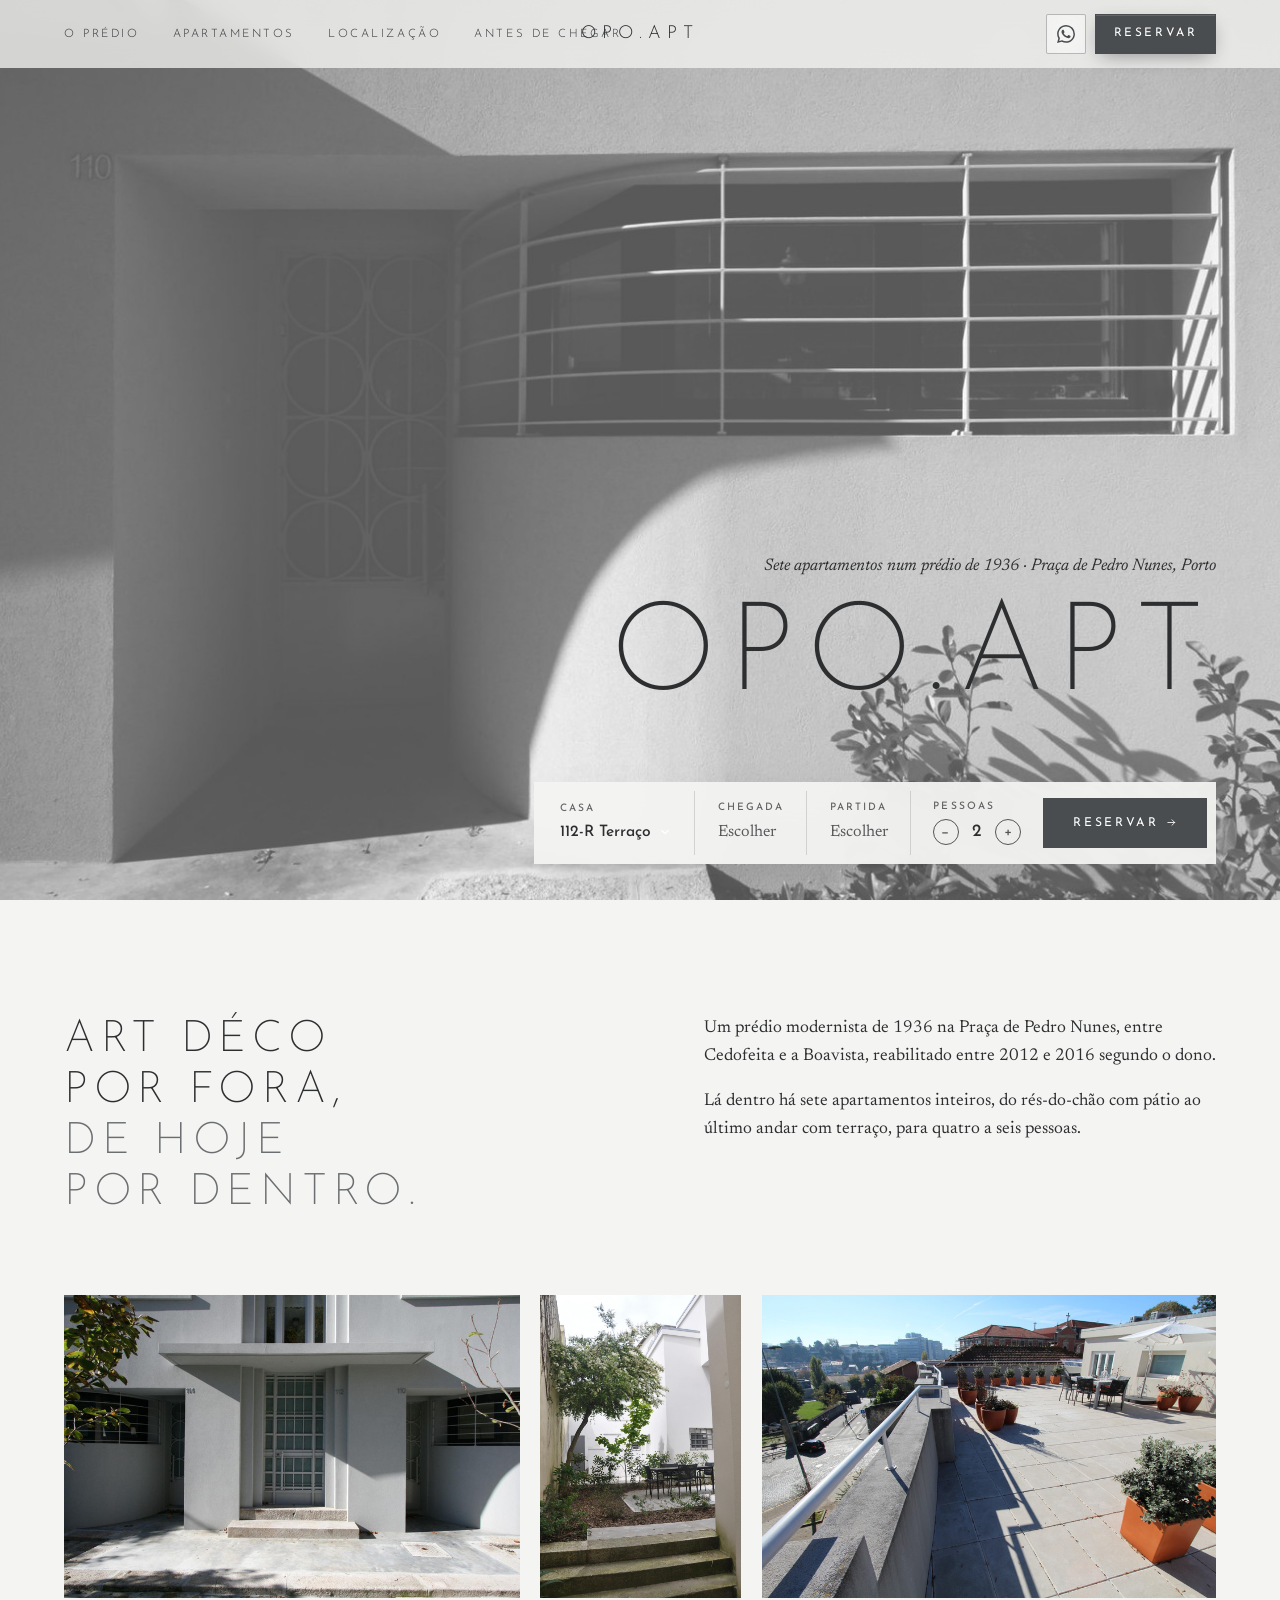
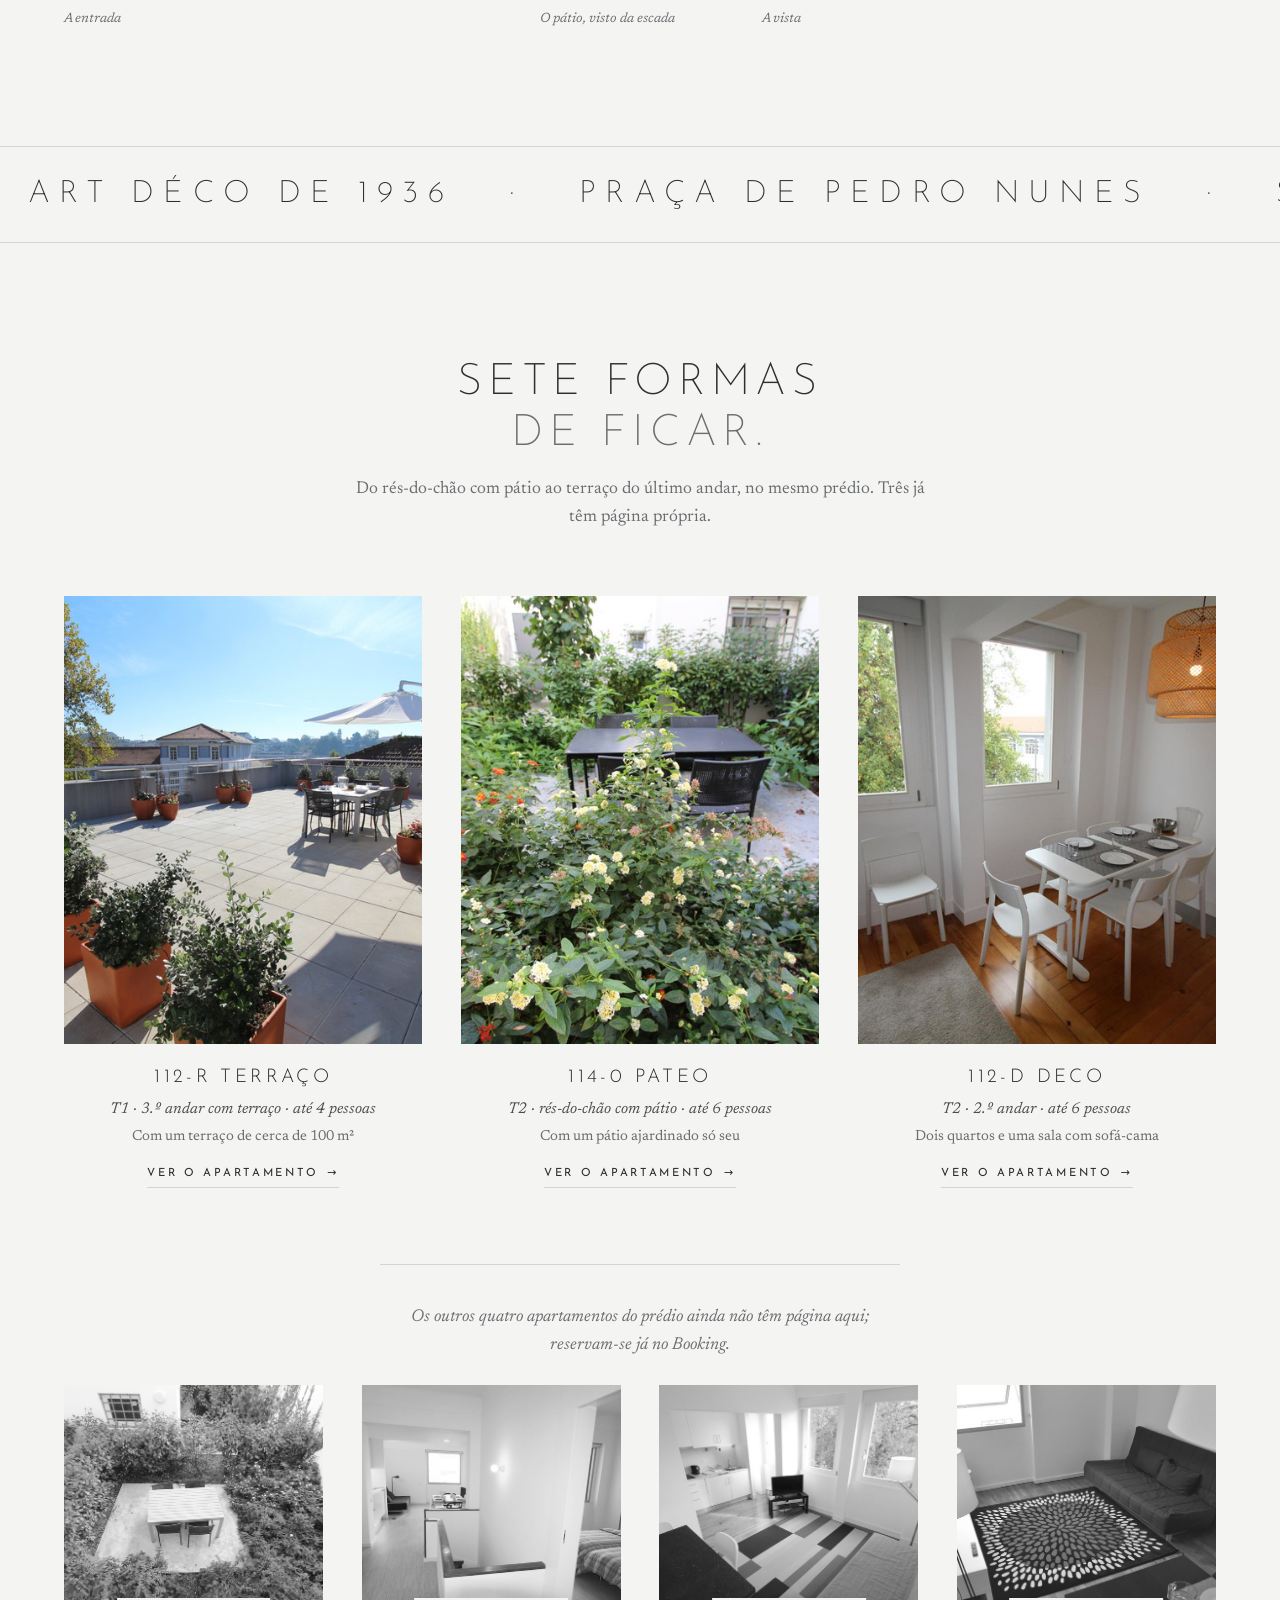
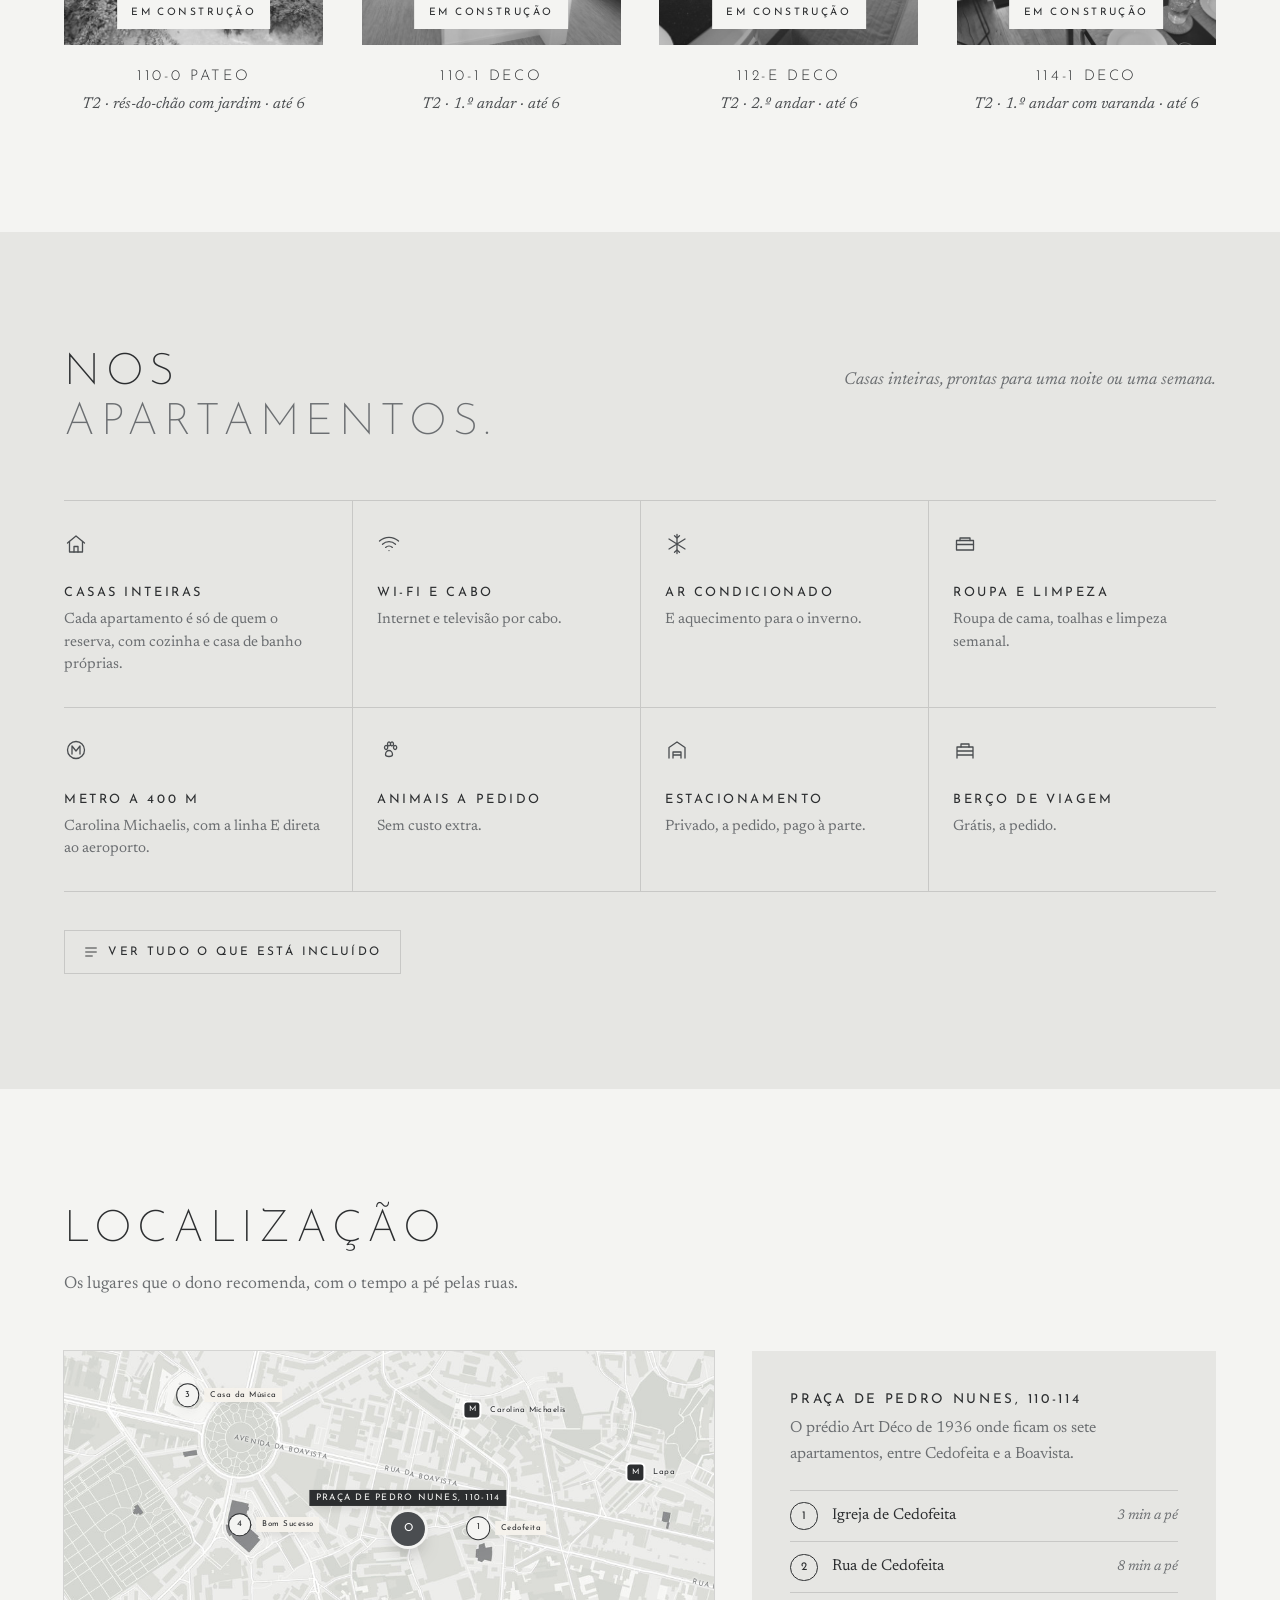
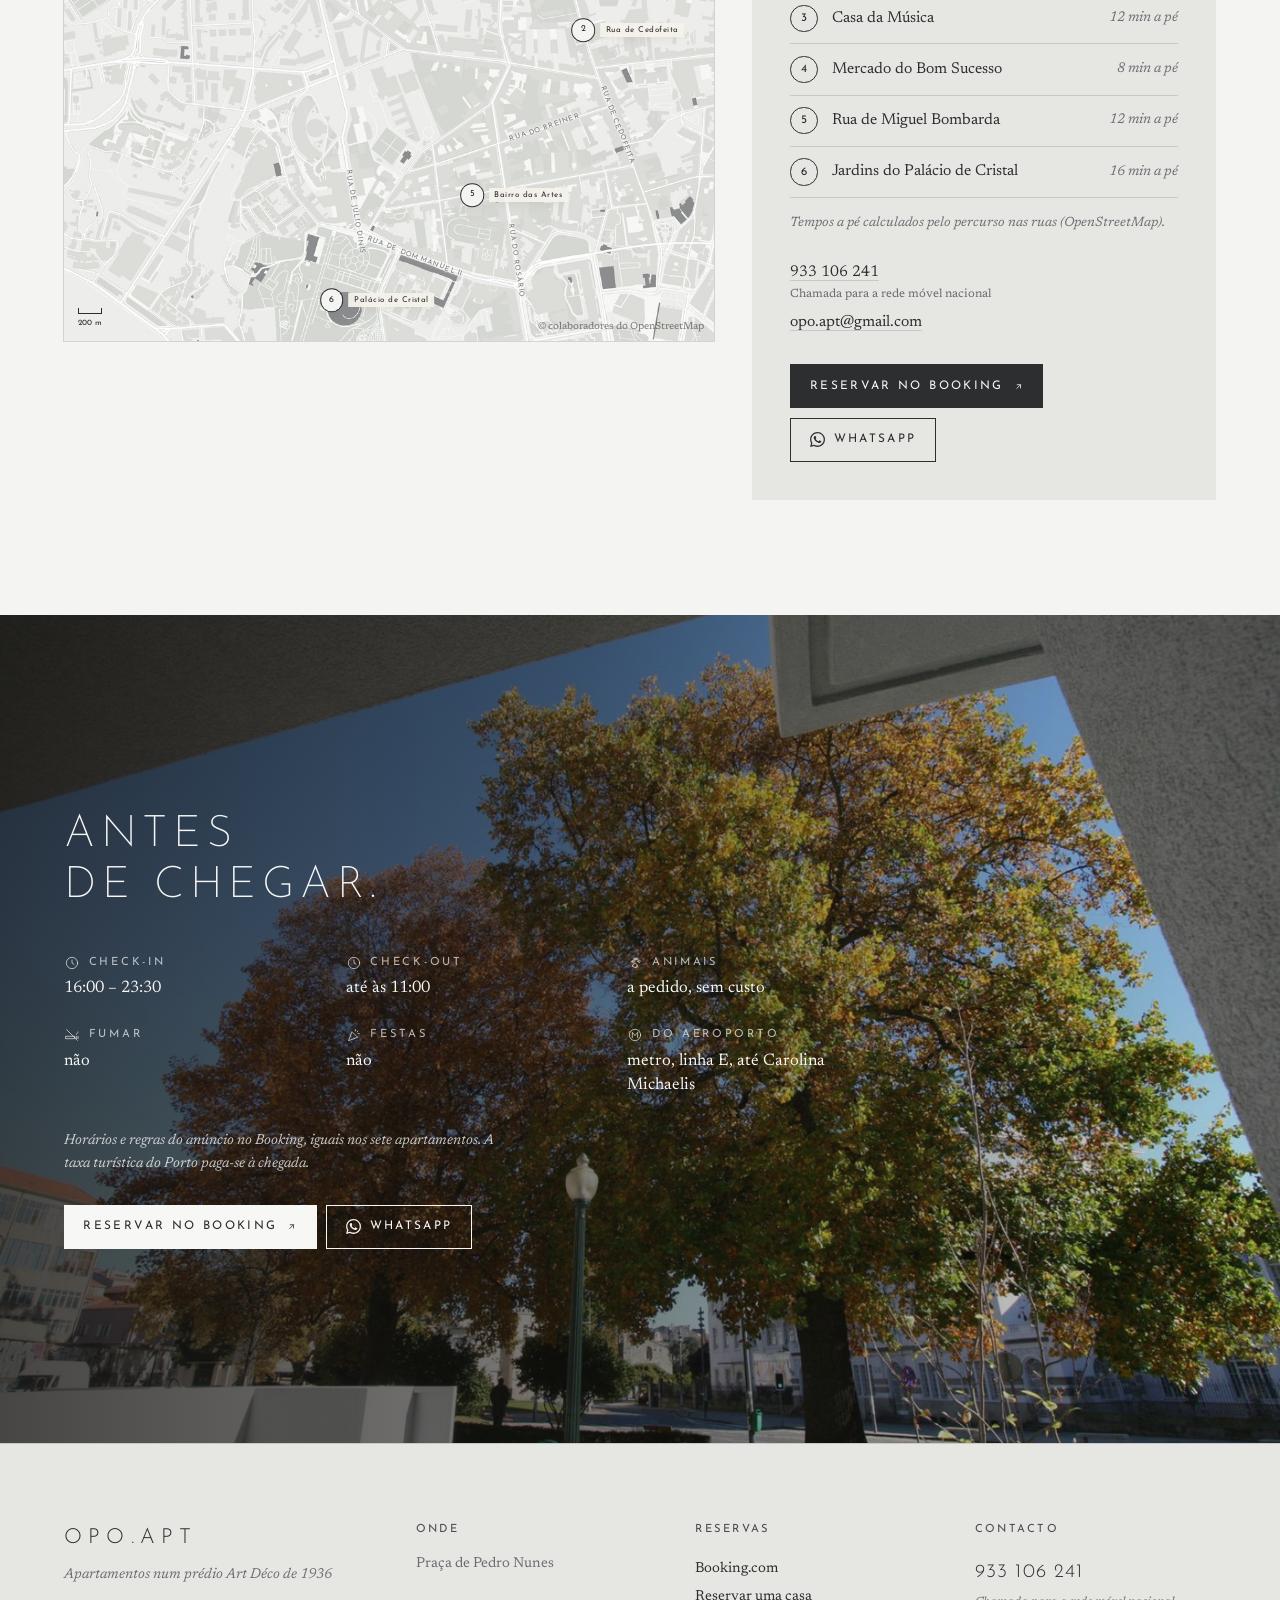
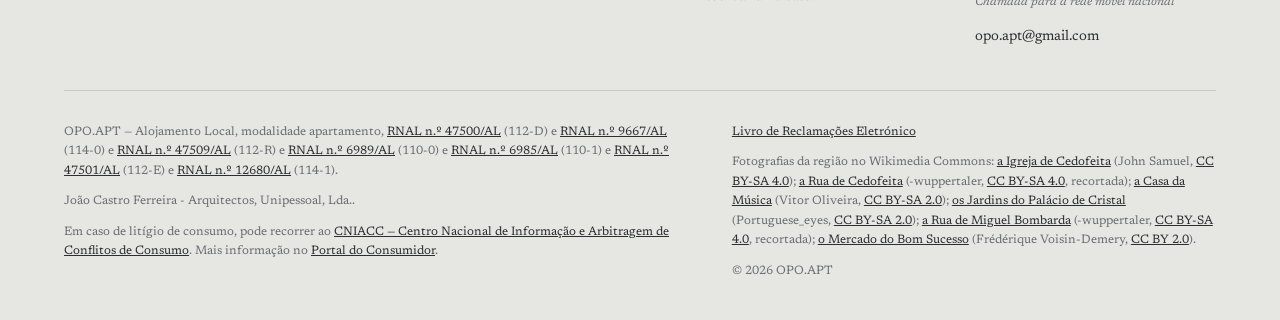
<file: site/index.html>
<!doctype html>
<html lang="pt-PT">
<head>
<meta charset="utf-8">
<meta name="viewport" content="width=device-width, initial-scale=1">
<title>OPO.APT — Apartamentos num prédio Art Déco no Porto</title>
<meta name="description" content="Sete apartamentos inteiros num prédio Art Déco de 1936 na Praça de Pedro Nunes, no Porto: do rés-do-chão com pátio ao terraço do último andar.">
<meta property="og:title" content="OPO.APT — Apartamentos num prédio Art Déco no Porto">
<meta property="og:description" content="Sete apartamentos inteiros num prédio Art Déco de 1936 na Praça de Pedro Nunes, no Porto: do rés-do-chão com pátio ao terraço do último andar.">
<meta property="og:image" content="assets/img/h-landing-1400.jpg">
<meta name="robots" content="noindex">
<meta name="theme-color" content="#f4f4f2">
<link rel="icon" href="data:image/svg+xml,%3Csvg xmlns='http://www.w3.org/2000/svg' viewBox='0 0 32 32'%3E%3Crect width='32' height='32' rx='6' fill='%232c2e30'/%3E%3Ctext x='16' y='22' font-family='Georgia' font-size='17' fill='%23f4f4f2' text-anchor='middle'%3EW%3C/text%3E%3C/svg%3E">
<link rel="preconnect" href="https://fonts.googleapis.com">
<link rel="preconnect" href="https://fonts.gstatic.com" crossorigin>
<link href="https://fonts.googleapis.com/css2?family=Newsreader:ital,opsz,wght@0,6..72,300;0,6..72,400;1,6..72,300;1,6..72,400&family=Josefin+Sans:wght@200;300;400&display=swap" rel="stylesheet">
<link rel="stylesheet" href="assets/base.css">
<link rel="stylesheet" href="assets/tema.css">
<link rel="stylesheet" href="assets/agencia.css">
<link rel="stylesheet" href="assets/agencia-arco.css">
</head>
<body class="w-landing a-landing w-hero-claro a-site">
<a class="saltar" href="#conteudo">Saltar para o conteúdo</a>

<header class="topo topo--centro w-topo" id="topo">
  <nav class="topo__nav" aria-label="Secções">
    <a href="#predio">O prédio</a>
    <a href="#casas">Apartamentos</a>
    <a href="#bairro">Localização</a>
    <a href="#regras">Antes de chegar</a>
  </nav>
  <a class="topo__marca" href="#inicio" aria-label="OPO.APT, início">OPO.APT</a>
  <div class="topo__res"><a class="topo__wpp" href="https://wa.me/351933106241?text=Ol%C3%A1%21%20Gostava%20de%20saber%20a%20disponibilidade%20para%20uma%20das%20vossas%20casas%20no%20Porto." target="_blank" rel="noopener" aria-label="Falar por WhatsApp"><svg class="i-wpp" viewBox="0 0 24 24" aria-hidden="true"><path d="M17.47 14.38c-.3-.15-1.76-.87-2.03-.97-.27-.1-.47-.15-.67.15-.2.3-.77.97-.94 1.16-.17.2-.35.22-.64.08-.3-.15-1.26-.46-2.39-1.48-.88-.79-1.48-1.76-1.65-2.06-.17-.3-.02-.46.13-.61.13-.13.3-.35.45-.52.15-.17.2-.3.3-.5.1-.2.05-.37-.03-.52-.07-.15-.67-1.61-.92-2.2-.24-.58-.49-.5-.67-.51h-.57c-.2 0-.52.07-.79.37-.27.3-1.04 1.02-1.04 2.48s1.07 2.88 1.21 3.07c.15.2 2.1 3.2 5.08 4.49.71.31 1.26.49 1.7.63.71.22 1.36.19 1.87.12.57-.09 1.76-.72 2-1.41.25-.7.25-1.29.18-1.41-.08-.13-.27-.2-.57-.35ZM12.05 21.79h-.01a9.87 9.87 0 0 1-5.03-1.38l-.36-.21-3.74.98 1-3.65-.24-.37a9.86 9.86 0 0 1-1.51-5.26c0-5.45 4.44-9.88 9.89-9.88 2.64 0 5.12 1.03 6.99 2.9a9.82 9.82 0 0 1 2.89 6.99c0 5.45-4.44 9.88-9.88 9.88Zm8.41-18.3A11.82 11.82 0 0 0 12.05 0C5.5 0 .16 5.34.16 11.89c0 2.1.55 4.14 1.59 5.95L.06 24l6.3-1.65a11.88 11.88 0 0 0 5.68 1.45h.01c6.55 0 11.89-5.34 11.89-11.9a11.82 11.82 0 0 0-3.48-8.41Z"/></svg></a><a class="botao botao--topo" href="#reservar">Reservar</a></div>
</header>

<main id="conteudo">

<section class="hero a-hero a-hero--escuro a-hero--direita" id="inicio" style="--foco:50% 50%;--foco-tm:70% 50%">
  <figure class="a-hero__f"><img src="assets/img/h-landing-2000.jpg" srcset="assets/img/h-landing-800.jpg 800w, assets/img/h-landing-1400.jpg 1400w, assets/img/h-landing-2000.jpg 2000w, assets/img/h-landing.jpg 3000w" sizes="max(100vw, calc(100svh * 1.527))" alt="Pormenor da fachada Art Déco: a janela curva com grades e a sombra na parede" width="3000" height="1964" decoding="async"></figure>
  <div class="largura a-hero__ecra">
    <h1 class="a-hero__nome"><span>OPO.APT</span></h1>
    <p class="a-hero__linha">Sete apartamentos num prédio de 1936 · Praça de Pedro Nunes, Porto</p>
  </div>
  <div class="largura a-hero__pe">
    
    <form class="rb rb--barra-claro" id="reservar" data-casas="[{&quot;url&quot;: &quot;https://www.booking.com/hotel/pt/opo-apt-art-da-c-co-apartments-in-oporto-s-center.pt-pt.html&quot;, &quot;max&quot;: 4, &quot;nome&quot;: &quot;112-R Terraço&quot;}, {&quot;url&quot;: &quot;https://www.booking.com/hotel/pt/opo-apt-art-da-c-co-apartments-in-oporto-s-center.pt-pt.html&quot;, &quot;max&quot;: 6, &quot;nome&quot;: &quot;114-0 Pateo&quot;}, {&quot;url&quot;: &quot;https://www.booking.com/hotel/pt/opo-apt-art-da-c-co-apartments-in-oporto-s-center.pt-pt.html&quot;, &quot;max&quot;: 6, &quot;nome&quot;: &quot;112-D Deco&quot;}]" data-sel="0">
      <label class="rb__campo rb__casa"><span>Casa</span><select aria-label="Casa"><option value="0" selected>112-R Terraço</option><option value="1">114-0 Pateo</option><option value="2">112-D Deco</option></select></label><button type="button" class="rb__campo" data-campo="in"><span>Chegada</span><b>Escolher</b></button>
      <button type="button" class="rb__campo" data-campo="out"><span>Partida</span><b>Escolher</b></button>
      <div class="rb__campo rb__pessoas"><span>Pessoas</span><div><button type="button" data-passo="-1" aria-label="Menos uma pessoa">−</button><output>2</output><button type="button" data-passo="1" aria-label="Mais uma pessoa">+</button></div></div>
      <a class="botao botao--seta rb__ir" href="https://www.booking.com/hotel/pt/opo-apt-art-da-c-co-apartments-in-oporto-s-center.pt-pt.html" target="_blank" rel="noopener">Reservar</a>
      <div class="rb__cal" hidden></div>
    </form>
  </div>
</section>

<section class="a-sec a-predio" id="predio" aria-labelledby="predio-t">
  <div class="largura">
    <div class="a-predio__cab"><h2 class="a-tit" id="predio-t">Art Déco por fora,<span>de hoje por dentro.</span></h2><div class="a-texto"><p>Um prédio modernista de 1936 na Praça de Pedro Nunes, entre Cedofeita e a Boavista, reabilitado entre 2012 e 2016 segundo o dono.</p><p>Lá dentro há sete apartamentos inteiros, do rés-do-chão com pátio ao último andar com terraço, para quatro a seis pessoas.</p></div></div>
    <div class="a-fila"><figure class="a-fila__f" style="--ar:1.5060"><button type="button" class="a-fila__b" data-visor="predio" data-indice="0" aria-label="Ver em grande: Entrada do edifício com porta de vidro em grelha e degraus"><img src="assets/img/p-fachada-3-1400.jpg" srcset="assets/img/p-fachada-3-800.jpg 800w, assets/img/p-fachada-3-1400.jpg 1400w, assets/img/p-fachada-3-2000.jpg 2000w, assets/img/p-fachada-3.jpg 3000w" sizes="(max-width: 760px) 92vw, 40vw" alt="Entrada do edifício com porta de vidro em grelha e degraus" width="3000" height="1992" loading="lazy" decoding="async"></button><figcaption>A entrada</figcaption></figure><figure class="a-fila__f" style="--ar:0.6640"><button type="button" class="a-fila__b" data-visor="predio" data-indice="1" aria-label="Ver em grande: Pátio visto da escada de pedra, com a árvore e a mesa ao fundo"><img src="assets/img/p-jardim-5-1400.jpg" srcset="assets/img/p-jardim-5-800.jpg 800w, assets/img/p-jardim-5-1400.jpg 1400w, assets/img/p-jardim-5.jpg 1992w" sizes="(max-width: 760px) 92vw, 40vw" alt="Pátio visto da escada de pedra, com a árvore e a mesa ao fundo" width="1992" height="3000" loading="lazy" decoding="async"></button><figcaption>O pátio, visto da escada</figcaption></figure><figure class="a-fila__f" style="--ar:1.5006"><button type="button" class="a-fila__b" data-visor="predio" data-indice="2" aria-label="Ver em grande: O muro do terraço e os vasos em perspetiva, ao sol, com vista ampla sobre a cidade."><img src="assets/img/r-terraco-5-800.jpg" srcset="assets/img/r-terraco-5-800.jpg 800w, assets/img/r-terraco-5.jpg 1280w" sizes="(max-width: 760px) 92vw, 40vw" alt="O muro do terraço e os vasos em perspetiva, ao sol, com vista ampla sobre a cidade." width="1280" height="853" loading="lazy" decoding="async"></button><figcaption>A vista</figcaption></figure></div>
  </div>
</section>

<div class="a-faixa" aria-label="Art Déco de 1936 · Praça de Pedro Nunes · Sete apartamentos inteiros · Metro a 400 m"><div class="a-faixa__pista" aria-hidden="true"><span>Art Déco de 1936</span><i aria-hidden="true">·</i><span>Praça de Pedro Nunes</span><i aria-hidden="true">·</i><span>Sete apartamentos inteiros</span><i aria-hidden="true">·</i><span>Metro a 400 m</span><i aria-hidden="true">·</i><span>Art Déco de 1936</span><i aria-hidden="true">·</i><span>Praça de Pedro Nunes</span><i aria-hidden="true">·</i><span>Sete apartamentos inteiros</span><i aria-hidden="true">·</i><span>Metro a 400 m</span><i aria-hidden="true">·</i><span>Art Déco de 1936</span><i aria-hidden="true">·</i><span>Praça de Pedro Nunes</span><i aria-hidden="true">·</i><span>Sete apartamentos inteiros</span><i aria-hidden="true">·</i><span>Metro a 400 m</span><i aria-hidden="true">·</i><span>Art Déco de 1936</span><i aria-hidden="true">·</i><span>Praça de Pedro Nunes</span><i aria-hidden="true">·</i><span>Sete apartamentos inteiros</span><i aria-hidden="true">·</i><span>Metro a 400 m</span><i aria-hidden="true">·</i></div></div>

<section class="a-sec a-formas" id="casas" aria-labelledby="casas-t">
  <div class="largura">
    <header class="a-cab a-cab--centro"><h2 class="a-tit" id="casas-t">Sete formas<span>de ficar.</span></h2><p class="a-frase">Do rés-do-chão com pátio ao terraço do último andar, no mesmo prédio. Três já têm página própria.</p></header>
    <ul class="a-arcos a-arcos--3"><li class="a-arco a-arco--premium"><a href="112-r-terraco/index.html"><figure class="a-arco__f"><img src="assets/img/r-terraco-4-800.jpg" srcset="assets/img/r-terraco-4-800.jpg 800w, assets/img/r-terraco-4.jpg 1280w" sizes="(max-width: 760px) 80vw, 28vw" alt="O terraço ao sol, com vasos, mesa, chapéu-de-sol e os telhados e o rio ao fundo." width="1280" height="853" loading="lazy" decoding="async"></figure>
        <h3>112-R Terraço</h3>
        <p class="a-arco__linha">T1 · 3.º andar com terraço · até 4 pessoas</p>
        <p class="a-arco__sub">Com um terraço de cerca de 100 m²</p>
        <span class="a-arco__ir">Ver o apartamento <span class="w-seta" aria-hidden="true">→</span></span></a></li><li class="a-arco a-arco--destaque"><a href="114-0-pateo/index.html"><figure class="a-arco__f"><img src="assets/img/p-jardim-2-800.jpg" srcset="assets/img/p-jardim-2-800.jpg 800w, assets/img/p-jardim-2.jpg 1280w" sizes="(max-width: 760px) 80vw, 28vw" alt="Mesa de exterior atrás de lantanas floridas, com o muro branco do edifício ao fundo" width="1280" height="853" loading="lazy" decoding="async"></figure>
        <h3>114-0 Pateo</h3>
        <p class="a-arco__linha">T2 · rés-do-chão com pátio · até 6 pessoas</p>
        <p class="a-arco__sub">Com um pátio ajardinado só seu</p>
        <span class="a-arco__ir">Ver o apartamento <span class="w-seta" aria-hidden="true">→</span></span></a></li><li class="a-arco a-arco--base"><a href="112-d-deco/index.html"><figure class="a-arco__f"><img src="assets/img/d-jantar-1400.jpg" srcset="assets/img/d-jantar-800.jpg 800w, assets/img/d-jantar-1400.jpg 1400w, assets/img/d-jantar-2000.jpg 2000w, assets/img/d-jantar.jpg 3000w" sizes="(max-width: 760px) 80vw, 28vw" alt="Sala de jantar com mesa posta, candeeiro de vime e janelas sobre as árvores da praça" width="3000" height="2000" loading="lazy" decoding="async"></figure>
        <h3>112-D Deco</h3>
        <p class="a-arco__linha">T2 · 2.º andar · até 6 pessoas</p>
        <p class="a-arco__sub">Dois quartos e uma sala com sofá-cama</p>
        <span class="a-arco__ir">Ver o apartamento <span class="w-seta" aria-hidden="true">→</span></span></a></li></ul>
    <p class="a-formas__breve">Os outros quatro apartamentos do prédio ainda não têm página aqui; reservam-se já no Booking.</p>
    <ul class="a-arcos a-arcos--4"><li class="a-arco a-arco--breve"><div><figure class="a-arco__f"><img src="assets/img/u-1100-800.jpg" srcset="assets/img/u-1100-800.jpg 800w, assets/img/u-1100.jpg 1280w" sizes="(max-width: 760px) 44vw, 20vw" alt="Fotografia do apartamento 110-0 Pateo, no prédio da Praça de Pedro Nunes" width="1280" height="853" loading="lazy" decoding="async"><span class="a-arco__selo">Em construção</span></figure>
        <h3>110-0 Pateo</h3>
        <p class="a-arco__linha">T2 · rés-do-chão com jardim · até 6</p>
        
        </div></li><li class="a-arco a-arco--breve"><div><figure class="a-arco__f"><img src="assets/img/u-1101-800.jpg" srcset="assets/img/u-1101-800.jpg 800w, assets/img/u-1101.jpg 1280w" sizes="(max-width: 760px) 44vw, 20vw" alt="Fotografia do apartamento 110-1 Deco, no prédio da Praça de Pedro Nunes" width="1280" height="853" loading="lazy" decoding="async"><span class="a-arco__selo">Em construção</span></figure>
        <h3>110-1 Deco</h3>
        <p class="a-arco__linha">T2 · 1.º andar · até 6</p>
        
        </div></li><li class="a-arco a-arco--breve"><div><figure class="a-arco__f"><img src="assets/img/u-112e-800.jpg" srcset="assets/img/u-112e-800.jpg 800w, assets/img/u-112e.jpg 1280w" sizes="(max-width: 760px) 44vw, 20vw" alt="Fotografia do apartamento 112-E Deco, no prédio da Praça de Pedro Nunes" width="1280" height="853" loading="lazy" decoding="async"><span class="a-arco__selo">Em construção</span></figure>
        <h3>112-E Deco</h3>
        <p class="a-arco__linha">T2 · 2.º andar · até 6</p>
        
        </div></li><li class="a-arco a-arco--breve"><div><figure class="a-arco__f"><img src="assets/img/u-1141-800.jpg" srcset="assets/img/u-1141-800.jpg 800w, assets/img/u-1141.jpg 1280w" sizes="(max-width: 760px) 44vw, 20vw" alt="Fotografia do apartamento 114-1 Deco, no prédio da Praça de Pedro Nunes" width="1280" height="850" loading="lazy" decoding="async"><span class="a-arco__selo">Em construção</span></figure>
        <h3>114-1 Deco</h3>
        <p class="a-arco__linha">T2 · 1.º andar com varanda · até 6</p>
        
        </div></li></ul>
  </div>
</section>

<section class="a-sec a-sec--2 a-incl" id="incluido" aria-labelledby="incl-t">
  <div class="largura">
    <div class="a-incl__cab"><h2 class="a-tit" id="incl-t">Nos<span>apartamentos.</span></h2><p class="a-frase a-frase--it">Casas inteiras, prontas para uma noite ou uma semana.</p></div>
    <ul class="a-grelha"><li><svg viewBox="0 0 24 24" aria-hidden="true"><path d="M3.5 11L12 4l8.5 7"/><path d="M5.5 9.5V20h13V9.5"/><path d="M10 20v-5.5h4V20"/></svg><h3>Casas inteiras</h3><p>Cada apartamento é só de quem o reserva, com cozinha e casa de banho próprias.</p></li><li><svg viewBox="0 0 24 24" aria-hidden="true"><path d="M2.5 9a14 14 0 0 1 19 0M5.5 12.2a9.5 9.5 0 0 1 13 0M8.6 15.4a5 5 0 0 1 6.8 0"/><path d="M12 18.6h.01"/></svg><h3>Wi-Fi e cabo</h3><p>Internet e televisão por cabo.</p></li><li><svg viewBox="0 0 24 24" aria-hidden="true"><path d="M12 2.5v19M4 7l16 10M20 7L4 17"/><path d="M9.5 3.8L12 6l2.5-2.2M9.5 20.2L12 18l2.5 2.2"/></svg><h3>Ar condicionado</h3><p>E aquecimento para o inverno.</p></li><li><svg viewBox="0 0 24 24" aria-hidden="true"><path d="M3.5 8.5h17v9.5h-17z"/><path d="M3.5 12.5h17M7 8.5V6h10v2.5"/></svg><h3>Roupa e limpeza</h3><p>Roupa de cama, toalhas e limpeza semanal.</p></li><li><svg viewBox="0 0 24 24" aria-hidden="true"><circle cx="12" cy="12" r="8.5"/><path d="M8 16V8l4 5 4-5v8"/></svg><h3>Metro a 400 m</h3><p>Carolina Michaelis, com a linha E direta ao aeroporto.</p></li><li><svg viewBox="0 0 24 24" aria-hidden="true"><path d="M7.5 9.5a1.6 2 0 1 0 0-.1zM16.5 9.5a1.6 2 0 1 0 0-.1zM10.5 6a1.5 1.9 0 1 0 0-.1zM13.5 6a1.5 1.9 0 1 0 0-.1z"/><path d="M8.5 16.5c0-2.2 1.6-4 3.5-4s3.5 1.8 3.5 4c0 1.6-1.5 2-3.5 2s-3.5-.4-3.5-2z"/></svg><h3>Animais a pedido</h3><p>Sem custo extra.</p></li><li><svg viewBox="0 0 24 24" aria-hidden="true"><path d="M4 20V9.5L12 4l8 5.5V20"/><path d="M8 20v-6h8v6M8 17h8"/></svg><h3>Estacionamento</h3><p>Privado, a pedido, pago à parte.</p></li><li><svg viewBox="0 0 24 24" aria-hidden="true"><path d="M4 9h16v8H4zM4 17v3M20 17v3M4 13h16"/><path d="M8 9V6h8v3"/></svg><h3>Berço de viagem</h3><p>Grátis, a pedido.</p></li></ul>
    <button type="button" class="a-bt a-bt--linha" data-folha-abre="folha-incl"><svg viewBox="0 0 24 24" aria-hidden="true"><path d="M4 6h16M4 12h16M4 18h10"/></svg>Ver tudo o que está incluído</button>
  </div>
</section>

<section class="a-sec a-onde" id="bairro" aria-labelledby="bairro-t">
  <div class="largura">
    <header class="a-cab "><h2 class="a-tit" id="bairro-t">Localização</h2><p class="a-frase">Os lugares que o dono recomenda, com o tempo a pé pelas ruas.</p></header>
    <div class="a-onde__g">
      <figure class="e-mapa a-mapa" style="--ar:1.1001">
        <img src="assets/img/mapa-porto.jpg" srcset="assets/img/mapa-porto-800.jpg 1000w, assets/img/mapa-porto.jpg 2000w" sizes="(max-width: 900px) 100vw, 58vw" alt="Mapa do bairro à volta da Praça de Pedro Nunes, 110-114, com as ruas, o metro e os lugares a pé" width="2000" height="1818" loading="lazy">
        <span class="e-rua" style="left:85.08%;top:63.3%;--a:68.6deg">Rua de Cedofeita</span><span class="e-rua" style="left:33.38%;top:16.4%;--a:12.2deg">Avenida da Boavista</span><span class="e-rua" style="left:55.03%;top:21.26%;--a:12.9deg">Rua da Boavista</span><span class="e-rua" style="left:104.89%;top:41.38%;--a:13.8deg">Rua de Álvares Cabral</span><span class="e-rua" style="left:44.77%;top:78.0%;--a:80.3deg">Rua de Júlio Dinis</span><span class="e-rua" style="left:74.07%;top:63.84%;--a:-18.7deg">Rua do Breiner</span><span class="e-rua" style="left:54.11%;top:85.73%;--a:20.8deg">Rua de Dom Manuel II</span><span class="e-rua" style="left:69.54%;top:86.41%;--a:81.6deg">Rua do Rosário</span><span class="e-pin e-pin--est e-pin--metro e-pin--d" style="left:62.84%;top:9.96%"><b>M</b><span class="e-pin__n">Carolina Michaelis</span></span><span class="e-pin e-pin--est e-pin--metro e-pin--d" style="left:87.95%;top:20.56%"><b>M</b><span class="e-pin__n">Lapa</span></span><span class="e-pin e-pin--lugar e-pin--d" style="left:63.78%;top:29.96%" data-b="cedofeita"><b>1</b><span class="e-pin__n">Cedofeita</span></span><span class="e-pin e-pin--lugar e-pin--d" style="left:79.96%;top:47.24%" data-b="rua-cedofeita"><b>2</b><span class="e-pin__n">Rua de Cedofeita</span></span><span class="e-pin e-pin--lugar e-pin--d" style="left:19.06%;top:7.48%" data-b="casa-musica"><b>3</b><span class="e-pin__n">Casa da Música</span></span><span class="e-pin e-pin--lugar e-pin--d" style="left:27.07%;top:29.40%" data-b="bom-sucesso"><b>4</b><span class="e-pin__n">Bom Sucesso</span></span><span class="e-pin e-pin--lugar e-pin--d" style="left:62.82%;top:75.18%" data-b="bombarda"><b>5</b><span class="e-pin__n">Bairro das Artes</span></span><span class="e-pin e-pin--lugar e-pin--d" style="left:41.24%;top:92.98%" data-b="cristal"><b>6</b><span class="e-pin__n">Palácio de Cristal</span></span><span class="e-pin e-pin--predio e-pin--c" style="left:52.96%;top:30.12%"><b>O</b><span class="e-pin__n">Praça de Pedro Nunes, 110-114</span></span>
        <span class="e-escala" style="--l:11.76%"><i></i>200 m</span>
        <figcaption>© colaboradores do OpenStreetMap</figcaption>
      </figure>
      <div class="a-onde__t">
        <p class="a-onde__mor"><b>Praça de Pedro Nunes, 110-114</b>O prédio Art Déco de 1936 onde ficam os sete apartamentos, entre Cedofeita e a Boavista.</p>
        <ol class="a-lug"><li data-b="cedofeita"><b class="a-lug__n">1</b><span>Igreja de Cedofeita</span><em>3 min a pé</em></li><li data-b="rua-cedofeita"><b class="a-lug__n">2</b><span>Rua de Cedofeita</span><em>8 min a pé</em></li><li data-b="casa-musica"><b class="a-lug__n">3</b><span>Casa da Música</span><em>12 min a pé</em></li><li data-b="bom-sucesso"><b class="a-lug__n">4</b><span>Mercado do Bom Sucesso</span><em>8 min a pé</em></li><li data-b="bombarda"><b class="a-lug__n">5</b><span>Rua de Miguel Bombarda</span><em>12 min a pé</em></li><li data-b="cristal"><b class="a-lug__n">6</b><span>Jardins do Palácio de Cristal</span><em>16 min a pé</em></li></ol>
        <p class="a-nota">Tempos a pé calculados pelo percurso nas ruas (OpenStreetMap).</p>
        <ul class="a-cont"><li><a href="tel:933106241">933 106 241</a> <small>Chamada para a rede móvel nacional</small></li><li><a href="mailto:opo.apt@gmail.com">opo.apt@gmail.com</a></li></ul>
        <div class="a-bts"><a class="a-bt a-bt--cheio" href="https://www.booking.com/hotel/pt/opo-apt-art-da-c-co-apartments-in-oporto-s-center.pt-pt.html" target="_blank" rel="noopener">Reservar no Booking <svg class="w-fora" viewBox="0 0 24 24" aria-hidden="true"><path d="M8 16 16 8M9 8h7v7"/></svg></a><a class="a-bt" href="https://wa.me/351933106241?text=Ol%C3%A1%21%20Gostava%20de%20saber%20a%20disponibilidade%20para%20uma%20das%20vossas%20casas%20no%20Porto." target="_blank" rel="noopener"><svg class="i-wpp" viewBox="0 0 24 24" aria-hidden="true"><path d="M17.47 14.38c-.3-.15-1.76-.87-2.03-.97-.27-.1-.47-.15-.67.15-.2.3-.77.97-.94 1.16-.17.2-.35.22-.64.08-.3-.15-1.26-.46-2.39-1.48-.88-.79-1.48-1.76-1.65-2.06-.17-.3-.02-.46.13-.61.13-.13.3-.35.45-.52.15-.17.2-.3.3-.5.1-.2.05-.37-.03-.52-.07-.15-.67-1.61-.92-2.2-.24-.58-.49-.5-.67-.51h-.57c-.2 0-.52.07-.79.37-.27.3-1.04 1.02-1.04 2.48s1.07 2.88 1.21 3.07c.15.2 2.1 3.2 5.08 4.49.71.31 1.26.49 1.7.63.71.22 1.36.19 1.87.12.57-.09 1.76-.72 2-1.41.25-.7.25-1.29.18-1.41-.08-.13-.27-.2-.57-.35ZM12.05 21.79h-.01a9.87 9.87 0 0 1-5.03-1.38l-.36-.21-3.74.98 1-3.65-.24-.37a9.86 9.86 0 0 1-1.51-5.26c0-5.45 4.44-9.88 9.89-9.88 2.64 0 5.12 1.03 6.99 2.9a9.82 9.82 0 0 1 2.89 6.99c0 5.45-4.44 9.88-9.88 9.88Zm8.41-18.3A11.82 11.82 0 0 0 12.05 0C5.5 0 .16 5.34.16 11.89c0 2.1.55 4.14 1.59 5.95L.06 24l6.3-1.65a11.88 11.88 0 0 0 5.68 1.45h.01c6.55 0 11.89-5.34 11.89-11.9a11.82 11.82 0 0 0-3.48-8.41Z"/></svg>WhatsApp</a></div>
      </div>
    </div>
  </div>
</section>

<section class="a-antes" id="regras" aria-labelledby="antes-t">
  <figure class="a-antes__f"><img src="assets/img/p-vista-2000.jpg" srcset="assets/img/p-vista-800.jpg 800w, assets/img/p-vista-1400.jpg 1400w, assets/img/p-vista-2000.jpg 2000w, assets/img/p-vista.jpg 3000w" sizes="max(100vw, calc(100svh * 1.500))" alt="Copas de árvores do largo em tons de outono, vistas de dentro do edifício" width="3000" height="2000" loading="lazy" decoding="async"></figure>
  <div class="largura a-antes__t">
    <h2 class="a-tit" id="antes-t">Antes<span>de chegar.</span></h2>
    <dl class="a-antes__dl"><div><dt><svg viewBox="0 0 24 24" aria-hidden="true"><circle cx="12" cy="12" r="8.5"/><path d="M12 7.5V12l3 2"/></svg>Check-in</dt><dd>16:00 – 23:30</dd></div><div><dt><svg viewBox="0 0 24 24" aria-hidden="true"><circle cx="12" cy="12" r="8.5"/><path d="M12 7.5V12l3 2"/></svg>Check-out</dt><dd>até às 11:00</dd></div><div><dt><svg viewBox="0 0 24 24" aria-hidden="true"><path d="M7.5 9.5a1.6 2 0 1 0 0-.1zM16.5 9.5a1.6 2 0 1 0 0-.1zM10.5 6a1.5 1.9 0 1 0 0-.1zM13.5 6a1.5 1.9 0 1 0 0-.1z"/><path d="M8.5 16.5c0-2.2 1.6-4 3.5-4s3.5 1.8 3.5 4c0 1.6-1.5 2-3.5 2s-3.5-.4-3.5-2z"/></svg>Animais</dt><dd>a pedido, sem custo</dd></div><div><dt><svg viewBox="0 0 24 24" aria-hidden="true"><path d="M3 14h13v3.5H3zM18.5 14v3.5M21 14v3.5M18.5 11c0-1.6 2.5-1.6 2.5-3.5"/><path d="M4 4l16 16"/></svg>Fumar</dt><dd>não</dd></div><div><dt><svg viewBox="0 0 24 24" aria-hidden="true"><path d="m4 20 5-13 8 8z"/><path d="M14 4v2M18 6l-1.5 1.5M20 10h-2"/></svg>Festas</dt><dd>não</dd></div><div><dt><svg viewBox="0 0 24 24" aria-hidden="true"><circle cx="12" cy="12" r="8.5"/><path d="M8 16V8l4 5 4-5v8"/></svg>Do aeroporto</dt><dd>metro, linha E, até Carolina Michaelis</dd></div></dl>
    <p class="a-antes__nota">Horários e regras do anúncio no Booking, iguais nos sete apartamentos. A taxa turística do Porto paga-se à chegada.</p>
    <div class="a-bts"><a class="a-bt a-bt--cheio" href="https://www.booking.com/hotel/pt/opo-apt-art-da-c-co-apartments-in-oporto-s-center.pt-pt.html" target="_blank" rel="noopener">Reservar no Booking <svg class="w-fora" viewBox="0 0 24 24" aria-hidden="true"><path d="M8 16 16 8M9 8h7v7"/></svg></a><a class="a-bt" href="https://wa.me/351933106241?text=Ol%C3%A1%21%20Gostava%20de%20saber%20a%20disponibilidade%20para%20uma%20das%20vossas%20casas%20no%20Porto." target="_blank" rel="noopener"><svg class="i-wpp" viewBox="0 0 24 24" aria-hidden="true"><path d="M17.47 14.38c-.3-.15-1.76-.87-2.03-.97-.27-.1-.47-.15-.67.15-.2.3-.77.97-.94 1.16-.17.2-.35.22-.64.08-.3-.15-1.26-.46-2.39-1.48-.88-.79-1.48-1.76-1.65-2.06-.17-.3-.02-.46.13-.61.13-.13.3-.35.45-.52.15-.17.2-.3.3-.5.1-.2.05-.37-.03-.52-.07-.15-.67-1.61-.92-2.2-.24-.58-.49-.5-.67-.51h-.57c-.2 0-.52.07-.79.37-.27.3-1.04 1.02-1.04 2.48s1.07 2.88 1.21 3.07c.15.2 2.1 3.2 5.08 4.49.71.31 1.26.49 1.7.63.71.22 1.36.19 1.87.12.57-.09 1.76-.72 2-1.41.25-.7.25-1.29.18-1.41-.08-.13-.27-.2-.57-.35ZM12.05 21.79h-.01a9.87 9.87 0 0 1-5.03-1.38l-.36-.21-3.74.98 1-3.65-.24-.37a9.86 9.86 0 0 1-1.51-5.26c0-5.45 4.44-9.88 9.89-9.88 2.64 0 5.12 1.03 6.99 2.9a9.82 9.82 0 0 1 2.89 6.99c0 5.45-4.44 9.88-9.88 9.88Zm8.41-18.3A11.82 11.82 0 0 0 12.05 0C5.5 0 .16 5.34.16 11.89c0 2.1.55 4.14 1.59 5.95L.06 24l6.3-1.65a11.88 11.88 0 0 0 5.68 1.45h.01c6.55 0 11.89-5.34 11.89-11.9a11.82 11.82 0 0 0-3.48-8.41Z"/></svg>WhatsApp</a></div>
  </div>
</section>

<div class="a-folha" id="folha-incl" role="dialog" aria-modal="true" aria-labelledby="folha-incl-t" hidden>
  <div class="a-folha__fundo" data-folha-fecha></div>
  <div class="a-folha__caixa">
    <header class="a-folha__cab"><h2 id="folha-incl-t">O que está incluído<small>Nos apartamentos da OPO.APT</small></h2><button type="button" class="a-folha__x" data-folha-fecha aria-label="Fechar"><svg viewBox="0 0 24 24"><path d="M5 5l14 14M19 5L5 19"/></svg></button></header>
    <div class="a-folha__corpo"><section class="a-folha__g"><h3>Nos apartamentos</h3><ul><li>Apartamento inteiro, com cozinha e casa de banho próprias</li><li>Wi-Fi e televisão por cabo</li><li>Ar condicionado</li><li>Aquecimento</li><li>Roupa de cama e toalhas</li><li>Limpeza semanal</li></ul></section><section class="a-folha__g"><h3>No prédio</h3><ul><li>Prédio Art Déco de 1936, reabilitado entre 2012 e 2016</li><li>Um apartamento com pátio no rés-do-chão</li><li>Um apartamento com terraço no 3.º andar</li><li>Sem elevador: sobe-se por escadas</li></ul></section><section class="a-folha__g"><h3>A pedido</h3><ul><li>Limpeza extra</li><li>Troca de roupa de cama e toalhas</li><li>Berço de viagem, grátis</li><li>Estacionamento privado, pago à parte</li></ul></section><section class="a-folha__g"><h3>Bom saber</h3><ul><li>Check-in das 16:00 às 23:30</li><li>Check-out até às 11:00</li><li>Não se fuma; não há festas</li><li>Animais a pedido, sem custo</li><li>Taxa turística do Porto paga à chegada</li></ul></section></div>
    <footer class="a-folha__pe"><div class="a-bts"><a class="a-bt a-bt--cheio" href="https://www.booking.com/hotel/pt/opo-apt-art-da-c-co-apartments-in-oporto-s-center.pt-pt.html" target="_blank" rel="noopener">Reservar no Booking <svg class="w-fora" viewBox="0 0 24 24" aria-hidden="true"><path d="M8 16 16 8M9 8h7v7"/></svg></a><a class="a-bt" href="https://wa.me/351933106241?text=Ol%C3%A1%21%20Gostava%20de%20saber%20a%20disponibilidade%20para%20uma%20das%20vossas%20casas%20no%20Porto." target="_blank" rel="noopener"><svg class="i-wpp" viewBox="0 0 24 24" aria-hidden="true"><path d="M17.47 14.38c-.3-.15-1.76-.87-2.03-.97-.27-.1-.47-.15-.67.15-.2.3-.77.97-.94 1.16-.17.2-.35.22-.64.08-.3-.15-1.26-.46-2.39-1.48-.88-.79-1.48-1.76-1.65-2.06-.17-.3-.02-.46.13-.61.13-.13.3-.35.45-.52.15-.17.2-.3.3-.5.1-.2.05-.37-.03-.52-.07-.15-.67-1.61-.92-2.2-.24-.58-.49-.5-.67-.51h-.57c-.2 0-.52.07-.79.37-.27.3-1.04 1.02-1.04 2.48s1.07 2.88 1.21 3.07c.15.2 2.1 3.2 5.08 4.49.71.31 1.26.49 1.7.63.71.22 1.36.19 1.87.12.57-.09 1.76-.72 2-1.41.25-.7.25-1.29.18-1.41-.08-.13-.27-.2-.57-.35ZM12.05 21.79h-.01a9.87 9.87 0 0 1-5.03-1.38l-.36-.21-3.74.98 1-3.65-.24-.37a9.86 9.86 0 0 1-1.51-5.26c0-5.45 4.44-9.88 9.89-9.88 2.64 0 5.12 1.03 6.99 2.9a9.82 9.82 0 0 1 2.89 6.99c0 5.45-4.44 9.88-9.88 9.88Zm8.41-18.3A11.82 11.82 0 0 0 12.05 0C5.5 0 .16 5.34.16 11.89c0 2.1.55 4.14 1.59 5.95L.06 24l6.3-1.65a11.88 11.88 0 0 0 5.68 1.45h.01c6.55 0 11.89-5.34 11.89-11.9a11.82 11.82 0 0 0-3.48-8.41Z"/></svg>WhatsApp</a></div></footer>
  </div>
</div>

</main>

<footer class="rodape">
  <div class="largura rodape__linha">
    <div class="rodape__casa">
      <a href="#inicio" class="rodape__marca">OPO.APT</a>
      <p class="rodape__sub">Apartamentos num prédio Art Déco de 1936</p>
    </div>
    <div class="rodape__onde">
      <h3>Onde</h3>
      <address>Praça de Pedro Nunes</address>
    </div>
    <div class="rodape__reservas">
      <h3>Reservas</h3>
      <a href="https://www.booking.com/hotel/pt/opo-apt-art-da-c-co-apartments-in-oporto-s-center.pt-pt.html" target="_blank" rel="noopener">Booking.com</a><a href="#reservar">Reservar uma casa</a>
    </div>
    <div class="rodape__contacto">
      <h3>Contacto</h3>
      <a class="rodape__tel" href="tel:933106241">933 106 241</a><small>Chamada para a rede móvel nacional</small><a href="mailto:opo.apt@gmail.com">opo.apt@gmail.com</a>
    </div>
  </div>
  <div class="largura rodape__legal">
    <div>
      <p>OPO.APT — Alojamento Local, modalidade apartamento, <a href="https://rnt.turismodeportugal.pt/RNT/RNAL.aspx?nr=47500" target="_blank" rel="noopener">RNAL n.º 47500/AL</a> (112-D) e <a href="https://rnt.turismodeportugal.pt/RNT/RNAL.aspx?nr=9667" target="_blank" rel="noopener">RNAL n.º 9667/AL</a> (114-0) e <a href="https://rnt.turismodeportugal.pt/RNT/RNAL.aspx?nr=47509" target="_blank" rel="noopener">RNAL n.º 47509/AL</a> (112-R) e <a href="https://rnt.turismodeportugal.pt/RNT/RNAL.aspx?nr=6989" target="_blank" rel="noopener">RNAL n.º 6989/AL</a> (110-0) e <a href="https://rnt.turismodeportugal.pt/RNT/RNAL.aspx?nr=6985" target="_blank" rel="noopener">RNAL n.º 6985/AL</a> (110-1) e <a href="https://rnt.turismodeportugal.pt/RNT/RNAL.aspx?nr=47501" target="_blank" rel="noopener">RNAL n.º 47501/AL</a> (112-E) e <a href="https://rnt.turismodeportugal.pt/RNT/RNAL.aspx?nr=12680" target="_blank" rel="noopener">RNAL n.º 12680/AL</a> (114-1).</p>
      <p>João Castro Ferreira - Arquitectos, Unipessoal, Lda..</p>
      <p>Em caso de litígio de consumo, pode recorrer ao <a href="https://www.cniacc.pt" target="_blank" rel="noopener">CNIACC — Centro Nacional de Informação e Arbitragem de Conflitos de Consumo</a>. Mais informação no <a href="https://www.consumidor.gov.pt" target="_blank" rel="noopener">Portal do Consumidor</a>.</p>
    </div>
    <div>
      <p><a href="https://www.livroreclamacoes.pt" target="_blank" rel="noopener">Livro de Reclamações Eletrónico</a></p>
      <p>Fotografias da região no Wikimedia Commons: <a href="https://commons.wikimedia.org/wiki/File:Igreja_de_S%C3%A3o_Martinho_de_Cedofeita_01.jpg" target="_blank" rel="noopener">a Igreja de Cedofeita</a> (John Samuel, <a href="https://creativecommons.org/licenses/by-sa/4.0/" target="_blank" rel="noopener license">CC BY-SA 4.0</a>); <a href="https://commons.wikimedia.org/wiki/File:POR_Porto_Rua_de_Cedofeita_02.jpg" target="_blank" rel="noopener">a Rua de Cedofeita</a> (-wuppertaler, <a href="https://creativecommons.org/licenses/by-sa/4.0/" target="_blank" rel="noopener license">CC BY-SA 4.0</a>, recortada); <a href="https://commons.wikimedia.org/wiki/File:Casa_da_M%C3%BAsica_-_Porto_-_Portugal_(48992083221).jpg" target="_blank" rel="noopener">a Casa da Música</a> (Vitor Oliveira, <a href="https://creativecommons.org/licenses/by-sa/2.0/" target="_blank" rel="noopener license">CC BY-SA 2.0</a>); <a href="https://commons.wikimedia.org/wiki/File:Jardins_do_Pal%C3%A1cio_de_Cristal_-_Porto_-_Portugal.jpg" target="_blank" rel="noopener">os Jardins do Palácio de Cristal</a> (Portuguese_eyes, <a href="https://creativecommons.org/licenses/by-sa/2.0/" target="_blank" rel="noopener license">CC BY-SA 2.0</a>); <a href="https://commons.wikimedia.org/wiki/File:POR_Porto_Rua_Miguel_Bombarda_03.jpg" target="_blank" rel="noopener">a Rua de Miguel Bombarda</a> (-wuppertaler, <a href="https://creativecommons.org/licenses/by-sa/4.0/" target="_blank" rel="noopener license">CC BY-SA 4.0</a>, recortada); <a href="https://commons.wikimedia.org/wiki/File:Mercado_Bom_Sucesso_(38405894432).jpg" target="_blank" rel="noopener">o Mercado do Bom Sucesso</a> (Frédérique Voisin-Demery, <a href="https://creativecommons.org/licenses/by/2.0/" target="_blank" rel="noopener license">CC BY 2.0</a>).</p>
      <p>© 2026 OPO.APT</p>
    </div>
  </div>
</footer>

<nav class="barra" aria-label="Reservar"><a class="barra__wpp" href="https://wa.me/351933106241?text=Ol%C3%A1%21%20Gostava%20de%20saber%20a%20disponibilidade%20para%20uma%20das%20vossas%20casas%20no%20Porto." target="_blank" rel="noopener"><svg class="i-wpp" viewBox="0 0 24 24" aria-hidden="true"><path d="M17.47 14.38c-.3-.15-1.76-.87-2.03-.97-.27-.1-.47-.15-.67.15-.2.3-.77.97-.94 1.16-.17.2-.35.22-.64.08-.3-.15-1.26-.46-2.39-1.48-.88-.79-1.48-1.76-1.65-2.06-.17-.3-.02-.46.13-.61.13-.13.3-.35.45-.52.15-.17.2-.3.3-.5.1-.2.05-.37-.03-.52-.07-.15-.67-1.61-.92-2.2-.24-.58-.49-.5-.67-.51h-.57c-.2 0-.52.07-.79.37-.27.3-1.04 1.02-1.04 2.48s1.07 2.88 1.21 3.07c.15.2 2.1 3.2 5.08 4.49.71.31 1.26.49 1.7.63.71.22 1.36.19 1.87.12.57-.09 1.76-.72 2-1.41.25-.7.25-1.29.18-1.41-.08-.13-.27-.2-.57-.35ZM12.05 21.79h-.01a9.87 9.87 0 0 1-5.03-1.38l-.36-.21-3.74.98 1-3.65-.24-.37a9.86 9.86 0 0 1-1.51-5.26c0-5.45 4.44-9.88 9.89-9.88 2.64 0 5.12 1.03 6.99 2.9a9.82 9.82 0 0 1 2.89 6.99c0 5.45-4.44 9.88-9.88 9.88Zm8.41-18.3A11.82 11.82 0 0 0 12.05 0C5.5 0 .16 5.34.16 11.89c0 2.1.55 4.14 1.59 5.95L.06 24l6.3-1.65a11.88 11.88 0 0 0 5.68 1.45h.01c6.55 0 11.89-5.34 11.89-11.9a11.82 11.82 0 0 0-3.48-8.41Z"/></svg>WhatsApp</a><a class="barra__principal" href="#reservar">Reservar</a></nav>

<div class="visor" id="visor" role="dialog" aria-modal="true" aria-label="Fotografias" hidden>
  <p class="visor__titulo"></p>
  <p class="visor__conta"></p>
  <button type="button" class="visor__fechar" aria-label="Fechar"><svg viewBox="0 0 24 24"><path d="M5 5l14 14M19 5L5 19"/></svg></button>
  <button type="button" class="visor__seta visor__seta--ant" aria-label="Anterior"><svg viewBox="0 0 24 24"><path d="M15 5l-7 7 7 7"/></svg></button>
  <figure class="visor__palco"><img alt=""></figure>
  <button type="button" class="visor__seta visor__seta--seg" aria-label="Seguinte"><svg viewBox="0 0 24 24"><path d="M9 5l7 7-7 7"/></svg></button>
  <ol class="visor__minis" aria-label="Escolher fotografia" data-txt-foto="Fotografia {n}"></ol>
</div>

<script src="assets/series.js"></script>
<script src="assets/motor-parado.js"></script>
<script src="assets/agencia.js"></script>
<script src="assets/agencia-arco.js"></script>
</body>
</html>
</file>
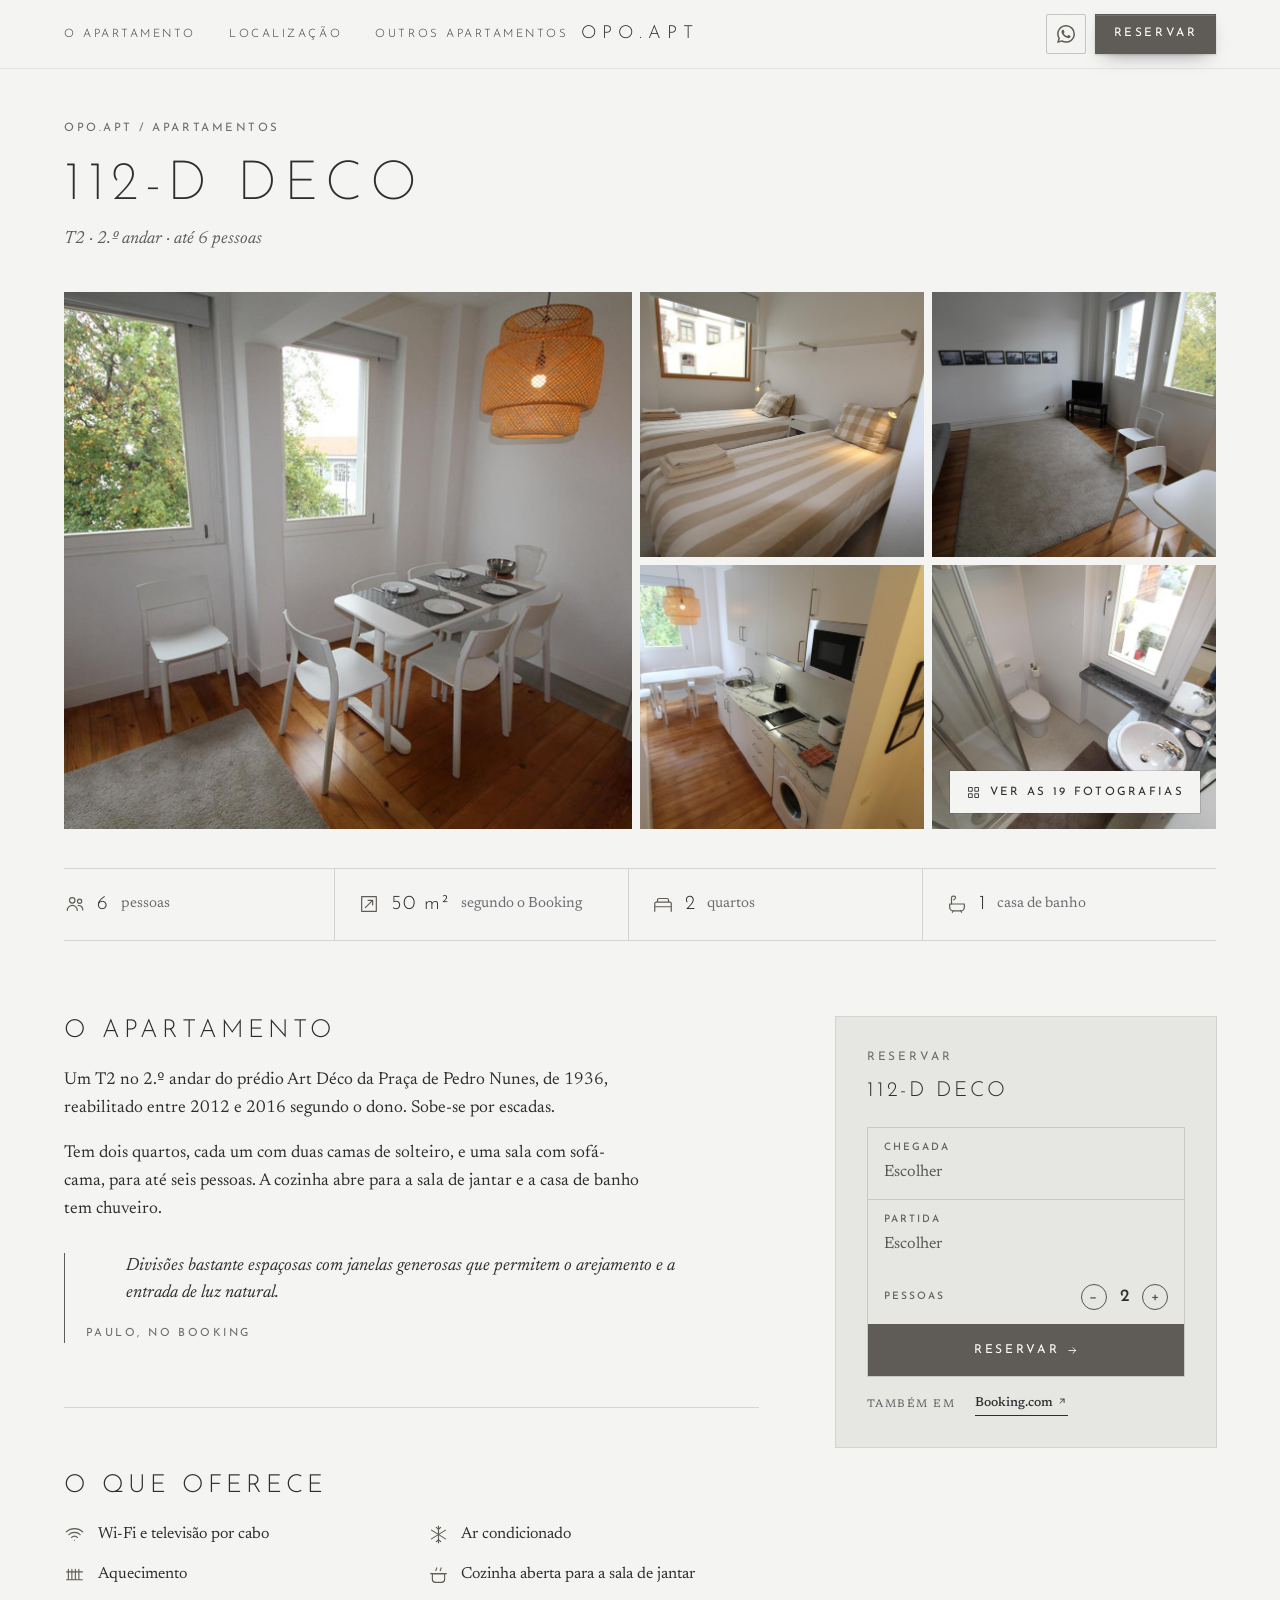
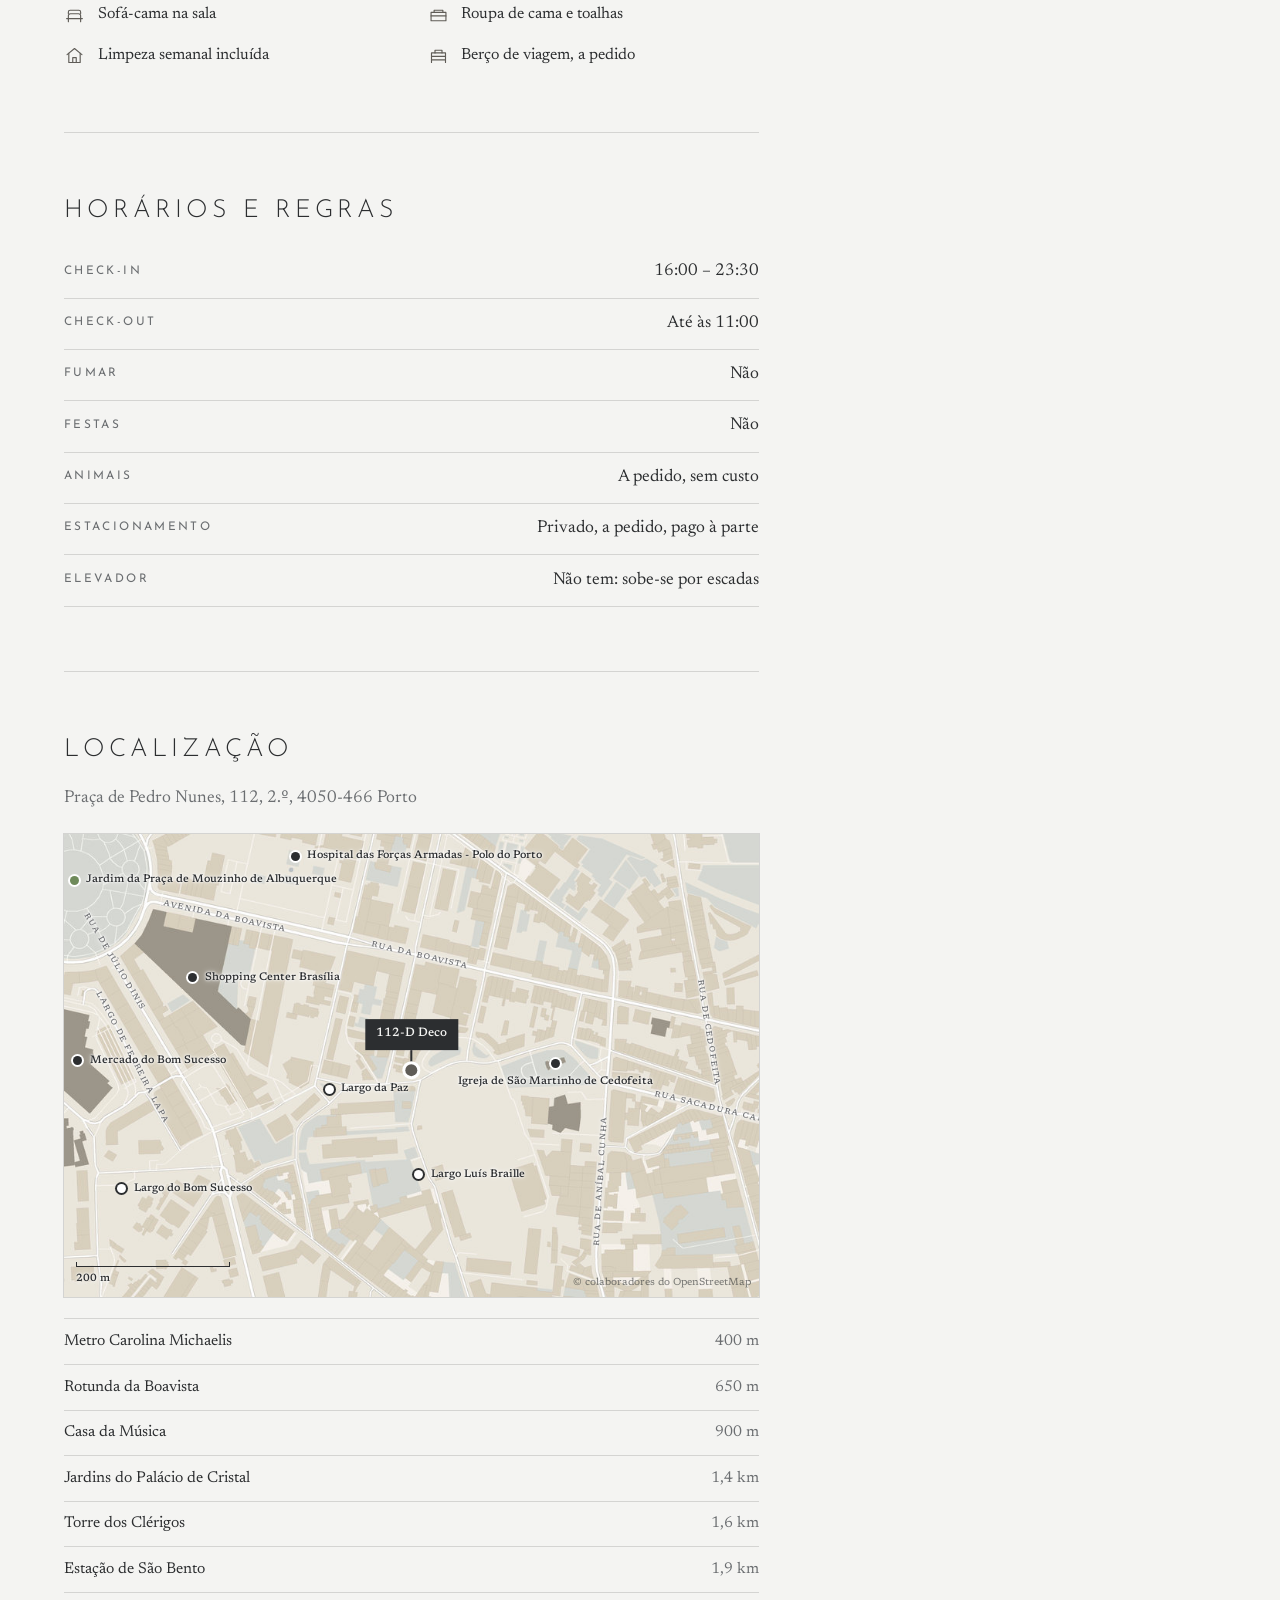
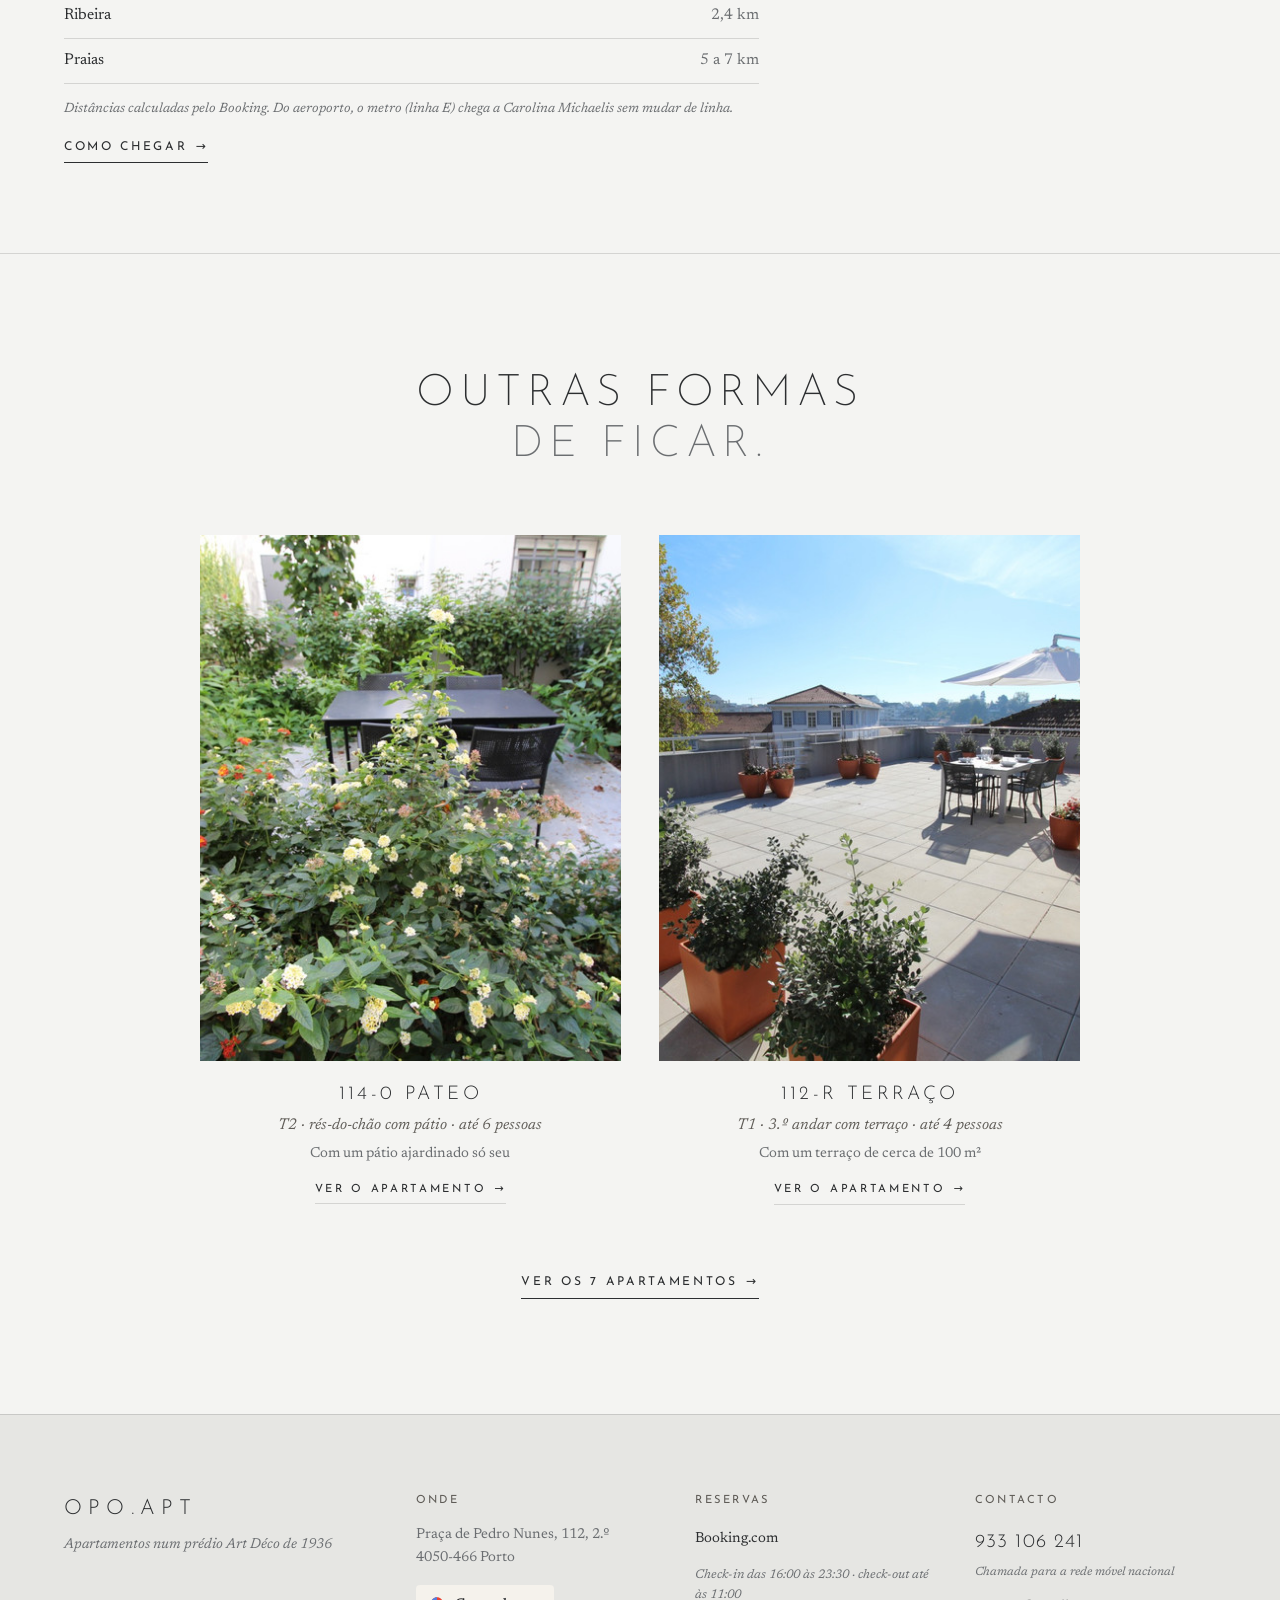
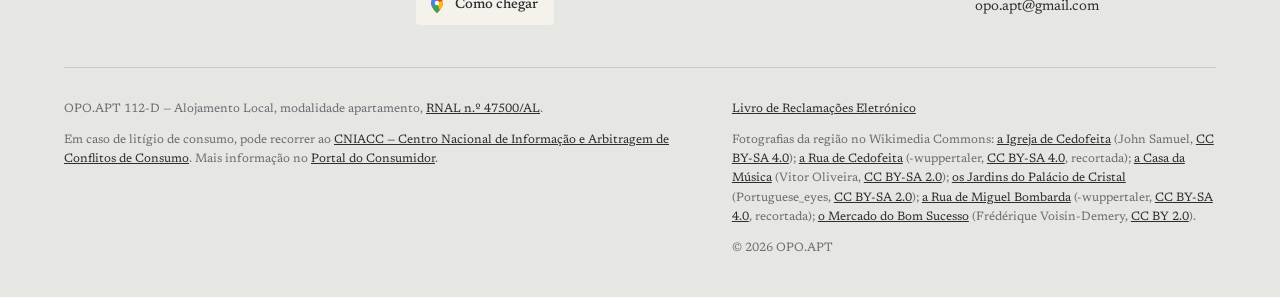
<file: site/112-d-deco/index.html>
<!doctype html>
<html lang="pt-PT">
<head>
<meta charset="utf-8">
<meta name="viewport" content="width=device-width, initial-scale=1">
<title>112-D Deco · OPO.APT, Porto</title>
<meta name="description" content="Apartamento T2 para até 6 pessoas no 2.º andar de um prédio Art Déco de 1936, na Praça de Pedro Nunes, no Porto.">
<meta property="og:title" content="112-D Deco · OPO.APT, Porto">
<meta property="og:description" content="Apartamento T2 para até 6 pessoas no 2.º andar de um prédio Art Déco de 1936, na Praça de Pedro Nunes, no Porto.">
<meta property="og:image" content="../assets/img/d-jantar-1400.jpg">
<meta name="robots" content="noindex">
<meta name="theme-color" content="#f4f4f2">
<link rel="icon" href="data:image/svg+xml,%3Csvg xmlns='http://www.w3.org/2000/svg' viewBox='0 0 32 32'%3E%3Crect width='32' height='32' rx='6' fill='%232c2e30'/%3E%3Ctext x='16' y='22' font-family='Georgia' font-size='17' fill='%23f4f4f2' text-anchor='middle'%3EW%3C/text%3E%3C/svg%3E">
<link rel="preconnect" href="https://fonts.googleapis.com">
<link rel="preconnect" href="https://fonts.gstatic.com" crossorigin>
<link href="https://fonts.googleapis.com/css2?family=Newsreader:ital,opsz,wght@0,6..72,300;0,6..72,400;1,6..72,300;1,6..72,400&family=Josefin+Sans:wght@200;300;400&display=swap" rel="stylesheet">
<link rel="stylesheet" href="../assets/base.css">
<link rel="stylesheet" href="../assets/tema.css">
<link rel="stylesheet" href="../assets/agencia.css">
<link rel="stylesheet" href="../assets/agencia-arco.css">
</head>
<body class="w-base a-base a-site" style="--destaque:#5f5c57;--destaque-2:#4c4a46;--destaque-claro:#b7b6b3;--escuro:#292826;--escuro-2:#393735">
<a class="saltar" href="#conteudo">Saltar para o conteúdo</a>

<header class="topo topo--centro w-topo" id="topo">
  <nav class="topo__nav" aria-label="Secções">
    <a href="#casa-t">O apartamento</a>
    <a href="#onde">Localização</a>
    <a href="../index.html#casas">Outros apartamentos</a>
  </nav>
  <a class="topo__marca" href="../index.html" aria-label="OPO.APT, início">OPO.APT</a>
  <div class="topo__res"><a class="topo__wpp" href="https://wa.me/351933106241?text=Ol%C3%A1%21%20Gostava%20de%20saber%20a%20disponibilidade%20para%20o%20112-D%20Deco." target="_blank" rel="noopener" aria-label="Falar por WhatsApp"><svg class="i-wpp" viewBox="0 0 24 24" aria-hidden="true"><path d="M17.47 14.38c-.3-.15-1.76-.87-2.03-.97-.27-.1-.47-.15-.67.15-.2.3-.77.97-.94 1.16-.17.2-.35.22-.64.08-.3-.15-1.26-.46-2.39-1.48-.88-.79-1.48-1.76-1.65-2.06-.17-.3-.02-.46.13-.61.13-.13.3-.35.45-.52.15-.17.2-.3.3-.5.1-.2.05-.37-.03-.52-.07-.15-.67-1.61-.92-2.2-.24-.58-.49-.5-.67-.51h-.57c-.2 0-.52.07-.79.37-.27.3-1.04 1.02-1.04 2.48s1.07 2.88 1.21 3.07c.15.2 2.1 3.2 5.08 4.49.71.31 1.26.49 1.7.63.71.22 1.36.19 1.87.12.57-.09 1.76-.72 2-1.41.25-.7.25-1.29.18-1.41-.08-.13-.27-.2-.57-.35ZM12.05 21.79h-.01a9.87 9.87 0 0 1-5.03-1.38l-.36-.21-3.74.98 1-3.65-.24-.37a9.86 9.86 0 0 1-1.51-5.26c0-5.45 4.44-9.88 9.89-9.88 2.64 0 5.12 1.03 6.99 2.9a9.82 9.82 0 0 1 2.89 6.99c0 5.45-4.44 9.88-9.88 9.88Zm8.41-18.3A11.82 11.82 0 0 0 12.05 0C5.5 0 .16 5.34.16 11.89c0 2.1.55 4.14 1.59 5.95L.06 24l6.3-1.65a11.88 11.88 0 0 0 5.68 1.45h.01c6.55 0 11.89-5.34 11.89-11.9a11.82 11.82 0 0 0-3.48-8.41Z"/></svg></a><a class="botao botao--topo" href="#reservar">Reservar</a></div>
</header>

<main id="conteudo">

<div class="largura a-bcab">
  <p class="a-migalhas"><a href="../index.html">OPO.APT</a> <span aria-hidden="true">/</span> <a href="../index.html#casas">Apartamentos</a></p>
  <h1 class="a-tit a-bcab__nome">112-D Deco</h1>
  <p class="a-bcab__linha">T2 · 2.º andar · até 6 pessoas</p>
</div>

<div class="largura a-mos">
  <button type="button" class="a-mos__t0" data-visor="a" data-indice="2" aria-label="Ver as fotografias: Sala de jantar com mesa posta, candeeiro de vime e janelas sobre as árvores da praça"><img src="../assets/img/d-jantar-1400.jpg" srcset="../assets/img/d-jantar-800.jpg 800w, ../assets/img/d-jantar-1400.jpg 1400w, ../assets/img/d-jantar-2000.jpg 2000w, ../assets/img/d-jantar.jpg 3000w" sizes="(max-width: 760px) 100vw, 56vw" alt="Sala de jantar com mesa posta, candeeiro de vime e janelas sobre as árvores da praça" width="3000" height="2000" decoding="async"></button><button type="button" class="a-mos__t1" data-visor="a" data-indice="6" aria-label="Ver as fotografias: Quarto com duas camas de solteiro de riscas bege, soalho de madeira e janela"><img src="../assets/img/d-quarto-1400.jpg" srcset="../assets/img/d-quarto-800.jpg 800w, ../assets/img/d-quarto-1400.jpg 1400w, ../assets/img/d-quarto-2000.jpg 2000w, ../assets/img/d-quarto.jpg 3000w" sizes="(max-width: 760px) 50vw, 22vw" alt="Quarto com duas camas de solteiro de riscas bege, soalho de madeira e janela" width="3000" height="2000" decoding="async"></button><button type="button" class="a-mos__t2" data-visor="a" data-indice="0" aria-label="Ver as fotografias: Sala com sofá-cama cinzento, tapete, fotografias na parede e janelas luminosas"><img src="../assets/img/d-sala-1400.jpg" srcset="../assets/img/d-sala-800.jpg 800w, ../assets/img/d-sala-1400.jpg 1400w, ../assets/img/d-sala-2000.jpg 2000w, ../assets/img/d-sala.jpg 3000w" sizes="(max-width: 760px) 50vw, 22vw" alt="Sala com sofá-cama cinzento, tapete, fotografias na parede e janelas luminosas" width="3000" height="2000" decoding="async"></button><button type="button" class="a-mos__t3" data-visor="a" data-indice="10" aria-label="Ver as fotografias: Cozinha aberta com bancada de mármore, micro-ondas e máquina de lavar, junto à mesa de jantar"><img src="../assets/img/d-cozinha-1400.jpg" srcset="../assets/img/d-cozinha-800.jpg 800w, ../assets/img/d-cozinha-1400.jpg 1400w, ../assets/img/d-cozinha-2000.jpg 2000w, ../assets/img/d-cozinha.jpg 3000w" sizes="(max-width: 760px) 50vw, 22vw" alt="Cozinha aberta com bancada de mármore, micro-ondas e máquina de lavar, junto à mesa de jantar" width="3000" height="2000" decoding="async"></button><button type="button" class="a-mos__t4" data-visor="a" data-indice="13" aria-label="Ver as fotografias: Casa de banho com cabine de duche, lavatório redondo e bancada de pedra escura"><img src="../assets/img/d-wc-1400.jpg" srcset="../assets/img/d-wc-800.jpg 800w, ../assets/img/d-wc-1400.jpg 1400w, ../assets/img/d-wc-2000.jpg 2000w, ../assets/img/d-wc.jpg 3000w" sizes="(max-width: 760px) 50vw, 22vw" alt="Casa de banho com cabine de duche, lavatório redondo e bancada de pedra escura" width="3000" height="2000" decoding="async"></button>
  <button type="button" class="a-mos__todas" data-album="a"><svg viewBox="0 0 24 24" aria-hidden="true"><path d="M4 4h6v6H4zM14 4h6v6h-6zM4 14h6v6H4zM14 14h6v6h-6z"/></svg>Ver as 19 fotografias</button>
</div>

<div class="largura"><ul class="a-fac"><li><svg viewBox="0 0 24 24" aria-hidden="true"><circle cx="9" cy="8" r="3"/><path d="M3.5 19c0-3 2.5-5.5 5.5-5.5s5.5 2.5 5.5 5.5"/><circle cx="17" cy="9" r="2.3"/><path d="M15.5 13.7c2.7-.4 5 1.7 5 4.8"/></svg><b>6</b><span>pessoas</span></li><li><svg viewBox="0 0 24 24" aria-hidden="true"><path d="M4 4h16v16H4z"/><path d="M8 16 16 8M11 8h5v5"/></svg><b>50 m²</b><span>segundo o Booking</span></li><li><svg viewBox="0 0 24 24" aria-hidden="true"><path d="M3 18v-6.5A1.5 1.5 0 0 1 4.5 10h15a1.5 1.5 0 0 1 1.5 1.5V18M3 15h18M3 18v2M21 18v2M6 10V7.5A1.5 1.5 0 0 1 7.5 6h9A1.5 1.5 0 0 1 18 7.5V10"/></svg><b>2</b><span>quartos</span></li><li><svg viewBox="0 0 24 24" aria-hidden="true"><path d="M4 12h16v3.5a4 4 0 0 1-4 4H8a4 4 0 0 1-4-4z"/><path d="M6 12V5.5A2 2 0 0 1 8 3.5h.5a2 2 0 0 1 2 2"/><path d="M8.5 7.5l1-1M7 21l1-1.6M17 21l-1-1.6"/></svg><b>1</b><span>casa de banho</span></li></ul></div>

<div class="largura a-bg">
  <div class="a-bg__ficha">
    <section class="a-blk" aria-labelledby="casa-t">
      <h2 class="a-tit a-tit--p" id="casa-t">O apartamento</h2>
      <div class="a-texto"><p>Um T2 no 2.º andar do prédio Art Déco da Praça de Pedro Nunes, de 1936, reabilitado entre 2012 e 2016 segundo o dono. Sobe-se por escadas.</p><p>Tem dois quartos, cada um com duas camas de solteiro, e uma sala com sofá-cama, para até seis pessoas. A cozinha abre para a sala de jantar e a casa de banho tem chuveiro.</p></div>
      <figure class="a-cit"><blockquote>Divisões bastante espaçosas com janelas generosas que permitem o arejamento e a entrada de luz natural.</blockquote><figcaption>Paulo, no Booking</figcaption></figure>
    </section>
    <section class="a-blk" aria-labelledby="tem-t">
      <h2 class="a-tit a-tit--p" id="tem-t">O que oferece</h2>
      <ul class="a-comod"><li><svg viewBox="0 0 24 24" aria-hidden="true"><path d="M2.5 9a14 14 0 0 1 19 0M5.5 12.2a9.5 9.5 0 0 1 13 0M8.6 15.4a5 5 0 0 1 6.8 0"/><path d="M12 18.6h.01"/></svg><span>Wi-Fi e televisão por cabo</span></li><li><svg viewBox="0 0 24 24" aria-hidden="true"><path d="M12 2.5v19M4 7l16 10M20 7L4 17"/><path d="M9.5 3.8L12 6l2.5-2.2M9.5 20.2L12 18l2.5 2.2"/></svg><span>Ar condicionado</span></li><li><svg viewBox="0 0 24 24" aria-hidden="true"><path d="M5 6v12M9 6v12M13 6v12M17 6v12M3 18h18M3 9h18"/></svg><span>Aquecimento</span></li><li><svg viewBox="0 0 24 24" aria-hidden="true"><path d="M5 11h14v6.5A3.5 3.5 0 0 1 15.5 21h-7A3.5 3.5 0 0 1 5 17.5z"/><path d="M3 11h18M9 7.5c0-1.5 1-1.5 1-3M14 7.5c0-1.5 1-1.5 1-3"/></svg><span>Cozinha aberta para a sala de jantar</span></li><li><svg viewBox="0 0 24 24" aria-hidden="true"><path d="M3 15.5h18M5 15.5V19M19 15.5V19"/><path d="M5 15.5v-3.2A2.3 2.3 0 0 1 7.3 10h9.4a2.3 2.3 0 0 1 2.3 2.3v3.2"/><path d="M5 10V8a2 2 0 0 1 2-2h10a2 2 0 0 1 2 2v2"/></svg><span>Sofá-cama na sala</span></li><li><svg viewBox="0 0 24 24" aria-hidden="true"><path d="M3.5 8.5h17v9.5h-17z"/><path d="M3.5 12.5h17M7 8.5V6h10v2.5"/></svg><span>Roupa de cama e toalhas</span></li><li><svg viewBox="0 0 24 24" aria-hidden="true"><path d="M3.5 11L12 4l8.5 7"/><path d="M5.5 9.5V20h13V9.5"/><path d="M10 20v-5.5h4V20"/></svg><span>Limpeza semanal incluída</span></li><li><svg viewBox="0 0 24 24" aria-hidden="true"><path d="M4 9h16v8H4zM4 17v3M20 17v3M4 13h16"/><path d="M8 9V6h8v3"/></svg><span>Berço de viagem, a pedido</span></li></ul>
    </section>
    <section class="a-blk" aria-labelledby="hor-t">
      <h2 class="a-tit a-tit--p" id="hor-t">Horários e regras</h2>
      <dl class="a-hor"><div><dt>Check-in</dt><dd>16:00 – 23:30</dd></div><div><dt>Check-out</dt><dd>Até às 11:00</dd></div><div><dt>Fumar</dt><dd>Não</dd></div><div><dt>Festas</dt><dd>Não</dd></div><div><dt>Animais</dt><dd>A pedido, sem custo</dd></div><div><dt>Estacionamento</dt><dd>Privado, a pedido, pago à parte</dd></div><div><dt>Elevador</dt><dd>Não tem: sobe-se por escadas</dd></div></dl>
      
    </section>
    <section class="a-blk" id="onde" aria-labelledby="onde-t">
      <h2 class="a-tit a-tit--p" id="onde-t">Localização</h2>
      <p class="a-morada">Praça de Pedro Nunes, 112, 2.º, 4050-466 Porto</p>
      <figure class="w-mapa a-mapa-casa" style="--ar:1.5000">
        <img src="../assets/img/mapa-a.jpg" srcset="../assets/img/mapa-a-800.jpg 900w, ../assets/img/mapa-a.jpg 1800w" sizes="(max-width: 900px) 100vw, 58vw" alt="Mapa com a localização de 112-D Deco, em Praça de Pedro Nunes, 112, 2.º" width="1800" height="1200" loading="lazy">
        <span class="w-rua" style="left:23.18%;top:17.96%;--a:12.3deg">Avenida da Boavista</span><span class="w-rua" style="left:7.26%;top:27.71%;--a:59.1deg">Rua de Júlio Dinis</span><span class="w-rua" style="left:51.25%;top:26.26%;--a:12.9deg">Rua da Boavista</span><span class="w-rua" style="left:77.23%;top:74.83%;--a:-86.5deg">Rua de Aníbal Cunha</span><span class="w-rua" style="left:9.81%;top:48.32%;--a:62.5deg">Largo de Ferreira Lapa</span><span class="w-rua" style="left:94.38%;top:59.52%;--a:13.6deg">Rua Sacadura Cabral</span><span class="w-rua" style="left:92.69%;top:42.86%;--a:80.6deg">Rua de Cedofeita</span>
        <span class="w-ref w-ref--lugar w-ref--b w-ref--menor" style="left:70.71%;top:49.58%"><i></i><b>Igreja de São Martinho de Cedofeita</b></span><span class="w-ref w-ref--lugar w-ref--d w-ref--menor" style="left:18.51%;top:30.98%"><i></i><b>Shopping Center Brasília</b></span><span class="w-ref w-ref--lugar w-ref--d w-ref--menor" style="left:33.24%;top:4.76%"><i></i><b>Hospital das Forças Armadas - Polo do Porto</b></span><span class="w-ref w-ref--lugar w-ref--d w-ref--menor" style="left:2.0%;top:48.93%"><i></i><b>Mercado do Bom Sucesso</b></span><span class="w-ref w-ref--praca w-ref--d w-ref--menor" style="left:38.15%;top:55.04%"><i></i><b>Largo da Paz</b></span><span class="w-ref w-ref--praca w-ref--d" style="left:51.0%;top:73.57%"><i></i><b>Largo Luís Braille</b></span><span class="w-ref w-ref--praca w-ref--d" style="left:8.3%;top:76.49%"><i></i><b>Largo do Bom Sucesso</b></span><span class="w-ref w-ref--verde w-ref--d" style="left:1.49%;top:9.95%"><i></i><b>Jardim da Praça de Mouzinho de Albuquerque</b></span>
        <span class="w-pino" style="left:50.00%;top:50.00%"><b>112-D Deco</b><i></i></span>
        <span class="w-escala" style="--pc:22.22%"><i></i>200 m</span>
        <figcaption>© colaboradores do OpenStreetMap</figcaption>
      </figure>
      <ul class="a-perto"><li><span>Metro Carolina Michaelis</span><b>400 m</b></li><li><span>Rotunda da Boavista</span><b>650 m</b></li><li><span>Casa da Música</span><b>900 m</b></li><li><span>Jardins do Palácio de Cristal</span><b>1,4 km</b></li><li><span>Torre dos Clérigos</span><b>1,6 km</b></li><li><span>Estação de São Bento</span><b>1,9 km</b></li><li><span>Ribeira</span><b>2,4 km</b></li><li><span>Praias</span><b>5 a 7 km</b></li></ul>
      <p class="a-nota">Distâncias calculadas pelo Booking. Do aeroporto, o metro (linha E) chega a Carolina Michaelis sem mudar de linha.</p>
      <a class="a-ligacao" href="https://www.google.com/maps/dir/?api=1&destination=41.15576,-8.6239" target="_blank" rel="noopener">Como chegar <span class="w-seta" aria-hidden="true">→</span></a>
    </section>
  </div>
  <aside class="a-bg__lado" aria-label="Reservar">
    <div class="a-cartao">
      <p class="a-cartao__t">Reservar<span>112-D Deco</span></p>
      <form class="rb rb--cartao" id="reservar" data-casas="[{&quot;url&quot;: &quot;https://www.booking.com/hotel/pt/opo-apt-art-da-c-co-apartments-in-oporto-s-center.pt-pt.html&quot;, &quot;max&quot;: 6, &quot;nome&quot;: &quot;112-D Deco&quot;}]" data-sel="0">
      <button type="button" class="rb__campo" data-campo="in"><span>Chegada</span><b>Escolher</b></button>
      <button type="button" class="rb__campo" data-campo="out"><span>Partida</span><b>Escolher</b></button>
      <div class="rb__campo rb__pessoas"><span>Pessoas</span><div><button type="button" data-passo="-1" aria-label="Menos uma pessoa">−</button><output>2</output><button type="button" data-passo="1" aria-label="Mais uma pessoa">+</button></div></div>
      <a class="botao botao--seta rb__ir" href="https://www.booking.com/hotel/pt/opo-apt-art-da-c-co-apartments-in-oporto-s-center.pt-pt.html" target="_blank" rel="noopener">Reservar</a>
      <div class="rb__cal" hidden></div>
    </form>
      <p class="w-atalhos"><span>Também em</span><a href="https://www.booking.com/hotel/pt/opo-apt-art-da-c-co-apartments-in-oporto-s-center.pt-pt.html" target="_blank" rel="noopener">Booking.com <svg class="w-fora" viewBox="0 0 24 24" aria-hidden="true"><path d="M8 16 16 8M9 8h7v7"/></svg></a></p>
    </div>
  </aside>
</div>

<section class="a-sec a-outras" aria-labelledby="outras-t">
  <div class="largura">
    <header class="a-cab a-cab--centro"><h2 class="a-tit" id="outras-t">Outras formas<span>de ficar.</span></h2></header>
    <ul class="a-arcos a-arcos--2"><li class="a-arco"><a href="../114-0-pateo/index.html"><figure class="a-arco__f"><img src="../assets/img/p-jardim-2-800.jpg" srcset="../assets/img/p-jardim-2-800.jpg 800w, ../assets/img/p-jardim-2.jpg 1280w" sizes="(max-width: 760px) 80vw, 26vw" alt="Mesa de exterior atrás de lantanas floridas, com o muro branco do edifício ao fundo" width="1280" height="853" loading="lazy" decoding="async"></figure>
        <h3>114-0 Pateo</h3>
        <p class="a-arco__linha">T2 · rés-do-chão com pátio · até 6 pessoas</p>
        <p class="a-arco__sub">Com um pátio ajardinado só seu</p>
        <span class="a-arco__ir">Ver o apartamento <span class="w-seta" aria-hidden="true">→</span></span></a></li><li class="a-arco"><a href="../112-r-terraco/index.html"><figure class="a-arco__f"><img src="../assets/img/r-terraco-4-800.jpg" srcset="../assets/img/r-terraco-4-800.jpg 800w, ../assets/img/r-terraco-4.jpg 1280w" sizes="(max-width: 760px) 80vw, 26vw" alt="O terraço ao sol, com vasos, mesa, chapéu-de-sol e os telhados e o rio ao fundo." width="1280" height="853" loading="lazy" decoding="async"></figure>
        <h3>112-R Terraço</h3>
        <p class="a-arco__linha">T1 · 3.º andar com terraço · até 4 pessoas</p>
        <p class="a-arco__sub">Com um terraço de cerca de 100 m²</p>
        <span class="a-arco__ir">Ver o apartamento <span class="w-seta" aria-hidden="true">→</span></span></a></li></ul>
    <p class="a-outras__todas"><a class="a-ligacao" href="../index.html#casas">Ver os 7 apartamentos <span class="w-seta" aria-hidden="true">→</span></a></p>
  </div>
</section>

<div class="alb" id="alb-a" role="dialog" aria-modal="true" aria-label="Todas as fotografias de 112-D Deco" hidden>
  <div class="alb__cab"><p class="alb__nome">112-D Deco <small>19 fotografias</small></p><nav class="alb__ind" aria-label="Divisões"><a href="#alb-a-sala">Sala</a><a href="#alb-a-quartos">Quartos</a><a href="#alb-a-cozinha">Cozinha</a><a href="#alb-a-wc">Casa de banho</a><a href="#alb-a-predio">O prédio</a></nav><button type="button" class="alb__x" aria-label="Fechar"><svg viewBox="0 0 24 24"><path d="M5 5l14 14M19 5L5 19"/></svg></button></div>
  <div class="alb__corpo"><section class="alb__div" id="alb-a-sala"><h3>Sala <small>6</small></h3><div class="alb__fotos"><button type="button" style="--ar:1.5000" data-visor="a-sala" data-indice="0" aria-label="Ver em grande: Sala com sofá-cama cinzento, tapete, fotografias na parede e janelas luminosas"><img src="../assets/img/d-sala-1400.jpg" srcset="../assets/img/d-sala-800.jpg 800w, ../assets/img/d-sala-1400.jpg 1400w, ../assets/img/d-sala-2000.jpg 2000w, ../assets/img/d-sala.jpg 3000w" sizes="(max-width: 760px) 92vw, 40vw" alt="Sala com sofá-cama cinzento, tapete, fotografias na parede e janelas luminosas" width="3000" height="2000" loading="lazy" decoding="async"></button><button type="button" style="--ar:1.5000" data-visor="a-sala" data-indice="1" aria-label="Ver em grande: Sala e zona de jantar vistas da janela, com soalho de madeira e candeeiro de vime"><img src="../assets/img/d-sala-2-1400.jpg" srcset="../assets/img/d-sala-2-800.jpg 800w, ../assets/img/d-sala-2-1400.jpg 1400w, ../assets/img/d-sala-2-2000.jpg 2000w, ../assets/img/d-sala-2.jpg 3000w" sizes="(max-width: 760px) 92vw, 40vw" alt="Sala e zona de jantar vistas da janela, com soalho de madeira e candeeiro de vime" width="3000" height="2000" loading="lazy" decoding="async"></button><button type="button" style="--ar:1.5000" data-visor="a-sala" data-indice="2" aria-label="Ver em grande: Sala de jantar com mesa posta, candeeiro de vime e janelas sobre as árvores da praça"><img src="../assets/img/d-jantar-1400.jpg" srcset="../assets/img/d-jantar-800.jpg 800w, ../assets/img/d-jantar-1400.jpg 1400w, ../assets/img/d-jantar-2000.jpg 2000w, ../assets/img/d-jantar.jpg 3000w" sizes="(max-width: 760px) 92vw, 40vw" alt="Sala de jantar com mesa posta, candeeiro de vime e janelas sobre as árvores da praça" width="3000" height="2000" loading="lazy" decoding="async"></button><button type="button" style="--ar:1.5000" data-visor="a-sala" data-indice="3" aria-label="Ver em grande: Mesa de jantar branca junto à janela, com soalho de madeira e tapete cinzento"><img src="../assets/img/d-jantar-2-1400.jpg" srcset="../assets/img/d-jantar-2-800.jpg 800w, ../assets/img/d-jantar-2-1400.jpg 1400w, ../assets/img/d-jantar-2-2000.jpg 2000w, ../assets/img/d-jantar-2.jpg 3000w" sizes="(max-width: 760px) 92vw, 40vw" alt="Mesa de jantar branca junto à janela, com soalho de madeira e tapete cinzento" width="3000" height="2000" loading="lazy" decoding="async"></button><button type="button" style="--ar:0.6667" data-visor="a-sala" data-indice="4" aria-label="Ver em grande: Mesa posta para quatro com a cozinha e o corredor ao fundo"><img src="../assets/img/d-jantar-alto-1400.jpg" srcset="../assets/img/d-jantar-alto-800.jpg 800w, ../assets/img/d-jantar-alto-1400.jpg 1400w, ../assets/img/d-jantar-alto.jpg 2000w" sizes="(max-width: 760px) 92vw, 40vw" alt="Mesa posta para quatro com a cozinha e o corredor ao fundo" width="2000" height="3000" loading="lazy" decoding="async"></button><button type="button" style="--ar:0.6667" data-visor="a-sala" data-indice="5" aria-label="Ver em grande: Vista da sala com o sofá-cama ao fundo e a mesa posta em primeiro plano"><img src="../assets/img/d-sala-alto-1400.jpg" srcset="../assets/img/d-sala-alto-800.jpg 800w, ../assets/img/d-sala-alto-1400.jpg 1400w, ../assets/img/d-sala-alto.jpg 2000w" sizes="(max-width: 760px) 92vw, 40vw" alt="Vista da sala com o sofá-cama ao fundo e a mesa posta em primeiro plano" width="2000" height="3000" loading="lazy" decoding="async"></button></div></section><section class="alb__div" id="alb-a-quartos"><h3>Quartos <small>4</small></h3><div class="alb__fotos"><button type="button" style="--ar:1.5000" data-visor="a-quartos" data-indice="0" aria-label="Ver em grande: Quarto com duas camas de solteiro de riscas bege, soalho de madeira e janela"><img src="../assets/img/d-quarto-1400.jpg" srcset="../assets/img/d-quarto-800.jpg 800w, ../assets/img/d-quarto-1400.jpg 1400w, ../assets/img/d-quarto-2000.jpg 2000w, ../assets/img/d-quarto.jpg 3000w" sizes="(max-width: 760px) 92vw, 40vw" alt="Quarto com duas camas de solteiro de riscas bege, soalho de madeira e janela" width="3000" height="2000" loading="lazy" decoding="async"></button><button type="button" style="--ar:1.5000" data-visor="a-quartos" data-indice="1" aria-label="Ver em grande: Duas camas de solteiro com roupa de cama às riscas e candeeiros de leitura"><img src="../assets/img/d-quarto-2-1400.jpg" srcset="../assets/img/d-quarto-2-800.jpg 800w, ../assets/img/d-quarto-2-1400.jpg 1400w, ../assets/img/d-quarto-2-2000.jpg 2000w, ../assets/img/d-quarto-2.jpg 3000w" sizes="(max-width: 760px) 92vw, 40vw" alt="Duas camas de solteiro com roupa de cama às riscas e candeeiros de leitura" width="3000" height="2000" loading="lazy" decoding="async"></button><button type="button" style="--ar:1.5000" data-visor="a-quartos" data-indice="2" aria-label="Ver em grande: Quarto com duas camas de solteiro, mesa de cabeceira e janela luminosa"><img src="../assets/img/d-quarto-3-1400.jpg" srcset="../assets/img/d-quarto-3-800.jpg 800w, ../assets/img/d-quarto-3-1400.jpg 1400w, ../assets/img/d-quarto-3-2000.jpg 2000w, ../assets/img/d-quarto-3.jpg 3000w" sizes="(max-width: 760px) 92vw, 40vw" alt="Quarto com duas camas de solteiro, mesa de cabeceira e janela luminosa" width="3000" height="2000" loading="lazy" decoding="async"></button><button type="button" style="--ar:0.6667" data-visor="a-quartos" data-indice="3" aria-label="Ver em grande: Quarto visto do pé das camas, com duas camas de solteiro e janela ao fundo"><img src="../assets/img/d-quarto-alto-1400.jpg" srcset="../assets/img/d-quarto-alto-800.jpg 800w, ../assets/img/d-quarto-alto-1400.jpg 1400w, ../assets/img/d-quarto-alto.jpg 2000w" sizes="(max-width: 760px) 92vw, 40vw" alt="Quarto visto do pé das camas, com duas camas de solteiro e janela ao fundo" width="2000" height="3000" loading="lazy" decoding="async"></button></div></section><section class="alb__div" id="alb-a-cozinha"><h3>Cozinha <small>3</small></h3><div class="alb__fotos"><button type="button" style="--ar:1.5000" data-visor="a-cozinha" data-indice="0" aria-label="Ver em grande: Cozinha aberta com bancada de mármore, micro-ondas e máquina de lavar, junto à mesa de jantar"><img src="../assets/img/d-cozinha-1400.jpg" srcset="../assets/img/d-cozinha-800.jpg 800w, ../assets/img/d-cozinha-1400.jpg 1400w, ../assets/img/d-cozinha-2000.jpg 2000w, ../assets/img/d-cozinha.jpg 3000w" sizes="(max-width: 760px) 92vw, 40vw" alt="Cozinha aberta com bancada de mármore, micro-ondas e máquina de lavar, junto à mesa de jantar" width="3000" height="2000" loading="lazy" decoding="async"></button><button type="button" style="--ar:0.6667" data-visor="a-cozinha" data-indice="1" aria-label="Ver em grande: Cozinha branca equipada com lava-loiça, chaleira e máquina de café"><img src="../assets/img/d-cozinha-2-1400.jpg" srcset="../assets/img/d-cozinha-2-800.jpg 800w, ../assets/img/d-cozinha-2-1400.jpg 1400w, ../assets/img/d-cozinha-2.jpg 2000w" sizes="(max-width: 760px) 92vw, 40vw" alt="Cozinha branca equipada com lava-loiça, chaleira e máquina de café" width="2000" height="3000" loading="lazy" decoding="async"></button><button type="button" style="--ar:0.6667" data-visor="a-cozinha" data-indice="2" aria-label="Ver em grande: Cozinha e mesa de jantar vistas do corredor, com candeeiro de vime"><img src="../assets/img/d-cozinha-3-1400.jpg" srcset="../assets/img/d-cozinha-3-800.jpg 800w, ../assets/img/d-cozinha-3-1400.jpg 1400w, ../assets/img/d-cozinha-3.jpg 2000w" sizes="(max-width: 760px) 92vw, 40vw" alt="Cozinha e mesa de jantar vistas do corredor, com candeeiro de vime" width="2000" height="3000" loading="lazy" decoding="async"></button></div></section><section class="alb__div" id="alb-a-wc"><h3>Casa de banho <small>2</small></h3><div class="alb__fotos"><button type="button" style="--ar:1.5000" data-visor="a-wc" data-indice="0" aria-label="Ver em grande: Casa de banho com cabine de duche, lavatório redondo e bancada de pedra escura"><img src="../assets/img/d-wc-1400.jpg" srcset="../assets/img/d-wc-800.jpg 800w, ../assets/img/d-wc-1400.jpg 1400w, ../assets/img/d-wc-2000.jpg 2000w, ../assets/img/d-wc.jpg 3000w" sizes="(max-width: 760px) 92vw, 40vw" alt="Casa de banho com cabine de duche, lavatório redondo e bancada de pedra escura" width="3000" height="2000" loading="lazy" decoding="async"></button><button type="button" style="--ar:0.6667" data-visor="a-wc" data-indice="1" aria-label="Ver em grande: Casa de banho vista de cima, com duche, sanita e lavatório junto à janela"><img src="../assets/img/d-wc-2-1400.jpg" srcset="../assets/img/d-wc-2-800.jpg 800w, ../assets/img/d-wc-2-1400.jpg 1400w, ../assets/img/d-wc-2.jpg 2000w" sizes="(max-width: 760px) 92vw, 40vw" alt="Casa de banho vista de cima, com duche, sanita e lavatório junto à janela" width="2000" height="3000" loading="lazy" decoding="async"></button></div></section><section class="alb__div" id="alb-a-predio"><h3>O prédio <small>4</small></h3><div class="alb__fotos"><button type="button" style="--ar:1.5060" data-visor="a-predio" data-indice="0" aria-label="Ver em grande: Entrada Art Déco do edifício com porta de vidro e fachada branca"><img src="../assets/img/d-predio-entrada-1400.jpg" srcset="../assets/img/d-predio-entrada-800.jpg 800w, ../assets/img/d-predio-entrada-1400.jpg 1400w, ../assets/img/d-predio-entrada-2000.jpg 2000w, ../assets/img/d-predio-entrada.jpg 3000w" sizes="(max-width: 760px) 92vw, 40vw" alt="Entrada Art Déco do edifício com porta de vidro e fachada branca" width="3000" height="1992" loading="lazy" decoding="async"></button><button type="button" style="--ar:1.5275" data-visor="a-predio" data-indice="1" aria-label="Ver em grande: Pormenor da entrada com a curva da fachada e a janela de grelha metálica"><img src="../assets/img/d-predio-curva-1400.jpg" srcset="../assets/img/d-predio-curva-800.jpg 800w, ../assets/img/d-predio-curva-1400.jpg 1400w, ../assets/img/d-predio-curva-2000.jpg 2000w, ../assets/img/d-predio-curva.jpg 3000w" sizes="(max-width: 760px) 92vw, 40vw" alt="Pormenor da entrada com a curva da fachada e a janela de grelha metálica" width="3000" height="1964" loading="lazy" decoding="async"></button><button type="button" style="--ar:1.5015" data-visor="a-predio" data-indice="2" aria-label="Ver em grande: O edifício Art Déco visto da rua de calçada, com árvore em primeiro plano"><img src="../assets/img/d-predio-fachada-1400.jpg" srcset="../assets/img/d-predio-fachada-800.jpg 800w, ../assets/img/d-predio-fachada-1400.jpg 1400w, ../assets/img/d-predio-fachada-2000.jpg 2000w, ../assets/img/d-predio-fachada.jpg 3000w" sizes="(max-width: 760px) 92vw, 40vw" alt="O edifício Art Déco visto da rua de calçada, com árvore em primeiro plano" width="3000" height="1998" loading="lazy" decoding="async"></button><button type="button" style="--ar:1.5000" data-visor="a-predio" data-indice="3" aria-label="Ver em grande: Árvores de folha outonal na praça junto ao edifício"><img src="../assets/img/d-praca-1400.jpg" srcset="../assets/img/d-praca-800.jpg 800w, ../assets/img/d-praca-1400.jpg 1400w, ../assets/img/d-praca-2000.jpg 2000w, ../assets/img/d-praca.jpg 3000w" sizes="(max-width: 760px) 92vw, 40vw" alt="Árvores de folha outonal na praça junto ao edifício" width="3000" height="2000" loading="lazy" decoding="async"></button></div></section></div>
</div>

</main>

<footer class="rodape">
  <div class="largura rodape__linha">
    <div class="rodape__casa">
      <a href="../index.html" class="rodape__marca">OPO.APT</a>
      <p class="rodape__sub">Apartamentos num prédio Art Déco de 1936</p>
    </div>
    <div class="rodape__onde">
      <h3>Onde</h3>
      <address>Praça de Pedro Nunes, 112, 2.º<br>4050-466 Porto</address>
      <a class="mapa" href="https://www.google.com/maps/dir/?api=1&amp;destination=41.15576,-8.6239" target="_blank" rel="noopener"><span class="mapa__icone" aria-hidden="true"><svg viewBox="0 0 24 24"><path d="M12 1.5c-4.4 0-8 3.5-8 7.9 0 5.6 6.6 12.1 7.4 12.8.3.3.9.3 1.2 0 .8-.7 7.4-7.2 7.4-12.8 0-4.4-3.6-7.9-8-7.9Z" fill="#ea4335"/><path d="M12 1.5c-4.4 0-8 3.5-8 7.9 0 1.8.7 3.7 1.7 5.5L12 9.4Z" fill="#4285f4" opacity=".9"/><path d="M5.7 14.9c1.6 3 4.6 6.1 5.7 7.3.3.3.9.3 1.2 0 .6-.6 1.8-1.8 3-3.4L12 9.4Z" fill="#34a853"/><path d="M12 9.4l3.6 9.4c1.9-2.6 4.4-6.1 4.4-9.4 0-1.1-.2-2.2-.6-3.1Z" fill="#fbbc04"/><circle cx="12" cy="9.4" r="3" fill="#fff"/></svg></span><span>Como chegar</span></a>
    </div>
    <div class="rodape__reservas">
      <h3>Reservas</h3>
      <a href="https://www.booking.com/hotel/pt/opo-apt-art-da-c-co-apartments-in-oporto-s-center.pt-pt.html" target="_blank" rel="noopener">Booking.com</a>
      <small>Check-in das 16:00 às 23:30 · check-out até às 11:00</small>
    </div>
    <div class="rodape__contacto">
      <h3>Contacto</h3>
      <a class="rodape__tel" href="tel:933106241">933 106 241</a><small>Chamada para a rede móvel nacional</small><a href="mailto:opo.apt@gmail.com">opo.apt@gmail.com</a>
    </div>
  </div>
  <div class="largura rodape__legal">
    <div>
      <p>OPO.APT 112-D — Alojamento Local, modalidade apartamento, <a href="https://rnt.turismodeportugal.pt/RNT/RNAL.aspx?nr=47500" target="_blank" rel="noopener">RNAL n.º 47500/AL</a>.</p>
      
      <p>Em caso de litígio de consumo, pode recorrer ao <a href="https://www.cniacc.pt" target="_blank" rel="noopener">CNIACC — Centro Nacional de Informação e Arbitragem de Conflitos de Consumo</a>. Mais informação no <a href="https://www.consumidor.gov.pt" target="_blank" rel="noopener">Portal do Consumidor</a>.</p>
    </div>
    <div>
      <p><a href="https://www.livroreclamacoes.pt" target="_blank" rel="noopener">Livro de Reclamações Eletrónico</a></p>
      <p>Fotografias da região no Wikimedia Commons: <a href="https://commons.wikimedia.org/wiki/File:Igreja_de_S%C3%A3o_Martinho_de_Cedofeita_01.jpg" target="_blank" rel="noopener">a Igreja de Cedofeita</a> (John Samuel, <a href="https://creativecommons.org/licenses/by-sa/4.0/" target="_blank" rel="noopener license">CC BY-SA 4.0</a>); <a href="https://commons.wikimedia.org/wiki/File:POR_Porto_Rua_de_Cedofeita_02.jpg" target="_blank" rel="noopener">a Rua de Cedofeita</a> (-wuppertaler, <a href="https://creativecommons.org/licenses/by-sa/4.0/" target="_blank" rel="noopener license">CC BY-SA 4.0</a>, recortada); <a href="https://commons.wikimedia.org/wiki/File:Casa_da_M%C3%BAsica_-_Porto_-_Portugal_(48992083221).jpg" target="_blank" rel="noopener">a Casa da Música</a> (Vitor Oliveira, <a href="https://creativecommons.org/licenses/by-sa/2.0/" target="_blank" rel="noopener license">CC BY-SA 2.0</a>); <a href="https://commons.wikimedia.org/wiki/File:Jardins_do_Pal%C3%A1cio_de_Cristal_-_Porto_-_Portugal.jpg" target="_blank" rel="noopener">os Jardins do Palácio de Cristal</a> (Portuguese_eyes, <a href="https://creativecommons.org/licenses/by-sa/2.0/" target="_blank" rel="noopener license">CC BY-SA 2.0</a>); <a href="https://commons.wikimedia.org/wiki/File:POR_Porto_Rua_Miguel_Bombarda_03.jpg" target="_blank" rel="noopener">a Rua de Miguel Bombarda</a> (-wuppertaler, <a href="https://creativecommons.org/licenses/by-sa/4.0/" target="_blank" rel="noopener license">CC BY-SA 4.0</a>, recortada); <a href="https://commons.wikimedia.org/wiki/File:Mercado_Bom_Sucesso_(38405894432).jpg" target="_blank" rel="noopener">o Mercado do Bom Sucesso</a> (Frédérique Voisin-Demery, <a href="https://creativecommons.org/licenses/by/2.0/" target="_blank" rel="noopener license">CC BY 2.0</a>).</p>
      <p>© 2026 OPO.APT</p>
    </div>
  </div>
</footer>

<nav class="barra" aria-label="Reservar"><a class="barra__wpp" href="https://wa.me/351933106241?text=Ol%C3%A1%21%20Gostava%20de%20saber%20a%20disponibilidade%20para%20o%20112-D%20Deco." target="_blank" rel="noopener"><svg class="i-wpp" viewBox="0 0 24 24" aria-hidden="true"><path d="M17.47 14.38c-.3-.15-1.76-.87-2.03-.97-.27-.1-.47-.15-.67.15-.2.3-.77.97-.94 1.16-.17.2-.35.22-.64.08-.3-.15-1.26-.46-2.39-1.48-.88-.79-1.48-1.76-1.65-2.06-.17-.3-.02-.46.13-.61.13-.13.3-.35.45-.52.15-.17.2-.3.3-.5.1-.2.05-.37-.03-.52-.07-.15-.67-1.61-.92-2.2-.24-.58-.49-.5-.67-.51h-.57c-.2 0-.52.07-.79.37-.27.3-1.04 1.02-1.04 2.48s1.07 2.88 1.21 3.07c.15.2 2.1 3.2 5.08 4.49.71.31 1.26.49 1.7.63.71.22 1.36.19 1.87.12.57-.09 1.76-.72 2-1.41.25-.7.25-1.29.18-1.41-.08-.13-.27-.2-.57-.35ZM12.05 21.79h-.01a9.87 9.87 0 0 1-5.03-1.38l-.36-.21-3.74.98 1-3.65-.24-.37a9.86 9.86 0 0 1-1.51-5.26c0-5.45 4.44-9.88 9.89-9.88 2.64 0 5.12 1.03 6.99 2.9a9.82 9.82 0 0 1 2.89 6.99c0 5.45-4.44 9.88-9.88 9.88Zm8.41-18.3A11.82 11.82 0 0 0 12.05 0C5.5 0 .16 5.34.16 11.89c0 2.1.55 4.14 1.59 5.95L.06 24l6.3-1.65a11.88 11.88 0 0 0 5.68 1.45h.01c6.55 0 11.89-5.34 11.89-11.9a11.82 11.82 0 0 0-3.48-8.41Z"/></svg>WhatsApp</a><a class="barra__principal" href="#reservar">Reservar</a></nav>

<div class="visor" id="visor" role="dialog" aria-modal="true" aria-label="Fotografias" hidden>
  <p class="visor__titulo"></p>
  <p class="visor__conta"></p>
  <button type="button" class="visor__fechar" aria-label="Fechar"><svg viewBox="0 0 24 24"><path d="M5 5l14 14M19 5L5 19"/></svg></button>
  <button type="button" class="visor__seta visor__seta--ant" aria-label="Anterior"><svg viewBox="0 0 24 24"><path d="M15 5l-7 7 7 7"/></svg></button>
  <figure class="visor__palco"><img alt=""></figure>
  <button type="button" class="visor__seta visor__seta--seg" aria-label="Seguinte"><svg viewBox="0 0 24 24"><path d="M9 5l7 7-7 7"/></svg></button>
  <ol class="visor__minis" aria-label="Escolher fotografia" data-txt-foto="Fotografia {n}"></ol>
</div>

<script src="../assets/series.js"></script>
<script src="../assets/motor-parado.js"></script>
<script src="../assets/agencia.js"></script>
<script src="../assets/agencia-arco.js"></script>
</body>
</html>
</file>
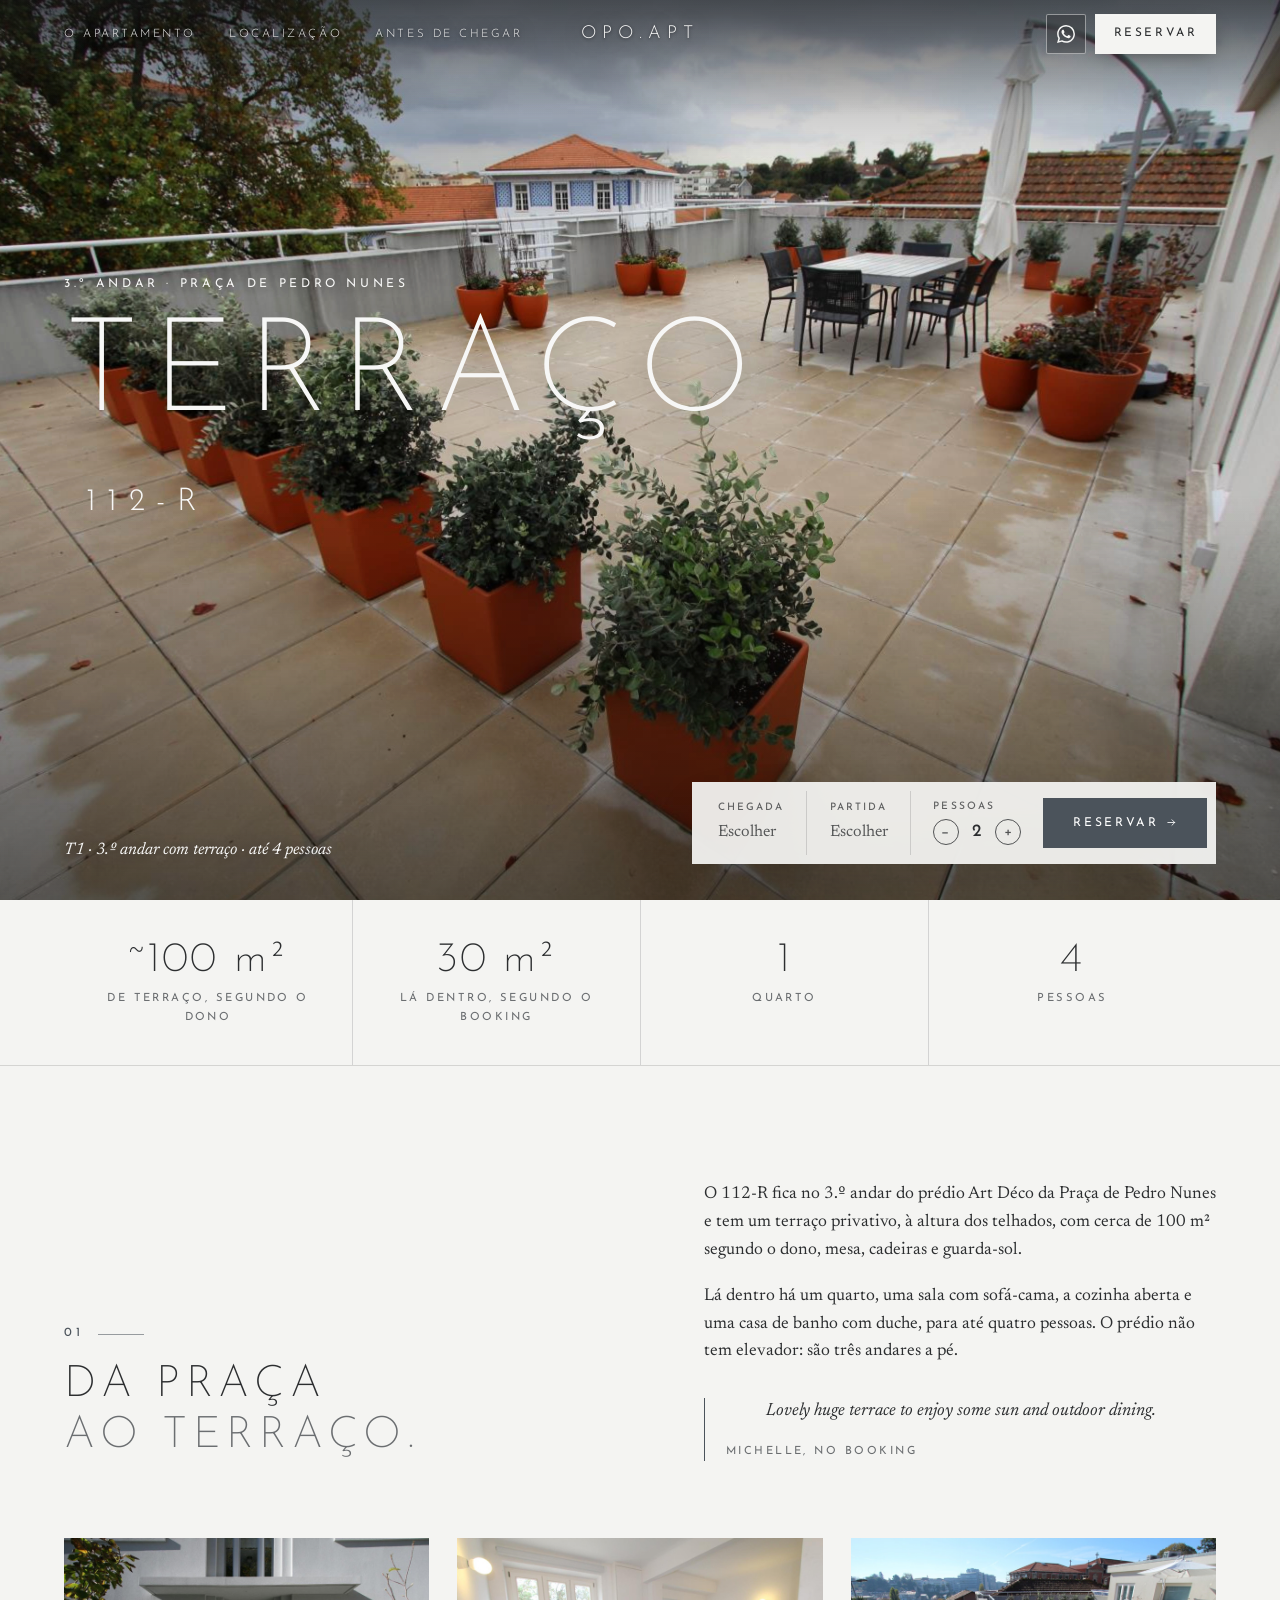
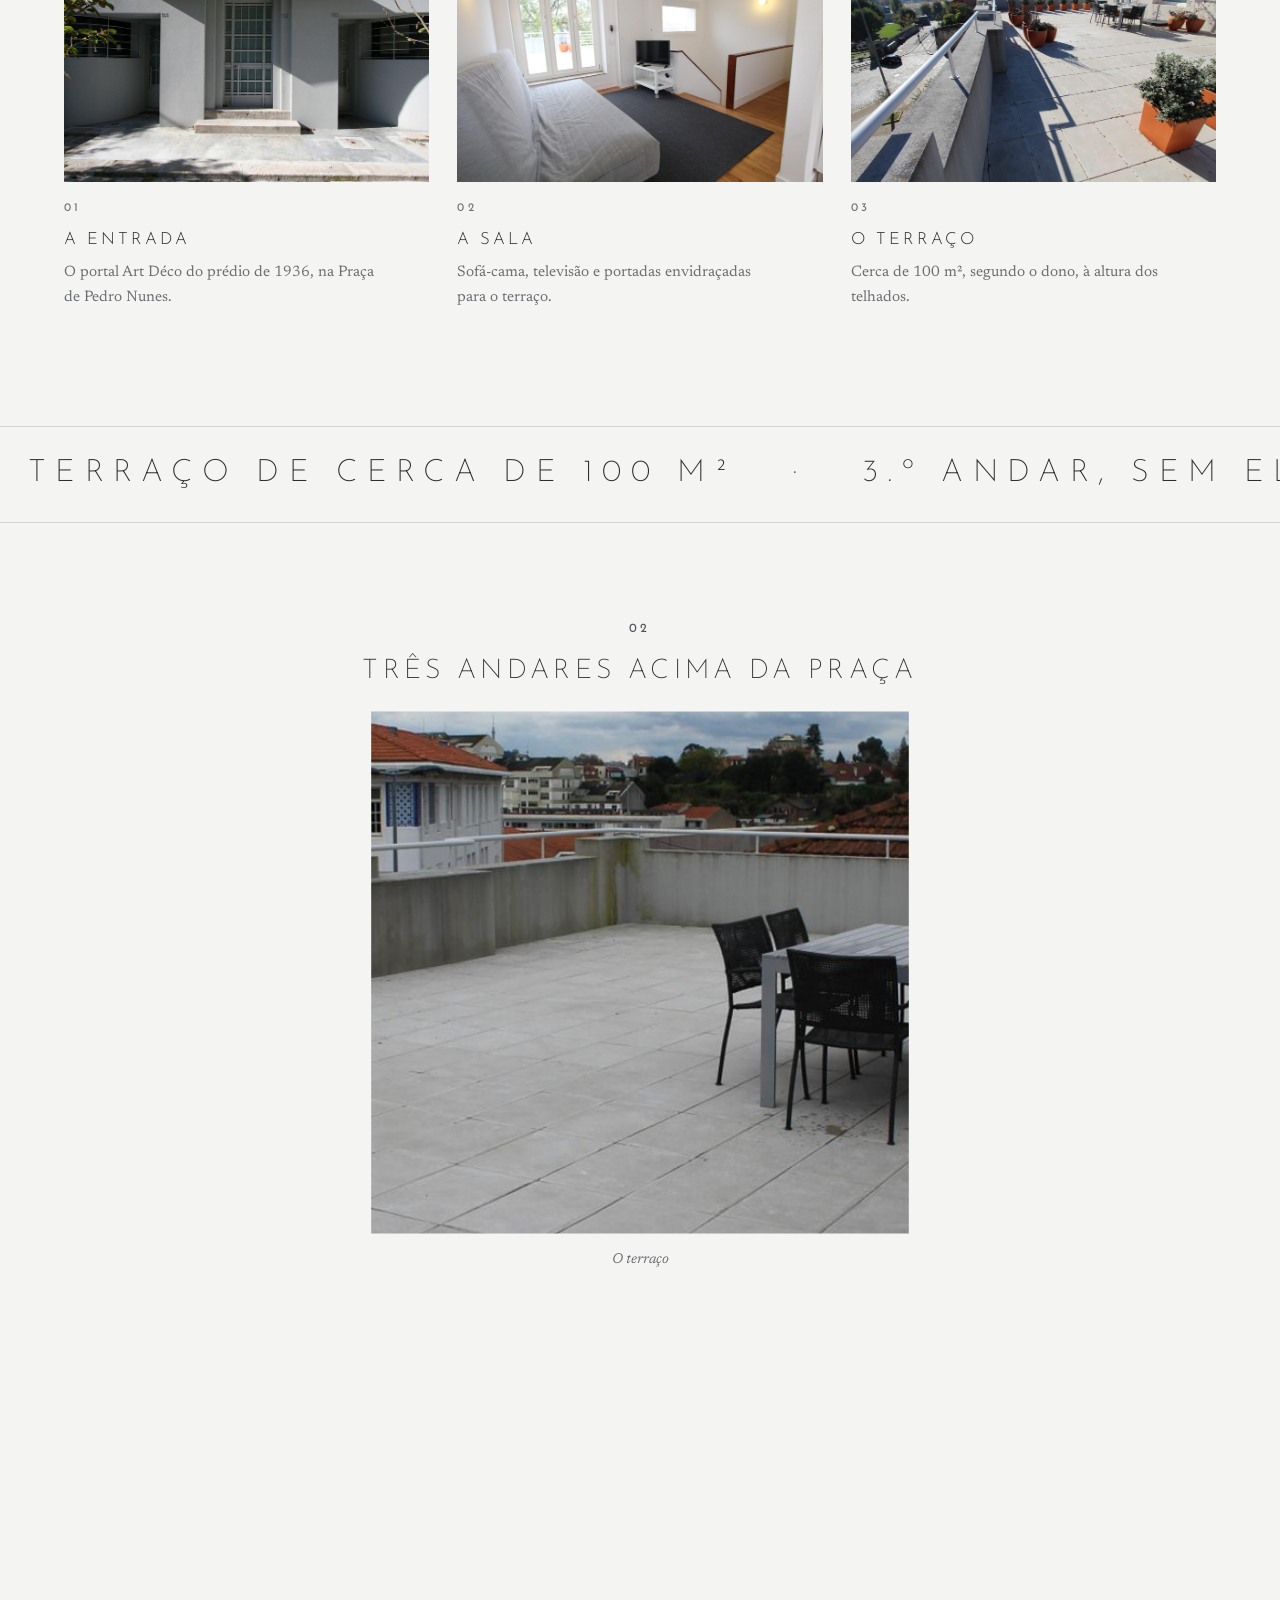
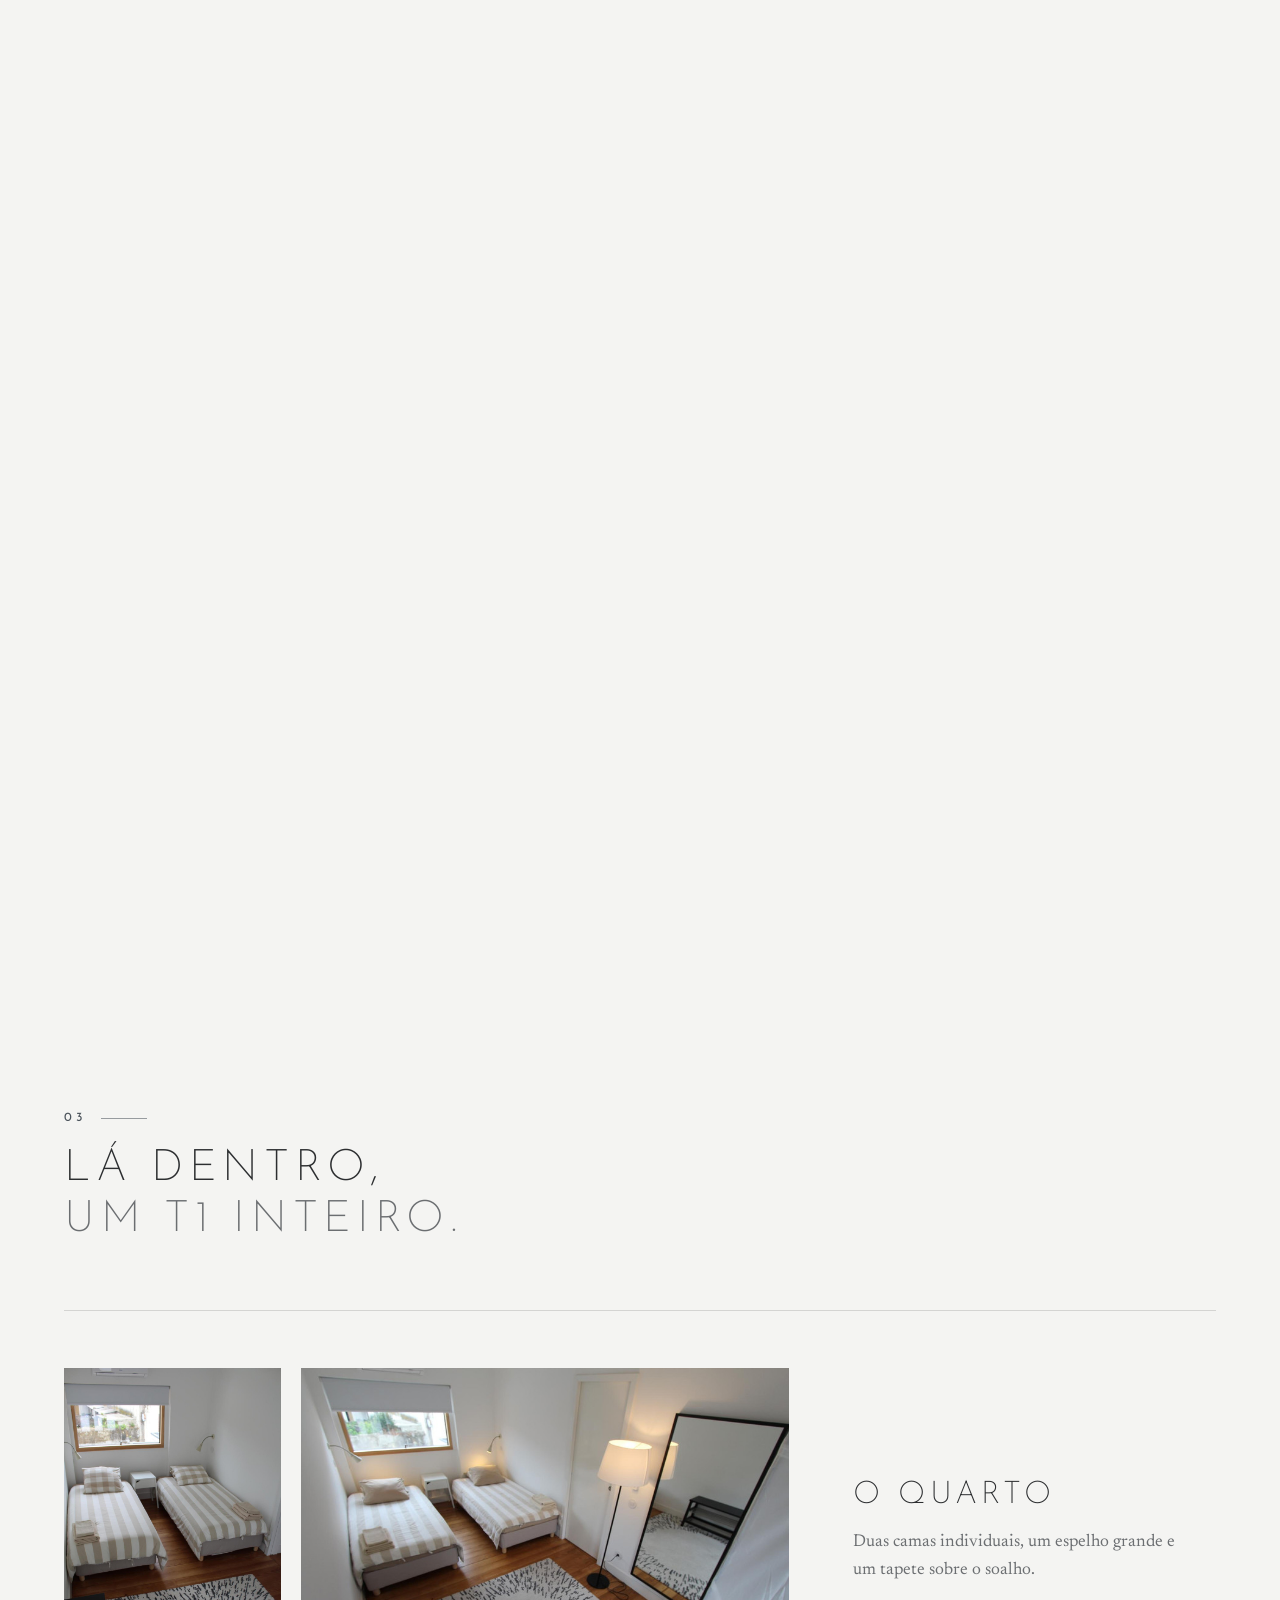
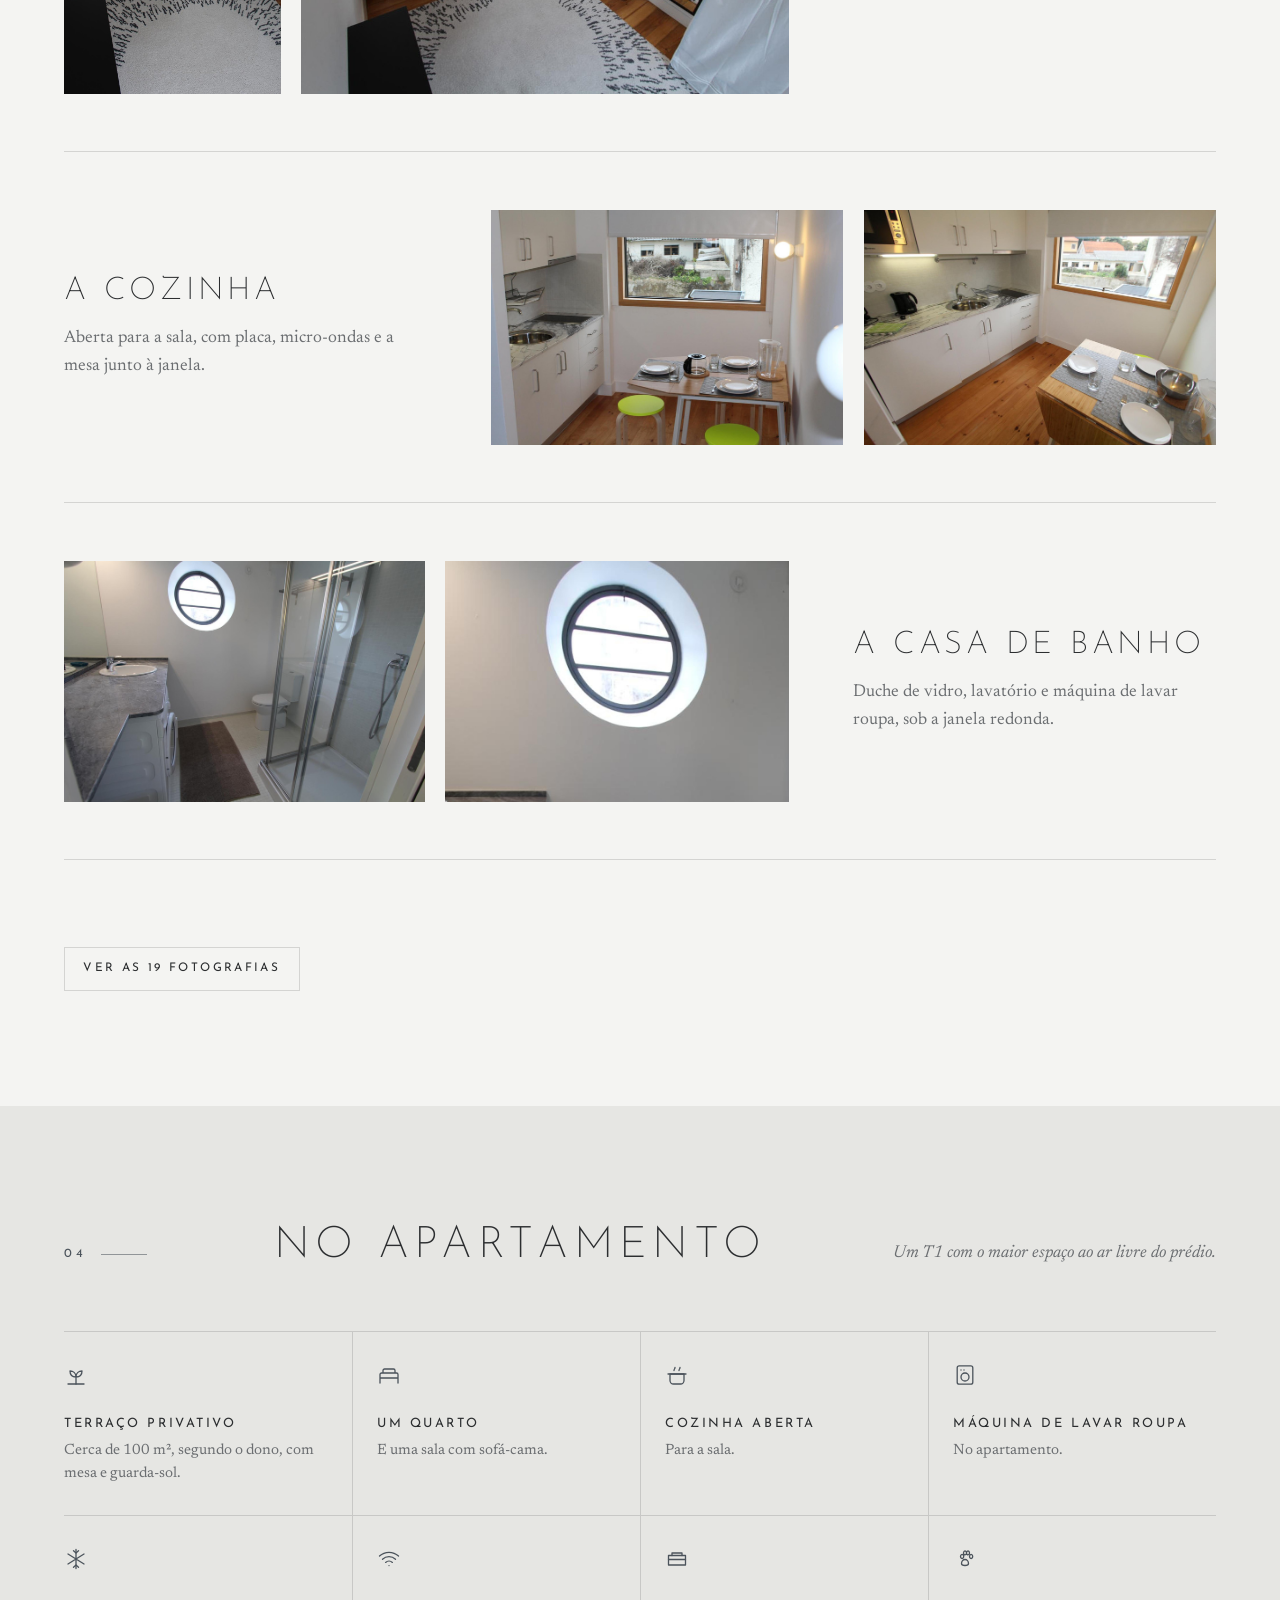
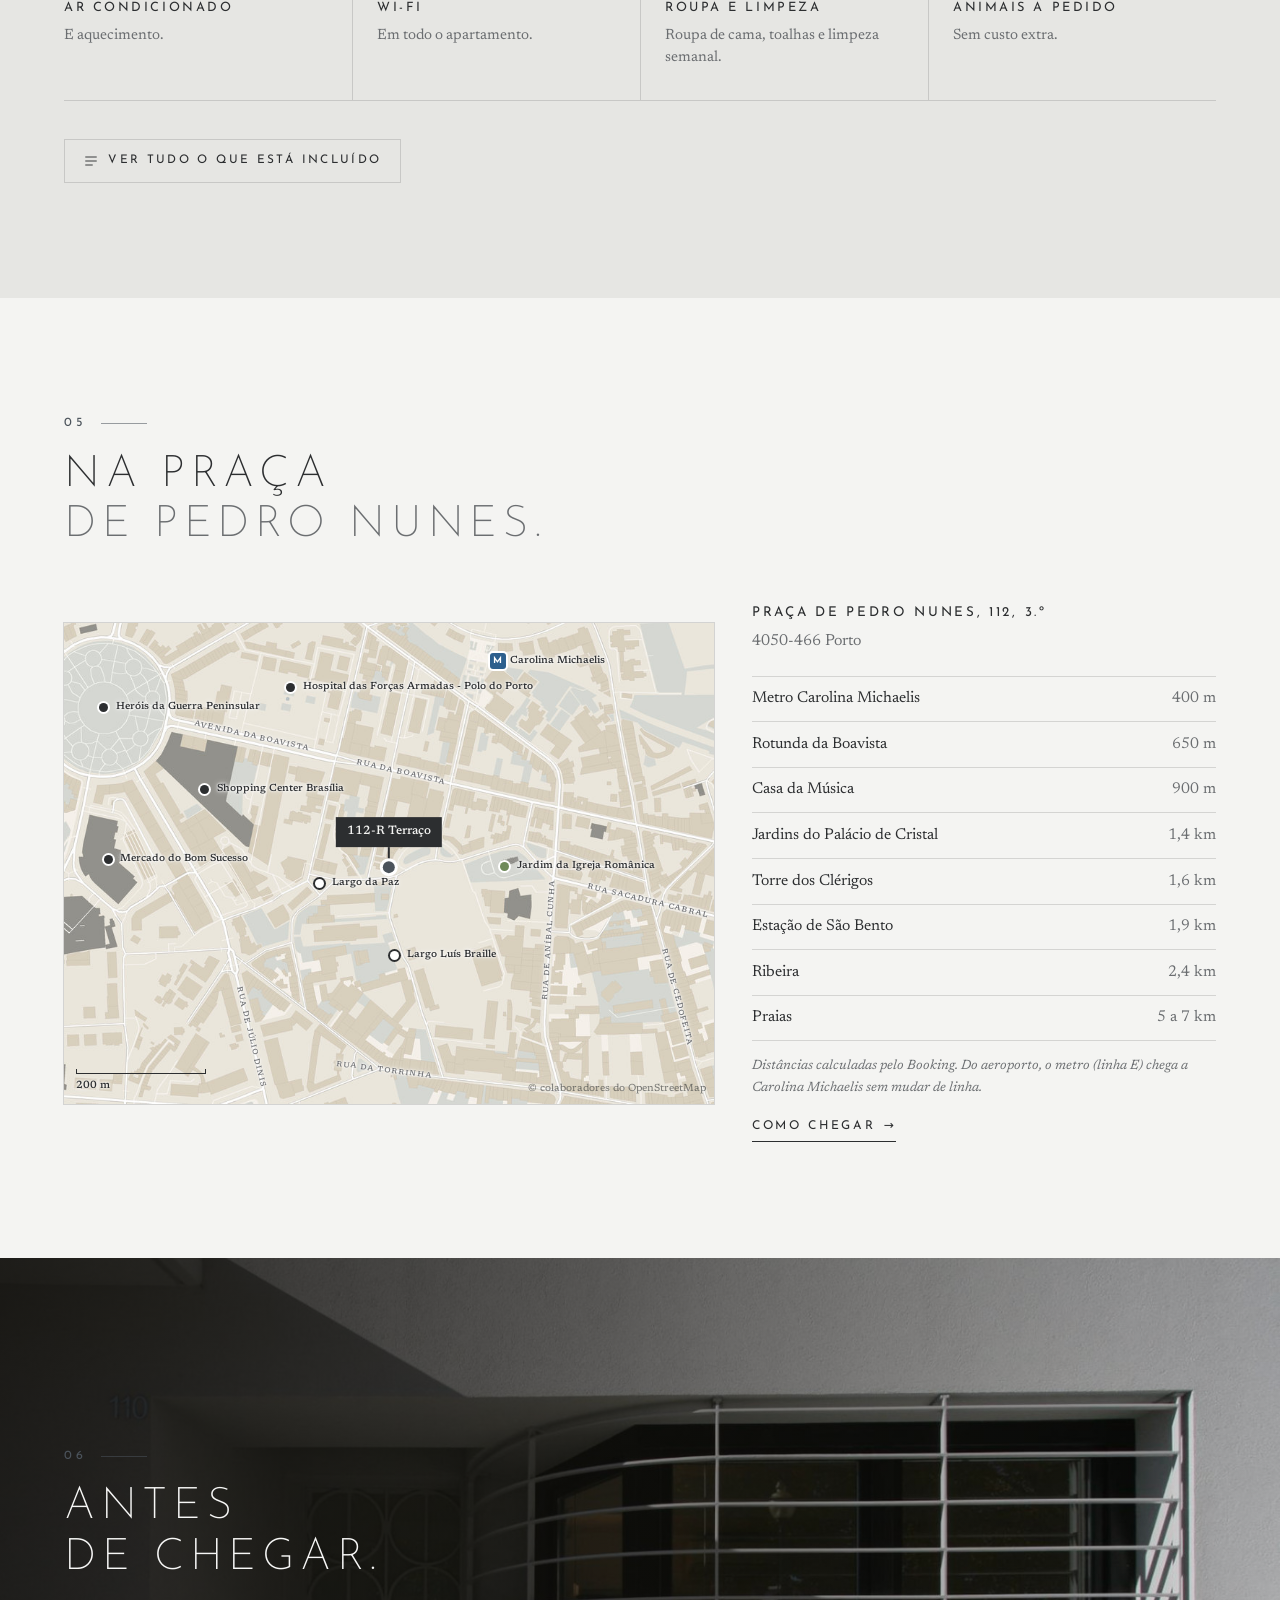
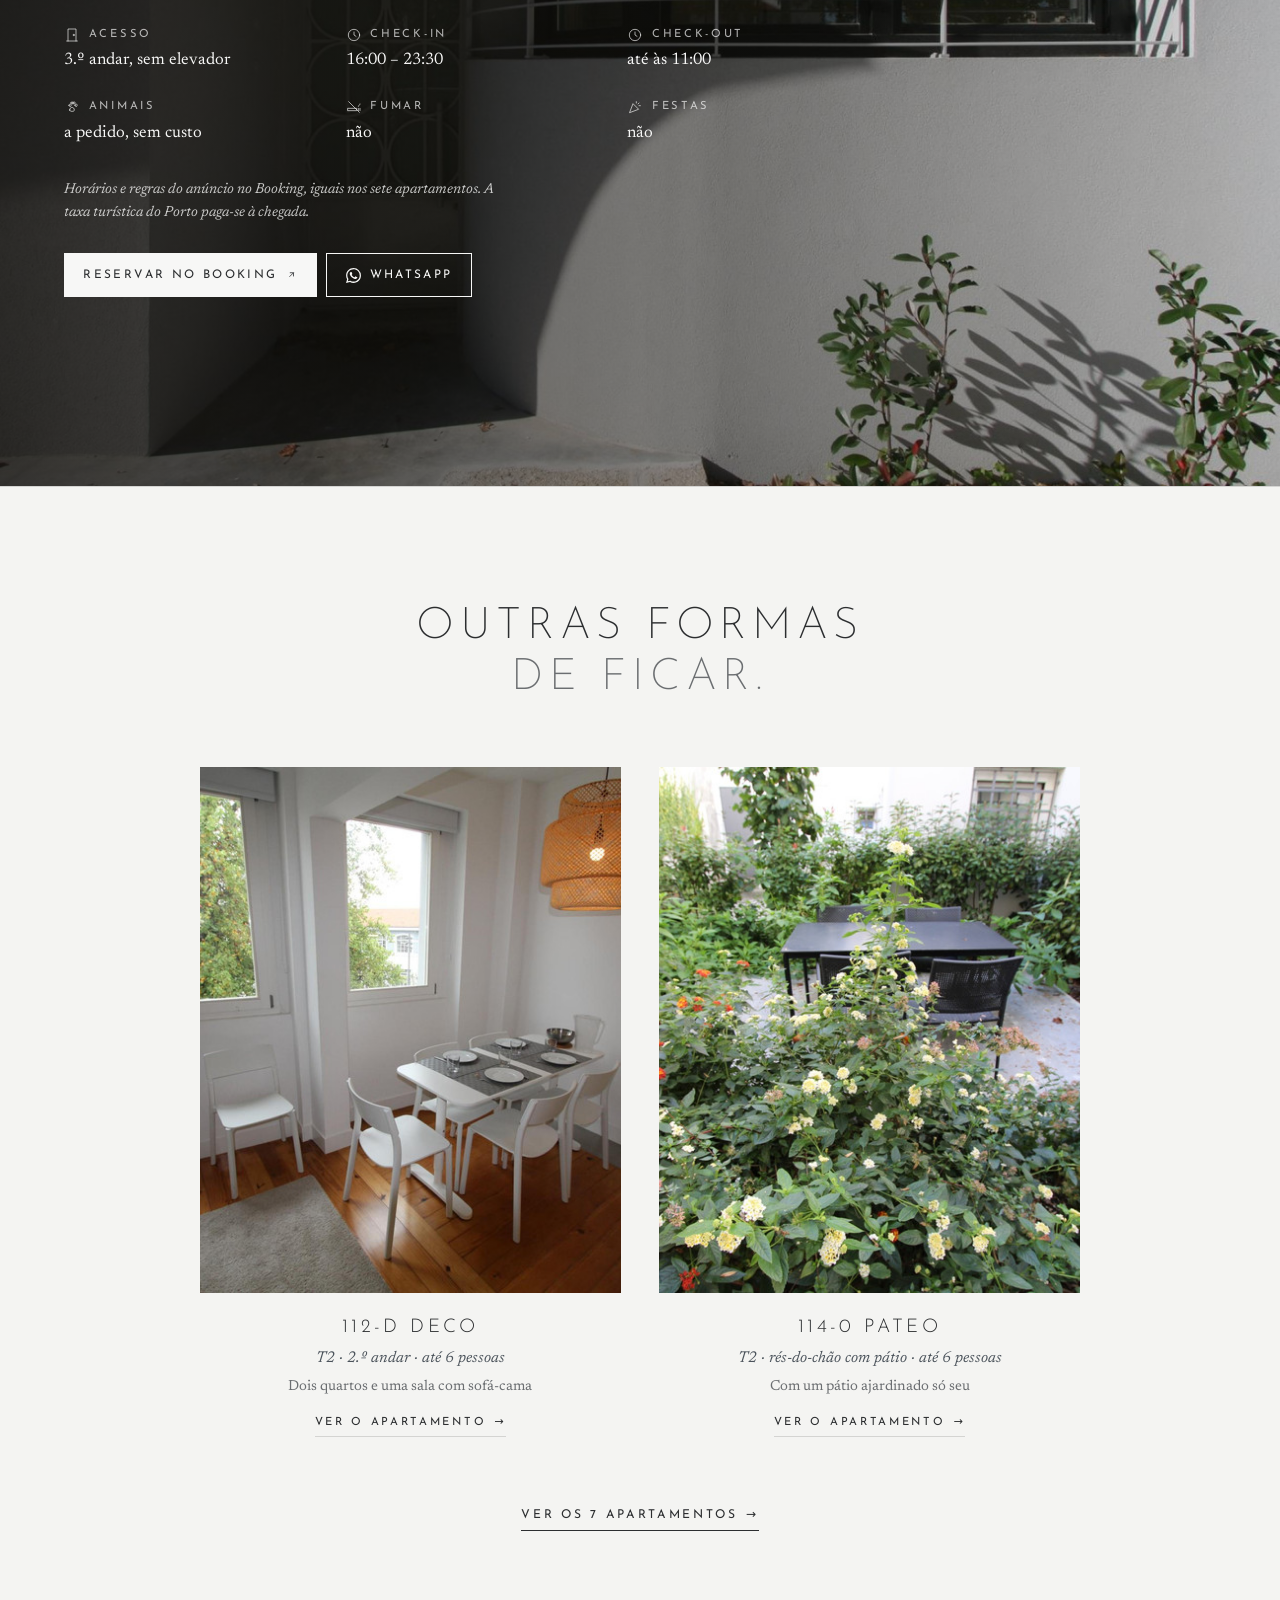
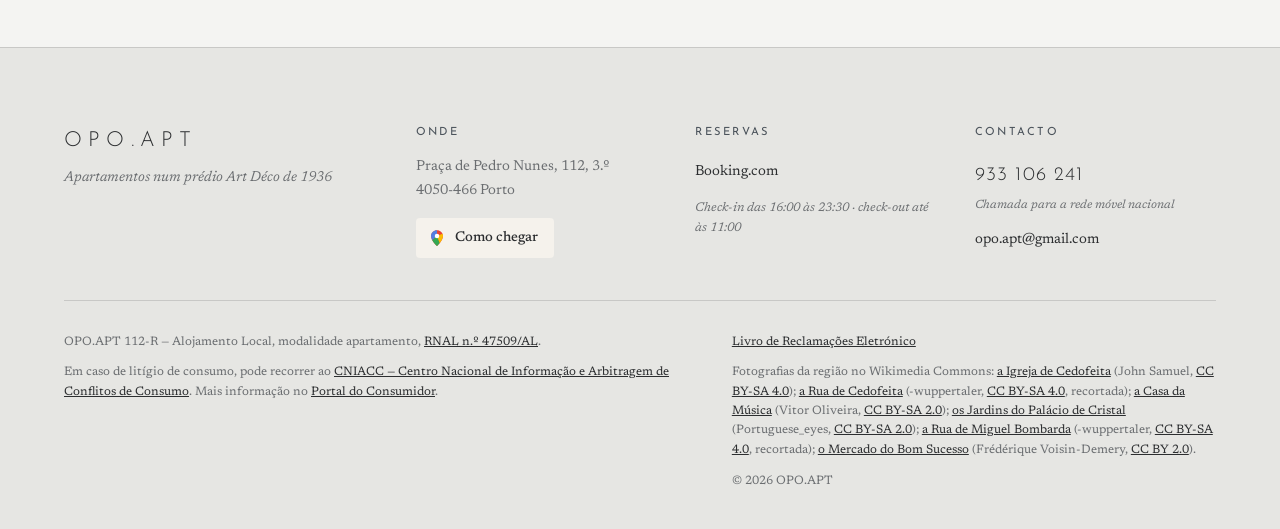
<file: site/112-r-terraco/index.html>
<!doctype html>
<html lang="pt-PT">
<head>
<meta charset="utf-8">
<meta name="viewport" content="width=device-width, initial-scale=1">
<title>112-R Terraço · OPO.APT, Porto</title>
<meta name="description" content="Apartamento T1 com terraço privativo de cerca de 100 m², no 3.º andar de um prédio Art Déco de 1936 na Praça de Pedro Nunes, no Porto.">
<meta property="og:title" content="112-R Terraço · OPO.APT, Porto">
<meta property="og:description" content="Apartamento T1 com terraço privativo de cerca de 100 m², no 3.º andar de um prédio Art Déco de 1936 na Praça de Pedro Nunes, no Porto.">
<meta property="og:image" content="../assets/img/h-terraco-1400.jpg">
<meta name="robots" content="noindex">
<meta name="theme-color" content="#f4f4f2">
<link rel="icon" href="data:image/svg+xml,%3Csvg xmlns='http://www.w3.org/2000/svg' viewBox='0 0 32 32'%3E%3Crect width='32' height='32' rx='6' fill='%232c2e30'/%3E%3Ctext x='16' y='22' font-family='Georgia' font-size='17' fill='%23f4f4f2' text-anchor='middle'%3EW%3C/text%3E%3C/svg%3E">
<link rel="preconnect" href="https://fonts.googleapis.com">
<link rel="preconnect" href="https://fonts.gstatic.com" crossorigin>
<link href="https://fonts.googleapis.com/css2?family=Newsreader:ital,opsz,wght@0,6..72,300;0,6..72,400;1,6..72,300;1,6..72,400&family=Josefin+Sans:wght@200;300;400&display=swap" rel="stylesheet">
<link rel="stylesheet" href="../assets/base.css">
<link rel="stylesheet" href="../assets/tema.css">
<link rel="stylesheet" href="../assets/agencia.css">
<link rel="stylesheet" href="../assets/agencia-arco.css">
</head>
<body class="w-premium a-premium a-site" style="--destaque:#4b535b;--destaque-2:#3b4147;--destaque-claro:#aeb2b5;--escuro:#1f2326;--escuro-2:#2d3337">
<a class="saltar" href="#conteudo">Saltar para o conteúdo</a>

<header class="topo topo--centro w-topo" id="topo">
  <nav class="topo__nav" aria-label="Secções">
    <a href="#casa">O apartamento</a>
    <a href="#onde">Localização</a>
    <a href="#regras">Antes de chegar</a>
  </nav>
  <a class="topo__marca" href="../index.html" aria-label="OPO.APT, início">OPO.APT</a>
  <div class="topo__res"><a class="topo__wpp" href="https://wa.me/351933106241?text=Ol%C3%A1%21%20Gostava%20de%20saber%20a%20disponibilidade%20para%20o%20112-R%20Terra%C3%A7o." target="_blank" rel="noopener" aria-label="Falar por WhatsApp"><svg class="i-wpp" viewBox="0 0 24 24" aria-hidden="true"><path d="M17.47 14.38c-.3-.15-1.76-.87-2.03-.97-.27-.1-.47-.15-.67.15-.2.3-.77.97-.94 1.16-.17.2-.35.22-.64.08-.3-.15-1.26-.46-2.39-1.48-.88-.79-1.48-1.76-1.65-2.06-.17-.3-.02-.46.13-.61.13-.13.3-.35.45-.52.15-.17.2-.3.3-.5.1-.2.05-.37-.03-.52-.07-.15-.67-1.61-.92-2.2-.24-.58-.49-.5-.67-.51h-.57c-.2 0-.52.07-.79.37-.27.3-1.04 1.02-1.04 2.48s1.07 2.88 1.21 3.07c.15.2 2.1 3.2 5.08 4.49.71.31 1.26.49 1.7.63.71.22 1.36.19 1.87.12.57-.09 1.76-.72 2-1.41.25-.7.25-1.29.18-1.41-.08-.13-.27-.2-.57-.35ZM12.05 21.79h-.01a9.87 9.87 0 0 1-5.03-1.38l-.36-.21-3.74.98 1-3.65-.24-.37a9.86 9.86 0 0 1-1.51-5.26c0-5.45 4.44-9.88 9.89-9.88 2.64 0 5.12 1.03 6.99 2.9a9.82 9.82 0 0 1 2.89 6.99c0 5.45-4.44 9.88-9.88 9.88Zm8.41-18.3A11.82 11.82 0 0 0 12.05 0C5.5 0 .16 5.34.16 11.89c0 2.1.55 4.14 1.59 5.95L.06 24l6.3-1.65a11.88 11.88 0 0 0 5.68 1.45h.01c6.55 0 11.89-5.34 11.89-11.9a11.82 11.82 0 0 0-3.48-8.41Z"/></svg></a><a class="botao botao--topo" href="#reservar">Reservar</a></div>
</header>

<main id="conteudo">

<section class="hero a-hero a-hero--casa a-hero--premium" id="inicio" style="--foco:50% 55%;--foco-tm:50% 55%">
  <figure class="a-hero__f a-voo"><img src="../assets/img/h-terraco-2000.jpg" srcset="../assets/img/h-terraco-800.jpg 800w, ../assets/img/h-terraco-1400.jpg 1400w, ../assets/img/h-terraco-2000.jpg 2000w, ../assets/img/h-terraco.jpg 3000w" sizes="max(100vw, calc(100svh * 1.500))" alt="O terraço visto do canto, com fila de vasos cor de terracota, mesa de refeições, chapéu-de-sol e telhados do Porto." width="3000" height="2000" decoding="async"><canvas class="vp-3d" aria-hidden="true" data-foto="../assets/img/h-terraco.jpg" data-prof="../assets/img/h-terraco-prof.png" data-js="../assets/img/h-terraco-3d.js" data-p='{&quot;ciclo&quot;: 22, &quot;lado&quot;: 0.03, &quot;dentro&quot;: 0.11, &quot;sobe&quot;: 0.008, &quot;pan_tm&quot;: 0.08, &quot;foco&quot;: &quot;50% 55%&quot;, &quot;foco_tm&quot;: &quot;50% 55%&quot;}'></canvas></figure>
  <div class="largura a-hero__ecra">
    <p class="a-hero__eti">3.º andar · Praça de Pedro Nunes</p>
    <h1 class="a-hero__nome"><span>Terraço</span><small>112-R</small></h1>
  </div>
  <div class="largura a-hero__pe">
    <p class="a-hero__linha">T1 · 3.º andar com terraço · até 4 pessoas</p>
    <form class="rb rb--barra-claro" id="reservar" data-casas="[{&quot;url&quot;: &quot;https://www.booking.com/hotel/pt/opo-apt-art-da-c-co-apartments-in-oporto-s-center.pt-pt.html&quot;, &quot;max&quot;: 4, &quot;nome&quot;: &quot;112-R Terraço&quot;}]" data-sel="0">
      <button type="button" class="rb__campo" data-campo="in"><span>Chegada</span><b>Escolher</b></button>
      <button type="button" class="rb__campo" data-campo="out"><span>Partida</span><b>Escolher</b></button>
      <div class="rb__campo rb__pessoas"><span>Pessoas</span><div><button type="button" data-passo="-1" aria-label="Menos uma pessoa">−</button><output>2</output><button type="button" data-passo="1" aria-label="Mais uma pessoa">+</button></div></div>
      <a class="botao botao--seta rb__ir" href="https://www.booking.com/hotel/pt/opo-apt-art-da-c-co-apartments-in-oporto-s-center.pt-pt.html" target="_blank" rel="noopener">Reservar</a>
      <div class="rb__cal" hidden></div>
    </form>
  </div>
</section>

<section class="a-nums" aria-label="O apartamento em números"><ul class="largura"><li><b>~100 m²</b><span>de terraço, segundo o dono</span></li><li><b>30 m²</b><span>lá dentro, segundo o Booking</span></li><li><b>1</b><span>quarto</span></li><li><b>4</b><span>pessoas</span></li></ul></section>

<section class="a-sec a-intro a-cam" aria-labelledby="intro-t">
  <div class="largura">
    <div class="a-predio__cab">
      <div><p class="a-num">01</p><h2 class="a-tit" id="intro-t">Da praça<span>ao terraço.</span></h2></div>
      <div><div class="a-texto"><p>O 112-R fica no 3.º andar do prédio Art Déco da Praça de Pedro Nunes e tem um terraço privativo, à altura dos telhados, com cerca de 100 m² segundo o dono, mesa, cadeiras e guarda-sol.</p><p>Lá dentro há um quarto, uma sala com sofá-cama, a cozinha aberta e uma casa de banho com duche, para até quatro pessoas. O prédio não tem elevador: são três andares a pé.</p></div><figure class="a-cit"><blockquote>Lovely huge terrace to enjoy some sun and outdoor dining.</blockquote><figcaption>Michelle, no Booking</figcaption></figure></div>
    </div>
    <ol class="a-cam__l"><li class="a-cam__p"><figure><img src="../assets/img/r-fachada-3-1400.jpg" srcset="../assets/img/r-fachada-3-800.jpg 800w, ../assets/img/r-fachada-3-1400.jpg 1400w, ../assets/img/r-fachada-3-2000.jpg 2000w, ../assets/img/r-fachada-3.jpg 3000w" sizes="(max-width: 760px) 92vw, 30vw" alt="O portal de entrada simétrico do prédio, com porta de grelha e degraus." width="3000" height="1992" loading="lazy" decoding="async"></figure>
        <p class="a-cam__n">01</p><h3>A entrada</h3><p>O portal Art Déco do prédio de 1936, na Praça de Pedro Nunes.</p></li><li class="a-cam__p"><figure><img src="../assets/img/r-sala-1-1400.jpg" srcset="../assets/img/r-sala-1-800.jpg 800w, ../assets/img/r-sala-1-1400.jpg 1400w, ../assets/img/r-sala-1-2000.jpg 2000w, ../assets/img/r-sala-1.jpg 3000w" sizes="(max-width: 760px) 92vw, 30vw" alt="A sala com sofá-cama cinzento, televisão e portadas envidraçadas para o terraço." width="3000" height="2000" loading="lazy" decoding="async"></figure>
        <p class="a-cam__n">02</p><h3>A sala</h3><p>Sofá-cama, televisão e portadas envidraçadas para o terraço.</p></li><li class="a-cam__p"><figure><img src="../assets/img/r-terraco-5-800.jpg" srcset="../assets/img/r-terraco-5-800.jpg 800w, ../assets/img/r-terraco-5.jpg 1280w" sizes="(max-width: 760px) 92vw, 30vw" alt="O muro do terraço e os vasos em perspetiva, ao sol, com vista ampla sobre a cidade." width="1280" height="853" loading="lazy" decoding="async"></figure>
        <p class="a-cam__n">03</p><h3>O terraço</h3><p>Cerca de 100 m², segundo o dono, à altura dos telhados.</p></li></ol>
  </div>
</section>

<div class="a-faixa" aria-label="Terraço de cerca de 100 m² · 3.º andar, sem elevador · Metro a 400 m · Art Déco de 1936"><div class="a-faixa__pista" aria-hidden="true"><span>Terraço de cerca de 100 m²</span><i aria-hidden="true">·</i><span>3.º andar, sem elevador</span><i aria-hidden="true">·</i><span>Metro a 400 m</span><i aria-hidden="true">·</i><span>Art Déco de 1936</span><i aria-hidden="true">·</i><span>Terraço de cerca de 100 m²</span><i aria-hidden="true">·</i><span>3.º andar, sem elevador</span><i aria-hidden="true">·</i><span>Metro a 400 m</span><i aria-hidden="true">·</i><span>Art Déco de 1936</span><i aria-hidden="true">·</i><span>Terraço de cerca de 100 m²</span><i aria-hidden="true">·</i><span>3.º andar, sem elevador</span><i aria-hidden="true">·</i><span>Metro a 400 m</span><i aria-hidden="true">·</i><span>Art Déco de 1936</span><i aria-hidden="true">·</i><span>Terraço de cerca de 100 m²</span><i aria-hidden="true">·</i><span>3.º andar, sem elevador</span><i aria-hidden="true">·</i><span>Metro a 400 m</span><i aria-hidden="true">·</i><span>Art Déco de 1936</span><i aria-hidden="true">·</i></div></div>

<section class="a-mold a-mold--ante" data-moldura aria-labelledby="mold-t">
  <div class="a-mold__preso">
    <div class="a-mold__ante" aria-hidden="true"><p class="a-num">02</p><p class="a-mold__eti">Três andares acima da praça</p></div>
    <p class="a-mold__leg" aria-hidden="true">O terraço</p>
    <figure class="a-mold__f" style="--foco:50% 60%"><img src="../assets/img/r-terraco-1-2000.jpg" srcset="../assets/img/r-terraco-1-800.jpg 800w, ../assets/img/r-terraco-1-1400.jpg 1400w, ../assets/img/r-terraco-1-2000.jpg 2000w, ../assets/img/r-terraco-1.jpg 3000w" sizes="max(100vw, calc(100svh * 1.500))" alt="O terraço privado com mesa e cadeiras de refeição e os telhados do bairro ao fundo, sob céu nublado." width="3000" height="2000" loading="lazy" decoding="async"></figure>
    <div class="largura a-mold__t">
      <p class="a-num">02</p><h2 class="a-tit" id="mold-t">Cerca de 100 m²<span>ao ar livre.</span></h2>
      <p>Mesa para quatro, guarda-sol e o céu do Porto por cima. «Fabulous rooftop», escreveu o Robert no Booking.</p>
    </div>
  </div>
</section>

<section class="a-sec a-den" id="casa" aria-labelledby="casa-t">
  <div class="largura">
    <header class="a-cab "><p class="a-num">03</p><h2 class="a-tit" id="casa-t">Lá dentro,<span>um T1 inteiro.</span></h2></header>
    <ol class="a-den__ls"><li class="a-den__l"><div class="a-fila a-den__f"><figure class="a-fila__f" style="--ar:0.6667"><button type="button" class="a-fila__b" data-visor="c" data-indice="9" aria-label="Ver em grande: O quarto com duas camas individuais de riscas, tapete e janela."><img src="../assets/img/r-quarto-1-1400.jpg" srcset="../assets/img/r-quarto-1-800.jpg 800w, ../assets/img/r-quarto-1-1400.jpg 1400w, ../assets/img/r-quarto-1.jpg 2000w" sizes="(max-width: 760px) 46vw, 30vw" alt="O quarto com duas camas individuais de riscas, tapete e janela." width="2000" height="3000" loading="lazy" decoding="async"></button></figure><figure class="a-fila__f" style="--ar:1.5000"><button type="button" class="a-fila__b" data-visor="c" data-indice="8" aria-label="Ver em grande: O quarto com camas individuais, espelho grande, tapete e candeeiro."><img src="../assets/img/r-quarto-3-1400.jpg" srcset="../assets/img/r-quarto-3-800.jpg 800w, ../assets/img/r-quarto-3-1400.jpg 1400w, ../assets/img/r-quarto-3-2000.jpg 2000w, ../assets/img/r-quarto-3.jpg 3000w" sizes="(max-width: 760px) 46vw, 30vw" alt="O quarto com camas individuais, espelho grande, tapete e candeeiro." width="3000" height="2000" loading="lazy" decoding="async"></button></figure></div>
      <div class="a-den__t"><h3>O quarto</h3><p>Duas camas individuais, um espelho grande e um tapete sobre o soalho.</p></div></li><li class="a-den__l a-den__l--inv"><div class="a-fila a-den__f"><figure class="a-fila__f" style="--ar:1.5000"><button type="button" class="a-fila__b" data-visor="c" data-indice="10" aria-label="Ver em grande: A cozinha aberta com mesa de refeições junto à janela."><img src="../assets/img/r-cozinha-1-1400.jpg" srcset="../assets/img/r-cozinha-1-800.jpg 800w, ../assets/img/r-cozinha-1-1400.jpg 1400w, ../assets/img/r-cozinha-1-2000.jpg 2000w, ../assets/img/r-cozinha-1.jpg 3000w" sizes="(max-width: 760px) 46vw, 30vw" alt="A cozinha aberta com mesa de refeições junto à janela." width="3000" height="2000" loading="lazy" decoding="async"></button></figure><figure class="a-fila__f" style="--ar:1.5000"><button type="button" class="a-fila__b" data-visor="c" data-indice="11" aria-label="Ver em grande: A kitchenette com placa, micro-ondas, chaleira e mesa."><img src="../assets/img/r-cozinha-2-1400.jpg" srcset="../assets/img/r-cozinha-2-800.jpg 800w, ../assets/img/r-cozinha-2-1400.jpg 1400w, ../assets/img/r-cozinha-2-2000.jpg 2000w, ../assets/img/r-cozinha-2.jpg 3000w" sizes="(max-width: 760px) 46vw, 30vw" alt="A kitchenette com placa, micro-ondas, chaleira e mesa." width="3000" height="2000" loading="lazy" decoding="async"></button></figure></div>
      <div class="a-den__t"><h3>A cozinha</h3><p>Aberta para a sala, com placa, micro-ondas e a mesa junto à janela.</p></div></li><li class="a-den__l"><div class="a-fila a-den__f"><figure class="a-fila__f" style="--ar:1.5000"><button type="button" class="a-fila__b" data-visor="c" data-indice="12" aria-label="Ver em grande: A casa de banho com chuveiro de vidro, lavatório e janela redonda."><img src="../assets/img/r-wc-1-1400.jpg" srcset="../assets/img/r-wc-1-800.jpg 800w, ../assets/img/r-wc-1-1400.jpg 1400w, ../assets/img/r-wc-1-2000.jpg 2000w, ../assets/img/r-wc-1.jpg 3000w" sizes="(max-width: 760px) 46vw, 30vw" alt="A casa de banho com chuveiro de vidro, lavatório e janela redonda." width="3000" height="2000" loading="lazy" decoding="async"></button></figure><figure class="a-fila__f" style="--ar:1.4286"><button type="button" class="a-fila__b" aria-label="Ver em grande: Janela redonda com grade na casa de banho do 112-R"><img src="../assets/img/x-vigia-800.jpg" srcset="../assets/img/x-vigia-800.jpg 800w, ../assets/img/x-vigia.jpg 1200w" sizes="(max-width: 760px) 46vw, 30vw" alt="Janela redonda com grade na casa de banho do 112-R" width="1200" height="840" loading="lazy" decoding="async"></button></figure></div>
      <div class="a-den__t"><h3>A casa de banho</h3><p>Duche de vidro, lavatório e máquina de lavar roupa, sob a janela redonda.</p></div></li></ol>
    <p class="a-den__todas"><button type="button" class="a-bt a-bt--linha" data-album="c">Ver as 19 fotografias</button></p>
  </div>
</section>

<section class="a-sec a-sec--2 a-incl" id="comodidades" aria-labelledby="comod-t">
  <div class="largura">
    <div class="a-incl__cab"><p class="a-num">04</p><h2 class="a-tit" id="comod-t">No apartamento</h2><p class="a-frase a-frase--it">Um T1 com o maior espaço ao ar livre do prédio.</p></div>
    <ul class="a-grelha"><li><svg viewBox="0 0 24 24" aria-hidden="true"><path d="M12 21v-7M12 14c-4 0-6-2.5-6-6 3 0 6 2 6 6zM12 14c4 0 6-2.5 6-6-3 0-6 2-6 6z"/><path d="M4 21h16"/></svg><h3>Terraço privativo</h3><p>Cerca de 100 m², segundo o dono, com mesa e guarda-sol.</p></li><li><svg viewBox="0 0 24 24" aria-hidden="true"><path d="M3 18v-6.5A1.5 1.5 0 0 1 4.5 10h15a1.5 1.5 0 0 1 1.5 1.5V18M3 15h18M3 18v2M21 18v2M6 10V7.5A1.5 1.5 0 0 1 7.5 6h9A1.5 1.5 0 0 1 18 7.5V10"/></svg><h3>Um quarto</h3><p>E uma sala com sofá-cama.</p></li><li><svg viewBox="0 0 24 24" aria-hidden="true"><path d="M5 11h14v6.5A3.5 3.5 0 0 1 15.5 21h-7A3.5 3.5 0 0 1 5 17.5z"/><path d="M3 11h18M9 7.5c0-1.5 1-1.5 1-3M14 7.5c0-1.5 1-1.5 1-3"/></svg><h3>Cozinha aberta</h3><p>Para a sala.</p></li><li><svg viewBox="0 0 24 24" aria-hidden="true"><rect x="4.2" y="2.8" width="15.6" height="18.4" rx="2"/><circle cx="12" cy="14" r="4"/><path d="M8 7h.01M11 7h.01"/></svg><h3>Máquina de lavar roupa</h3><p>No apartamento.</p></li><li><svg viewBox="0 0 24 24" aria-hidden="true"><path d="M12 2.5v19M4 7l16 10M20 7L4 17"/><path d="M9.5 3.8L12 6l2.5-2.2M9.5 20.2L12 18l2.5 2.2"/></svg><h3>Ar condicionado</h3><p>E aquecimento.</p></li><li><svg viewBox="0 0 24 24" aria-hidden="true"><path d="M2.5 9a14 14 0 0 1 19 0M5.5 12.2a9.5 9.5 0 0 1 13 0M8.6 15.4a5 5 0 0 1 6.8 0"/><path d="M12 18.6h.01"/></svg><h3>Wi-Fi</h3><p>Em todo o apartamento.</p></li><li><svg viewBox="0 0 24 24" aria-hidden="true"><path d="M3.5 8.5h17v9.5h-17z"/><path d="M3.5 12.5h17M7 8.5V6h10v2.5"/></svg><h3>Roupa e limpeza</h3><p>Roupa de cama, toalhas e limpeza semanal.</p></li><li><svg viewBox="0 0 24 24" aria-hidden="true"><path d="M7.5 9.5a1.6 2 0 1 0 0-.1zM16.5 9.5a1.6 2 0 1 0 0-.1zM10.5 6a1.5 1.9 0 1 0 0-.1zM13.5 6a1.5 1.9 0 1 0 0-.1z"/><path d="M8.5 16.5c0-2.2 1.6-4 3.5-4s3.5 1.8 3.5 4c0 1.6-1.5 2-3.5 2s-3.5-.4-3.5-2z"/></svg><h3>Animais a pedido</h3><p>Sem custo extra.</p></li></ul>
    <button type="button" class="a-bt a-bt--linha" data-folha-abre="folha-c"><svg viewBox="0 0 24 24" aria-hidden="true"><path d="M4 6h16M4 12h16M4 18h10"/></svg>Ver tudo o que está incluído</button>
  </div>
</section>
<div class="a-folha" id="folha-c" role="dialog" aria-modal="true" aria-labelledby="folha-c-t" hidden>
  <div class="a-folha__fundo" data-folha-fecha></div>
  <div class="a-folha__caixa">
    <header class="a-folha__cab"><h2 id="folha-c-t">O que está incluído<small>22 coisas que encontra no 112-R Terraço</small></h2><button type="button" class="a-folha__x" data-folha-fecha aria-label="Fechar"><svg viewBox="0 0 24 24"><path d="M5 5l14 14M19 5L5 19"/></svg></button></header>
    <div class="a-folha__corpo"><section class="a-folha__g"><h3>No apartamento</h3><ul><li>Um quarto</li><li>Sala com sofá-cama</li><li>Cozinha aberta para a sala</li><li>Casa de banho com duche</li><li>Máquina de lavar roupa</li><li>Wi-Fi</li><li>Ar condicionado</li><li>Aquecimento</li><li>Roupa de cama e toalhas</li><li>Limpeza semanal</li></ul></section><section class="a-folha__g"><h3>Lá fora</h3><ul><li>Terraço privativo de cerca de 100 m² (segundo o dono)</li><li>Mesa, cadeiras e guarda-sol</li></ul></section><section class="a-folha__g"><h3>A pedido</h3><ul><li>Limpeza extra</li><li>Troca de roupa de cama e toalhas</li><li>Berço de viagem, grátis</li><li>Estacionamento privado, pago à parte</li></ul></section><section class="a-folha__g"><h3>Bom saber</h3><ul><li>3.º andar sem elevador: sobe-se por escadas</li><li>Check-in das 16:00 às 23:30</li><li>Check-out até às 11:00</li><li>Não se fuma; não há festas</li><li>Animais a pedido, sem custo</li><li>Taxa turística do Porto paga à chegada</li></ul></section></div>
    
  </div>
</div>

<section class="a-sec a-onde a-onde--casa" id="onde" aria-labelledby="onde-t">
  <div class="largura">
    <header class="a-cab "><p class="a-num">05</p><h2 class="a-tit" id="onde-t">Na Praça<span>de Pedro Nunes.</span></h2></header>
    <div class="a-onde__g">
      <figure class="w-mapa a-mapa-casa" style="--ar:1.3503">
        <img src="../assets/img/mapa-c.jpg" srcset="../assets/img/mapa-c-800.jpg 900w, ../assets/img/mapa-c.jpg 1800w" sizes="(max-width: 900px) 100vw, 58vw" alt="Mapa com a localização de 112-R Terraço, em Praça de Pedro Nunes, 112, 3.º" width="1800" height="1333" loading="lazy">
        <span class="w-rua" style="left:28.9%;top:23.53%;--a:12.5deg">Avenida da Boavista</span><span class="w-rua" style="left:28.75%;top:85.99%;--a:76.5deg">Rua de Júlio Dinis</span><span class="w-rua" style="left:51.82%;top:30.99%;--a:12.9deg">Rua da Boavista</span><span class="w-rua" style="left:74.69%;top:65.96%;--a:-86.5deg">Rua de Aníbal Cunha</span><span class="w-rua" style="left:94.32%;top:77.75%;--a:75.0deg">Rua de Cedofeita</span><span class="w-rua" style="left:49.28%;top:92.87%;--a:7.5deg">Rua da Torrinha</span><span class="w-rua" style="left:89.92%;top:57.72%;--a:13.6deg">Rua Sacadura Cabral</span>
        <span class="w-ref w-ref--metro w-ref--d" style="left:66.8%;top:7.95%"><i>M</i><b>Carolina Michaelis</b></span><span class="w-ref w-ref--lugar w-ref--d w-ref--menor" style="left:21.66%;top:34.61%"><i></i><b>Shopping Center Brasília</b></span><span class="w-ref w-ref--lugar w-ref--d w-ref--menor" style="left:34.91%;top:13.36%"><i></i><b>Hospital das Forças Armadas - Polo do Porto</b></span><span class="w-ref w-ref--lugar w-ref--d w-ref--menor" style="left:6.8%;top:49.15%"><i></i><b>Mercado do Bom Sucesso</b></span><span class="w-ref w-ref--lugar w-ref--d" style="left:6.09%;top:17.56%"><i></i><b>Heróis da Guerra Peninsular</b></span><span class="w-ref w-ref--praca w-ref--d w-ref--menor" style="left:39.34%;top:54.1%"><i></i><b>Largo da Paz</b></span><span class="w-ref w-ref--praca w-ref--d" style="left:50.9%;top:69.11%"><i></i><b>Largo Luís Braille</b></span><span class="w-ref w-ref--verde w-ref--d w-ref--menor" style="left:67.84%;top:50.6%"><i></i><b>Jardim da Igreja Românica</b></span>
        <span class="w-pino" style="left:50.00%;top:50.01%"><b>112-R Terraço</b><i></i></span>
        <span class="w-escala" style="--pc:20.0%"><i></i>200 m</span>
        <figcaption>© colaboradores do OpenStreetMap</figcaption>
      </figure>
      <div class="a-onde__t">
        <p class="a-onde__mor"><b>Praça de Pedro Nunes, 112, 3.º</b>4050-466 Porto</p>
        <ul class="a-perto"><li><span>Metro Carolina Michaelis</span><b>400 m</b></li><li><span>Rotunda da Boavista</span><b>650 m</b></li><li><span>Casa da Música</span><b>900 m</b></li><li><span>Jardins do Palácio de Cristal</span><b>1,4 km</b></li><li><span>Torre dos Clérigos</span><b>1,6 km</b></li><li><span>Estação de São Bento</span><b>1,9 km</b></li><li><span>Ribeira</span><b>2,4 km</b></li><li><span>Praias</span><b>5 a 7 km</b></li></ul>
        <p class="a-nota">Distâncias calculadas pelo Booking. Do aeroporto, o metro (linha E) chega a Carolina Michaelis sem mudar de linha.</p>
        <a class="a-ligacao" href="https://www.google.com/maps/dir/?api=1&destination=41.15576,-8.6239" target="_blank" rel="noopener">Como chegar <span class="w-seta" aria-hidden="true">→</span></a>
      </div>
    </div>
  </div>
</section>

<section class="a-antes" id="regras" aria-labelledby="antes-t">
  <figure class="a-antes__f"><img src="../assets/img/r-fachada-4-2000.jpg" srcset="../assets/img/r-fachada-4-800.jpg 800w, ../assets/img/r-fachada-4-1400.jpg 1400w, ../assets/img/r-fachada-4-2000.jpg 2000w, ../assets/img/r-fachada-4.jpg 3000w" sizes="max(100vw, calc(100svh * 1.527))" alt="A entrada em recuo do prédio, com janela de grelha e muro curvo." width="3000" height="1964" loading="lazy" decoding="async"></figure>
  <div class="largura a-antes__t">
    <p class="a-num">06</p><h2 class="a-tit" id="antes-t">Antes<span>de chegar.</span></h2>
    <dl class="a-antes__dl"><div><dt><svg viewBox="0 0 24 24" aria-hidden="true"><path d="M6 21V3h12v18M4 21h16"/><circle cx="14.5" cy="12" r=".9"/></svg>Acesso</dt><dd>3.º andar, sem elevador</dd></div><div><dt><svg viewBox="0 0 24 24" aria-hidden="true"><circle cx="12" cy="12" r="8.5"/><path d="M12 7.5V12l3 2"/></svg>Check-in</dt><dd>16:00 – 23:30</dd></div><div><dt><svg viewBox="0 0 24 24" aria-hidden="true"><circle cx="12" cy="12" r="8.5"/><path d="M12 7.5V12l3 2"/></svg>Check-out</dt><dd>até às 11:00</dd></div><div><dt><svg viewBox="0 0 24 24" aria-hidden="true"><path d="M7.5 9.5a1.6 2 0 1 0 0-.1zM16.5 9.5a1.6 2 0 1 0 0-.1zM10.5 6a1.5 1.9 0 1 0 0-.1zM13.5 6a1.5 1.9 0 1 0 0-.1z"/><path d="M8.5 16.5c0-2.2 1.6-4 3.5-4s3.5 1.8 3.5 4c0 1.6-1.5 2-3.5 2s-3.5-.4-3.5-2z"/></svg>Animais</dt><dd>a pedido, sem custo</dd></div><div><dt><svg viewBox="0 0 24 24" aria-hidden="true"><path d="M3 14h13v3.5H3zM18.5 14v3.5M21 14v3.5M18.5 11c0-1.6 2.5-1.6 2.5-3.5"/><path d="M4 4l16 16"/></svg>Fumar</dt><dd>não</dd></div><div><dt><svg viewBox="0 0 24 24" aria-hidden="true"><path d="m4 20 5-13 8 8z"/><path d="M14 4v2M18 6l-1.5 1.5M20 10h-2"/></svg>Festas</dt><dd>não</dd></div></dl>
    <p class="a-antes__nota">Horários e regras do anúncio no Booking, iguais nos sete apartamentos. A taxa turística do Porto paga-se à chegada.</p>
    <div class="a-bts"><a class="a-bt a-bt--cheio" href="https://www.booking.com/hotel/pt/opo-apt-art-da-c-co-apartments-in-oporto-s-center.pt-pt.html" target="_blank" rel="noopener">Reservar no Booking <svg class="w-fora" viewBox="0 0 24 24" aria-hidden="true"><path d="M8 16 16 8M9 8h7v7"/></svg></a><a class="a-bt" href="https://wa.me/351933106241?text=Ol%C3%A1%21%20Gostava%20de%20saber%20a%20disponibilidade%20para%20o%20112-R%20Terra%C3%A7o." target="_blank" rel="noopener"><svg class="i-wpp" viewBox="0 0 24 24" aria-hidden="true"><path d="M17.47 14.38c-.3-.15-1.76-.87-2.03-.97-.27-.1-.47-.15-.67.15-.2.3-.77.97-.94 1.16-.17.2-.35.22-.64.08-.3-.15-1.26-.46-2.39-1.48-.88-.79-1.48-1.76-1.65-2.06-.17-.3-.02-.46.13-.61.13-.13.3-.35.45-.52.15-.17.2-.3.3-.5.1-.2.05-.37-.03-.52-.07-.15-.67-1.61-.92-2.2-.24-.58-.49-.5-.67-.51h-.57c-.2 0-.52.07-.79.37-.27.3-1.04 1.02-1.04 2.48s1.07 2.88 1.21 3.07c.15.2 2.1 3.2 5.08 4.49.71.31 1.26.49 1.7.63.71.22 1.36.19 1.87.12.57-.09 1.76-.72 2-1.41.25-.7.25-1.29.18-1.41-.08-.13-.27-.2-.57-.35ZM12.05 21.79h-.01a9.87 9.87 0 0 1-5.03-1.38l-.36-.21-3.74.98 1-3.65-.24-.37a9.86 9.86 0 0 1-1.51-5.26c0-5.45 4.44-9.88 9.89-9.88 2.64 0 5.12 1.03 6.99 2.9a9.82 9.82 0 0 1 2.89 6.99c0 5.45-4.44 9.88-9.88 9.88Zm8.41-18.3A11.82 11.82 0 0 0 12.05 0C5.5 0 .16 5.34.16 11.89c0 2.1.55 4.14 1.59 5.95L.06 24l6.3-1.65a11.88 11.88 0 0 0 5.68 1.45h.01c6.55 0 11.89-5.34 11.89-11.9a11.82 11.82 0 0 0-3.48-8.41Z"/></svg>WhatsApp</a></div>
  </div>
</section>



<section class="a-sec a-outras" aria-labelledby="outras-t">
  <div class="largura">
    <header class="a-cab a-cab--centro"><h2 class="a-tit" id="outras-t">Outras formas<span>de ficar.</span></h2></header>
    <ul class="a-arcos a-arcos--2"><li class="a-arco"><a href="../112-d-deco/index.html"><figure class="a-arco__f"><img src="../assets/img/d-jantar-1400.jpg" srcset="../assets/img/d-jantar-800.jpg 800w, ../assets/img/d-jantar-1400.jpg 1400w, ../assets/img/d-jantar-2000.jpg 2000w, ../assets/img/d-jantar.jpg 3000w" sizes="(max-width: 760px) 80vw, 26vw" alt="Sala de jantar com mesa posta, candeeiro de vime e janelas sobre as árvores da praça" width="3000" height="2000" loading="lazy" decoding="async"></figure>
        <h3>112-D Deco</h3>
        <p class="a-arco__linha">T2 · 2.º andar · até 6 pessoas</p>
        <p class="a-arco__sub">Dois quartos e uma sala com sofá-cama</p>
        <span class="a-arco__ir">Ver o apartamento <span class="w-seta" aria-hidden="true">→</span></span></a></li><li class="a-arco"><a href="../114-0-pateo/index.html"><figure class="a-arco__f"><img src="../assets/img/p-jardim-2-800.jpg" srcset="../assets/img/p-jardim-2-800.jpg 800w, ../assets/img/p-jardim-2.jpg 1280w" sizes="(max-width: 760px) 80vw, 26vw" alt="Mesa de exterior atrás de lantanas floridas, com o muro branco do edifício ao fundo" width="1280" height="853" loading="lazy" decoding="async"></figure>
        <h3>114-0 Pateo</h3>
        <p class="a-arco__linha">T2 · rés-do-chão com pátio · até 6 pessoas</p>
        <p class="a-arco__sub">Com um pátio ajardinado só seu</p>
        <span class="a-arco__ir">Ver o apartamento <span class="w-seta" aria-hidden="true">→</span></span></a></li></ul>
    <p class="a-outras__todas"><a class="a-ligacao" href="../index.html#casas">Ver os 7 apartamentos <span class="w-seta" aria-hidden="true">→</span></a></p>
  </div>
</section>

<div class="alb" id="alb-c" role="dialog" aria-modal="true" aria-label="Todas as fotografias de 112-R Terraço" hidden>
  <div class="alb__cab"><p class="alb__nome">112-R Terraço <small>19 fotografias</small></p><nav class="alb__ind" aria-label="Divisões"><a href="#alb-c-terraco">Terraço</a><a href="#alb-c-sala">Sala</a><a href="#alb-c-quarto">Quarto</a><a href="#alb-c-cozinha">Cozinha</a><a href="#alb-c-casa-de-banho">Casa de banho</a><a href="#alb-c-predio">O prédio</a><a href="#alb-c-planta">A planta</a></nav><button type="button" class="alb__x" aria-label="Fechar"><svg viewBox="0 0 24 24"><path d="M5 5l14 14M19 5L5 19"/></svg></button></div>
  <div class="alb__corpo"><section class="alb__div" id="alb-c-terraco"><h3>Terraço <small>5</small></h3><div class="alb__fotos"><button type="button" style="--ar:1.5000" data-visor="c-terraco" data-indice="0" aria-label="Ver em grande: O terraço visto do canto, com fila de vasos cor de terracota, mesa de refeições, chapéu-de-sol e telhados do Porto."><img src="../assets/img/r-terraco-2-1400.jpg" srcset="../assets/img/r-terraco-2-800.jpg 800w, ../assets/img/r-terraco-2-1400.jpg 1400w, ../assets/img/r-terraco-2-2000.jpg 2000w, ../assets/img/r-terraco-2.jpg 3000w" sizes="(max-width: 760px) 92vw, 40vw" alt="O terraço visto do canto, com fila de vasos cor de terracota, mesa de refeições, chapéu-de-sol e telhados do Porto." width="3000" height="2000" loading="lazy" decoding="async"></button><button type="button" style="--ar:1.5000" data-visor="c-terraco" data-indice="1" aria-label="Ver em grande: O terraço visto de um canto, com vasos, mesa de refeições e as portadas envidraçadas da sala."><img src="../assets/img/r-terraco-3-1400.jpg" srcset="../assets/img/r-terraco-3-800.jpg 800w, ../assets/img/r-terraco-3-1400.jpg 1400w, ../assets/img/r-terraco-3-2000.jpg 2000w, ../assets/img/r-terraco-3.jpg 3000w" sizes="(max-width: 760px) 92vw, 40vw" alt="O terraço visto de um canto, com vasos, mesa de refeições e as portadas envidraçadas da sala." width="3000" height="2000" loading="lazy" decoding="async"></button><button type="button" style="--ar:1.5006" data-visor="c-terraco" data-indice="2" aria-label="Ver em grande: O terraço ao sol, com vasos, mesa, chapéu-de-sol e os telhados e o rio ao fundo."><img src="../assets/img/r-terraco-4-800.jpg" srcset="../assets/img/r-terraco-4-800.jpg 800w, ../assets/img/r-terraco-4.jpg 1280w" sizes="(max-width: 760px) 92vw, 40vw" alt="O terraço ao sol, com vasos, mesa, chapéu-de-sol e os telhados e o rio ao fundo." width="1280" height="853" loading="lazy" decoding="async"></button><button type="button" style="--ar:1.5006" data-visor="c-terraco" data-indice="3" aria-label="Ver em grande: O muro do terraço e os vasos em perspetiva, ao sol, com vista ampla sobre a cidade."><img src="../assets/img/r-terraco-5-800.jpg" srcset="../assets/img/r-terraco-5-800.jpg 800w, ../assets/img/r-terraco-5.jpg 1280w" sizes="(max-width: 760px) 92vw, 40vw" alt="O muro do terraço e os vasos em perspetiva, ao sol, com vista ampla sobre a cidade." width="1280" height="853" loading="lazy" decoding="async"></button><button type="button" style="--ar:1.5000" data-visor="c-terraco" data-indice="4" aria-label="Ver em grande: O terraço privado com mesa e cadeiras de refeição e os telhados do bairro ao fundo, sob céu nublado."><img src="../assets/img/r-terraco-1-1400.jpg" srcset="../assets/img/r-terraco-1-800.jpg 800w, ../assets/img/r-terraco-1-1400.jpg 1400w, ../assets/img/r-terraco-1-2000.jpg 2000w, ../assets/img/r-terraco-1.jpg 3000w" sizes="(max-width: 760px) 92vw, 40vw" alt="O terraço privado com mesa e cadeiras de refeição e os telhados do bairro ao fundo, sob céu nublado." width="3000" height="2000" loading="lazy" decoding="async"></button></div></section><section class="alb__div" id="alb-c-sala"><h3>Sala <small>3</small></h3><div class="alb__fotos"><button type="button" style="--ar:1.5000" data-visor="c-sala" data-indice="0" aria-label="Ver em grande: A sala com sofá-cama cinzento, televisão e portadas envidraçadas para o terraço."><img src="../assets/img/r-sala-1-1400.jpg" srcset="../assets/img/r-sala-1-800.jpg 800w, ../assets/img/r-sala-1-1400.jpg 1400w, ../assets/img/r-sala-1-2000.jpg 2000w, ../assets/img/r-sala-1.jpg 3000w" sizes="(max-width: 760px) 92vw, 40vw" alt="A sala com sofá-cama cinzento, televisão e portadas envidraçadas para o terraço." width="3000" height="2000" loading="lazy" decoding="async"></button><button type="button" style="--ar:1.5000" data-visor="c-sala" data-indice="1" aria-label="Ver em grande: A sala vista da escada interior, com janela para o terraço."><img src="../assets/img/r-sala-3-1400.jpg" srcset="../assets/img/r-sala-3-800.jpg 800w, ../assets/img/r-sala-3-1400.jpg 1400w, ../assets/img/r-sala-3-2000.jpg 2000w, ../assets/img/r-sala-3.jpg 3000w" sizes="(max-width: 760px) 92vw, 40vw" alt="A sala vista da escada interior, com janela para o terraço." width="3000" height="2000" loading="lazy" decoding="async"></button><button type="button" style="--ar:0.6667" data-visor="c-sala" data-indice="2" aria-label="Ver em grande: A sala com sofá-cama, ar condicionado e o corrimão da escada interior."><img src="../assets/img/r-sala-2-1400.jpg" srcset="../assets/img/r-sala-2-800.jpg 800w, ../assets/img/r-sala-2-1400.jpg 1400w, ../assets/img/r-sala-2.jpg 2000w" sizes="(max-width: 760px) 92vw, 40vw" alt="A sala com sofá-cama, ar condicionado e o corrimão da escada interior." width="2000" height="3000" loading="lazy" decoding="async"></button></div></section><section class="alb__div" id="alb-c-quarto"><h3>Quarto <small>2</small></h3><div class="alb__fotos"><button type="button" style="--ar:1.5000" data-visor="c-quarto" data-indice="0" aria-label="Ver em grande: O quarto com camas individuais, espelho grande, tapete e candeeiro."><img src="../assets/img/r-quarto-3-1400.jpg" srcset="../assets/img/r-quarto-3-800.jpg 800w, ../assets/img/r-quarto-3-1400.jpg 1400w, ../assets/img/r-quarto-3-2000.jpg 2000w, ../assets/img/r-quarto-3.jpg 3000w" sizes="(max-width: 760px) 92vw, 40vw" alt="O quarto com camas individuais, espelho grande, tapete e candeeiro." width="3000" height="2000" loading="lazy" decoding="async"></button><button type="button" style="--ar:0.6667" data-visor="c-quarto" data-indice="1" aria-label="Ver em grande: O quarto com duas camas individuais de riscas, tapete e janela."><img src="../assets/img/r-quarto-1-1400.jpg" srcset="../assets/img/r-quarto-1-800.jpg 800w, ../assets/img/r-quarto-1-1400.jpg 1400w, ../assets/img/r-quarto-1.jpg 2000w" sizes="(max-width: 760px) 92vw, 40vw" alt="O quarto com duas camas individuais de riscas, tapete e janela." width="2000" height="3000" loading="lazy" decoding="async"></button></div></section><section class="alb__div" id="alb-c-cozinha"><h3>Cozinha <small>2</small></h3><div class="alb__fotos"><button type="button" style="--ar:1.5000" data-visor="c-cozinha" data-indice="0" aria-label="Ver em grande: A cozinha aberta com mesa de refeições junto à janela."><img src="../assets/img/r-cozinha-1-1400.jpg" srcset="../assets/img/r-cozinha-1-800.jpg 800w, ../assets/img/r-cozinha-1-1400.jpg 1400w, ../assets/img/r-cozinha-1-2000.jpg 2000w, ../assets/img/r-cozinha-1.jpg 3000w" sizes="(max-width: 760px) 92vw, 40vw" alt="A cozinha aberta com mesa de refeições junto à janela." width="3000" height="2000" loading="lazy" decoding="async"></button><button type="button" style="--ar:1.5000" data-visor="c-cozinha" data-indice="1" aria-label="Ver em grande: A kitchenette com placa, micro-ondas, chaleira e mesa."><img src="../assets/img/r-cozinha-2-1400.jpg" srcset="../assets/img/r-cozinha-2-800.jpg 800w, ../assets/img/r-cozinha-2-1400.jpg 1400w, ../assets/img/r-cozinha-2-2000.jpg 2000w, ../assets/img/r-cozinha-2.jpg 3000w" sizes="(max-width: 760px) 92vw, 40vw" alt="A kitchenette com placa, micro-ondas, chaleira e mesa." width="3000" height="2000" loading="lazy" decoding="async"></button></div></section><section class="alb__div" id="alb-c-casa-de-banho"><h3>Casa de banho <small>2</small></h3><div class="alb__fotos"><button type="button" style="--ar:1.5000" data-visor="c-casa-de-banho" data-indice="0" aria-label="Ver em grande: A casa de banho com chuveiro de vidro, lavatório e janela redonda."><img src="../assets/img/r-wc-1-1400.jpg" srcset="../assets/img/r-wc-1-800.jpg 800w, ../assets/img/r-wc-1-1400.jpg 1400w, ../assets/img/r-wc-1-2000.jpg 2000w, ../assets/img/r-wc-1.jpg 3000w" sizes="(max-width: 760px) 92vw, 40vw" alt="A casa de banho com chuveiro de vidro, lavatório e janela redonda." width="3000" height="2000" loading="lazy" decoding="async"></button><button type="button" style="--ar:0.6667" data-visor="c-casa-de-banho" data-indice="1" aria-label="Ver em grande: O lavatório e a máquina de lavar roupa sob a janela redonda."><img src="../assets/img/r-wc-2-1400.jpg" srcset="../assets/img/r-wc-2-800.jpg 800w, ../assets/img/r-wc-2-1400.jpg 1400w, ../assets/img/r-wc-2.jpg 2000w" sizes="(max-width: 760px) 92vw, 40vw" alt="O lavatório e a máquina de lavar roupa sob a janela redonda." width="2000" height="3000" loading="lazy" decoding="async"></button></div></section><section class="alb__div" id="alb-c-predio"><h3>O prédio <small>4</small></h3><div class="alb__fotos"><button type="button" style="--ar:1.5015" data-visor="c-predio" data-indice="0" aria-label="Ver em grande: O prédio Art Déco de 1936 visto da rua, na Praça Pedro Nunes, com uma árvore em primeiro plano."><img src="../assets/img/r-fachada-2-1400.jpg" srcset="../assets/img/r-fachada-2-800.jpg 800w, ../assets/img/r-fachada-2-1400.jpg 1400w, ../assets/img/r-fachada-2-2000.jpg 2000w, ../assets/img/r-fachada-2.jpg 3000w" sizes="(max-width: 760px) 92vw, 40vw" alt="O prédio Art Déco de 1936 visto da rua, na Praça Pedro Nunes, com uma árvore em primeiro plano." width="3000" height="1998" loading="lazy" decoding="async"></button><button type="button" style="--ar:1.5060" data-visor="c-predio" data-indice="1" aria-label="Ver em grande: O portal de entrada simétrico do prédio, com porta de grelha e degraus."><img src="../assets/img/r-fachada-3-1400.jpg" srcset="../assets/img/r-fachada-3-800.jpg 800w, ../assets/img/r-fachada-3-1400.jpg 1400w, ../assets/img/r-fachada-3-2000.jpg 2000w, ../assets/img/r-fachada-3.jpg 3000w" sizes="(max-width: 760px) 92vw, 40vw" alt="O portal de entrada simétrico do prédio, com porta de grelha e degraus." width="3000" height="1992" loading="lazy" decoding="async"></button><button type="button" style="--ar:1.5000" data-visor="c-predio" data-indice="2" aria-label="Ver em grande: A entrada do edifício Art Déco, com porta de grelha e janela de cantos arredondados."><img src="../assets/img/r-fachada-1-1400.jpg" srcset="../assets/img/r-fachada-1-800.jpg 800w, ../assets/img/r-fachada-1-1400.jpg 1400w, ../assets/img/r-fachada-1-2000.jpg 2000w, ../assets/img/r-fachada-1.jpg 3000w" sizes="(max-width: 760px) 92vw, 40vw" alt="A entrada do edifício Art Déco, com porta de grelha e janela de cantos arredondados." width="3000" height="2000" loading="lazy" decoding="async"></button><button type="button" style="--ar:1.5275" data-visor="c-predio" data-indice="3" aria-label="Ver em grande: A entrada em recuo do prédio, com janela de grelha e muro curvo."><img src="../assets/img/r-fachada-4-1400.jpg" srcset="../assets/img/r-fachada-4-800.jpg 800w, ../assets/img/r-fachada-4-1400.jpg 1400w, ../assets/img/r-fachada-4-2000.jpg 2000w, ../assets/img/r-fachada-4.jpg 3000w" sizes="(max-width: 760px) 92vw, 40vw" alt="A entrada em recuo do prédio, com janela de grelha e muro curvo." width="3000" height="1964" loading="lazy" decoding="async"></button></div></section><section class="alb__div" id="alb-c-planta"><h3>A planta <small>1</small></h3><div class="alb__fotos"><button type="button" style="--ar:1.0374" data-visor="c-planta" data-indice="0" aria-label="Ver em grande: A planta do apartamento e do terraço."><img src="../assets/img/r-planta-1400.jpg" srcset="../assets/img/r-planta-800.jpg 800w, ../assets/img/r-planta-1400.jpg 1400w, ../assets/img/r-planta.jpg 2217w" sizes="(max-width: 760px) 92vw, 40vw" alt="A planta do apartamento e do terraço." width="2217" height="2137" loading="lazy" decoding="async"></button></div></section></div>
</div>

</main>

<footer class="rodape">
  <div class="largura rodape__linha">
    <div class="rodape__casa">
      <a href="../index.html" class="rodape__marca">OPO.APT</a>
      <p class="rodape__sub">Apartamentos num prédio Art Déco de 1936</p>
    </div>
    <div class="rodape__onde">
      <h3>Onde</h3>
      <address>Praça de Pedro Nunes, 112, 3.º<br>4050-466 Porto</address>
      <a class="mapa" href="https://www.google.com/maps/dir/?api=1&amp;destination=41.15576,-8.6239" target="_blank" rel="noopener"><span class="mapa__icone" aria-hidden="true"><svg viewBox="0 0 24 24"><path d="M12 1.5c-4.4 0-8 3.5-8 7.9 0 5.6 6.6 12.1 7.4 12.8.3.3.9.3 1.2 0 .8-.7 7.4-7.2 7.4-12.8 0-4.4-3.6-7.9-8-7.9Z" fill="#ea4335"/><path d="M12 1.5c-4.4 0-8 3.5-8 7.9 0 1.8.7 3.7 1.7 5.5L12 9.4Z" fill="#4285f4" opacity=".9"/><path d="M5.7 14.9c1.6 3 4.6 6.1 5.7 7.3.3.3.9.3 1.2 0 .6-.6 1.8-1.8 3-3.4L12 9.4Z" fill="#34a853"/><path d="M12 9.4l3.6 9.4c1.9-2.6 4.4-6.1 4.4-9.4 0-1.1-.2-2.2-.6-3.1Z" fill="#fbbc04"/><circle cx="12" cy="9.4" r="3" fill="#fff"/></svg></span><span>Como chegar</span></a>
    </div>
    <div class="rodape__reservas">
      <h3>Reservas</h3>
      <a href="https://www.booking.com/hotel/pt/opo-apt-art-da-c-co-apartments-in-oporto-s-center.pt-pt.html" target="_blank" rel="noopener">Booking.com</a>
      <small>Check-in das 16:00 às 23:30 · check-out até às 11:00</small>
    </div>
    <div class="rodape__contacto">
      <h3>Contacto</h3>
      <a class="rodape__tel" href="tel:933106241">933 106 241</a><small>Chamada para a rede móvel nacional</small><a href="mailto:opo.apt@gmail.com">opo.apt@gmail.com</a>
    </div>
  </div>
  <div class="largura rodape__legal">
    <div>
      <p>OPO.APT 112-R — Alojamento Local, modalidade apartamento, <a href="https://rnt.turismodeportugal.pt/RNT/RNAL.aspx?nr=47509" target="_blank" rel="noopener">RNAL n.º 47509/AL</a>.</p>
      
      <p>Em caso de litígio de consumo, pode recorrer ao <a href="https://www.cniacc.pt" target="_blank" rel="noopener">CNIACC — Centro Nacional de Informação e Arbitragem de Conflitos de Consumo</a>. Mais informação no <a href="https://www.consumidor.gov.pt" target="_blank" rel="noopener">Portal do Consumidor</a>.</p>
    </div>
    <div>
      <p><a href="https://www.livroreclamacoes.pt" target="_blank" rel="noopener">Livro de Reclamações Eletrónico</a></p>
      <p>Fotografias da região no Wikimedia Commons: <a href="https://commons.wikimedia.org/wiki/File:Igreja_de_S%C3%A3o_Martinho_de_Cedofeita_01.jpg" target="_blank" rel="noopener">a Igreja de Cedofeita</a> (John Samuel, <a href="https://creativecommons.org/licenses/by-sa/4.0/" target="_blank" rel="noopener license">CC BY-SA 4.0</a>); <a href="https://commons.wikimedia.org/wiki/File:POR_Porto_Rua_de_Cedofeita_02.jpg" target="_blank" rel="noopener">a Rua de Cedofeita</a> (-wuppertaler, <a href="https://creativecommons.org/licenses/by-sa/4.0/" target="_blank" rel="noopener license">CC BY-SA 4.0</a>, recortada); <a href="https://commons.wikimedia.org/wiki/File:Casa_da_M%C3%BAsica_-_Porto_-_Portugal_(48992083221).jpg" target="_blank" rel="noopener">a Casa da Música</a> (Vitor Oliveira, <a href="https://creativecommons.org/licenses/by-sa/2.0/" target="_blank" rel="noopener license">CC BY-SA 2.0</a>); <a href="https://commons.wikimedia.org/wiki/File:Jardins_do_Pal%C3%A1cio_de_Cristal_-_Porto_-_Portugal.jpg" target="_blank" rel="noopener">os Jardins do Palácio de Cristal</a> (Portuguese_eyes, <a href="https://creativecommons.org/licenses/by-sa/2.0/" target="_blank" rel="noopener license">CC BY-SA 2.0</a>); <a href="https://commons.wikimedia.org/wiki/File:POR_Porto_Rua_Miguel_Bombarda_03.jpg" target="_blank" rel="noopener">a Rua de Miguel Bombarda</a> (-wuppertaler, <a href="https://creativecommons.org/licenses/by-sa/4.0/" target="_blank" rel="noopener license">CC BY-SA 4.0</a>, recortada); <a href="https://commons.wikimedia.org/wiki/File:Mercado_Bom_Sucesso_(38405894432).jpg" target="_blank" rel="noopener">o Mercado do Bom Sucesso</a> (Frédérique Voisin-Demery, <a href="https://creativecommons.org/licenses/by/2.0/" target="_blank" rel="noopener license">CC BY 2.0</a>).</p>
      <p>© 2026 OPO.APT</p>
    </div>
  </div>
</footer>

<nav class="barra" aria-label="Reservar"><a class="barra__wpp" href="https://wa.me/351933106241?text=Ol%C3%A1%21%20Gostava%20de%20saber%20a%20disponibilidade%20para%20o%20112-R%20Terra%C3%A7o." target="_blank" rel="noopener"><svg class="i-wpp" viewBox="0 0 24 24" aria-hidden="true"><path d="M17.47 14.38c-.3-.15-1.76-.87-2.03-.97-.27-.1-.47-.15-.67.15-.2.3-.77.97-.94 1.16-.17.2-.35.22-.64.08-.3-.15-1.26-.46-2.39-1.48-.88-.79-1.48-1.76-1.65-2.06-.17-.3-.02-.46.13-.61.13-.13.3-.35.45-.52.15-.17.2-.3.3-.5.1-.2.05-.37-.03-.52-.07-.15-.67-1.61-.92-2.2-.24-.58-.49-.5-.67-.51h-.57c-.2 0-.52.07-.79.37-.27.3-1.04 1.02-1.04 2.48s1.07 2.88 1.21 3.07c.15.2 2.1 3.2 5.08 4.49.71.31 1.26.49 1.7.63.71.22 1.36.19 1.87.12.57-.09 1.76-.72 2-1.41.25-.7.25-1.29.18-1.41-.08-.13-.27-.2-.57-.35ZM12.05 21.79h-.01a9.87 9.87 0 0 1-5.03-1.38l-.36-.21-3.74.98 1-3.65-.24-.37a9.86 9.86 0 0 1-1.51-5.26c0-5.45 4.44-9.88 9.89-9.88 2.64 0 5.12 1.03 6.99 2.9a9.82 9.82 0 0 1 2.89 6.99c0 5.45-4.44 9.88-9.88 9.88Zm8.41-18.3A11.82 11.82 0 0 0 12.05 0C5.5 0 .16 5.34.16 11.89c0 2.1.55 4.14 1.59 5.95L.06 24l6.3-1.65a11.88 11.88 0 0 0 5.68 1.45h.01c6.55 0 11.89-5.34 11.89-11.9a11.82 11.82 0 0 0-3.48-8.41Z"/></svg>WhatsApp</a><a class="barra__principal" href="#reservar">Reservar</a></nav>

<div class="visor" id="visor" role="dialog" aria-modal="true" aria-label="Fotografias" hidden>
  <p class="visor__titulo"></p>
  <p class="visor__conta"></p>
  <button type="button" class="visor__fechar" aria-label="Fechar"><svg viewBox="0 0 24 24"><path d="M5 5l14 14M19 5L5 19"/></svg></button>
  <button type="button" class="visor__seta visor__seta--ant" aria-label="Anterior"><svg viewBox="0 0 24 24"><path d="M15 5l-7 7 7 7"/></svg></button>
  <figure class="visor__palco"><img alt=""></figure>
  <button type="button" class="visor__seta visor__seta--seg" aria-label="Seguinte"><svg viewBox="0 0 24 24"><path d="M9 5l7 7-7 7"/></svg></button>
  <ol class="visor__minis" aria-label="Escolher fotografia" data-txt-foto="Fotografia {n}"></ol>
</div>

<script src="../assets/series.js"></script>
<script src="../assets/motor-parado.js"></script>
<script src="../assets/agencia.js"></script>
<script src="../assets/agencia-arco.js"></script>
</body>
</html>
</file>
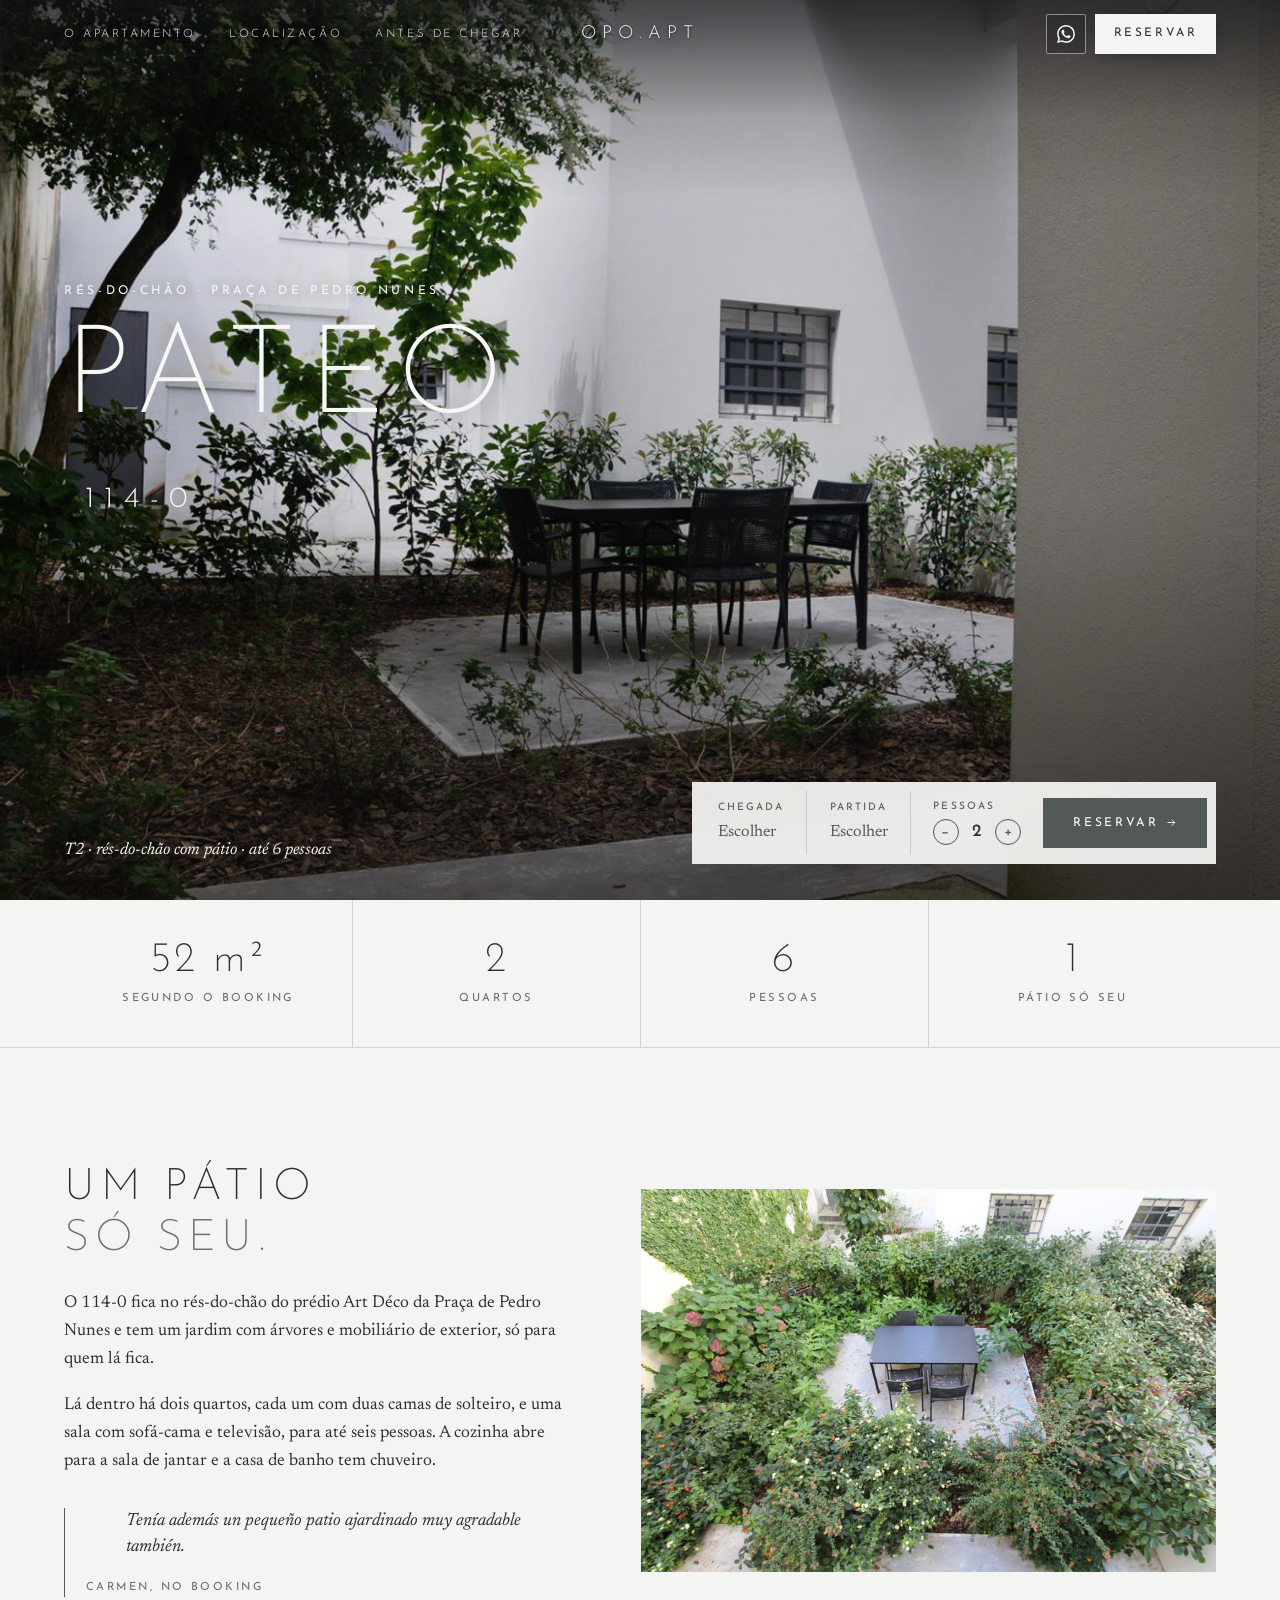
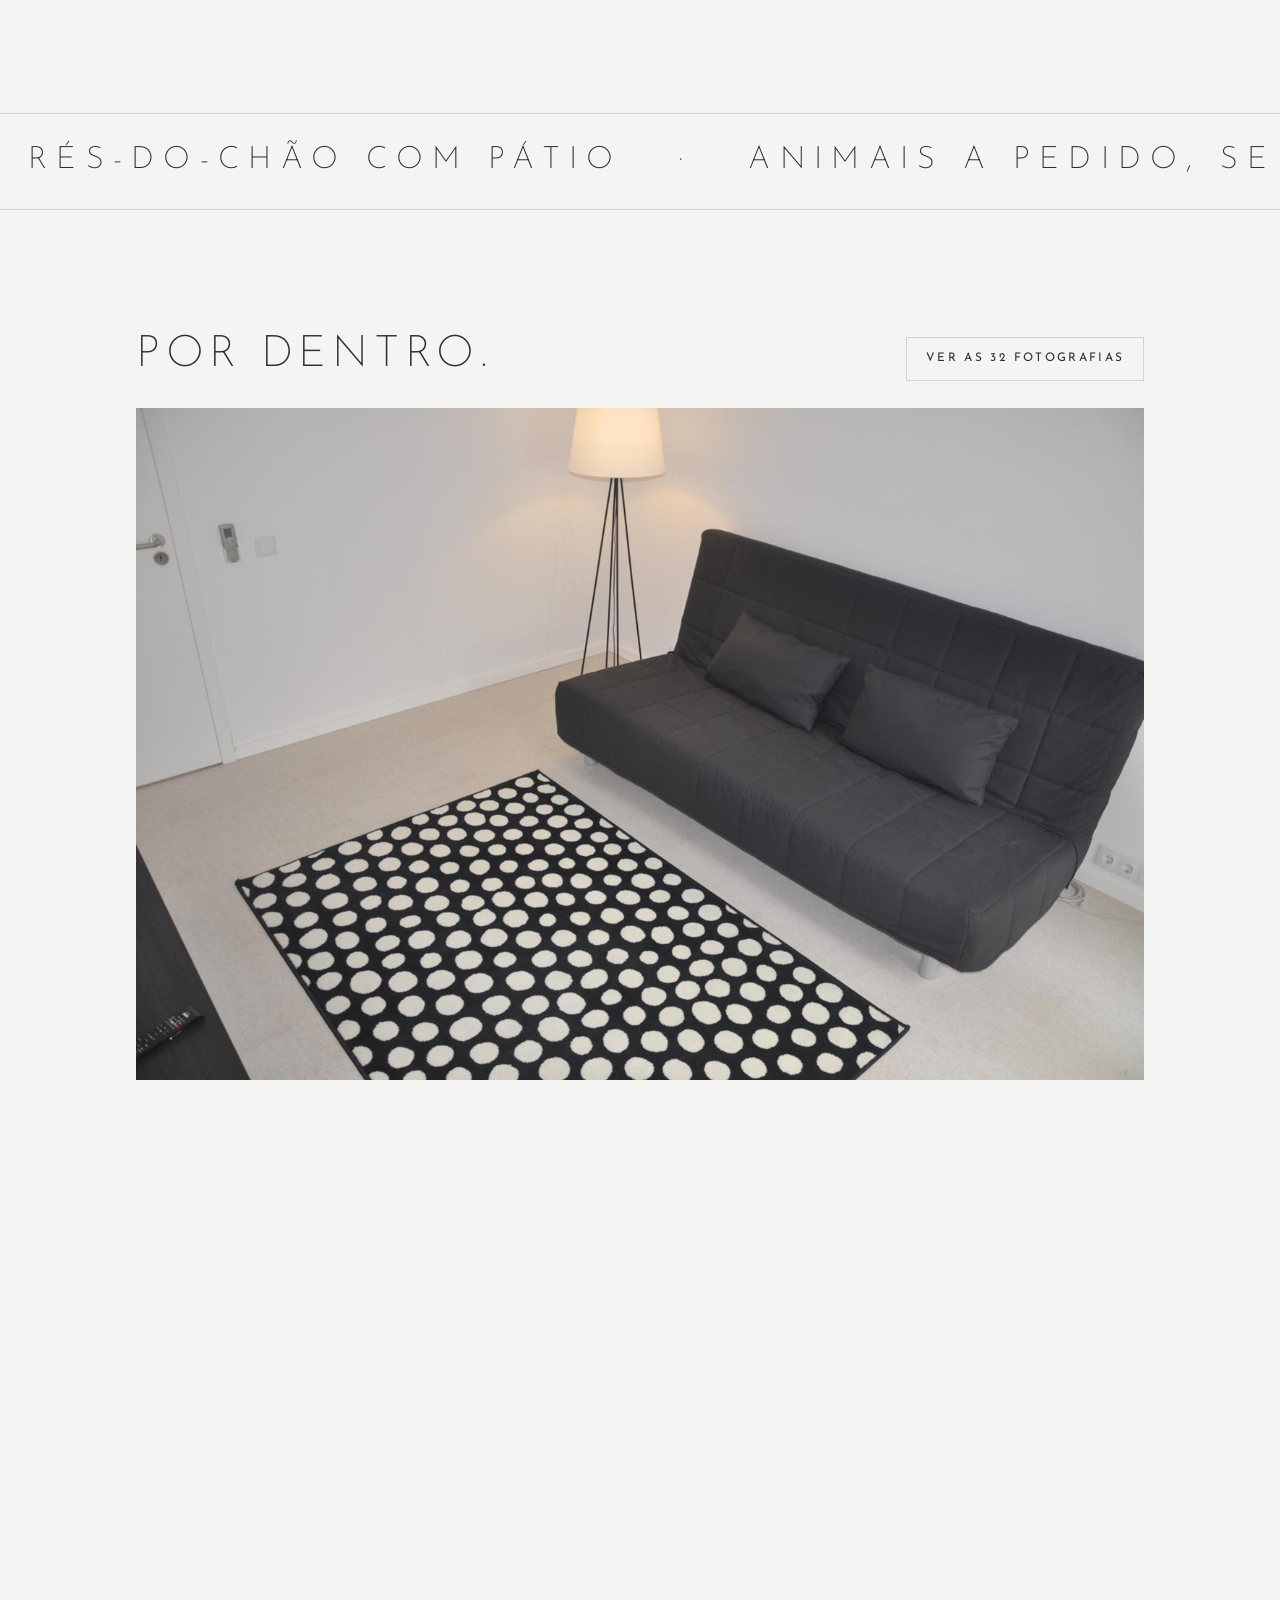
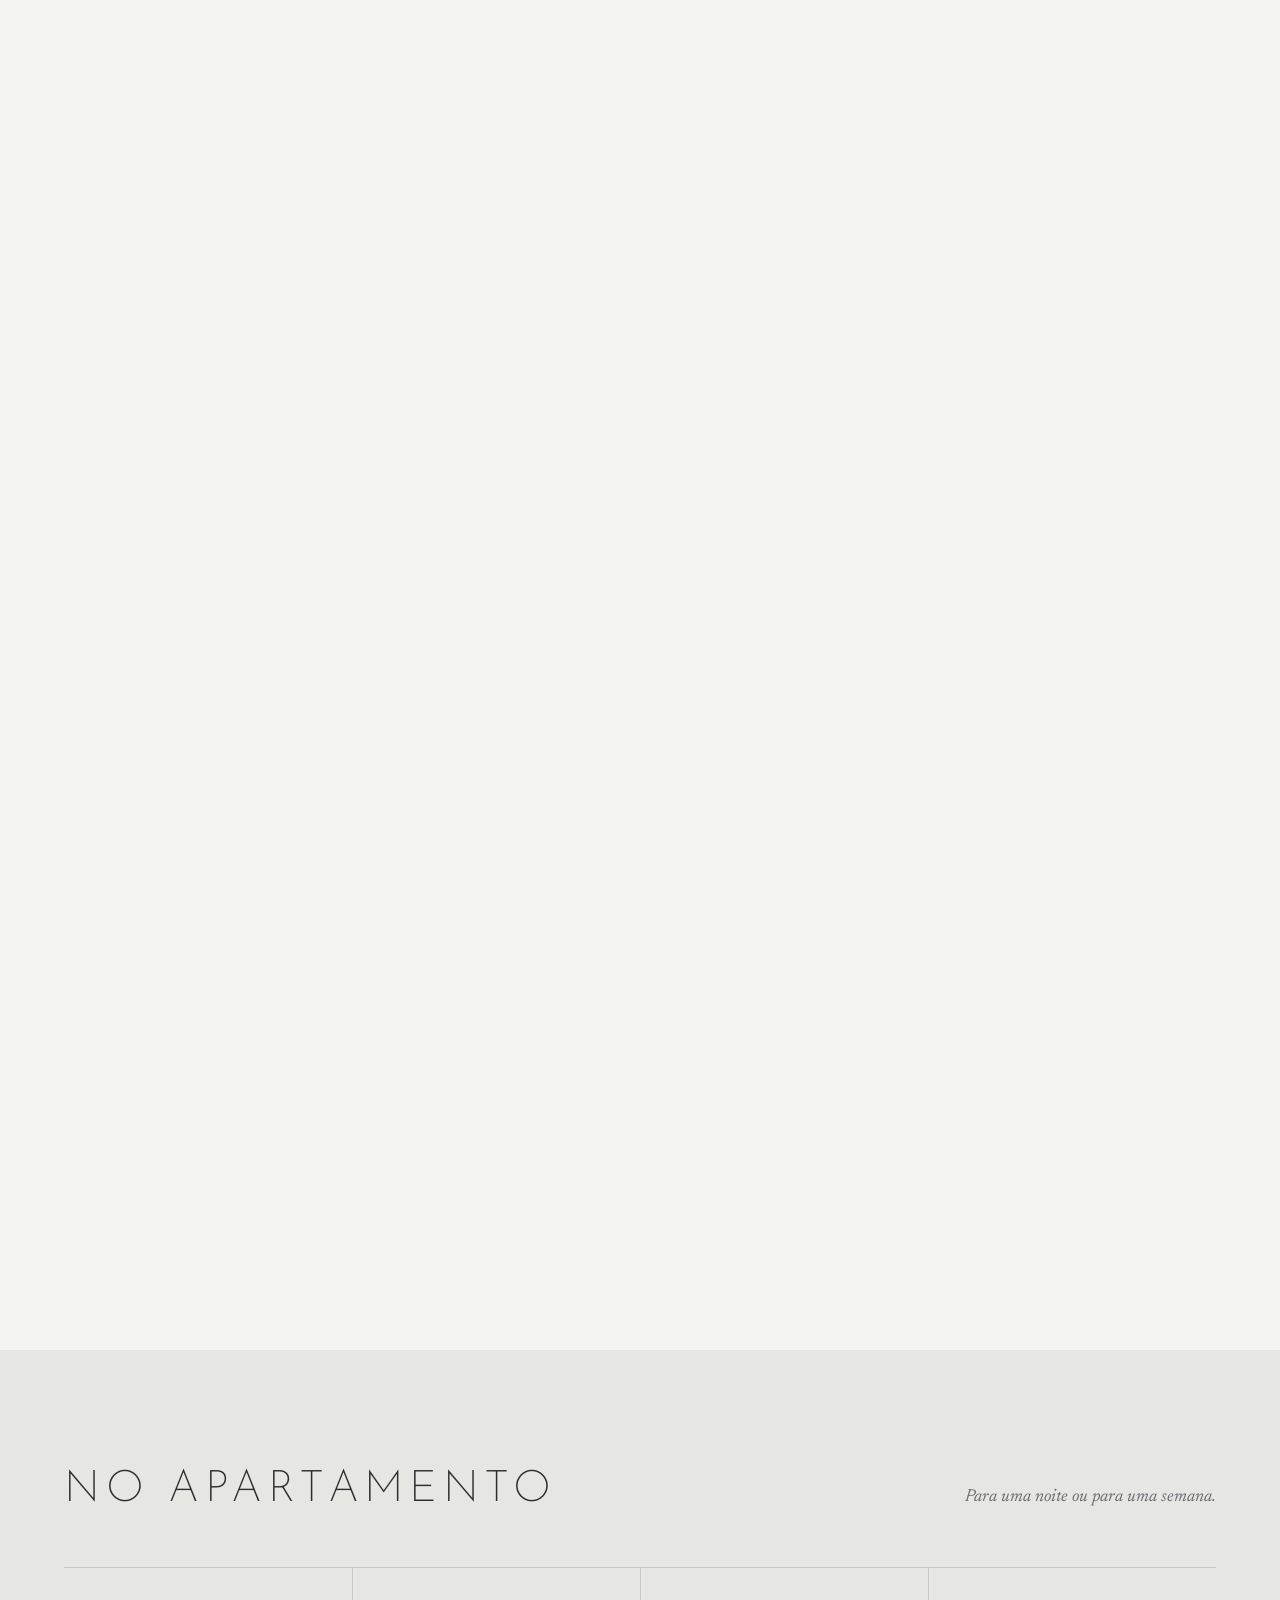
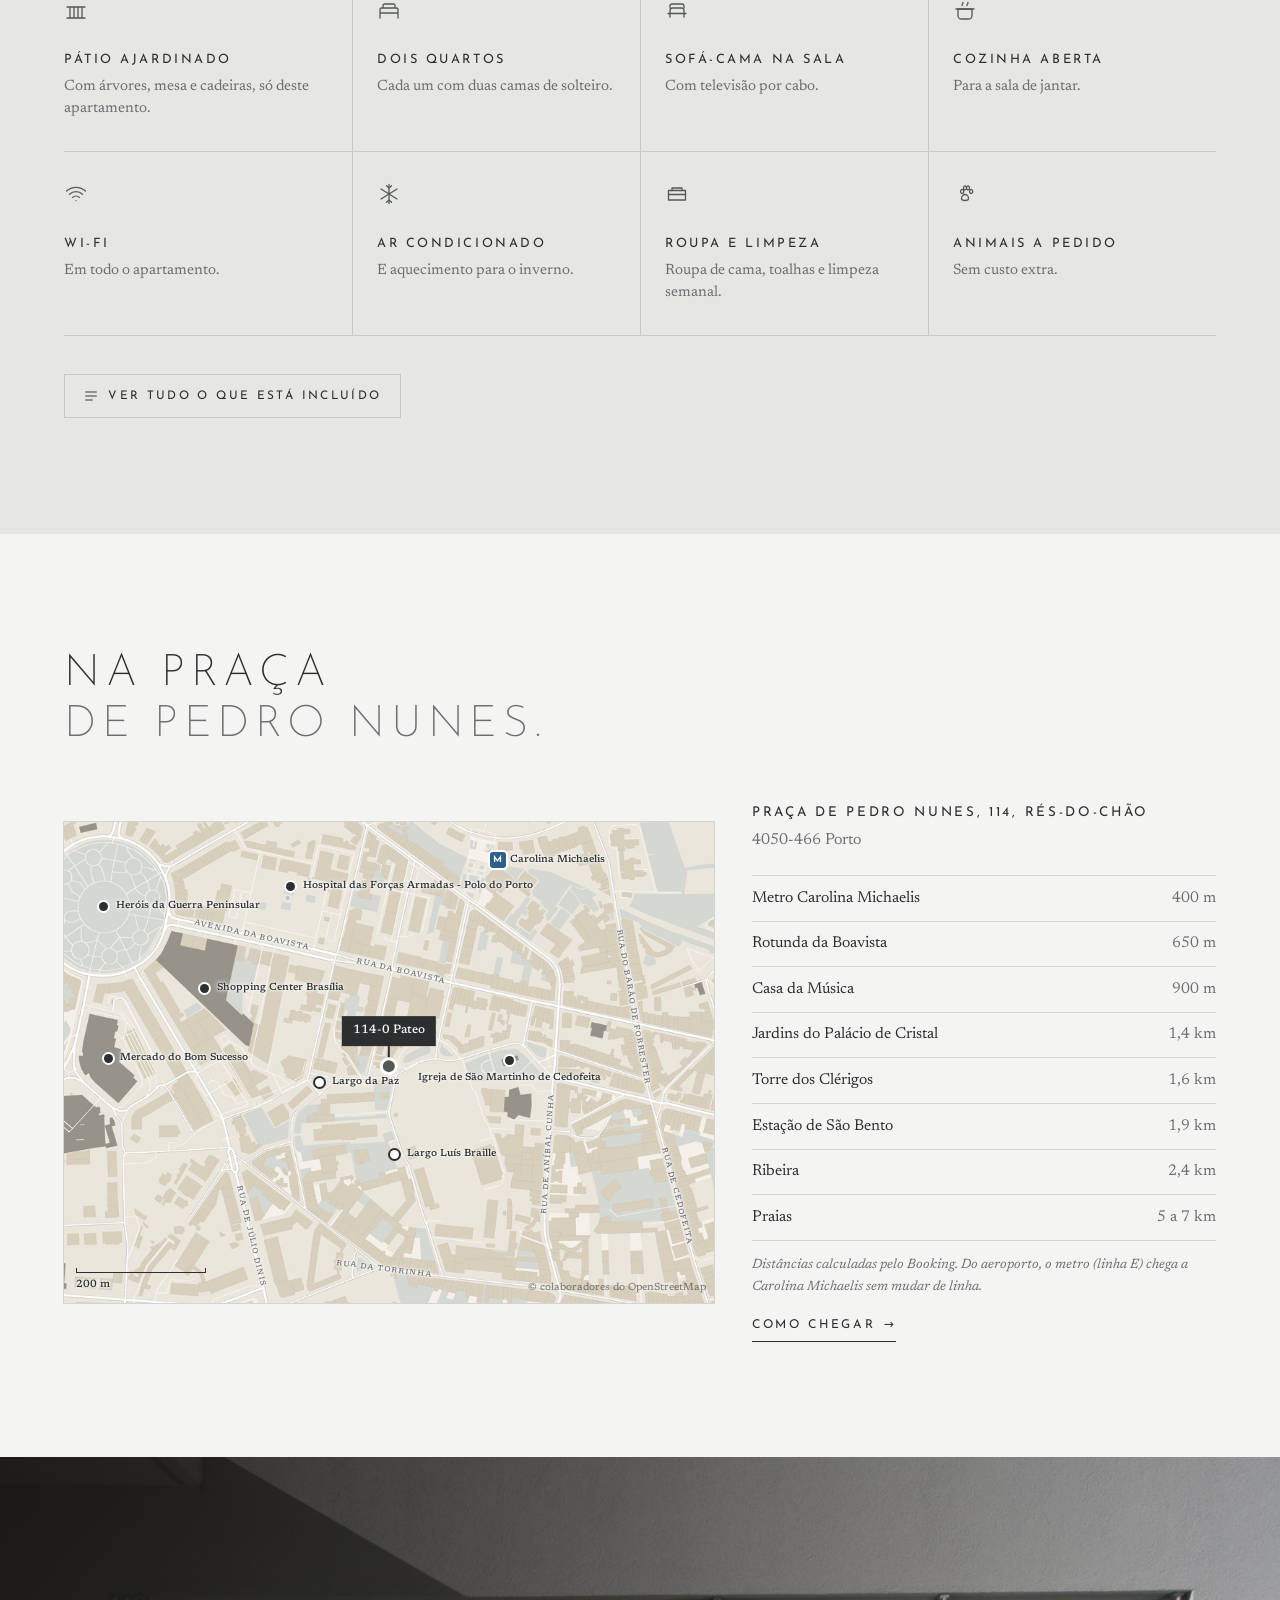
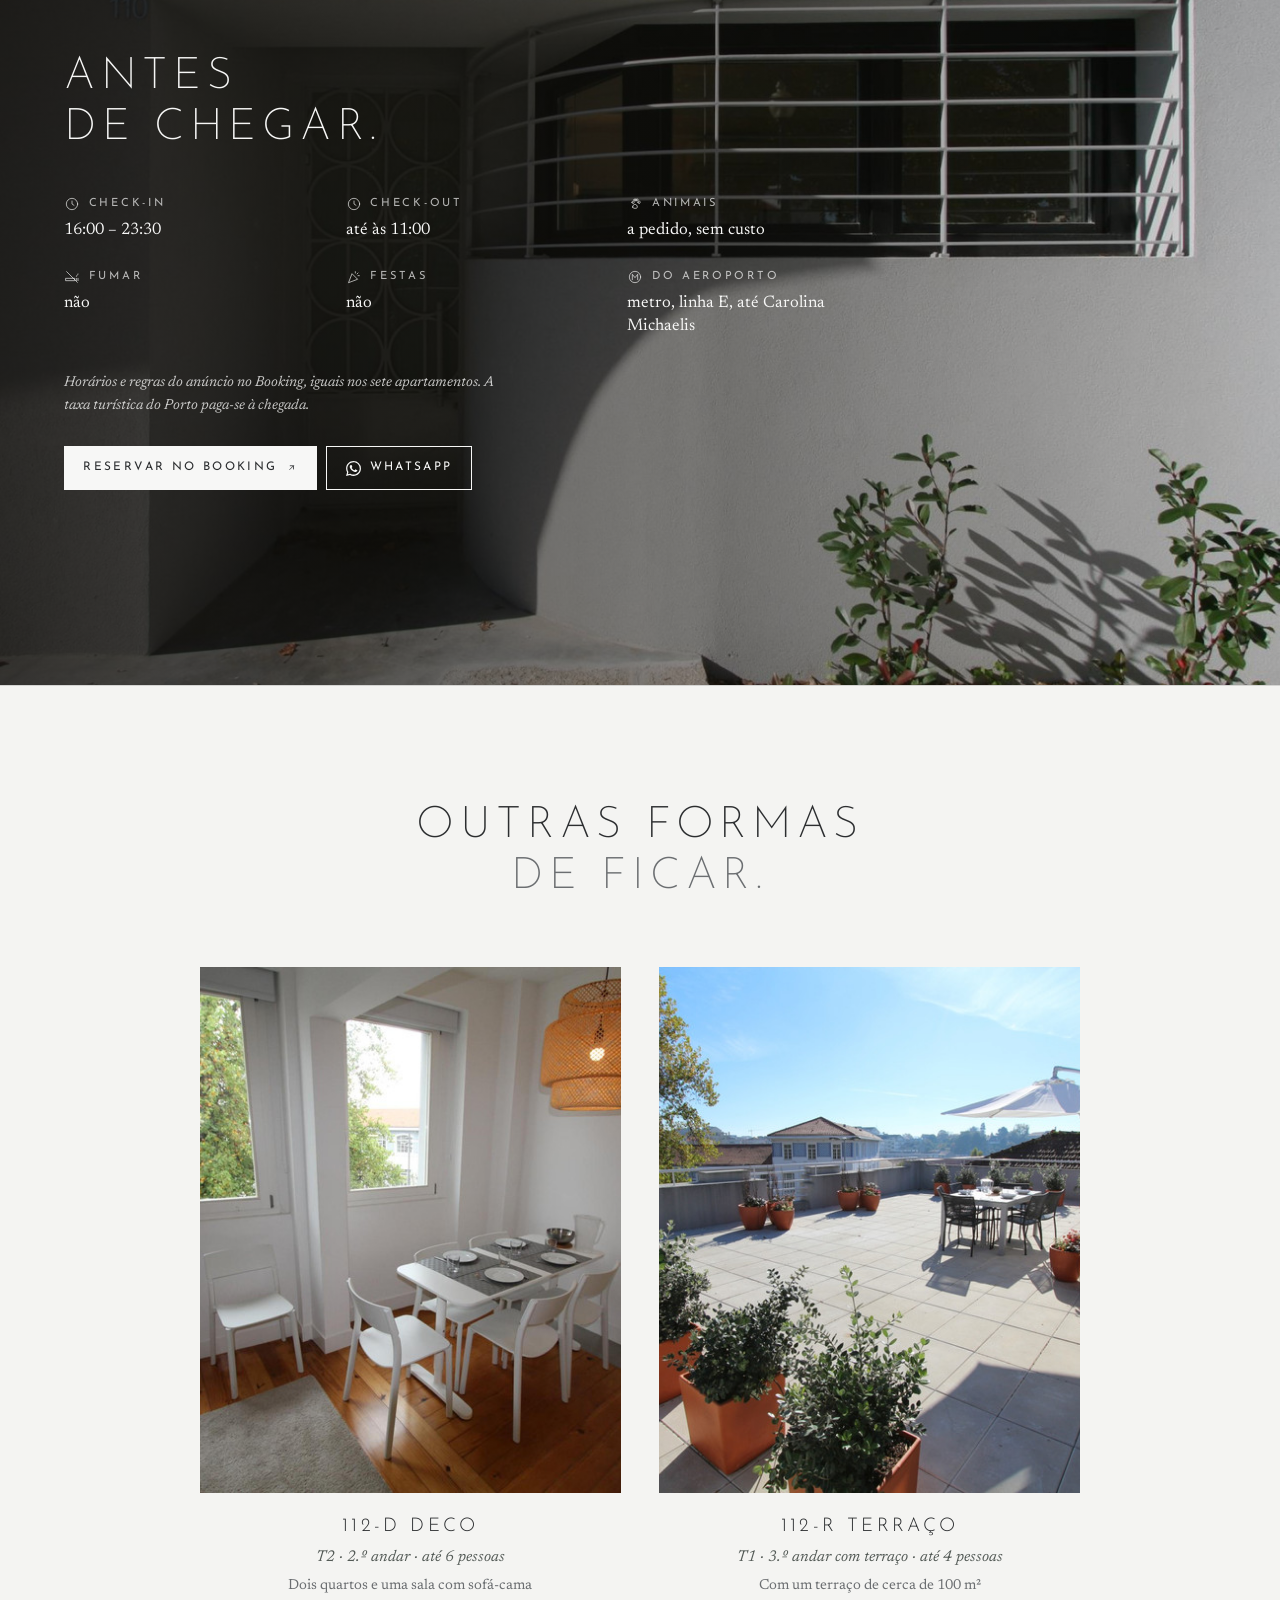
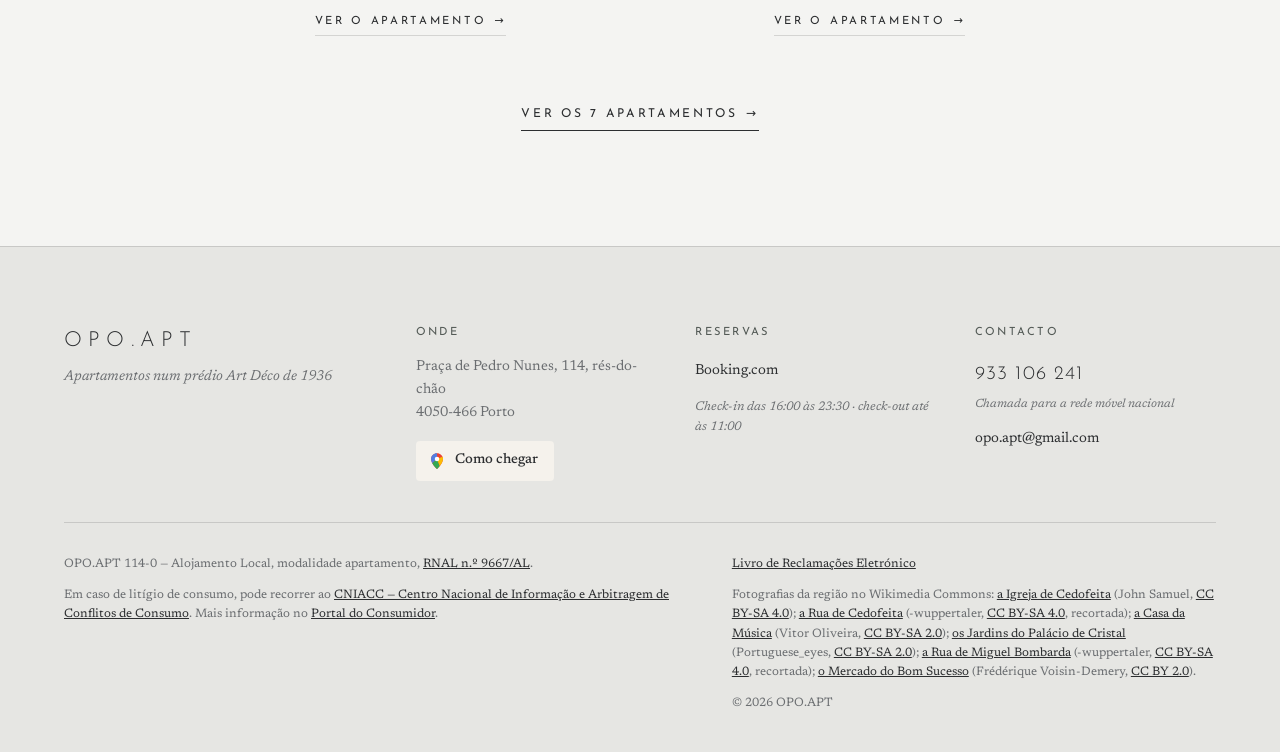
<file: site/114-0-pateo/index.html>
<!doctype html>
<html lang="pt-PT">
<head>
<meta charset="utf-8">
<meta name="viewport" content="width=device-width, initial-scale=1">
<title>114-0 Pateo · OPO.APT, Porto</title>
<meta name="description" content="Apartamento T2 no rés-do-chão, com pátio ajardinado privado, num prédio Art Déco de 1936 na Praça de Pedro Nunes, no Porto. Até 6 pessoas.">
<meta property="og:title" content="114-0 Pateo · OPO.APT, Porto">
<meta property="og:description" content="Apartamento T2 no rés-do-chão, com pátio ajardinado privado, num prédio Art Déco de 1936 na Praça de Pedro Nunes, no Porto. Até 6 pessoas.">
<meta property="og:image" content="../assets/img/h-pateo-1400.jpg">
<meta name="robots" content="noindex">
<meta name="theme-color" content="#f4f4f2">
<link rel="icon" href="data:image/svg+xml,%3Csvg xmlns='http://www.w3.org/2000/svg' viewBox='0 0 32 32'%3E%3Crect width='32' height='32' rx='6' fill='%232c2e30'/%3E%3Ctext x='16' y='22' font-family='Georgia' font-size='17' fill='%23f4f4f2' text-anchor='middle'%3EW%3C/text%3E%3C/svg%3E">
<link rel="preconnect" href="https://fonts.googleapis.com">
<link rel="preconnect" href="https://fonts.gstatic.com" crossorigin>
<link href="https://fonts.googleapis.com/css2?family=Newsreader:ital,opsz,wght@0,6..72,300;0,6..72,400;1,6..72,300;1,6..72,400&family=Josefin+Sans:wght@200;300;400&display=swap" rel="stylesheet">
<link rel="stylesheet" href="../assets/base.css">
<link rel="stylesheet" href="../assets/tema.css">
<link rel="stylesheet" href="../assets/agencia.css">
<link rel="stylesheet" href="../assets/agencia-arco.css">
</head>
<body class="w-destaque a-destaque a-site" style="--destaque:#535a56;--destaque-2:#424744;--destaque-claro:#b2b5b3;--escuro:#232725;--escuro-2:#313734">
<a class="saltar" href="#conteudo">Saltar para o conteúdo</a>

<header class="topo topo--centro w-topo" id="topo">
  <nav class="topo__nav" aria-label="Secções">
    <a href="#casa">O apartamento</a>
    <a href="#onde">Localização</a>
    <a href="#regras">Antes de chegar</a>
  </nav>
  <a class="topo__marca" href="../index.html" aria-label="OPO.APT, início">OPO.APT</a>
  <div class="topo__res"><a class="topo__wpp" href="https://wa.me/351933106241?text=Ol%C3%A1%21%20Gostava%20de%20saber%20a%20disponibilidade%20para%20o%20114-0%20Pateo." target="_blank" rel="noopener" aria-label="Falar por WhatsApp"><svg class="i-wpp" viewBox="0 0 24 24" aria-hidden="true"><path d="M17.47 14.38c-.3-.15-1.76-.87-2.03-.97-.27-.1-.47-.15-.67.15-.2.3-.77.97-.94 1.16-.17.2-.35.22-.64.08-.3-.15-1.26-.46-2.39-1.48-.88-.79-1.48-1.76-1.65-2.06-.17-.3-.02-.46.13-.61.13-.13.3-.35.45-.52.15-.17.2-.3.3-.5.1-.2.05-.37-.03-.52-.07-.15-.67-1.61-.92-2.2-.24-.58-.49-.5-.67-.51h-.57c-.2 0-.52.07-.79.37-.27.3-1.04 1.02-1.04 2.48s1.07 2.88 1.21 3.07c.15.2 2.1 3.2 5.08 4.49.71.31 1.26.49 1.7.63.71.22 1.36.19 1.87.12.57-.09 1.76-.72 2-1.41.25-.7.25-1.29.18-1.41-.08-.13-.27-.2-.57-.35ZM12.05 21.79h-.01a9.87 9.87 0 0 1-5.03-1.38l-.36-.21-3.74.98 1-3.65-.24-.37a9.86 9.86 0 0 1-1.51-5.26c0-5.45 4.44-9.88 9.89-9.88 2.64 0 5.12 1.03 6.99 2.9a9.82 9.82 0 0 1 2.89 6.99c0 5.45-4.44 9.88-9.88 9.88Zm8.41-18.3A11.82 11.82 0 0 0 12.05 0C5.5 0 .16 5.34.16 11.89c0 2.1.55 4.14 1.59 5.95L.06 24l6.3-1.65a11.88 11.88 0 0 0 5.68 1.45h.01c6.55 0 11.89-5.34 11.89-11.9a11.82 11.82 0 0 0-3.48-8.41Z"/></svg></a><a class="botao botao--topo" href="#reservar">Reservar</a></div>
</header>

<main id="conteudo">

<section class="hero a-hero a-hero--casa" id="inicio" style="--foco:50% 55%;--foco-tm:50% 55%">
  <figure class="a-hero__f"><img src="../assets/img/h-pateo-2000.jpg" srcset="../assets/img/h-pateo-800.jpg 800w, ../assets/img/h-pateo-1400.jpg 1400w, ../assets/img/h-pateo-2000.jpg 2000w, ../assets/img/h-pateo.jpg 3000w" sizes="max(100vw, calc(100svh * 1.506))" alt="Pátio privado com mesa e cadeiras sobre laje, canteiros, árvores e muros brancos" width="3000" height="1992" decoding="async"></figure>
  <div class="largura a-hero__ecra">
    <p class="a-hero__eti">Rés-do-chão · Praça de Pedro Nunes</p>
    <h1 class="a-hero__nome"><span>Pateo</span><small>114-0</small></h1>
  </div>
  <div class="largura a-hero__pe">
    <p class="a-hero__linha">T2 · rés-do-chão com pátio · até 6 pessoas</p>
    <form class="rb rb--barra-claro" id="reservar" data-casas="[{&quot;url&quot;: &quot;https://www.booking.com/hotel/pt/opo-apt-art-da-c-co-apartments-in-oporto-s-center.pt-pt.html&quot;, &quot;max&quot;: 6, &quot;nome&quot;: &quot;114-0 Pateo&quot;}]" data-sel="0">
      <button type="button" class="rb__campo" data-campo="in"><span>Chegada</span><b>Escolher</b></button>
      <button type="button" class="rb__campo" data-campo="out"><span>Partida</span><b>Escolher</b></button>
      <div class="rb__campo rb__pessoas"><span>Pessoas</span><div><button type="button" data-passo="-1" aria-label="Menos uma pessoa">−</button><output>2</output><button type="button" data-passo="1" aria-label="Mais uma pessoa">+</button></div></div>
      <a class="botao botao--seta rb__ir" href="https://www.booking.com/hotel/pt/opo-apt-art-da-c-co-apartments-in-oporto-s-center.pt-pt.html" target="_blank" rel="noopener">Reservar</a>
      <div class="rb__cal" hidden></div>
    </form>
  </div>
</section>

<section class="a-nums" aria-label="O apartamento em números"><ul class="largura"><li><b>52 m²</b><span>segundo o Booking</span></li><li><b>2</b><span>quartos</span></li><li><b>6</b><span>pessoas</span></li><li><b>1</b><span>pátio só seu</span></li></ul></section>

<section class="a-sec a-intro a-intro--lado" aria-labelledby="intro-t">
  <div class="largura a-intro__g">
    <div class="a-intro__t"><h2 class="a-tit" id="intro-t">Um pátio<span>só seu.</span></h2><div class="a-texto"><p>O 114-0 fica no rés-do-chão do prédio Art Déco da Praça de Pedro Nunes e tem um jardim com árvores e mobiliário de exterior, só para quem lá fica.</p><p>Lá dentro há dois quartos, cada um com duas camas de solteiro, e uma sala com sofá-cama e televisão, para até seis pessoas. A cozinha abre para a sala de jantar e a casa de banho tem chuveiro.</p></div><figure class="a-cit"><blockquote>Tenía además un pequeño patio ajardinado muy agradable también.</blockquote><figcaption>Carmen, no Booking</figcaption></figure></div>
    <figure class="a-intro__f" style="--ar:1.5006"><button type="button" class="a-fila__b" data-visor="b" data-indice="3" aria-label="Ver em grande: Pátio ajardinado visto de cima, com mesa de exterior e quatro cadeiras entre arbustos"><img src="../assets/img/p-jardim-1-800.jpg" srcset="../assets/img/p-jardim-1-800.jpg 800w, ../assets/img/p-jardim-1.jpg 1280w" sizes="(max-width: 760px) 92vw, 46vw" alt="Pátio ajardinado visto de cima, com mesa de exterior e quatro cadeiras entre arbustos" width="1280" height="853" loading="lazy" decoding="async"></button></figure>
  </div>
</section>

<div class="a-faixa" aria-label="Rés-do-chão com pátio · Animais a pedido, sem custo · Metro a 400 m · Art Déco de 1936"><div class="a-faixa__pista" aria-hidden="true"><span>Rés-do-chão com pátio</span><i aria-hidden="true">·</i><span>Animais a pedido, sem custo</span><i aria-hidden="true">·</i><span>Metro a 400 m</span><i aria-hidden="true">·</i><span>Art Déco de 1936</span><i aria-hidden="true">·</i><span>Rés-do-chão com pátio</span><i aria-hidden="true">·</i><span>Animais a pedido, sem custo</span><i aria-hidden="true">·</i><span>Metro a 400 m</span><i aria-hidden="true">·</i><span>Art Déco de 1936</span><i aria-hidden="true">·</i><span>Rés-do-chão com pátio</span><i aria-hidden="true">·</i><span>Animais a pedido, sem custo</span><i aria-hidden="true">·</i><span>Metro a 400 m</span><i aria-hidden="true">·</i><span>Art Déco de 1936</span><i aria-hidden="true">·</i><span>Rés-do-chão com pátio</span><i aria-hidden="true">·</i><span>Animais a pedido, sem custo</span><i aria-hidden="true">·</i><span>Metro a 400 m</span><i aria-hidden="true">·</i><span>Art Déco de 1936</span><i aria-hidden="true">·</i></div></div>



<section class="a-sec a-cort" id="casa" aria-labelledby="casa-t" data-cortina style="--n:7">
  <div class="a-cort__palco">
    <div class="largura a-cort__cab"><header class="a-cab "><h2 class="a-tit" id="casa-t">Por dentro.</h2></header><button type="button" class="a-bt a-bt--linha" data-album="b">Ver as 32 fotografias</button></div>
    <div class="largura"><div class="a-cort__m"><div class="a-cort__s"><button type="button" data-visor="b" data-indice="5" aria-label="Ver em grande: Sala luminosa com sofá-cama escuro, candeeiro de pé e tapete de bolas"><img src="../assets/img/p-sala-3-1400.jpg" srcset="../assets/img/p-sala-3-800.jpg 800w, ../assets/img/p-sala-3-1400.jpg 1400w, ../assets/img/p-sala-3-2000.jpg 2000w, ../assets/img/p-sala-3.jpg 3000w" sizes="(max-width: 760px) 92vw, 70vw" alt="Sala luminosa com sofá-cama escuro, candeeiro de pé e tapete de bolas" width="3000" height="1992" decoding="async"></button></div><div class="a-cort__s"><button type="button" data-visor="b" data-indice="12" aria-label="Ver em grande: Quarto com espelho grande, janelas de caixilho preto e camas"><img src="../assets/img/p-quarto-5-1400.jpg" srcset="../assets/img/p-quarto-5-800.jpg 800w, ../assets/img/p-quarto-5-1400.jpg 1400w, ../assets/img/p-quarto-5-2000.jpg 2000w, ../assets/img/p-quarto-5.jpg 3000w" sizes="(max-width: 760px) 92vw, 70vw" alt="Quarto com espelho grande, janelas de caixilho preto e camas" width="3000" height="1992" decoding="async"></button></div><div class="a-cort__s"><button type="button" data-visor="b" data-indice="6" aria-label="Ver em grande: Sofá-cama junto à porta envidraçada para o pátio"><img src="../assets/img/p-sala-6-1400.jpg" srcset="../assets/img/p-sala-6-800.jpg 800w, ../assets/img/p-sala-6-1400.jpg 1400w, ../assets/img/p-sala-6-2000.jpg 2000w, ../assets/img/p-sala-6.jpg 3000w" sizes="(max-width: 760px) 92vw, 70vw" alt="Sofá-cama junto à porta envidraçada para o pátio" width="3000" height="1992" loading="lazy" decoding="async"></button></div><div class="a-cort__s"><button type="button" data-visor="b" data-indice="11" aria-label="Ver em grande: Duas camas de solteiro com roupa listada em bege e banco vermelho"><img src="../assets/img/p-quarto-4-1400.jpg" srcset="../assets/img/p-quarto-4-800.jpg 800w, ../assets/img/p-quarto-4-1400.jpg 1400w, ../assets/img/p-quarto-4-2000.jpg 2000w, ../assets/img/p-quarto-4.jpg 3000w" sizes="(max-width: 760px) 92vw, 70vw" alt="Duas camas de solteiro com roupa listada em bege e banco vermelho" width="3000" height="1992" loading="lazy" decoding="async"></button></div><div class="a-cort__s"><button type="button" data-visor="b" data-indice="19" aria-label="Ver em grande: Mesa redonda posta em plano próximo, com cadeiras castanhas"><img src="../assets/img/p-mesa-3-1400.jpg" srcset="../assets/img/p-mesa-3-800.jpg 800w, ../assets/img/p-mesa-3-1400.jpg 1400w, ../assets/img/p-mesa-3-2000.jpg 2000w, ../assets/img/p-mesa-3.jpg 3000w" sizes="(max-width: 760px) 92vw, 70vw" alt="Mesa redonda posta em plano próximo, com cadeiras castanhas" width="3000" height="1992" loading="lazy" decoding="async"></button></div><div class="a-cort__s"><button type="button" data-visor="b" data-indice="18" aria-label="Ver em grande: Cozinha aberta com a mesa redonda em primeiro plano"><img src="../assets/img/p-cozinha-3-1400.jpg" srcset="../assets/img/p-cozinha-3-800.jpg 800w, ../assets/img/p-cozinha-3-1400.jpg 1400w, ../assets/img/p-cozinha-3-2000.jpg 2000w, ../assets/img/p-cozinha-3.jpg 3000w" sizes="(max-width: 760px) 92vw, 70vw" alt="Cozinha aberta com a mesa redonda em primeiro plano" width="3000" height="1992" loading="lazy" decoding="async"></button></div><div class="a-cort__s a-cort__s--par"><button type="button" data-visor="b" data-indice="25" aria-label="Ver em grande: Duche com cortina, mosaico azul e lavatório (vertical)"><img src="../assets/img/p-wc-4-1400.jpg" srcset="../assets/img/p-wc-4-800.jpg 800w, ../assets/img/p-wc-4-1400.jpg 1400w, ../assets/img/p-wc-4.jpg 1992w" sizes="(max-width: 760px) 46vw, 35vw" alt="Duche com cortina, mosaico azul e lavatório (vertical)" width="1992" height="3000" loading="lazy" decoding="async"></button><button type="button" data-visor="b" data-indice="26" aria-label="Ver em grande: Duche com mosaico azul e lavatório (vertical)"><img src="../assets/img/p-wc-2.jpg" srcset="../assets/img/p-wc-2.jpg 683w" sizes="(max-width: 760px) 46vw, 35vw" alt="Duche com mosaico azul e lavatório (vertical)" width="683" height="1024" loading="lazy" decoding="async"></button></div></div></div>
  </div>
</section>

<section class="a-sec a-sec--2 a-incl" id="comodidades" aria-labelledby="comod-t">
  <div class="largura">
    <div class="a-incl__cab"><h2 class="a-tit" id="comod-t">No apartamento</h2><p class="a-frase a-frase--it">Para uma noite ou para uma semana.</p></div>
    <ul class="a-grelha"><li><svg viewBox="0 0 24 24" aria-hidden="true"><path d="M3 9h18M3 20h18M6 9v11M10 9v11M14 9v11M18 9v11"/></svg><h3>Pátio ajardinado</h3><p>Com árvores, mesa e cadeiras, só deste apartamento.</p></li><li><svg viewBox="0 0 24 24" aria-hidden="true"><path d="M3 18v-6.5A1.5 1.5 0 0 1 4.5 10h15a1.5 1.5 0 0 1 1.5 1.5V18M3 15h18M3 18v2M21 18v2M6 10V7.5A1.5 1.5 0 0 1 7.5 6h9A1.5 1.5 0 0 1 18 7.5V10"/></svg><h3>Dois quartos</h3><p>Cada um com duas camas de solteiro.</p></li><li><svg viewBox="0 0 24 24" aria-hidden="true"><path d="M3 15.5h18M5 15.5V19M19 15.5V19"/><path d="M5 15.5v-3.2A2.3 2.3 0 0 1 7.3 10h9.4a2.3 2.3 0 0 1 2.3 2.3v3.2"/><path d="M5 10V8a2 2 0 0 1 2-2h10a2 2 0 0 1 2 2v2"/></svg><h3>Sofá-cama na sala</h3><p>Com televisão por cabo.</p></li><li><svg viewBox="0 0 24 24" aria-hidden="true"><path d="M5 11h14v6.5A3.5 3.5 0 0 1 15.5 21h-7A3.5 3.5 0 0 1 5 17.5z"/><path d="M3 11h18M9 7.5c0-1.5 1-1.5 1-3M14 7.5c0-1.5 1-1.5 1-3"/></svg><h3>Cozinha aberta</h3><p>Para a sala de jantar.</p></li><li><svg viewBox="0 0 24 24" aria-hidden="true"><path d="M2.5 9a14 14 0 0 1 19 0M5.5 12.2a9.5 9.5 0 0 1 13 0M8.6 15.4a5 5 0 0 1 6.8 0"/><path d="M12 18.6h.01"/></svg><h3>Wi-Fi</h3><p>Em todo o apartamento.</p></li><li><svg viewBox="0 0 24 24" aria-hidden="true"><path d="M12 2.5v19M4 7l16 10M20 7L4 17"/><path d="M9.5 3.8L12 6l2.5-2.2M9.5 20.2L12 18l2.5 2.2"/></svg><h3>Ar condicionado</h3><p>E aquecimento para o inverno.</p></li><li><svg viewBox="0 0 24 24" aria-hidden="true"><path d="M3.5 8.5h17v9.5h-17z"/><path d="M3.5 12.5h17M7 8.5V6h10v2.5"/></svg><h3>Roupa e limpeza</h3><p>Roupa de cama, toalhas e limpeza semanal.</p></li><li><svg viewBox="0 0 24 24" aria-hidden="true"><path d="M7.5 9.5a1.6 2 0 1 0 0-.1zM16.5 9.5a1.6 2 0 1 0 0-.1zM10.5 6a1.5 1.9 0 1 0 0-.1zM13.5 6a1.5 1.9 0 1 0 0-.1z"/><path d="M8.5 16.5c0-2.2 1.6-4 3.5-4s3.5 1.8 3.5 4c0 1.6-1.5 2-3.5 2s-3.5-.4-3.5-2z"/></svg><h3>Animais a pedido</h3><p>Sem custo extra.</p></li></ul>
    <button type="button" class="a-bt a-bt--linha" data-folha-abre="folha-b"><svg viewBox="0 0 24 24" aria-hidden="true"><path d="M4 6h16M4 12h16M4 18h10"/></svg>Ver tudo o que está incluído</button>
  </div>
</section>
<div class="a-folha" id="folha-b" role="dialog" aria-modal="true" aria-labelledby="folha-b-t" hidden>
  <div class="a-folha__fundo" data-folha-fecha></div>
  <div class="a-folha__caixa">
    <header class="a-folha__cab"><h2 id="folha-b-t">O que está incluído<small>20 coisas que encontra no 114-0 Pateo</small></h2><button type="button" class="a-folha__x" data-folha-fecha aria-label="Fechar"><svg viewBox="0 0 24 24"><path d="M5 5l14 14M19 5L5 19"/></svg></button></header>
    <div class="a-folha__corpo"><section class="a-folha__g"><h3>No apartamento</h3><ul><li>Dois quartos, cada um com duas camas de solteiro</li><li>Sala com sofá-cama e televisão</li><li>Cozinha aberta para a sala de jantar</li><li>Casa de banho com chuveiro</li><li>Wi-Fi e televisão por cabo</li><li>Ar condicionado</li><li>Aquecimento</li><li>Roupa de cama e toalhas</li><li>Limpeza semanal</li></ul></section><section class="a-folha__g"><h3>Lá fora</h3><ul><li>Pátio ajardinado com árvores, só deste apartamento</li><li>Mesa e cadeiras de exterior</li></ul></section><section class="a-folha__g"><h3>A pedido</h3><ul><li>Limpeza extra</li><li>Troca de roupa de cama e toalhas</li><li>Berço de viagem, grátis</li><li>Estacionamento privado, pago à parte</li></ul></section><section class="a-folha__g"><h3>Bom saber</h3><ul><li>Check-in das 16:00 às 23:30</li><li>Check-out até às 11:00</li><li>Não se fuma; não há festas</li><li>Animais a pedido, sem custo</li><li>Taxa turística do Porto paga à chegada</li></ul></section></div>
    
  </div>
</div>

<section class="a-sec a-onde a-onde--casa" id="onde" aria-labelledby="onde-t">
  <div class="largura">
    <header class="a-cab "><h2 class="a-tit" id="onde-t">Na Praça<span>de Pedro Nunes.</span></h2></header>
    <div class="a-onde__g">
      <figure class="w-mapa a-mapa-casa" style="--ar:1.3503">
        <img src="../assets/img/mapa-b.jpg" srcset="../assets/img/mapa-b-800.jpg 900w, ../assets/img/mapa-b.jpg 1800w" sizes="(max-width: 900px) 100vw, 58vw" alt="Mapa com a localização de 114-0 Pateo, em Praça de Pedro Nunes, 114, rés-do-chão" width="1800" height="1333" loading="lazy">
        <span class="w-rua" style="left:28.9%;top:23.53%;--a:12.5deg">Avenida da Boavista</span><span class="w-rua" style="left:28.75%;top:85.99%;--a:76.5deg">Rua de Júlio Dinis</span><span class="w-rua" style="left:51.82%;top:30.99%;--a:12.9deg">Rua da Boavista</span><span class="w-rua" style="left:74.56%;top:68.93%;--a:-86.5deg">Rua de Aníbal Cunha</span><span class="w-rua" style="left:94.32%;top:77.75%;--a:75.0deg">Rua de Cedofeita</span><span class="w-rua" style="left:49.28%;top:92.87%;--a:7.5deg">Rua da Torrinha</span><span class="w-rua" style="left:87.66%;top:38.44%;--a:79.6deg">Rua do Barão de Forrester</span>
        <span class="w-ref w-ref--metro w-ref--d" style="left:66.8%;top:7.95%"><i>M</i><b>Carolina Michaelis</b></span><span class="w-ref w-ref--lugar w-ref--b w-ref--menor" style="left:68.64%;top:49.67%"><i></i><b>Igreja de São Martinho de Cedofeita</b></span><span class="w-ref w-ref--lugar w-ref--d w-ref--menor" style="left:21.66%;top:34.61%"><i></i><b>Shopping Center Brasília</b></span><span class="w-ref w-ref--lugar w-ref--d w-ref--menor" style="left:34.91%;top:13.36%"><i></i><b>Hospital das Forças Armadas - Polo do Porto</b></span><span class="w-ref w-ref--lugar w-ref--d w-ref--menor" style="left:6.8%;top:49.15%"><i></i><b>Mercado do Bom Sucesso</b></span><span class="w-ref w-ref--lugar w-ref--d" style="left:6.09%;top:17.56%"><i></i><b>Heróis da Guerra Peninsular</b></span><span class="w-ref w-ref--praca w-ref--d w-ref--menor" style="left:39.34%;top:54.1%"><i></i><b>Largo da Paz</b></span><span class="w-ref w-ref--praca w-ref--d" style="left:50.9%;top:69.11%"><i></i><b>Largo Luís Braille</b></span>
        <span class="w-pino" style="left:50.00%;top:50.01%"><b>114-0 Pateo</b><i></i></span>
        <span class="w-escala" style="--pc:20.0%"><i></i>200 m</span>
        <figcaption>© colaboradores do OpenStreetMap</figcaption>
      </figure>
      <div class="a-onde__t">
        <p class="a-onde__mor"><b>Praça de Pedro Nunes, 114, rés-do-chão</b>4050-466 Porto</p>
        <ul class="a-perto"><li><span>Metro Carolina Michaelis</span><b>400 m</b></li><li><span>Rotunda da Boavista</span><b>650 m</b></li><li><span>Casa da Música</span><b>900 m</b></li><li><span>Jardins do Palácio de Cristal</span><b>1,4 km</b></li><li><span>Torre dos Clérigos</span><b>1,6 km</b></li><li><span>Estação de São Bento</span><b>1,9 km</b></li><li><span>Ribeira</span><b>2,4 km</b></li><li><span>Praias</span><b>5 a 7 km</b></li></ul>
        <p class="a-nota">Distâncias calculadas pelo Booking. Do aeroporto, o metro (linha E) chega a Carolina Michaelis sem mudar de linha.</p>
        <a class="a-ligacao" href="https://www.google.com/maps/dir/?api=1&destination=41.15576,-8.6239" target="_blank" rel="noopener">Como chegar <span class="w-seta" aria-hidden="true">→</span></a>
      </div>
    </div>
  </div>
</section>

<section class="a-antes" id="regras" aria-labelledby="antes-t">
  <figure class="a-antes__f"><img src="../assets/img/p-fachada-4-2000.jpg" srcset="../assets/img/p-fachada-4-800.jpg 800w, ../assets/img/p-fachada-4-1400.jpg 1400w, ../assets/img/p-fachada-4-2000.jpg 2000w, ../assets/img/p-fachada-4.jpg 3000w" sizes="max(100vw, calc(100svh * 1.527))" alt="Parede cinzenta curva Art Déco com a janela de gradeamento (porta vizinha, n.º 110)" width="3000" height="1964" loading="lazy" decoding="async"></figure>
  <div class="largura a-antes__t">
    <h2 class="a-tit" id="antes-t">Antes<span>de chegar.</span></h2>
    <dl class="a-antes__dl"><div><dt><svg viewBox="0 0 24 24" aria-hidden="true"><circle cx="12" cy="12" r="8.5"/><path d="M12 7.5V12l3 2"/></svg>Check-in</dt><dd>16:00 – 23:30</dd></div><div><dt><svg viewBox="0 0 24 24" aria-hidden="true"><circle cx="12" cy="12" r="8.5"/><path d="M12 7.5V12l3 2"/></svg>Check-out</dt><dd>até às 11:00</dd></div><div><dt><svg viewBox="0 0 24 24" aria-hidden="true"><path d="M7.5 9.5a1.6 2 0 1 0 0-.1zM16.5 9.5a1.6 2 0 1 0 0-.1zM10.5 6a1.5 1.9 0 1 0 0-.1zM13.5 6a1.5 1.9 0 1 0 0-.1z"/><path d="M8.5 16.5c0-2.2 1.6-4 3.5-4s3.5 1.8 3.5 4c0 1.6-1.5 2-3.5 2s-3.5-.4-3.5-2z"/></svg>Animais</dt><dd>a pedido, sem custo</dd></div><div><dt><svg viewBox="0 0 24 24" aria-hidden="true"><path d="M3 14h13v3.5H3zM18.5 14v3.5M21 14v3.5M18.5 11c0-1.6 2.5-1.6 2.5-3.5"/><path d="M4 4l16 16"/></svg>Fumar</dt><dd>não</dd></div><div><dt><svg viewBox="0 0 24 24" aria-hidden="true"><path d="m4 20 5-13 8 8z"/><path d="M14 4v2M18 6l-1.5 1.5M20 10h-2"/></svg>Festas</dt><dd>não</dd></div><div><dt><svg viewBox="0 0 24 24" aria-hidden="true"><circle cx="12" cy="12" r="8.5"/><path d="M8 16V8l4 5 4-5v8"/></svg>Do aeroporto</dt><dd>metro, linha E, até Carolina Michaelis</dd></div></dl>
    <p class="a-antes__nota">Horários e regras do anúncio no Booking, iguais nos sete apartamentos. A taxa turística do Porto paga-se à chegada.</p>
    <div class="a-bts"><a class="a-bt a-bt--cheio" href="https://www.booking.com/hotel/pt/opo-apt-art-da-c-co-apartments-in-oporto-s-center.pt-pt.html" target="_blank" rel="noopener">Reservar no Booking <svg class="w-fora" viewBox="0 0 24 24" aria-hidden="true"><path d="M8 16 16 8M9 8h7v7"/></svg></a><a class="a-bt" href="https://wa.me/351933106241?text=Ol%C3%A1%21%20Gostava%20de%20saber%20a%20disponibilidade%20para%20o%20114-0%20Pateo." target="_blank" rel="noopener"><svg class="i-wpp" viewBox="0 0 24 24" aria-hidden="true"><path d="M17.47 14.38c-.3-.15-1.76-.87-2.03-.97-.27-.1-.47-.15-.67.15-.2.3-.77.97-.94 1.16-.17.2-.35.22-.64.08-.3-.15-1.26-.46-2.39-1.48-.88-.79-1.48-1.76-1.65-2.06-.17-.3-.02-.46.13-.61.13-.13.3-.35.45-.52.15-.17.2-.3.3-.5.1-.2.05-.37-.03-.52-.07-.15-.67-1.61-.92-2.2-.24-.58-.49-.5-.67-.51h-.57c-.2 0-.52.07-.79.37-.27.3-1.04 1.02-1.04 2.48s1.07 2.88 1.21 3.07c.15.2 2.1 3.2 5.08 4.49.71.31 1.26.49 1.7.63.71.22 1.36.19 1.87.12.57-.09 1.76-.72 2-1.41.25-.7.25-1.29.18-1.41-.08-.13-.27-.2-.57-.35ZM12.05 21.79h-.01a9.87 9.87 0 0 1-5.03-1.38l-.36-.21-3.74.98 1-3.65-.24-.37a9.86 9.86 0 0 1-1.51-5.26c0-5.45 4.44-9.88 9.89-9.88 2.64 0 5.12 1.03 6.99 2.9a9.82 9.82 0 0 1 2.89 6.99c0 5.45-4.44 9.88-9.88 9.88Zm8.41-18.3A11.82 11.82 0 0 0 12.05 0C5.5 0 .16 5.34.16 11.89c0 2.1.55 4.14 1.59 5.95L.06 24l6.3-1.65a11.88 11.88 0 0 0 5.68 1.45h.01c6.55 0 11.89-5.34 11.89-11.9a11.82 11.82 0 0 0-3.48-8.41Z"/></svg>WhatsApp</a></div>
  </div>
</section>



<section class="a-sec a-outras" aria-labelledby="outras-t">
  <div class="largura">
    <header class="a-cab a-cab--centro"><h2 class="a-tit" id="outras-t">Outras formas<span>de ficar.</span></h2></header>
    <ul class="a-arcos a-arcos--2"><li class="a-arco"><a href="../112-d-deco/index.html"><figure class="a-arco__f"><img src="../assets/img/d-jantar-1400.jpg" srcset="../assets/img/d-jantar-800.jpg 800w, ../assets/img/d-jantar-1400.jpg 1400w, ../assets/img/d-jantar-2000.jpg 2000w, ../assets/img/d-jantar.jpg 3000w" sizes="(max-width: 760px) 80vw, 26vw" alt="Sala de jantar com mesa posta, candeeiro de vime e janelas sobre as árvores da praça" width="3000" height="2000" loading="lazy" decoding="async"></figure>
        <h3>112-D Deco</h3>
        <p class="a-arco__linha">T2 · 2.º andar · até 6 pessoas</p>
        <p class="a-arco__sub">Dois quartos e uma sala com sofá-cama</p>
        <span class="a-arco__ir">Ver o apartamento <span class="w-seta" aria-hidden="true">→</span></span></a></li><li class="a-arco"><a href="../112-r-terraco/index.html"><figure class="a-arco__f"><img src="../assets/img/r-terraco-4-800.jpg" srcset="../assets/img/r-terraco-4-800.jpg 800w, ../assets/img/r-terraco-4.jpg 1280w" sizes="(max-width: 760px) 80vw, 26vw" alt="O terraço ao sol, com vasos, mesa, chapéu-de-sol e os telhados e o rio ao fundo." width="1280" height="853" loading="lazy" decoding="async"></figure>
        <h3>112-R Terraço</h3>
        <p class="a-arco__linha">T1 · 3.º andar com terraço · até 4 pessoas</p>
        <p class="a-arco__sub">Com um terraço de cerca de 100 m²</p>
        <span class="a-arco__ir">Ver o apartamento <span class="w-seta" aria-hidden="true">→</span></span></a></li></ul>
    <p class="a-outras__todas"><a class="a-ligacao" href="../index.html#casas">Ver os 7 apartamentos <span class="w-seta" aria-hidden="true">→</span></a></p>
  </div>
</section>

<div class="alb" id="alb-b" role="dialog" aria-modal="true" aria-label="Todas as fotografias de 114-0 Pateo" hidden>
  <div class="alb__cab"><p class="alb__nome">114-0 Pateo <small>32 fotografias</small></p><nav class="alb__ind" aria-label="Divisões"><a href="#alb-b-patio">Pátio</a><a href="#alb-b-sala">Sala</a><a href="#alb-b-quartos">Quartos</a><a href="#alb-b-cozinha">Cozinha e mesa</a><a href="#alb-b-casa-de-banho">Casa de banho</a><a href="#alb-b-predio">O prédio</a></nav><button type="button" class="alb__x" aria-label="Fechar"><svg viewBox="0 0 24 24"><path d="M5 5l14 14M19 5L5 19"/></svg></button></div>
  <div class="alb__corpo"><section class="alb__div" id="alb-b-patio"><h3>Pátio <small>5</small></h3><div class="alb__fotos"><button type="button" style="--ar:1.5060" data-visor="b-patio" data-indice="0" aria-label="Ver em grande: Pátio privado com mesa e cadeiras sobre laje, canteiros, árvores e muros brancos"><img src="../assets/img/p-jardim-3-1400.jpg" srcset="../assets/img/p-jardim-3-800.jpg 800w, ../assets/img/p-jardim-3-1400.jpg 1400w, ../assets/img/p-jardim-3-2000.jpg 2000w, ../assets/img/p-jardim-3.jpg 3000w" sizes="(max-width: 760px) 92vw, 40vw" alt="Pátio privado com mesa e cadeiras sobre laje, canteiros, árvores e muros brancos" width="3000" height="1992" loading="lazy" decoding="async"></button><button type="button" style="--ar:1.5060" data-visor="b-patio" data-indice="1" aria-label="Ver em grande: Pátio visto de cima: mesa preta com quatro cadeiras sobre laje clara, rodeada de canteiros"><img src="../assets/img/p-jardim-4-1400.jpg" srcset="../assets/img/p-jardim-4-800.jpg 800w, ../assets/img/p-jardim-4-1400.jpg 1400w, ../assets/img/p-jardim-4-2000.jpg 2000w, ../assets/img/p-jardim-4.jpg 3000w" sizes="(max-width: 760px) 92vw, 40vw" alt="Pátio visto de cima: mesa preta com quatro cadeiras sobre laje clara, rodeada de canteiros" width="3000" height="1992" loading="lazy" decoding="async"></button><button type="button" style="--ar:1.5006" data-visor="b-patio" data-indice="2" aria-label="Ver em grande: Mesa de exterior atrás de lantanas floridas, com o muro branco do edifício ao fundo"><img src="../assets/img/p-jardim-2-800.jpg" srcset="../assets/img/p-jardim-2-800.jpg 800w, ../assets/img/p-jardim-2.jpg 1280w" sizes="(max-width: 760px) 92vw, 40vw" alt="Mesa de exterior atrás de lantanas floridas, com o muro branco do edifício ao fundo" width="1280" height="853" loading="lazy" decoding="async"></button><button type="button" style="--ar:1.5006" data-visor="b-patio" data-indice="3" aria-label="Ver em grande: Pátio ajardinado visto de cima, com mesa de exterior e quatro cadeiras entre arbustos"><img src="../assets/img/p-jardim-1-800.jpg" srcset="../assets/img/p-jardim-1-800.jpg 800w, ../assets/img/p-jardim-1.jpg 1280w" sizes="(max-width: 760px) 92vw, 40vw" alt="Pátio ajardinado visto de cima, com mesa de exterior e quatro cadeiras entre arbustos" width="1280" height="853" loading="lazy" decoding="async"></button><button type="button" style="--ar:0.6640" data-visor="b-patio" data-indice="4" aria-label="Ver em grande: Pátio visto da escada de pedra, com a árvore e a mesa ao fundo"><img src="../assets/img/p-jardim-5-1400.jpg" srcset="../assets/img/p-jardim-5-800.jpg 800w, ../assets/img/p-jardim-5-1400.jpg 1400w, ../assets/img/p-jardim-5.jpg 1992w" sizes="(max-width: 760px) 92vw, 40vw" alt="Pátio visto da escada de pedra, com a árvore e a mesa ao fundo" width="1992" height="3000" loading="lazy" decoding="async"></button></div></section><section class="alb__div" id="alb-b-sala"><h3>Sala <small>6</small></h3><div class="alb__fotos"><button type="button" style="--ar:1.5060" data-visor="b-sala" data-indice="0" aria-label="Ver em grande: Sala luminosa com sofá-cama escuro, candeeiro de pé e tapete de bolas"><img src="../assets/img/p-sala-3-1400.jpg" srcset="../assets/img/p-sala-3-800.jpg 800w, ../assets/img/p-sala-3-1400.jpg 1400w, ../assets/img/p-sala-3-2000.jpg 2000w, ../assets/img/p-sala-3.jpg 3000w" sizes="(max-width: 760px) 92vw, 40vw" alt="Sala luminosa com sofá-cama escuro, candeeiro de pé e tapete de bolas" width="3000" height="1992" loading="lazy" decoding="async"></button><button type="button" style="--ar:1.5060" data-visor="b-sala" data-indice="1" aria-label="Ver em grande: Sofá-cama junto à porta envidraçada para o pátio"><img src="../assets/img/p-sala-6-1400.jpg" srcset="../assets/img/p-sala-6-800.jpg 800w, ../assets/img/p-sala-6-1400.jpg 1400w, ../assets/img/p-sala-6-2000.jpg 2000w, ../assets/img/p-sala-6.jpg 3000w" sizes="(max-width: 760px) 92vw, 40vw" alt="Sofá-cama junto à porta envidraçada para o pátio" width="3000" height="1992" loading="lazy" decoding="async"></button><button type="button" style="--ar:1.5006" data-visor="b-sala" data-indice="2" aria-label="Ver em grande: Sala com sofá-cama escuro, tapete e porta envidraçada para o pátio"><img src="../assets/img/p-sala-1-800.jpg" srcset="../assets/img/p-sala-1-800.jpg 800w, ../assets/img/p-sala-1.jpg 1280w" sizes="(max-width: 760px) 92vw, 40vw" alt="Sala com sofá-cama escuro, tapete e porta envidraçada para o pátio" width="1280" height="853" loading="lazy" decoding="async"></button><button type="button" style="--ar:1.5006" data-visor="b-sala" data-indice="3" aria-label="Ver em grande: Sala com sofá-cama, televisão e fotografias a preto e branco na parede"><img src="../assets/img/p-sala-2-800.jpg" srcset="../assets/img/p-sala-2-800.jpg 800w, ../assets/img/p-sala-2.jpg 1280w" sizes="(max-width: 760px) 92vw, 40vw" alt="Sala com sofá-cama, televisão e fotografias a preto e branco na parede" width="1280" height="853" loading="lazy" decoding="async"></button><button type="button" style="--ar:0.6640" data-visor="b-sala" data-indice="4" aria-label="Ver em grande: Sala com televisão, tapete de bolas e sofá-cama (vertical)"><img src="../assets/img/p-sala-4-1400.jpg" srcset="../assets/img/p-sala-4-800.jpg 800w, ../assets/img/p-sala-4-1400.jpg 1400w, ../assets/img/p-sala-4.jpg 1992w" sizes="(max-width: 760px) 92vw, 40vw" alt="Sala com televisão, tapete de bolas e sofá-cama (vertical)" width="1992" height="3000" loading="lazy" decoding="async"></button><button type="button" style="--ar:0.6640" data-visor="b-sala" data-indice="5" aria-label="Ver em grande: Sofá-cama junto à porta envidraçada que dá para o pátio (vertical)"><img src="../assets/img/p-sala-5-1400.jpg" srcset="../assets/img/p-sala-5-800.jpg 800w, ../assets/img/p-sala-5-1400.jpg 1400w, ../assets/img/p-sala-5.jpg 1992w" sizes="(max-width: 760px) 92vw, 40vw" alt="Sofá-cama junto à porta envidraçada que dá para o pátio (vertical)" width="1992" height="3000" loading="lazy" decoding="async"></button></div></section><section class="alb__div" id="alb-b-quartos"><h3>Quartos <small>7</small></h3><div class="alb__fotos"><button type="button" style="--ar:1.5060" data-visor="b-quartos" data-indice="0" aria-label="Ver em grande: Duas camas de solteiro com roupa listada em bege e banco vermelho"><img src="../assets/img/p-quarto-4-1400.jpg" srcset="../assets/img/p-quarto-4-800.jpg 800w, ../assets/img/p-quarto-4-1400.jpg 1400w, ../assets/img/p-quarto-4-2000.jpg 2000w, ../assets/img/p-quarto-4.jpg 3000w" sizes="(max-width: 760px) 92vw, 40vw" alt="Duas camas de solteiro com roupa listada em bege e banco vermelho" width="3000" height="1992" loading="lazy" decoding="async"></button><button type="button" style="--ar:1.5060" data-visor="b-quartos" data-indice="1" aria-label="Ver em grande: Quarto com espelho grande, janelas de caixilho preto e camas"><img src="../assets/img/p-quarto-5-1400.jpg" srcset="../assets/img/p-quarto-5-800.jpg 800w, ../assets/img/p-quarto-5-1400.jpg 1400w, ../assets/img/p-quarto-5-2000.jpg 2000w, ../assets/img/p-quarto-5.jpg 3000w" sizes="(max-width: 760px) 92vw, 40vw" alt="Quarto com espelho grande, janelas de caixilho preto e camas" width="3000" height="1992" loading="lazy" decoding="async"></button><button type="button" style="--ar:1.5006" data-visor="b-quartos" data-indice="2" aria-label="Ver em grande: Quarto com duas camas de solteiro unidas, roupa listada e janelas de caixilho preto"><img src="../assets/img/p-quarto-1-800.jpg" srcset="../assets/img/p-quarto-1-800.jpg 800w, ../assets/img/p-quarto-1.jpg 1280w" sizes="(max-width: 760px) 92vw, 40vw" alt="Quarto com duas camas de solteiro unidas, roupa listada e janelas de caixilho preto" width="1280" height="853" loading="lazy" decoding="async"></button><button type="button" style="--ar:1.5006" data-visor="b-quartos" data-indice="3" aria-label="Ver em grande: Quarto com espelho grande, janelas de caixilho preto e duas camas de solteiro"><img src="../assets/img/p-quarto-2-800.jpg" srcset="../assets/img/p-quarto-2-800.jpg 800w, ../assets/img/p-quarto-2.jpg 1280w" sizes="(max-width: 760px) 92vw, 40vw" alt="Quarto com espelho grande, janelas de caixilho preto e duas camas de solteiro" width="1280" height="853" loading="lazy" decoding="async"></button><button type="button" style="--ar:1.5006" data-visor="b-quartos" data-indice="4" aria-label="Ver em grande: Quarto com duas camas de solteiro, duas janelas e candeeiros de parede"><img src="../assets/img/p-quarto-3-800.jpg" srcset="../assets/img/p-quarto-3-800.jpg 800w, ../assets/img/p-quarto-3.jpg 1280w" sizes="(max-width: 760px) 92vw, 40vw" alt="Quarto com duas camas de solteiro, duas janelas e candeeiros de parede" width="1280" height="853" loading="lazy" decoding="async"></button><button type="button" style="--ar:1.5060" data-visor="b-quartos" data-indice="5" aria-label="Ver em grande: Duas camas de solteiro com roupa listada"><img src="../assets/img/p-quarto-6-1400.jpg" srcset="../assets/img/p-quarto-6-800.jpg 800w, ../assets/img/p-quarto-6-1400.jpg 1400w, ../assets/img/p-quarto-6-2000.jpg 2000w, ../assets/img/p-quarto-6.jpg 3000w" sizes="(max-width: 760px) 92vw, 40vw" alt="Duas camas de solteiro com roupa listada" width="3000" height="1992" loading="lazy" decoding="async"></button><button type="button" style="--ar:0.6640" data-visor="b-quartos" data-indice="6" aria-label="Ver em grande: Camas de solteiro junto à janela (vertical)"><img src="../assets/img/p-quarto-7-1400.jpg" srcset="../assets/img/p-quarto-7-800.jpg 800w, ../assets/img/p-quarto-7-1400.jpg 1400w, ../assets/img/p-quarto-7.jpg 1992w" sizes="(max-width: 760px) 92vw, 40vw" alt="Camas de solteiro junto à janela (vertical)" width="1992" height="3000" loading="lazy" decoding="async"></button></div></section><section class="alb__div" id="alb-b-cozinha"><h3>Cozinha e mesa <small>7</small></h3><div class="alb__fotos"><button type="button" style="--ar:1.5060" data-visor="b-cozinha" data-indice="0" aria-label="Ver em grande: Cozinha aberta com a mesa redonda em primeiro plano"><img src="../assets/img/p-cozinha-3-1400.jpg" srcset="../assets/img/p-cozinha-3-800.jpg 800w, ../assets/img/p-cozinha-3-1400.jpg 1400w, ../assets/img/p-cozinha-3-2000.jpg 2000w, ../assets/img/p-cozinha-3.jpg 3000w" sizes="(max-width: 760px) 92vw, 40vw" alt="Cozinha aberta com a mesa redonda em primeiro plano" width="3000" height="1992" loading="lazy" decoding="async"></button><button type="button" style="--ar:1.5060" data-visor="b-cozinha" data-indice="1" aria-label="Ver em grande: Mesa redonda posta em plano próximo, com cadeiras castanhas"><img src="../assets/img/p-mesa-3-1400.jpg" srcset="../assets/img/p-mesa-3-800.jpg 800w, ../assets/img/p-mesa-3-1400.jpg 1400w, ../assets/img/p-mesa-3-2000.jpg 2000w, ../assets/img/p-mesa-3.jpg 3000w" sizes="(max-width: 760px) 92vw, 40vw" alt="Mesa redonda posta em plano próximo, com cadeiras castanhas" width="3000" height="1992" loading="lazy" decoding="async"></button><button type="button" style="--ar:1.5006" data-visor="b-cozinha" data-indice="2" aria-label="Ver em grande: Cozinha aberta e mesa redonda de jantar"><img src="../assets/img/p-cozinha-1-800.jpg" srcset="../assets/img/p-cozinha-1-800.jpg 800w, ../assets/img/p-cozinha-1.jpg 1280w" sizes="(max-width: 760px) 92vw, 40vw" alt="Cozinha aberta e mesa redonda de jantar" width="1280" height="853" loading="lazy" decoding="async"></button><button type="button" style="--ar:1.5006" data-visor="b-cozinha" data-indice="3" aria-label="Ver em grande: Cozinha aberta e mesa de jantar posta, em plano próximo"><img src="../assets/img/p-cozinha-2-800.jpg" srcset="../assets/img/p-cozinha-2-800.jpg 800w, ../assets/img/p-cozinha-2.jpg 1280w" sizes="(max-width: 760px) 92vw, 40vw" alt="Cozinha aberta e mesa de jantar posta, em plano próximo" width="1280" height="853" loading="lazy" decoding="async"></button><button type="button" style="--ar:1.5006" data-visor="b-cozinha" data-indice="4" aria-label="Ver em grande: Mesa redonda posta, janela de grelha e quadros na parede"><img src="../assets/img/p-mesa-1-800.jpg" srcset="../assets/img/p-mesa-1-800.jpg 800w, ../assets/img/p-mesa-1.jpg 1280w" sizes="(max-width: 760px) 92vw, 40vw" alt="Mesa redonda posta, janela de grelha e quadros na parede" width="1280" height="853" loading="lazy" decoding="async"></button><button type="button" style="--ar:0.6640" data-visor="b-cozinha" data-indice="5" aria-label="Ver em grande: Mesa redonda de jantar junto à janela de grelha (vertical)"><img src="../assets/img/p-mesa-2-1400.jpg" srcset="../assets/img/p-mesa-2-800.jpg 800w, ../assets/img/p-mesa-2-1400.jpg 1400w, ../assets/img/p-mesa-2.jpg 1992w" sizes="(max-width: 760px) 92vw, 40vw" alt="Mesa redonda de jantar junto à janela de grelha (vertical)" width="1992" height="3000" loading="lazy" decoding="async"></button><button type="button" style="--ar:0.6640" data-visor="b-cozinha" data-indice="6" aria-label="Ver em grande: Mesa redonda posta junto à janela (vertical)"><img src="../assets/img/p-mesa-5-1400.jpg" srcset="../assets/img/p-mesa-5-800.jpg 800w, ../assets/img/p-mesa-5-1400.jpg 1400w, ../assets/img/p-mesa-5.jpg 1992w" sizes="(max-width: 760px) 92vw, 40vw" alt="Mesa redonda posta junto à janela (vertical)" width="1992" height="3000" loading="lazy" decoding="async"></button></div></section><section class="alb__div" id="alb-b-casa-de-banho"><h3>Casa de banho <small>3</small></h3><div class="alb__fotos"><button type="button" style="--ar:0.6640" data-visor="b-casa-de-banho" data-indice="0" aria-label="Ver em grande: Duche com cortina, mosaico azul e lavatório (vertical)"><img src="../assets/img/p-wc-4-1400.jpg" srcset="../assets/img/p-wc-4-800.jpg 800w, ../assets/img/p-wc-4-1400.jpg 1400w, ../assets/img/p-wc-4.jpg 1992w" sizes="(max-width: 760px) 92vw, 40vw" alt="Duche com cortina, mosaico azul e lavatório (vertical)" width="1992" height="3000" loading="lazy" decoding="async"></button><button type="button" style="--ar:0.6670" data-visor="b-casa-de-banho" data-indice="1" aria-label="Ver em grande: Duche com mosaico azul e lavatório (vertical)"><img src="../assets/img/p-wc-2.jpg" srcset="../assets/img/p-wc-2.jpg 683w" sizes="(max-width: 760px) 92vw, 40vw" alt="Duche com mosaico azul e lavatório (vertical)" width="683" height="1024" loading="lazy" decoding="async"></button><button type="button" style="--ar:1.5006" data-visor="b-casa-de-banho" data-indice="2" aria-label="Ver em grande: Casa de banho com lavatório, sanita e mosaicos azul-escuro no chão"><img src="../assets/img/p-wc-1-800.jpg" srcset="../assets/img/p-wc-1-800.jpg 800w, ../assets/img/p-wc-1.jpg 1280w" sizes="(max-width: 760px) 92vw, 40vw" alt="Casa de banho com lavatório, sanita e mosaicos azul-escuro no chão" width="1280" height="853" loading="lazy" decoding="async"></button></div></section><section class="alb__div" id="alb-b-predio"><h3>O prédio <small>4</small></h3><div class="alb__fotos"><button type="button" style="--ar:1.5000" data-visor="b-predio" data-indice="0" aria-label="Ver em grande: Fachada Art Déco com a entrada e a janela curva de gradeamento"><img src="../assets/img/p-fachada-1-1400.jpg" srcset="../assets/img/p-fachada-1-800.jpg 800w, ../assets/img/p-fachada-1-1400.jpg 1400w, ../assets/img/p-fachada-1-2000.jpg 2000w, ../assets/img/p-fachada-1.jpg 3000w" sizes="(max-width: 760px) 92vw, 40vw" alt="Fachada Art Déco com a entrada e a janela curva de gradeamento" width="3000" height="2000" loading="lazy" decoding="async"></button><button type="button" style="--ar:1.5015" data-visor="b-predio" data-indice="1" aria-label="Ver em grande: O edifício visto da rua, com uma árvore a emoldurar"><img src="../assets/img/p-fachada-2-1400.jpg" srcset="../assets/img/p-fachada-2-800.jpg 800w, ../assets/img/p-fachada-2-1400.jpg 1400w, ../assets/img/p-fachada-2-2000.jpg 2000w, ../assets/img/p-fachada-2.jpg 3000w" sizes="(max-width: 760px) 92vw, 40vw" alt="O edifício visto da rua, com uma árvore a emoldurar" width="3000" height="1998" loading="lazy" decoding="async"></button><button type="button" style="--ar:1.5060" data-visor="b-predio" data-indice="2" aria-label="Ver em grande: Entrada do edifício com porta de vidro em grelha e degraus"><img src="../assets/img/p-fachada-3-1400.jpg" srcset="../assets/img/p-fachada-3-800.jpg 800w, ../assets/img/p-fachada-3-1400.jpg 1400w, ../assets/img/p-fachada-3-2000.jpg 2000w, ../assets/img/p-fachada-3.jpg 3000w" sizes="(max-width: 760px) 92vw, 40vw" alt="Entrada do edifício com porta de vidro em grelha e degraus" width="3000" height="1992" loading="lazy" decoding="async"></button><button type="button" style="--ar:1.5275" data-visor="b-predio" data-indice="3" aria-label="Ver em grande: Parede cinzenta curva Art Déco com a janela de gradeamento (porta vizinha, n.º 110)"><img src="../assets/img/p-fachada-4-1400.jpg" srcset="../assets/img/p-fachada-4-800.jpg 800w, ../assets/img/p-fachada-4-1400.jpg 1400w, ../assets/img/p-fachada-4-2000.jpg 2000w, ../assets/img/p-fachada-4.jpg 3000w" sizes="(max-width: 760px) 92vw, 40vw" alt="Parede cinzenta curva Art Déco com a janela de gradeamento (porta vizinha, n.º 110)" width="3000" height="1964" loading="lazy" decoding="async"></button></div></section></div>
</div>

</main>

<footer class="rodape">
  <div class="largura rodape__linha">
    <div class="rodape__casa">
      <a href="../index.html" class="rodape__marca">OPO.APT</a>
      <p class="rodape__sub">Apartamentos num prédio Art Déco de 1936</p>
    </div>
    <div class="rodape__onde">
      <h3>Onde</h3>
      <address>Praça de Pedro Nunes, 114, rés-do-chão<br>4050-466 Porto</address>
      <a class="mapa" href="https://www.google.com/maps/dir/?api=1&amp;destination=41.15576,-8.6239" target="_blank" rel="noopener"><span class="mapa__icone" aria-hidden="true"><svg viewBox="0 0 24 24"><path d="M12 1.5c-4.4 0-8 3.5-8 7.9 0 5.6 6.6 12.1 7.4 12.8.3.3.9.3 1.2 0 .8-.7 7.4-7.2 7.4-12.8 0-4.4-3.6-7.9-8-7.9Z" fill="#ea4335"/><path d="M12 1.5c-4.4 0-8 3.5-8 7.9 0 1.8.7 3.7 1.7 5.5L12 9.4Z" fill="#4285f4" opacity=".9"/><path d="M5.7 14.9c1.6 3 4.6 6.1 5.7 7.3.3.3.9.3 1.2 0 .6-.6 1.8-1.8 3-3.4L12 9.4Z" fill="#34a853"/><path d="M12 9.4l3.6 9.4c1.9-2.6 4.4-6.1 4.4-9.4 0-1.1-.2-2.2-.6-3.1Z" fill="#fbbc04"/><circle cx="12" cy="9.4" r="3" fill="#fff"/></svg></span><span>Como chegar</span></a>
    </div>
    <div class="rodape__reservas">
      <h3>Reservas</h3>
      <a href="https://www.booking.com/hotel/pt/opo-apt-art-da-c-co-apartments-in-oporto-s-center.pt-pt.html" target="_blank" rel="noopener">Booking.com</a>
      <small>Check-in das 16:00 às 23:30 · check-out até às 11:00</small>
    </div>
    <div class="rodape__contacto">
      <h3>Contacto</h3>
      <a class="rodape__tel" href="tel:933106241">933 106 241</a><small>Chamada para a rede móvel nacional</small><a href="mailto:opo.apt@gmail.com">opo.apt@gmail.com</a>
    </div>
  </div>
  <div class="largura rodape__legal">
    <div>
      <p>OPO.APT 114-0 — Alojamento Local, modalidade apartamento, <a href="https://rnt.turismodeportugal.pt/RNT/RNAL.aspx?nr=9667" target="_blank" rel="noopener">RNAL n.º 9667/AL</a>.</p>
      
      <p>Em caso de litígio de consumo, pode recorrer ao <a href="https://www.cniacc.pt" target="_blank" rel="noopener">CNIACC — Centro Nacional de Informação e Arbitragem de Conflitos de Consumo</a>. Mais informação no <a href="https://www.consumidor.gov.pt" target="_blank" rel="noopener">Portal do Consumidor</a>.</p>
    </div>
    <div>
      <p><a href="https://www.livroreclamacoes.pt" target="_blank" rel="noopener">Livro de Reclamações Eletrónico</a></p>
      <p>Fotografias da região no Wikimedia Commons: <a href="https://commons.wikimedia.org/wiki/File:Igreja_de_S%C3%A3o_Martinho_de_Cedofeita_01.jpg" target="_blank" rel="noopener">a Igreja de Cedofeita</a> (John Samuel, <a href="https://creativecommons.org/licenses/by-sa/4.0/" target="_blank" rel="noopener license">CC BY-SA 4.0</a>); <a href="https://commons.wikimedia.org/wiki/File:POR_Porto_Rua_de_Cedofeita_02.jpg" target="_blank" rel="noopener">a Rua de Cedofeita</a> (-wuppertaler, <a href="https://creativecommons.org/licenses/by-sa/4.0/" target="_blank" rel="noopener license">CC BY-SA 4.0</a>, recortada); <a href="https://commons.wikimedia.org/wiki/File:Casa_da_M%C3%BAsica_-_Porto_-_Portugal_(48992083221).jpg" target="_blank" rel="noopener">a Casa da Música</a> (Vitor Oliveira, <a href="https://creativecommons.org/licenses/by-sa/2.0/" target="_blank" rel="noopener license">CC BY-SA 2.0</a>); <a href="https://commons.wikimedia.org/wiki/File:Jardins_do_Pal%C3%A1cio_de_Cristal_-_Porto_-_Portugal.jpg" target="_blank" rel="noopener">os Jardins do Palácio de Cristal</a> (Portuguese_eyes, <a href="https://creativecommons.org/licenses/by-sa/2.0/" target="_blank" rel="noopener license">CC BY-SA 2.0</a>); <a href="https://commons.wikimedia.org/wiki/File:POR_Porto_Rua_Miguel_Bombarda_03.jpg" target="_blank" rel="noopener">a Rua de Miguel Bombarda</a> (-wuppertaler, <a href="https://creativecommons.org/licenses/by-sa/4.0/" target="_blank" rel="noopener license">CC BY-SA 4.0</a>, recortada); <a href="https://commons.wikimedia.org/wiki/File:Mercado_Bom_Sucesso_(38405894432).jpg" target="_blank" rel="noopener">o Mercado do Bom Sucesso</a> (Frédérique Voisin-Demery, <a href="https://creativecommons.org/licenses/by/2.0/" target="_blank" rel="noopener license">CC BY 2.0</a>).</p>
      <p>© 2026 OPO.APT</p>
    </div>
  </div>
</footer>

<nav class="barra" aria-label="Reservar"><a class="barra__wpp" href="https://wa.me/351933106241?text=Ol%C3%A1%21%20Gostava%20de%20saber%20a%20disponibilidade%20para%20o%20114-0%20Pateo." target="_blank" rel="noopener"><svg class="i-wpp" viewBox="0 0 24 24" aria-hidden="true"><path d="M17.47 14.38c-.3-.15-1.76-.87-2.03-.97-.27-.1-.47-.15-.67.15-.2.3-.77.97-.94 1.16-.17.2-.35.22-.64.08-.3-.15-1.26-.46-2.39-1.48-.88-.79-1.48-1.76-1.65-2.06-.17-.3-.02-.46.13-.61.13-.13.3-.35.45-.52.15-.17.2-.3.3-.5.1-.2.05-.37-.03-.52-.07-.15-.67-1.61-.92-2.2-.24-.58-.49-.5-.67-.51h-.57c-.2 0-.52.07-.79.37-.27.3-1.04 1.02-1.04 2.48s1.07 2.88 1.21 3.07c.15.2 2.1 3.2 5.08 4.49.71.31 1.26.49 1.7.63.71.22 1.36.19 1.87.12.57-.09 1.76-.72 2-1.41.25-.7.25-1.29.18-1.41-.08-.13-.27-.2-.57-.35ZM12.05 21.79h-.01a9.87 9.87 0 0 1-5.03-1.38l-.36-.21-3.74.98 1-3.65-.24-.37a9.86 9.86 0 0 1-1.51-5.26c0-5.45 4.44-9.88 9.89-9.88 2.64 0 5.12 1.03 6.99 2.9a9.82 9.82 0 0 1 2.89 6.99c0 5.45-4.44 9.88-9.88 9.88Zm8.41-18.3A11.82 11.82 0 0 0 12.05 0C5.5 0 .16 5.34.16 11.89c0 2.1.55 4.14 1.59 5.95L.06 24l6.3-1.65a11.88 11.88 0 0 0 5.68 1.45h.01c6.55 0 11.89-5.34 11.89-11.9a11.82 11.82 0 0 0-3.48-8.41Z"/></svg>WhatsApp</a><a class="barra__principal" href="#reservar">Reservar</a></nav>

<div class="visor" id="visor" role="dialog" aria-modal="true" aria-label="Fotografias" hidden>
  <p class="visor__titulo"></p>
  <p class="visor__conta"></p>
  <button type="button" class="visor__fechar" aria-label="Fechar"><svg viewBox="0 0 24 24"><path d="M5 5l14 14M19 5L5 19"/></svg></button>
  <button type="button" class="visor__seta visor__seta--ant" aria-label="Anterior"><svg viewBox="0 0 24 24"><path d="M15 5l-7 7 7 7"/></svg></button>
  <figure class="visor__palco"><img alt=""></figure>
  <button type="button" class="visor__seta visor__seta--seg" aria-label="Seguinte"><svg viewBox="0 0 24 24"><path d="M9 5l7 7-7 7"/></svg></button>
  <ol class="visor__minis" aria-label="Escolher fotografia" data-txt-foto="Fotografia {n}"></ol>
</div>

<script src="../assets/series.js"></script>
<script src="../assets/motor-parado.js"></script>
<script src="../assets/agencia.js"></script>
<script src="../assets/agencia-arco.js"></script>
</body>
</html>
</file>
<file: site/assets/base.css>
/* site-fabrica — CSS comum a todos os sites (protótipos e versão animada).
   Cada site define em tema.css as letras (--nome, --serif, --sans), a paleta e o seu gesto.
   Sem a classe .anima no <html> a página fica parada: cada secção na posição final, sem secções
   presas nem efeitos de scroll (fase de escolha). O motor animado (motor-animado.js) põe .anima e
   escreve as variáveis de progresso: --hs (hero), --n (névoa das palavras), --e/--s (fotos que entram
   e saem), --a (fotos que sobem por cima, como uma cortina), --b (traços), --o/--p (gestos).
   Fotos sempre de cantos retos e no formato delas. */

:root {
  --fundo: #f5f2ec;
  --fundo-2: #ebe6dd;
  --tinta: #26272a;
  --tinta-2: #5d5c58;
  --destaque: #4a4f56;
  --destaque-2: #3a3e44;
  --destaque-claro: #c9b6a6;
  --escuro: #2a2c30;
  --escuro-2: #34373c;
  --quartos: #2e3034;
  --claro: #f5f2ec;
  --bloco: var(--fundo-2);
  --nome: Georgia, serif;
  --serif: Georgia, serif;
  --sans: system-ui, sans-serif;
  --peso-titulo: 400;
  --peso-nome: 400;
  --margem: clamp(20px, 5vw, 72px);
  --topo-h: clamp(68px, 4.2rem, 82px);
  --sai: cubic-bezier(.16, 1, .3, 1);
  --sombra: 0 30px 60px -28px rgba(28, 28, 30, .38), 0 10px 22px -14px rgba(28, 28, 30, .22);
  color-scheme: light;
}

*, *::before, *::after { box-sizing: border-box; }
html { -webkit-text-size-adjust: 100%; scroll-behavior: smooth; overflow-anchor: none; }
html.anima { scroll-behavior: auto; }
html.lenis, html.lenis body { height: auto; }
.lenis.lenis-smooth { scroll-behavior: auto !important; }
body {
  margin: 0; background: var(--fundo); color: var(--tinta);
  font-family: var(--sans); font-size: var(--letra, 16px); line-height: 1.6; font-weight: 400;
  -webkit-font-smoothing: antialiased; text-rendering: optimizeLegibility;
}
img { display: block; max-width: 100%; height: auto; }
a { color: inherit; }
button { font: inherit; color: inherit; background: none; border: 0; padding: 0; cursor: pointer; }
figure { margin: 0; }
h1, h2, h3, p, ol, ul, dl, dd { margin: 0; }
address { font-style: normal; }
:focus-visible { outline: 2px solid var(--destaque); outline-offset: 3px; }
.sr { position: absolute; width: 1px; height: 1px; overflow: hidden; clip: rect(0 0 0 0); white-space: nowrap; }

.largura { width: min(1320px + (100vw - 1440px) * .45, 100% - 2 * var(--margem)); margin-inline: auto; }
.saltar { position: absolute; left: -999px; top: 8px; z-index: 100; background: var(--tinta); color: var(--fundo); padding: 8px 14px; }
.saltar:focus { left: 8px; }
.seccao { position: relative; z-index: 2; background: var(--fundo); padding-block: clamp(6rem, 11vw, 9.5rem); }

/* ---------- cabeça de secção: título que manda, subtítulo em itálico por baixo, filete à largura ---------- */
.cabeca { padding-bottom: clamp(1.2rem, 2.4vw, 1.8rem); margin-bottom: clamp(2.2rem, 4.4vw, 3.6rem); border-bottom: 1px solid color-mix(in srgb, var(--tinta) 16%, transparent); }
.titulo { font-family: var(--serif); font-weight: var(--peso-titulo); font-size: clamp(2.6rem, 1.5rem + 3.4vw, 5rem); line-height: 1.04; letter-spacing: -.01em; text-wrap: balance; }
.cabeca__frase { margin-top: .8rem; max-width: 46ch; color: var(--tinta-2); font-family: var(--serif); font-style: italic; font-size: 1.12rem; line-height: 1.45; }

/* a névoa: cada palavra sai de um desfoque, em onda, ligada ao scroll (--n vem do motor) */
[data-palavras] .p { display: inline-block; }
.anima [data-palavras] .p {
  --t: clamp(0, var(--n, 0) - var(--i), 1);
  opacity: calc(.04 + var(--t) * .96); filter: blur(calc((1 - var(--t)) * 10px));
  transform: translate3d(0, calc((1 - var(--t)) * .25em), 0);
}
/* nítida inteira: sem filtro nem camada por palavra (um desfoque de 0 px ainda pesa a cada frame) */
.anima [data-palavras].limpa .p { opacity: 1; filter: none; transform: none; }

/* fotos que entram (a moldura abre-se) e saem (sobem, encolhem e esvaem-se), ligadas ao scroll */
.anima [data-entra] { clip-path: inset(calc((1 - var(--e, 0)) * 14%) calc((1 - var(--e, 0)) * 10%)); transform: translate3d(0, calc(var(--s, 0) * -5%), 0) scale(calc(1 - var(--s, 0) * .08)); opacity: calc(1 - var(--s, 0) * .7); transform-origin: 50% 0; }
.anima [data-entra] img { transform: scale(calc(1.1 - var(--e, 0) * .1)); }
/* camada própria só enquanto mexe (o motor põe e tira .mexe / .mexe-v): parada, volta a ser pintada nítida */
.mexe, .mexe-v { will-change: transform; }

/* texto que aparece uma vez, em escada (--i), quando entra no ecrã */
.anima [data-revela] { opacity: 0; transform: translate3d(0, 18px, 0); transition: opacity .9s, transform 1.1s var(--sai); transition-delay: calc(var(--i, 0) * 70ms); }
.anima [data-revela].visivel { opacity: 1; transform: none; }

/* ---------- botões: finos, cantos de 4 px, seta que avança ---------- */
.botao {
  display: inline-flex; align-items: center; justify-content: center; gap: .6em;
  min-height: 42px; padding: 0 1.2rem; border: 1px solid transparent; border-radius: 4px;
  background: var(--destaque); color: #fff; text-decoration: none; font-size: .875rem; font-weight: 500; letter-spacing: .01em; line-height: 1;
  box-shadow: inset 0 1px 0 rgba(255, 255, 255, .14), 0 1px 2px rgba(28, 28, 30, .16), 0 8px 20px -10px rgba(28, 28, 30, .55);
  transition: background .3s, box-shadow .3s, transform .3s var(--sai);
}
.botao:hover { background: var(--destaque-2); transform: translateY(-1px); }
.botao:active { transform: none; }
.botao--seta::after, .hero__reservar::after {
  content: ""; width: .95em; height: .95em; flex: none; background: currentColor; transition: transform .4s var(--sai);
  -webkit-mask: url("data:image/svg+xml,%3Csvg xmlns='http://www.w3.org/2000/svg' viewBox='0 0 24 24' fill='none' stroke='%23000' stroke-width='1.8' stroke-linecap='round' stroke-linejoin='round'%3E%3Cpath d='M4 12h15M13 6l6 6-6 6'/%3E%3C/svg%3E") center / contain no-repeat; mask: url("data:image/svg+xml,%3Csvg xmlns='http://www.w3.org/2000/svg' viewBox='0 0 24 24' fill='none' stroke='%23000' stroke-width='1.8' stroke-linecap='round' stroke-linejoin='round'%3E%3Cpath d='M4 12h15M13 6l6 6-6 6'/%3E%3C/svg%3E") center / contain no-repeat;
}
.botao--seta:hover::after, .hero__reservar:hover::after { transform: translateX(3px); }
.botao--fosco {
  background: rgba(24, 24, 26, .44); border-color: rgba(255, 255, 255, .4);
  -webkit-backdrop-filter: blur(18px) saturate(1.15); backdrop-filter: blur(18px) saturate(1.15);
  box-shadow: 0 8px 28px rgba(14, 14, 16, .28);
}
.botao--fosco:hover { background: rgba(24, 24, 26, .58); }
.ver { display: inline-flex; align-items: center; gap: .5rem; margin-top: 1.2rem; padding: .4rem 0; font-weight: 500; text-decoration: underline; text-decoration-thickness: 1px; text-underline-offset: 6px; transition: gap .3s var(--sai); }
.ver:hover { gap: .8rem; }
.ver svg, .qp__ver svg, .qb__ver svg { width: 1.05em; height: 1.05em; fill: none; stroke: currentColor; stroke-width: 1.6; stroke-linecap: round; stroke-linejoin: round; }

/* ---------- topo: transparente sobre as fotos a ecrã inteiro, sólido com blur no resto ---------- */
.topo {
  position: fixed; inset: 0 0 auto; z-index: 40; height: var(--topo-h);
  display: flex; align-items: center; justify-content: space-between; gap: 2rem;
  padding-inline: var(--margem); color: #fff; transition: background .5s, color .5s, box-shadow .5s;
}
.topo:not(.solido) { text-shadow: 0 1px 3px rgba(14, 14, 16, .55), 0 2px 18px rgba(14, 14, 16, .55); }
.topo::before {
  content: ""; position: absolute; inset: 0 0 -70%; z-index: -1; pointer-events: none;
  background: linear-gradient(180deg, rgba(16, 17, 20, .5) 0%, rgba(16, 17, 20, .2) 55%, rgba(16, 17, 20, 0) 100%);
  transition: opacity .5s;
}
.topo.solido::before { opacity: 0; }
.topo.solido {
  color: var(--tinta); background: color-mix(in srgb, var(--fundo) 82%, transparent);
  -webkit-backdrop-filter: blur(14px) saturate(1.3); backdrop-filter: blur(14px) saturate(1.3);
  box-shadow: 0 1px 0 rgba(28, 28, 30, .08);
}
.topo__marca { font-family: var(--nome); font-weight: var(--peso-nome); font-size: 1.55rem; text-decoration: none; letter-spacing: .01em; white-space: nowrap; }
.topo__nav { display: flex; gap: clamp(1.4rem, 2.6vw, 2.8rem); font-size: 1.05rem; font-weight: 500; letter-spacing: .01em; }
.topo__nav a { text-decoration: none; position: relative; white-space: nowrap; }
.topo__nav a::after { content: ""; position: absolute; left: 0; right: 0; bottom: -4px; height: 1px; background: currentColor; transform: scaleX(0); transform-origin: left; transition: transform .5s var(--sai); }
.topo__nav a:hover::after { transform: scaleX(1); }
.botao--topo { min-height: 40px; padding: 0 1.1rem; }
/* seletor de língua (só com "linguas" no casa.json): duas letras discretas, a ativa sublinhada */
.topo__fim { display: flex; align-items: center; gap: clamp(.9rem, 1.6vw, 1.5rem); }
.topo__linguas { display: flex; align-items: center; gap: .15rem; font-size: .95rem; font-weight: 500; letter-spacing: .04em; }
.topo__linguas a { padding: .65rem .4rem; text-decoration: none; opacity: .72; transition: opacity .25s; }
.topo__linguas a:hover, .topo__linguas a:focus-visible { opacity: 1; }
.topo__linguas a[aria-current] { opacity: 1; text-decoration: underline; text-decoration-thickness: 1px; text-underline-offset: 5px; }
@media (min-width: 1001px) and (max-width: 1200px) { .topo:has(.topo__linguas) { gap: 1.2rem; } .topo:has(.topo__linguas) .topo__nav { gap: 1rem; font-size: .95rem; } }
.topo:not(.solido) .botao--topo { text-shadow: none; box-shadow: inset 0 1px 0 rgba(255, 255, 255, .14), 0 6px 20px -6px rgba(14, 14, 16, .45); }

/* ---------- hero: um ecrã, a melhor foto, só o nome, a localização e um botão ----------
   A posição vem da classe: hero--baixo (nome em baixo à esquerda, botão à direita, por defeito),
   hero--cima-direita, hero--cima-esquerda, hero--centro. --hero-tam e --hero-foco vêm do monta. */
.hero { position: relative; height: 100vh; height: 100svh; min-height: 560px; overflow: hidden; color: #fff; background: var(--hero-fundo, #3a3a36); }
.hero__foto, .hero__foto img { position: absolute; inset: 0; width: 100%; height: 100%; }
.hero__foto img { object-fit: cover; object-position: var(--hero-foco, 50% 50%); }
.hero__ecra { position: absolute; inset: 0; display: flex; justify-content: space-between; align-items: flex-end; gap: 2rem; padding: 0 var(--margem) clamp(1.8rem, 6svh, 4rem); }
.hero__texto { display: flex; flex-direction: column; align-items: flex-start; min-width: 0; }
.hero__titulo {
  font-family: var(--nome); font-weight: var(--peso-nome); font-size: var(--hero-tam, min(11vw, 16svh)); line-height: .9; letter-spacing: -.015em;
  filter: drop-shadow(0 2px 3px rgba(10, 12, 18, .28)) drop-shadow(0 14px 40px rgba(10, 12, 18, .45)); user-select: none;
}
.hero__titulo > span { display: block; white-space: nowrap; }
.hero--linha .hero__titulo > span { display: inline; }
.hero--linha .hero__titulo > span + span::before { content: " "; }
.hero--junto .hero__titulo > span + span::before { content: none; }
.hero__titulo .l { display: inline-block; }
.hero__onde { margin-top: 1.1rem; font-size: .84rem; font-weight: 500; letter-spacing: .18em; text-transform: uppercase; text-shadow: 0 1px 3px rgba(8, 10, 14, .7), 0 2px 16px rgba(8, 10, 14, .6); }
.hero__reservar {
  flex: none; display: inline-flex; align-items: center; gap: .6em; min-height: 42px; margin-bottom: .3rem; padding: 0 1.15rem 0 1.25rem; border-radius: 4px;
  background: rgba(250, 248, 243, .95); color: var(--tinta); text-shadow: none; line-height: 1;
  box-shadow: inset 0 1px 0 rgba(255, 255, 255, .6), 0 10px 30px -10px rgba(10, 12, 18, .55);
  font-size: .875rem; font-weight: 500; text-decoration: none; transition: background .3s, transform .3s var(--sai);
}
.hero__reservar::after { color: var(--destaque); }
.hero__reservar:hover { background: #fff; transform: translateY(-1px); }
.hero--cima-direita .hero__ecra, .hero--cima-esquerda .hero__ecra { flex-direction: column; justify-content: flex-start; align-items: flex-end; padding: calc(var(--topo-h) + 3svh) var(--margem) 0; }
.hero--cima-direita .hero__texto { align-items: flex-end; text-align: right; }
.hero--cima-esquerda .hero__ecra { align-items: flex-start; }
.hero--cima-direita .hero__reservar, .hero--cima-esquerda .hero__reservar { margin: 0; }
.hero--centro .hero__ecra { flex-direction: column; justify-content: flex-end; align-items: center; text-align: center; gap: 1.6rem; }
.hero--centro .hero__texto { align-items: center; }
/* animado: a foto assenta, o nome sai do desfoque letra a letra, o hero sobe devagar com o scroll */
.anima .hero__foto { transform: translate3d(0, calc(var(--hs, 0) * 16vh), 0); }
.anima .hero__ecra { opacity: calc(1 - var(--hs, 0) * 2); transform: translate3d(0, calc(var(--hs, 0) * -6vh), 0); }
.anima .hero__foto img { transform: scale(1.06); transition: transform 3.2s var(--sai); }
.anima .hero.pronto .hero__foto img { transform: none; }
.anima .hero__titulo .l { opacity: 0; filter: blur(16px); transform: translate3d(0, 22%, 0); }
.anima .hero.pronto .hero__titulo .l { animation: nitido 1.5s var(--sai) forwards; animation-delay: calc(.15s + var(--i) * 55ms); }
@keyframes nitido { to { opacity: 1; filter: none; transform: none; } }   /* none, não blur(0): não fica um filtro por letra */
.anima .hero__onde, .anima .hero__reservar { opacity: 0; transition: opacity 1.4s 1.1s; }
.anima .hero.pronto .hero__onde { opacity: 1; }
.anima .hero.pronto .hero__reservar { opacity: 1; transition: background .3s, transform .3s var(--sai), opacity 1.4s 1.1s; }

/* ---------- abertura: duas fotos inteiras lado a lado, desencontradas; a frase do outro lado ---------- */
.abertura { position: relative; z-index: 2; background: var(--fundo); padding-block: clamp(6rem, 12vw, 10rem) clamp(2rem, 4vw, 3.5rem); }
.abertura__grelha { display: grid; grid-template-columns: 6fr 5fr; align-items: center; gap: clamp(2.5rem, 7vw, 7rem); }
.abertura__fotos { display: grid; grid-template-columns: 1fr 1fr; align-items: start; gap: clamp(12px, 1.6vw, 22px); max-width: calc(var(--ab-alt, 80svh) * var(--ab-ar, .667) * 2 + 22px); }
.abertura__fotos figure { overflow: hidden; box-shadow: var(--sombra); }
.abertura__fotos button { display: block; width: 100%; cursor: zoom-in; }
.abertura__fotos img { width: 100%; aspect-ratio: var(--ar, 2 / 3); object-fit: cover; }
.abertura__fotos figure:last-child { margin-top: 22%; }
.abertura__frase { font-family: var(--serif); font-weight: var(--peso-titulo); font-size: clamp(1.35rem, 1rem + 1vw, 1.85rem); line-height: 1.45; max-width: 25ch; text-wrap: pretty; }
.abertura__frase::before { content: ""; display: block; width: 3rem; height: 1px; margin-bottom: 1.6rem; background: var(--destaque); }

/* ---------- exterior A · cortina: moldura 3:2 e, ao lado, o nome do espaço, a frase e o índice ----------
   Parado: a moldura mostra a 1.ª foto e o índice troca o espaço com um clique.
   Animado: secção presa; cada foto sobe por cima da anterior como uma cortina (só transform). */
.ext { position: relative; z-index: 2; background: var(--fundo); }
.ext__pista { position: relative; }
.ext__palco {
  --alt: calc(100svh - var(--topo-h) - clamp(1rem, 3svh, 2.2rem) - clamp(1.4rem, 5svh, 3.2rem));
  position: relative; height: 100vh; height: 100svh; min-height: 620px; overflow: hidden;
  display: grid; grid-template-columns: auto minmax(260px, 1fr); align-items: center; gap: clamp(2rem, 4.5vw, 5rem);
  padding: calc(var(--topo-h) + clamp(1rem, 3svh, 2.2rem)) var(--margem) clamp(1.4rem, 5svh, 3.2rem);
}
.anima .ext__pista { height: calc(var(--n, 6) * 60vh + 100vh); }
.anima .ext__palco { position: sticky; top: 0; min-height: 0; }
.ext__moldura {
  position: relative; overflow: hidden; aspect-ratio: 3 / 2; cursor: zoom-in;
  width: min(calc(var(--alt) * 1.5), calc(100vw - 2 * var(--margem) - 260px - clamp(2rem, 4.5vw, 5rem)), 1400px);
  background: var(--fundo-2); box-shadow: var(--sombra);
}
.xf { position: absolute; inset: 0; overflow: hidden; transform: translate3d(0, calc((1 - var(--a, 0)) * 101%), 0); }
.xf:first-child { --a: 1; }
.xf__dentro { position: absolute; inset: 0; transform: translate3d(0, calc((1 - var(--a, 0)) * -101%), 0); }
.xf img { width: 100%; height: 100%; object-fit: cover; }
.anima .xf img { transform: scale(calc(1.06 - var(--a, 0) * .06)); }
html:not(.anima) .xf, html:not(.anima) .xf__dentro { transition: transform .9s var(--sai); }
.ext__lado { align-self: stretch; min-width: 0; display: grid; grid-template-rows: auto minmax(0, 1fr) auto; }
.ext__lado .titulo { font-size: clamp(2.6rem, 1.5rem + 3vw, 4.4rem); }
.ext__lado .cabeca__frase { font-size: 1.04rem; }
.ext__textos { display: grid; align-self: center; }
.ext__espaco { grid-area: 1 / 1; pointer-events: none; }
.ext__nome { font-family: var(--serif); font-weight: var(--peso-titulo); font-size: clamp(2rem, 1.2rem + 1.8vw, 3.1rem); line-height: 1.04; letter-spacing: -.01em; }
.ext__nome > span { display: block; overflow: hidden; padding-bottom: .1em; margin-bottom: -.1em; }
.ext__nome > span > span { display: block; transform: translate3d(0, 105%, 0); transition: transform .5s var(--sai); }
.ext__espaco p { margin-top: .9rem; max-width: 30ch; color: var(--tinta-2); opacity: 0; transition: opacity .3s; }
.ext__espaco.ativo .ext__nome > span > span { transform: none; transition: transform .9s var(--sai) .12s; }
.ext__espaco.ativo p { opacity: 1; transition: opacity .7s .3s; }
.ext__indice { list-style: none; padding: 0; display: grid; grid-template-columns: repeat(var(--m, 4), minmax(0, 1fr)); gap: 12px; }
.ext__indice button { display: block; width: 100%; min-height: 44px; text-align: left; white-space: normal; line-height: 1.3; overflow-wrap: anywhere; font-size: .8rem; font-weight: 500; letter-spacing: .02em; color: var(--tinta-2); transition: color .4s; }
.ext__indice button:hover, .ext__indice button[aria-pressed="true"] { color: var(--tinta); }
.ext__traco { display: block; height: 1px; margin-bottom: 12px; background: color-mix(in srgb, var(--tinta) 18%, transparent); }
.ext__traco span { display: block; height: 3px; margin-top: -1px; background: var(--destaque); transform-origin: left; transform: translateZ(0) scaleX(calc(var(--b, 0) * .999 + .001)); }
html:not(.anima) .ext__indice button[aria-pressed="true"] .ext__traco span { --b: 1; }

/* ---------- exterior B · filas: nome grande e frase numa coluna; fotos inteiras na mesma grelha ---------- */
.exf__fila { display: grid; grid-template-columns: minmax(220px, 3fr) 9fr; gap: clamp(1.6rem, 4vw, 4rem); align-items: start; }
.exf__fila + .exf__fila { margin-top: clamp(3.5rem, 7vw, 6rem); }
.exf__texto { padding-top: .2rem; }
.exf__nome { font-family: var(--serif); font-weight: var(--peso-titulo); font-size: clamp(1.7rem, 1.2rem + 1.3vw, 2.5rem); line-height: 1.08; }
.exf__nome + p { margin-top: .9rem; max-width: 30ch; color: var(--tinta-2); }
.exf__fotos { display: flex; gap: clamp(14px, 1.6vw, 24px); align-items: flex-start; }
.exf__fotos figure { flex: var(--ar) 1 0; min-width: 0; }
.exf__fotos--uma figure { max-width: calc(80svh * var(--ar)); }
.exf__fotos button { display: block; width: 100%; cursor: zoom-in; }
.exf__fotos img { width: 100%; box-shadow: var(--sombra); }
.exf__fotos figcaption { margin-top: .8rem; font-family: var(--serif); font-style: italic; font-size: 1.08rem; color: var(--tinta-2); }

/* ---------- exterior C · mosaico (como no Airbnb): uma grande + quatro, todas 3:2 inteiras (grelha 3:1) ---------- */
.mosaico { position: relative; display: grid; grid-template-columns: 2fr 1fr 1fr; grid-template-rows: 1fr 1fr; gap: clamp(8px, .9vw, 12px); aspect-ratio: 3 / 1; }
.mosaico button { position: relative; display: block; overflow: hidden; cursor: zoom-in; background: var(--fundo-2); }
.mosaico button:first-child { grid-row: 1 / 3; }
.mosaico img { width: 100%; height: 100%; object-fit: cover; }
.mosaico > .mosaico__todas { position: absolute; overflow: visible; cursor: pointer; aspect-ratio: auto; grid-area: auto; right: 14px; bottom: 14px; display: inline-flex; align-items: center; min-height: 40px; padding: 0 1rem; border-radius: 4px; background: rgba(250, 248, 243, .95); color: var(--tinta); font-size: .875rem; font-weight: 500; box-shadow: 0 8px 20px -10px rgba(28, 28, 30, .55); }

/* ---------- quartos em fichas: guest house que vende cada quarto à parte ----------
   Uma ficha por quarto (foto no formato dela, casa de banho num cartão desencontrado, nome, camas, 3–4 itens
   e o botão «Reservar este quarto»), lado a lado e alternadas. */
.quartos-fichas { padding-block: clamp(6rem, 11vw, 9.5rem); }
.quartos-fichas .cabeca { border-bottom-color: color-mix(in srgb, var(--claro) 18%, transparent); }
.quartos-fichas .cabeca__frase { color: color-mix(in srgb, var(--claro) 72%, transparent); }
.qf { list-style: none; padding: 0; display: grid; gap: clamp(5.5rem, 10vw, 8.5rem); }
.qf__q { display: flex; align-items: center; gap: clamp(2.5rem, 6vw, 6.5rem); }
.qf__q--inv { flex-direction: row-reverse; }
.qf__fotos { position: relative; flex: none; width: min(calc(var(--ar) * 64vh), 60%); }
.qf__foto { position: relative; display: block; width: 100%; aspect-ratio: var(--ar); overflow: hidden; background: color-mix(in srgb, var(--claro) 8%, transparent); box-shadow: 0 34px 70px -30px rgba(0, 0, 0, .6); cursor: zoom-in; }
.qf__foto img { width: 100%; height: 100%; object-fit: cover; }
.qf__wc { position: absolute; right: clamp(-3rem, -2.4vw, -1.2rem); bottom: clamp(-3.2rem, -3vw, -1.6rem); width: clamp(150px, 15vw, 230px); padding: .45rem .45rem .6rem; background: var(--claro); color: var(--tinta); text-align: left; box-shadow: 0 26px 50px -22px rgba(0, 0, 0, .65); cursor: zoom-in; }
.qf__q--inv .qf__wc { right: auto; left: clamp(-3rem, -2.4vw, -1.2rem); }
.qf__wc img { display: block; width: 100%; aspect-ratio: 4 / 3; object-fit: cover; }
.qf__wc span { display: block; margin-top: .5rem; font-size: .74rem; font-weight: 500; letter-spacing: .04em; color: var(--tinta-2); }
.qf__num { display: block; font-size: .74rem; font-weight: 500; letter-spacing: .18em; color: var(--destaque-claro, var(--destaque)); font-variant-numeric: lining-nums tabular-nums; }
.qf__nome { margin-top: .7rem; font-family: var(--serif); font-weight: var(--peso-titulo); font-size: clamp(2rem, 1.2rem + 1.7vw, 3rem); line-height: 1.04; letter-spacing: -.01em; }
.qf__nome em { display: block; font-style: italic; }
.qf__camas { margin-top: .9rem; color: color-mix(in srgb, var(--claro) 70%, transparent); }
.qf__itens { list-style: none; padding: 1.2rem 0 0; margin-top: 1.3rem; display: grid; gap: .6rem; border-top: 1px solid color-mix(in srgb, var(--claro) 16%, transparent); }
.qf__itens li { display: flex; align-items: center; gap: .75rem; font-size: .95rem; }
.qf__itens svg { width: 20px; height: 20px; flex: none; fill: none; stroke: currentColor; stroke-width: 1.3; stroke-linecap: round; stroke-linejoin: round; opacity: .8; }
.qf__acoes { display: flex; flex-wrap: wrap; align-items: center; gap: .8rem 1.6rem; margin-top: 2rem; }
.qf__ver { padding: .5rem 0; font-weight: 500; font-size: .92rem; text-decoration: underline; text-decoration-thickness: 1px; text-underline-offset: 6px; color: var(--claro); }
.qf__texto { flex: 1 1 0; min-width: 0; max-width: 27rem; }
@media (max-width: 1000px) {
  .qf__q { gap: 3rem; }
  .qf__fotos { width: min(calc(var(--ar) * 50vh), 52%); }
}
@media (max-width: 760px) {
  .qf { gap: 5rem; }
  .qf__q, .qf__q--inv { flex-direction: column; align-items: stretch; gap: 3rem; }
  .qf__fotos { width: min(100%, calc(var(--ar) * 62svh)); }
  .qf__texto { max-width: none; }
  .qf__wc, .qf__q--inv .qf__wc { left: auto; right: .7rem; bottom: -1.9rem; width: 38vw; padding: .35rem .35rem .45rem; }
  .qf__wc span { font-size: .66rem; }
}
@media (max-height: 520px) and (orientation: landscape) {
  .qf__q, .qf__q--inv { flex-direction: row; align-items: center; gap: 2.4rem; }
  .qf__q--inv { flex-direction: row-reverse; }
  .qf__fotos { width: min(calc(var(--ar) * 80vh), 46%); }
  .qf__texto { max-width: 27rem; }
  .qf__wc, .qf__q--inv .qf__wc { width: 40%; bottom: -1.2rem; }
  .qf__wc span { display: none; }
}

/* ---------- quartos A · painel (como na Casa do Poço): coluna com o título, o nome e os traços; a foto ao lado ----------
   A moldura toma o formato da foto ativa (--ar) e nunca passa do tamanho que ela aguenta (--wmax).
   Parado: os traços trocam o quarto com um clique. Animado: presa, um passo de scroll por foto. */
.quartos { position: relative; z-index: 2; background: var(--quartos); color: var(--claro); }
.qp { position: relative; }
.qp__palco {
  position: relative; height: 100vh; height: 100svh; min-height: 620px; overflow: hidden;
  display: grid; grid-template-columns: minmax(250px, 3fr) 8fr; align-items: center; gap: clamp(2rem, 4.5vw, 5rem);
  padding: calc(var(--topo-h) + clamp(1rem, 3svh, 2.4rem)) var(--margem) clamp(1.6rem, 5svh, 3.4rem);
}
.anima .qp { height: calc(var(--n, 6) * 60vh + 100vh); }
.anima .qp__palco { position: sticky; top: 0; min-height: 0; }
.qp__lado { align-self: stretch; min-width: 0; display: grid; grid-template-rows: auto minmax(0, 1fr) auto; }
.qp__titulo { font-family: var(--serif); font-weight: var(--peso-titulo); font-size: clamp(2.6rem, 1.5rem + 3vw, 4.4rem); line-height: 1; letter-spacing: -.01em; }
.qp__textos { display: grid; align-self: center; }
.qp__quarto { grid-area: 1 / 1; pointer-events: none; opacity: 0; transition: opacity .25s; }
.qp__quarto.ativo { pointer-events: auto; opacity: 1; transition: none; }
.qp__nome { font-family: var(--serif); font-weight: var(--peso-titulo); font-size: clamp(2.3rem, 1.2rem + 2.4vw, 3.8rem); line-height: 1; letter-spacing: -.015em; }
.qp__nome > span { display: block; overflow: hidden; padding-bottom: .1em; margin-bottom: -.1em; }
.qp__nome > span > span { display: block; transform: translate3d(0, 105%, 0); }
.qp__nome > span:nth-child(2) > span { font-style: italic; }
.qp__quarto.ativo .qp__nome > span > span { transform: none; transition: transform .9s var(--sai); }
.qp__quarto.ativo .qp__nome > span:nth-child(2) > span { transition-delay: .07s; }
.qp__camas { margin-top: .9rem; color: color-mix(in srgb, var(--claro) 66%, transparent); opacity: 0; }
.qp__ver {
  display: inline-flex; align-items: center; gap: .5rem; margin-top: .6rem; padding: .5rem 0;
  font-weight: 500; text-decoration: underline; text-decoration-thickness: 1px; text-underline-offset: 6px;
  opacity: 0; transform: translate3d(0, 8px, 0);
}
.qp__quarto.ativo .qp__camas { opacity: 1; transition: opacity .6s .2s; }
.qp__quarto.ativo .qp__ver { opacity: 1; transform: none; transition: opacity .6s .25s, transform .8s .25s var(--sai), gap .3s var(--sai); }
.qp__ver:hover { gap: .8rem; }
/* quartos vendidos à unidade: frase, itens e «Reservar este quarto» no próprio painel */
.qp__frase { margin-top: .8rem; max-width: 30ch; font-family: var(--serif); font-style: italic; font-size: 1.02rem; line-height: 1.45; color: color-mix(in srgb, var(--claro) 72%, transparent); }
.qp__itens { list-style: none; padding: .9rem 0 0; margin-top: 1.1rem; display: grid; gap: .45rem; border-top: 1px solid color-mix(in srgb, var(--claro) 16%, transparent); opacity: 0; }
.qp__itens li { display: flex; align-items: center; gap: .7rem; font-size: .92rem; }
.qp__itens svg { width: 19px; height: 19px; flex: none; fill: none; stroke: currentColor; stroke-width: 1.3; stroke-linecap: round; stroke-linejoin: round; opacity: .8; }
.qp__acoes { display: flex; flex-wrap: wrap; align-items: center; gap: .5rem 1.4rem; margin-top: 1.4rem; opacity: 0; transform: translate3d(0, 8px, 0); }
.qp__acoes .qp__ver { margin-top: 0; }
.qp__quarto.ativo .qp__itens { opacity: 1; transition: opacity .6s .22s; }
.qp__quarto.ativo .qp__acoes { opacity: 1; transform: none; transition: opacity .6s .3s, transform .8s .3s var(--sai); }
.qp__linha { list-style: none; padding: 0; display: grid; grid-template-columns: repeat(var(--m, 4), minmax(0, 1fr)); gap: 12px; }
.qp__linha button { display: block; width: 100%; min-height: 44px; text-align: left; opacity: .45; transition: opacity .4s; font-size: .8rem; letter-spacing: .18em; font-variant-numeric: lining-nums tabular-nums; }
.qp__linha button:hover, .qp__linha button[aria-pressed="true"] { opacity: 1; }
.qp__linha b { font-weight: 500; }
.qp__traco { display: block; height: 1px; margin-bottom: 12px; background: color-mix(in srgb, var(--claro) 26%, transparent); }
.qp__traco span { display: block; height: 3px; margin-top: -1px; background: var(--claro); transform-origin: left; transform: translateZ(0) scaleX(calc(var(--b, 0) * .999 + .001)); }   /* nunca escala 0 (desfaz a camada) */
html:not(.anima) .qp__linha button[aria-pressed="true"] .qp__traco span { --b: 1; }
.qp__coluna { position: relative; align-self: stretch; min-width: 0; display: grid; place-items: center; }
.qp__moldura {
  --alt: calc(100svh - var(--topo-h) - clamp(1rem, 3svh, 2.4rem) - clamp(1.6rem, 5svh, 3.4rem));
  position: relative; overflow: hidden; aspect-ratio: var(--ar, 1.5); cursor: zoom-in;
  width: min(100%, calc(var(--alt) * var(--ar, 1.5)), calc(var(--wmax, 3000) * 1px));
  background: var(--escuro-2); box-shadow: 0 40px 80px -36px rgba(0, 0, 0, .7);
  transition: width .7s var(--sai), aspect-ratio .7s var(--sai);
}
.qp__nota {
  position: absolute; z-index: 3; left: 22px; bottom: 20px; font-size: .74rem; font-weight: 500; letter-spacing: .18em; text-transform: uppercase; color: #fff;
  text-shadow: 0 1px 3px rgba(0, 0, 0, .6), 0 1px 16px rgba(0, 0, 0, .55);
}
.qp__foto { position: absolute; inset: 0; opacity: 0; transition: opacity .45s linear .75s; }
.qp__foto.sai { z-index: 1; }
.qp__foto.ativo { z-index: 2; opacity: 1; transition: opacity .8s var(--sai); }
.qp__foto > img { width: 100%; height: 100%; object-fit: cover; transform: scale(1.05); transition: transform 1.6s var(--sai); }
.qp__foto.ativo > img, .qp__foto.sai > img { transform: none; }
.qp__foto:not(.ativo):not(.sai) > img { transition: none; }

/* ---------- quartos B · ecrã inteiro (como na Boa Vida; só com fotos de quartos fortes) ----------
   A foto da cama enche o ecrã; o nome em duas linhas em baixo à esquerda; os separadores com o traço. */
.qb { position: relative; }
.qb__palco { position: relative; height: 100vh; height: 100svh; min-height: 600px; overflow: hidden; }
.anima .qb { height: calc(var(--n, 4) * 100vh + 40vh); }
.anima .qb__palco { position: sticky; top: 0; min-height: 0; }
.qb__moldura {
  position: relative; isolation: isolate; height: 100%; overflow: hidden;
  display: flex; flex-direction: column; justify-content: flex-end;
  padding: clamp(1.25rem, 3.5vw, 3rem) var(--margem) clamp(1.1rem, 2.4vw, 2rem);
  background: var(--quartos); color: var(--claro);
}
.qb__fotos, .qb__foto { position: absolute; inset: 0; }
.qb__fotos { z-index: 0; cursor: zoom-in; }
.qb__foto { opacity: 0; transition: opacity .45s linear .75s; }
.qb__foto.sai { z-index: 1; }
.qb__foto.ativo { opacity: 1; z-index: 2; transition: opacity .8s var(--sai); }
.qb__foto > img { width: 100%; height: 100%; object-fit: cover; transform: scale(1.08); transition: transform 1.8s var(--sai); }
.qb__foto.ativo > img, .qb__foto.sai > img { transform: none; }
.qb__veu {
  position: absolute; inset: 0; z-index: 3; pointer-events: none;
  background: linear-gradient(rgba(14, 15, 18, .48), rgba(14, 15, 18, 0) 26%),
              linear-gradient(rgba(14, 15, 18, 0) 44%, rgba(14, 15, 18, .5) 70%, rgba(14, 15, 18, .84));
}
.qb__titulo {
  position: absolute; z-index: 4; top: calc(var(--topo-h) + clamp(.4rem, 2vw, 1.4rem)); left: var(--margem);
  font-family: var(--serif); font-weight: var(--peso-titulo); font-size: clamp(2.6rem, 1.5rem + 3vw, 4.4rem); line-height: 1; letter-spacing: -.01em;
  text-shadow: 0 2px 28px rgba(14, 14, 16, .45);
}
.qb__wc { position: absolute; z-index: 5; right: var(--margem); bottom: calc(clamp(1.1rem, 2.4vw, 2rem) + 4.6rem); display: none; text-align: left; color: var(--claro); }
.qb__wc.ativo { display: block; }
.qb__wc img { height: clamp(150px, 27vh, 280px); width: auto; max-width: none; box-shadow: 0 24px 50px -18px rgba(0, 0, 0, .7); transition: transform .5s var(--sai); }
.qb__wc:hover img { transform: translateY(-4px); }
.qb__wc span { display: block; margin-top: .6rem; font-size: .74rem; font-weight: 500; letter-spacing: .16em; text-transform: uppercase; text-shadow: 0 1px 10px rgba(0, 0, 0, .6); }
.qb__legenda { position: relative; z-index: 4; margin-bottom: clamp(1.5rem, 3.2vw, 2.6rem); }
.qb__textos { display: grid; }
.qb__quarto { grid-area: 1 / 1; pointer-events: none; opacity: 0; transition: opacity .25s; }
.qb__quarto.ativo { pointer-events: auto; opacity: 1; transition: none; }
.qb__nome { font-family: var(--serif); font-weight: var(--peso-titulo); font-size: clamp(2.8rem, 1.2rem + 4.2vw, 5.4rem); line-height: .98; letter-spacing: -.02em; text-shadow: 0 2px 30px rgba(14, 14, 16, .35); }
.qb__nome > span { display: block; overflow: hidden; padding-bottom: .1em; margin-bottom: -.1em; }
.qb__nome > span > span { display: block; transform: translate3d(0, 105%, 0); }
.qb__nome > span:nth-child(2) > span { font-style: italic; }
.qb__quarto.ativo .qb__nome > span > span { transform: none; transition: transform .9s var(--sai); }
.qb__quarto.ativo .qb__nome > span:nth-child(2) > span { transition-delay: .07s; }
.qb__ver { display: inline-flex; align-items: center; gap: .5rem; margin-top: 1.1rem; padding: .5rem 0; font-weight: 500; text-decoration: underline; text-decoration-thickness: 1px; text-underline-offset: 6px; transition: gap .3s var(--sai); }
.qb__ver:hover { gap: .8rem; }
.qb__linha { position: relative; z-index: 4; list-style: none; padding: 0; display: grid; grid-template-columns: repeat(var(--m, 4), minmax(0, 1fr)); gap: clamp(.75rem, 2vw, 1.5rem); }
.qb__linha button { display: grid; gap: .25rem; width: 100%; padding: 0 0 .25rem; text-align: left; color: color-mix(in srgb, var(--claro) 62%, transparent); transition: color .3s; }
.qb__linha button:hover, .qb__linha button[aria-pressed="true"] { color: var(--claro); }
.qb__traco { display: block; height: 2px; margin-bottom: .75rem; background: color-mix(in srgb, var(--claro) 25%, transparent); overflow: hidden; }
.qb__traco span { display: block; height: 100%; background: var(--claro); transform-origin: left; transform: translateZ(0) scaleX(calc(var(--b, 0) * .999 + .001)); }
html:not(.anima) .qb__linha button[aria-pressed="true"] .qb__traco span { --b: 1; }
.qb__linha-nome { font-family: var(--serif); font-size: clamp(1.1rem, .8rem + .8vw, 1.4rem); line-height: 1.1; }
.qb__linha button[aria-pressed="true"] .qb__linha-nome { font-style: italic; }
.qb__linha-camas { font-size: .8rem; }

/* ---------- quartos C · lista (muitos quartos): filtro por tipo e um cartão por quarto, por ordem de número ---------- */
.ql { list-style: none; padding: 0; margin-top: clamp(2rem, 4.5vh, 3rem); display: grid; grid-template-columns: repeat(3, minmax(0, 1fr)); gap: clamp(2rem, 3.5vw, 3.4rem) clamp(1rem, 2vw, 1.8rem); }
.ql__q { width: auto; }
.ql__q[hidden] { display: none; }
.ql__foto { position: relative; display: block; width: 100%; aspect-ratio: 4 / 3; overflow: hidden; background: var(--fundo-2); box-shadow: var(--sombra); cursor: zoom-in; }
.ql__foto img { width: 100%; height: 100%; object-fit: cover; }
.ql__texto { margin-top: 1rem; }
.ql__num { display: block; font-size: .74rem; font-weight: 500; letter-spacing: .18em; color: var(--destaque); font-variant-numeric: lining-nums tabular-nums; }
.ql__nome { margin-top: .35rem; font-family: var(--serif); font-weight: var(--peso-titulo); font-size: clamp(1.35rem, 1.1rem + .6vw, 1.75rem); line-height: 1.15; }
.ql__nome em { font-style: italic; }
.ql__camas { margin-top: .35rem; color: var(--tinta-2); font-size: .92rem; }
.anima .ql__q { transform: none; }
.quartos-lista .separadores { flex-wrap: nowrap; }

/* ---------- galeria (espaços comuns): separadores e fila de fotos no formato original, que se arrasta ---------- */
.fotos { position: relative; z-index: 2; background: var(--fundo); padding-block: clamp(6rem, 11vw, 9rem); overflow: hidden; }
.fotos__cabeca { display: flex; align-items: flex-end; justify-content: space-between; gap: 2rem; flex-wrap: wrap; border-bottom: 1px solid color-mix(in srgb, var(--tinta) 16%, transparent); }
.fotos__cabeca > div { padding-bottom: clamp(1rem, 2.4vh, 1.6rem); }
.separadores { position: relative; display: flex; gap: clamp(1.2rem, 2.6vw, 2.6rem); }
.separadores button { padding: .9rem 0 1.05rem; white-space: nowrap; color: var(--tinta-2); font-family: var(--serif); font-size: clamp(1.15rem, .95rem + .5vw, 1.45rem); line-height: 1.1; transition: color .4s; }
.separadores button:hover, .separadores button[aria-selected="true"] { color: var(--tinta); }
.separadores button[aria-selected="true"] { font-style: italic; }
.separadores sup { margin-left: .3em; font-family: var(--sans); font-style: normal; font-size: .58rem; font-weight: 500; letter-spacing: .06em; color: var(--destaque); vertical-align: .9em; font-variant-numeric: lining-nums; }
.separadores__filete { position: absolute; left: 0; bottom: -1px; width: 0; height: 2px; background: var(--destaque); transition: transform .6s var(--sai), width .6s var(--sai); }
.galeria { --h: min(58vh, 620px); margin-top: clamp(2rem, 4.5vh, 3rem); }
.anima .galeria[data-entra] { clip-path: none; transform: none; opacity: 1; }
.anima .galeria[data-entra] img { transform: none; }
.galeria__fila {
  display: flex; align-items: flex-start; gap: clamp(14px, 1.6vw, 26px); list-style: none; margin: 0;
  padding: .5rem calc((100% - min(1320px + (100vw - 1440px) * .45, 100% - 2 * var(--margem))) / 2) 2.6rem;
  overflow-x: auto; overflow-y: hidden; scrollbar-width: none; cursor: grab; user-select: none; -webkit-user-select: none;
}
.galeria__fila::-webkit-scrollbar { display: none; }
.galeria__fila.agarrada { cursor: grabbing; }
/* animado: as fotos entram da direita, uma a uma, com o scroll (--e da galeria; --k a ordem de cada uma) */
.gf { flex: none; width: min(calc(var(--h) * var(--ar, 1.5)), calc(var(--wmax, 3000) * 1px)); }
.anima .gf { transform: translate3d(calc((1 - var(--e, 1)) * (var(--k, 0) + 1) * 9vw), 0, 0); }
.gf[hidden] { display: none; }
.gf__foto { position: relative; display: block; width: 100%; height: var(--h); overflow: hidden; background: var(--fundo-2); box-shadow: var(--sombra); cursor: inherit; }
.gf__foto img { width: 100%; height: 100%; object-fit: cover; -webkit-user-drag: none; }
.gf__foto::after {
  content: ""; position: absolute; top: 14px; right: 14px; width: 38px; height: 38px; border-radius: 3px;
  background: rgba(250, 248, 243, .92) center / 16px no-repeat url("data:image/svg+xml,%3Csvg xmlns='http://www.w3.org/2000/svg' viewBox='0 0 24 24' fill='none' stroke='%2326272a' stroke-width='1.6' stroke-linecap='round' stroke-linejoin='round'%3E%3Cpath d='M14 4h6v6M10 20H4v-6M20 4l-7 7M4 20l7-7'/%3E%3C/svg%3E");
  opacity: 0; transform: translate3d(0, -4px, 0); transition: opacity .35s, transform .5s var(--sai);
}
@media (hover: hover) { .galeria__fila:not(.agarrada) .gf:hover .gf__foto::after { opacity: 1; transform: none; } }
.gf__foto:focus-visible::after { opacity: 1; transform: none; }
.gf__leg { margin-top: .9rem; font-family: var(--serif); font-style: italic; font-size: 1.08rem; line-height: 1.3; color: var(--tinta-2); }
.gf__leg span { font-family: var(--sans); font-style: normal; font-size: .66rem; font-weight: 500; letter-spacing: .18em; text-transform: uppercase; color: var(--destaque); margin-right: .55rem; }
.galeria__fila.sai .gf { opacity: 0; transition: opacity .26s; }
.galeria__fila.chega .gf { animation: chega 1s var(--sai) backwards; animation-delay: calc(var(--j, 0) * 70ms); }
@keyframes chega { from { opacity: 0; translate: 60px 0; } }
.galeria__barra { position: relative; height: 1px; margin-top: -.4rem; background: color-mix(in srgb, var(--tinta) 16%, transparent); }
.galeria__barra[hidden] { visibility: hidden; display: block; }
.galeria__barra i { position: absolute; top: -.5px; bottom: -.5px; left: 0; width: 0; background: var(--destaque); }

/* ---------- comodidades: faixa escura, título ao centro com filete, fila de cartões (animado: anda sozinha) ---------- */
.comod { position: relative; z-index: 2; background: var(--escuro); color: var(--claro); padding: clamp(5rem, 9vw, 8rem) 0; overflow: hidden; }
.comod__cabeca { text-align: center; }
.comod__titulo { font-family: var(--serif); font-weight: var(--peso-titulo); font-size: clamp(2.4rem, 1.5rem + 2.6vw, 3.8rem); line-height: 1.05; }
.comod__titulo::after { content: ""; display: block; width: 2.5rem; height: 1px; margin: 1.5rem auto 0; background: color-mix(in srgb, var(--claro) 35%, transparent); }
.comod__pista { margin-top: clamp(2.4rem, 4vw, 3.4rem); overflow-x: auto; overflow-y: hidden; scrollbar-width: none; cursor: grab; }
.comod__pista::-webkit-scrollbar { display: none; }
.comod__pista.agarrada { cursor: grabbing; }
.comod__pista:focus-visible { outline: 1px solid var(--destaque-claro); outline-offset: 4px; }
.comod__lista { display: flex; gap: .75rem; list-style: none; padding: 0 var(--margem); width: max-content; }
.comod__item { flex: 0 0 auto; width: 15.5rem; border-radius: 3px; background: var(--escuro-2); padding: 1.5rem 1.15rem 1.4rem; user-select: none; -webkit-user-select: none; }
.comod__item svg { display: block; width: 26px; height: 26px; margin-bottom: 1.1rem; fill: none; stroke: var(--destaque-claro); stroke-width: 1.3; stroke-linecap: round; stroke-linejoin: round; }
.comod__item b { display: block; font-weight: 500; line-height: 1.3; }
.comod__item span { display: block; margin-top: .3rem; color: color-mix(in srgb, var(--claro) 68%, transparent); font-size: .86rem; line-height: 1.45; }

/* ---------- história de leve (ponte para a região) ---------- */
.historia { position: relative; z-index: 2; background: var(--fundo); padding: clamp(6.5rem, 12vw, 10rem) 0 clamp(1rem, 3vw, 2rem); }
.historia__corpo { display: grid; grid-template-columns: 7fr 4fr; align-items: center; gap: clamp(2.5rem, 7vw, 7rem); }
.historia__foto img { width: 100%; box-shadow: var(--sombra); }
.historia__foto figcaption { margin-top: .9rem; font-family: var(--serif); font-style: italic; font-size: .98rem; color: var(--tinta-2); }
.historia__grande { font-family: var(--serif); font-weight: var(--peso-titulo); font-size: clamp(2.1rem, 1.3rem + 2.4vw, 3.4rem); line-height: 1.1; max-width: 15ch; }
.historia__nota { margin-top: 1.5rem; max-width: 38ch; color: var(--tinta-2); font-size: 1.04rem; }

/* ---------- região: cada lugar com a sua foto (parado); animado: o texto corre e a foto presa troca ---------- */
.regiao { position: relative; z-index: 2; background: var(--fundo); padding: clamp(6rem, 12vw, 10rem) 0 clamp(4rem, 8vw, 6rem); }
.regiao__corpo { display: grid; grid-template-columns: 1fr; }
.lugares { list-style: none; padding: 0; display: grid; gap: clamp(3rem, 6vw, 5rem); }
.lugar { display: grid; grid-template-columns: 4fr 7fr; gap: clamp(2rem, 4vw, 4.5rem); align-items: center; }
.lugar__foto { grid-column: 2; grid-row: 1 / 4; overflow: hidden; box-shadow: var(--sombra); }
.lugar__foto img { width: 100%; aspect-ratio: 3 / 2; object-fit: cover; }
.lugar__km { grid-column: 1; align-self: end; font-size: .74rem; font-weight: 500; letter-spacing: .18em; text-transform: uppercase; color: var(--destaque); }
.lugar__nome { grid-column: 1; margin-top: .7rem; font-family: var(--serif); font-weight: var(--peso-titulo); font-size: clamp(1.8rem, 1.2rem + 1.4vw, 2.7rem); line-height: 1.1; }
.lugar__texto { grid-column: 1; align-self: start; margin-top: .9rem; max-width: 32ch; color: var(--tinta-2); }
.regiao__preso { display: none; }
.anima .regiao__corpo { grid-template-columns: 4fr 7fr; gap: clamp(2rem, 5vw, 5.5rem); }
.anima .lugares { display: block; }
.anima .lugar { min-height: 62vh; display: flex; flex-direction: column; justify-content: center; opacity: .28; transition: opacity .7s; }
.anima .lugar:first-child { min-height: 58vh; justify-content: flex-start; padding-top: 10vh; }
.anima .lugar.ativo { opacity: 1; }
.anima .lugar__foto { display: none; }
.anima .regiao__preso { position: sticky; top: calc(50vh - 34vh); height: 68vh; display: grid; place-items: center; }
/* a moldura não muda: as fotos empilham-se dentro dela e a seguinte sobe por cima (cortina, só transform) */
.regiao__moldura { position: relative; overflow: hidden; aspect-ratio: 3 / 2; width: min(100%, calc(68vh * 1.5)); background: var(--fundo-2); box-shadow: var(--sombra); }
.af { position: absolute; inset: 0; overflow: hidden; transform: translate3d(0, calc((1 - var(--a, 0)) * 101%), 0); }
.af:first-child { --a: 1; }
.af__dentro { position: absolute; inset: 0; transform: translate3d(0, calc((1 - var(--a, 0)) * -101%), 0); }
.af img { width: 100%; height: 100%; object-fit: cover; }

/* ---------- informações: uma boa foto sobre um bloco na cor da casa (desencontrado), e o essencial ---------- */
.info { position: relative; z-index: 2; background: var(--fundo); padding: clamp(6rem, 12vw, 10rem) 0; }
.info__corpo { display: grid; grid-template-columns: 5fr 7fr; gap: clamp(2.5rem, 7vw, 7rem); align-items: start; }
.info__foto { position: relative; padding: 0 0 clamp(1.4rem, 3vw, 2.6rem) clamp(1.4rem, 3vw, 2.6rem); }
.anima .info__foto { position: sticky; top: calc(var(--topo-h) + 4vh); }
.info__bloco { position: absolute; left: 0; bottom: 0; width: 72%; height: 78%; background: var(--bloco); }
.info__moldura { position: relative; }
.info__moldura img { width: 100%; box-shadow: var(--sombra); }
.info__foto figcaption { position: relative; margin-top: .9rem; padding-left: .2rem; font-family: var(--serif); font-style: italic; font-size: 1rem; color: var(--tinta); }
.info__lista { display: grid; grid-template-columns: 1fr 1fr; column-gap: clamp(1.6rem, 3.4vw, 3rem); }
.info__linha { padding: 1.35rem 0 1.45rem; border-bottom: 1px solid color-mix(in srgb, var(--tinta) 13%, transparent); }
.info__linha:first-child { grid-column: 1 / -1; }
.info__linha dt { display: flex; align-items: center; gap: .7rem; font-size: .72rem; font-weight: 600; letter-spacing: .18em; text-transform: uppercase; color: var(--destaque); }
.info__linha dt svg { width: 22px; height: 22px; flex: none; fill: none; stroke: currentColor; stroke-width: 1.3; stroke-linecap: round; stroke-linejoin: round; }
.info__linha dd { margin-top: .6rem; font-family: var(--serif); font-size: clamp(1.12rem, 1rem + .3vw, 1.3rem); line-height: 1.4; }
.info__linha dd small { display: block; margin-top: .35rem; font-family: var(--sans); font-size: .9rem; color: var(--tinta-2); }
.info__acoes { display: flex; align-items: center; flex-wrap: wrap; gap: 1rem 2rem; margin-top: 2rem; }
.info__contacto { display: flex; flex-wrap: wrap; gap: .3rem 1.6rem; }
.info__contacto a { text-decoration: none; font-weight: 500; font-variant-numeric: tabular-nums lining-nums; }
.info__contacto a:hover { text-decoration: underline; text-underline-offset: 4px; }
.info .mapa { margin-top: 0; background: var(--tinta); color: var(--fundo); box-shadow: 0 8px 20px -10px rgba(28, 28, 30, .55); }
.info .mapa:hover { background: #000; }

/* ---------- fecho: foto a ecrã inteiro, texto por cima ---------- */
.fecho { position: relative; z-index: 2; min-height: 100vh; min-height: 100svh; display: grid; place-items: var(--fecho-onde, start center); overflow: hidden; color: #fff; text-align: center; background: #2a2a28; }
.fecho__foto { position: absolute; inset: 0; }
.anima .fecho__foto { inset: -10% 0; }
.fecho__foto img { width: 100%; height: 100%; object-fit: cover; object-position: var(--fecho-foco, 50% 50%); }
.fecho__texto { position: relative; isolation: isolate; padding: 24svh var(--margem) 4rem; text-shadow: 0 2px 26px rgba(14, 14, 16, .6), 0 1px 3px rgba(14, 14, 16, .45); }
.fecho__texto::before { content: ""; position: absolute; inset: 8% -12% 4%; z-index: -1; pointer-events: none; background: radial-gradient(closest-side, rgba(16, 16, 18, .52), rgba(16, 16, 18, .22) 62%, rgba(16, 16, 18, 0)); }
.fecho__titulo { font-family: var(--serif); font-weight: var(--peso-titulo); font-size: clamp(2.8rem, 1.6rem + 4vw, 5.6rem); line-height: 1.04; }
.fecho__texto > p { margin-top: 1rem; font-size: 1.04rem; }
.fecho__botoes { display: flex; gap: 10px; justify-content: center; flex-wrap: wrap; margin-top: 2rem; text-shadow: none; }

/* ---------- rodapé ---------- */
.rodape { position: relative; z-index: 2; background: var(--tinta); color: rgba(245, 242, 236, .82); padding: clamp(3.4rem, 6vw, 5rem) 0 2.4rem; font-size: .9rem; }
.rodape__linha { display: grid; grid-template-columns: 1.3fr 1fr 1fr 1fr; gap: 2.4rem; padding-bottom: 2.6rem; border-bottom: 1px solid rgba(245, 242, 236, .12); }
.rodape__marca { font-family: var(--nome); font-weight: var(--peso-nome); font-size: 1.9rem; color: #f5f2ec; text-decoration: none; }
.rodape__sub { margin-top: .5rem; color: rgba(245, 242, 236, .6); }
.rodape h3 { font-size: .7rem; font-weight: 500; letter-spacing: .2em; text-transform: uppercase; color: rgba(245, 242, 236, .5); margin-bottom: .8rem; }
.mapa {
  display: inline-flex; align-items: center; gap: .55rem; min-height: 40px; margin-top: 1rem; padding: 0 1rem 0 .75rem;
  border-radius: 4px; background: #f5f2ec; color: var(--tinta); text-decoration: none; font-weight: 500; font-size: .875rem;
  transition: background .3s, transform .3s var(--sai);
}
.mapa:hover { background: #fff; transform: translateY(-1px); }
.mapa__icone svg { width: 18px; height: 18px; display: block; }
.rodape__contacto, .rodape__reservas, .rodape__redes { display: flex; flex-direction: column; gap: .3rem; }
.rodape__reservas small { margin-top: .6rem; color: rgba(245, 242, 236, .55); font-size: .78rem; }
.rede { display: inline-flex; align-items: center; gap: .55rem; text-decoration: none; }
.rede svg { width: 20px; height: 20px; fill: none; stroke: currentColor; stroke-width: 1.5; }
.rede:hover span { text-decoration: underline; text-underline-offset: 4px; }
.rodape__contacto a, .rodape__reservas a { text-decoration: none; }
.rodape__reservas a:hover, .rodape__contacto a:hover { text-decoration: underline; text-underline-offset: 4px; }
.rodape__tel { font-family: var(--sans); font-size: 1.2rem; color: #f5f2ec; font-variant-numeric: tabular-nums lining-nums; }
.rodape__contacto small { color: rgba(245, 242, 236, .55); font-size: .74rem; margin-bottom: .5rem; }
.rodape__legal { display: grid; grid-template-columns: 1.3fr 1fr; gap: 2.4rem; padding-top: 2rem; font-size: .76rem; line-height: 1.6; color: rgba(245, 242, 236, .6); }
.rodape__legal p + p { margin-top: .7rem; }
.rodape__legal a { color: rgba(245, 242, 236, .8); }

.barra { display: none; }

/* ---------- visor: só o espaço clicado, a foto inteira e nunca maior do que o original ---------- */
.visor { position: fixed; inset: 0; z-index: 80; background: rgba(20, 20, 22, .97); color: #f5f2ec; opacity: 0; transition: opacity .4s; }
.visor.aberto { opacity: 1; }
.visor[hidden] { display: none; }
.com-visor .barra { visibility: hidden; }
.visor__palco { position: absolute; inset: 70px 76px 104px; display: grid; grid-template: minmax(0, 1fr) / minmax(0, 1fr); place-items: center; }
.visor__palco img { max-width: 100%; max-height: 100%; width: auto; height: auto; box-shadow: 0 30px 80px -30px rgba(0, 0, 0, .7); transition: opacity .35s, transform .6s var(--sai); }
.visor__palco img.troca { opacity: 0; transform: scale(.985); }
.visor__titulo { position: absolute; top: 22px; left: var(--margem); font-family: var(--serif); font-size: 1.3rem; }
.visor__conta { position: absolute; top: 26px; left: 50%; transform: translateX(-50%); font-size: .82rem; letter-spacing: .1em; color: rgba(245, 242, 236, .7); font-variant-numeric: tabular-nums; }
.visor__fechar, .visor__seta { position: absolute; width: 48px; height: 48px; display: grid; place-items: center; transition: background .3s; }
.visor__fechar:hover, .visor__seta:hover { background: rgba(245, 242, 236, .1); }
.visor__fechar { top: 12px; right: calc(var(--margem) - 12px); }
.visor__seta--ant { left: 14px; top: calc(50% - 17px); transform: translateY(-50%); }
.visor__seta--seg { right: 14px; top: calc(50% - 17px); transform: translateY(-50%); }
.visor svg { width: 20px; height: 20px; fill: none; stroke: currentColor; stroke-width: 1.5; stroke-linecap: round; stroke-linejoin: round; }
.visor__minis { position: absolute; left: 50%; bottom: 22px; transform: translateX(-50%); display: flex; gap: 6px; list-style: none; padding: 2px; max-width: calc(100vw - 32px); overflow-x: auto; scrollbar-width: none; }
.visor__minis::-webkit-scrollbar { display: none; }
.visor__minis button { display: block; width: 70px; height: 50px; overflow: hidden; opacity: .4; transition: opacity .3s, box-shadow .3s; }
.visor__minis button:hover { opacity: .8; }
.visor__minis button.ativo { opacity: 1; box-shadow: 0 0 0 1px var(--destaque-claro); }
.visor__minis img { width: 100%; height: 100%; object-fit: cover; }

/* =========================================================
   TELEMÓVEL E TABLET
   ========================================================= */
@media (max-width: 1000px) {
  .ql { grid-template-columns: 1fr 1fr; }
  .topo__nav { display: none; }
  .rodape__linha { grid-template-columns: 1fr 1fr; }
  .rodape__casa { grid-column: 1 / -1; }
  .exf__fila { grid-template-columns: 1fr; gap: 1.4rem; }
  .info__corpo { grid-template-columns: 1fr; }
  .info__foto, .anima .info__foto { position: relative; top: auto; max-width: 640px; }
  .mosaico { grid-template-columns: 1fr 1fr; grid-template-rows: auto; aspect-ratio: auto; }
  .mosaico button { aspect-ratio: 3 / 2; }
  .mosaico button:first-child { grid-row: auto; grid-column: 1 / -1; }
}

@media (max-width: 760px) {
  body { font-size: var(--letra-tm, 15.5px); }
  :root { --topo-h: 60px; }
  .topo__marca { font-size: 1.3rem; }
  .botao--topo { display: none; }
  .hero__ecra { padding-bottom: 7svh; }
  .hero__titulo { font-size: var(--hero-tam-tm, 15vw); }
  .hero--linha .hero__titulo > span { display: block; }
  .visor__titulo { right: 64px; font-size: 1.15rem; line-height: 1.2; }
  .visor__conta { top: 56px; left: var(--margem); transform: none; }
  .hero--linha .hero__titulo > span + span::before { content: none; }
  .hero--cima-direita .hero__ecra, .hero--cima-esquerda .hero__ecra { align-items: flex-start; padding-top: calc(var(--topo-h) + 2.5svh); }
  .hero--cima-direita .hero__texto { align-items: flex-start; text-align: left; }
  .hero__onde { font-size: .66rem; letter-spacing: .12em; }
  .hero__reservar { display: none; }

  .abertura { padding-block: 5rem 1rem; }
  .abertura__grelha { grid-template-columns: 1fr; gap: 3rem; }
  .abertura__fotos { max-width: none; }
  .abertura__frase { max-width: none; }

  .exf__fotos { flex-direction: column; }
  .exf__fotos figure { flex: none; width: 100%; max-width: none; }

  .fotos { padding-block: 4.5rem; overflow-x: clip; }
  .ql { grid-template-columns: 1fr; }
  .fotos__cabeca { display: block; }
  .separadores { overflow-x: auto; scrollbar-width: none; margin-right: calc(-1 * var(--margem)); padding-right: var(--margem); gap: 1.2rem; }
  .separadores::-webkit-scrollbar { display: none; }
  .separadores button { padding: .7rem 0 .8rem; font-size: 1.02rem; }
  .galeria { --h: min(60vw, 46svh); margin-top: 1.6rem; }
  .gf__foto::after { display: none; }

  .comod__item { width: 13.5rem; padding: 1.1rem 1rem; }
  .historia { padding: 5rem 0 0; }
  .historia__corpo { grid-template-columns: 1fr; }
  .info { padding: 5rem 0; }
  .info__lista { grid-template-columns: 1fr; }
  .info__linha { padding: 1.1rem 0 1.2rem; }
  .fecho__botoes .botao { width: 100%; max-width: 280px; }
  .rodape { padding-bottom: calc(90px + env(safe-area-inset-bottom)); }
  .rodape__linha, .rodape__legal { grid-template-columns: 1fr; gap: 1.8rem; }

  .barra {
    display: flex; position: fixed; left: 12px; right: 12px; bottom: calc(12px + env(safe-area-inset-bottom)); z-index: 50; gap: 6px;
    padding: 5px; border-radius: 6px; background: color-mix(in srgb, var(--fundo) 84%, transparent); border: 1px solid rgba(255, 255, 255, .5);
    -webkit-backdrop-filter: blur(14px) saturate(1.3); backdrop-filter: blur(14px) saturate(1.3); box-shadow: 0 10px 30px -10px rgba(28, 28, 30, .45);
    transform: translateY(150%); transition: transform .6s var(--sai);
  }
  .barra.visivel { transform: none; }
  .barra a { flex: 1; min-height: 42px; display: grid; place-items: center; border-radius: 4px; text-decoration: none; font-size: .875rem; font-weight: 500; color: var(--tinta); }
  .barra .barra__principal { flex: 1.6; background: var(--destaque); color: #fff; box-shadow: inset 0 1px 0 rgba(255, 255, 255, .14); }
  .visor__palco { inset: 64px 8px 150px; }
  .visor__seta { top: auto; bottom: 86px; transform: none; }
  .visor__minis { left: 16px; right: 16px; transform: none; max-width: none; }
  .visor__minis button { width: 56px; height: 40px; flex: none; }
}

@media (max-width: 1000px) and (orientation: portrait) {
  /* quartos (painel) ao alto: o título e a foto em cima, à largura, o nome e os traços por baixo */
  .qp__palco { height: auto; min-height: 0; display: flex; flex-direction: column; justify-content: center; align-items: stretch; gap: 1.1rem; padding: calc(var(--topo-h) + 1.6rem) var(--margem) 2.6rem; }
  .anima .qp { height: calc(var(--n, 4) * 72svh + 100svh); }
  .anima .qp__palco { height: 100svh; padding-bottom: calc(84px + env(safe-area-inset-bottom)); }
  .qp__lado { display: contents; }
  .qp__cabeca { order: -2; }
  .qp__titulo { font-size: 2.6rem; }
  .qp__frase, .qp__itens { display: none; }
  .qp__acoes { margin-top: .7rem; flex-wrap: nowrap; gap: 1rem; }
  .qp__acoes .botao { padding: 0 .9rem; }
  .qp__acoes .qp__ver { font-size: .85rem; white-space: nowrap; }
  .qp__coluna { order: -1; flex: none; align-self: stretch; margin-inline: calc(-1 * var(--margem)); }
  .qp__moldura { width: min(100%, calc(min(44svh, 100svh - 490px) * var(--ar))); max-width: none; margin-inline: auto; }   /* fotos ao alto não empurram o resto para fora do ecrã */
  .qp__textos { order: 0; align-self: stretch; }
  .qp__linha { order: 1; gap: 8px; }
  .qp__linha button { min-height: 30px; font-size: .72rem; }
  .qp__traco { margin-bottom: 8px; }
  .qp__nome { font-size: clamp(2rem, 8.6vw, 3.2rem); }
  .qp__camas { margin-top: .5rem; }
  .qp__ver { margin-top: .2rem; }

  /* quartos (ecrã inteiro) ao alto: o título e a foto 6:5 em cima, o nome por baixo, na cor dos quartos */
  .qb__palco { height: auto; min-height: 0; }
  .anima .qb__palco { height: 100svh; }
  .qb__moldura { padding: calc(var(--topo-h) + 1.4rem) var(--margem) 2rem; justify-content: flex-start; }
  .qb__titulo { position: static; order: -1; padding: 0 0 .9rem; font-size: 2.6rem; text-shadow: none; }
  .qb__fotos { position: relative; inset: auto; flex: none; aspect-ratio: 6 / 5; margin-inline: calc(-1 * var(--margem)); }
  .qb__veu, .qb__wc { display: none !important; }
  .qb__legenda { margin: 1.3rem 0 1.4rem; }
  .qb__nome { font-size: clamp(2.1rem, 9.5vw, 2.7rem); text-shadow: none; }
  .qb__ver { margin-top: .6rem; }
  .qb__linha { gap: 6px; }
  .qb__traco { margin-bottom: 0; }
  .qb__linha-nome, .qb__linha-camas { display: none; }

  .fecho__texto { padding-top: 15svh; }

  /* exterior (cortina) ao alto: o título em cima, a moldura 3:2 à largura, o nome e o índice por baixo */
  .ext__palco { height: auto; min-height: 0; display: flex; flex-direction: column; justify-content: center; align-items: stretch; gap: 1.2rem; padding: calc(var(--topo-h) + 1.6rem) var(--margem) 2.6rem; }
  .anima .ext__palco { height: 100svh; padding-bottom: calc(84px + env(safe-area-inset-bottom)); }
  .ext__lado { display: contents; }
  .ext__lado .cabeca { order: -2; margin-bottom: 0; padding-bottom: .9rem; }
  .ext__lado .titulo { font-size: 2.6rem; }
  .ext__lado .cabeca__frase { display: none; }
  .ext__moldura { order: -1; width: auto; margin-inline: calc(-1 * var(--margem)); }
  .ext__textos { order: 0; align-self: stretch; min-height: 8.4rem; align-content: start; }
  .ext__nome { font-size: clamp(1.9rem, 8vw, 2.8rem); }
  .ext__espaco p { margin-top: .5rem; }
  .ext__indice { order: 1; gap: 8px; }
  .ext__indice button { min-height: 30px; font-size: .7rem; white-space: normal; line-height: 1.25; }
  .ext__traco { margin-bottom: 8px; }

  /* região ao alto: cada lugar com a sua foto por cima, sem a foto presa */
  .lugar, .anima .lugar, .anima .lugar:first-child { display: block; min-height: 0; opacity: 1; padding: 0; }
  .anima .regiao__corpo { grid-template-columns: 1fr; }
  .anima .lugares { display: grid; gap: 3.4rem; }
  .regiao__preso, .anima .regiao__preso { display: none; }
  .lugar__foto, .anima .lugar__foto { display: block; margin-bottom: 1.4rem; }
}

@media (max-height: 520px) and (orientation: landscape) {
  /* telemóvel deitado: hero e fecho dentro do ecrã; secções presas lado a lado e compactas */
  .hero { min-height: 0; }
  .hero__ecra { padding-bottom: 1.2rem; }
  .hero__titulo { font-size: min(8.6vw, 19svh); }
  .hero--linha .hero__titulo > span { display: inline; }
  .hero__onde { margin-top: .5rem; font-size: .62rem; }
  .hero--cima-direita .hero__ecra, .hero--cima-esquerda .hero__ecra { padding-top: calc(60px + 2svh); }
  .ext__palco, .qp__palco { min-height: 0; }
  .ext__palco { grid-template-columns: auto minmax(200px, 1fr); padding: calc(60px + .4rem) var(--margem) .9rem; gap: 1.6rem; }
  .ext__palco { --alt: calc(100svh - 60px - 1.3rem); }
  .ext__moldura { width: min(calc(var(--alt) * 1.5), 58vw); }
  .ext__lado .titulo { font-size: 1.7rem; }
  .ext__lado .cabeca { margin-bottom: 0; padding-bottom: .5rem; }
  .ext__lado .cabeca__frase { display: none; }
  .ext__nome { font-size: 1.7rem; }
  .ext__espaco p { margin-top: .4rem; font-size: .88rem; }
  .ext__indice button { min-height: 30px; font-size: .68rem; }
  .ext__traco { margin-bottom: 6px; }
  .galeria { --h: 58svh; }
  .qp__palco { grid-template-columns: minmax(200px, 2fr) 3fr; padding: calc(60px + .4rem) var(--margem) .9rem; gap: 1.6rem; }
  .qp__moldura { --alt: calc(100svh - 60px - 1.3rem); }
  .qp__titulo { font-size: 1.7rem; }
  .qp__nome { font-size: 1.9rem; }
  .qp__nome > span { display: inline-block; margin-right: .22em; }
  .qp__nota { left: 14px; bottom: 12px; font-size: .66rem; }
  .qp__camas { margin-top: .3rem; font-size: .85rem; }
  .qp__ver { margin-top: 0; padding: .2rem 0; }
  .qp__frase, .qp__itens { display: none; }
  .qp__acoes { margin-top: .5rem; }
  .qp__linha button { min-height: 30px; }
  .qp__traco { margin-bottom: 6px; }
  .qb__palco { min-height: 0; }
  .qb__fotos { left: 40%; }
  .qb__veu, .qb__wc { display: none !important; }
  .qb__moldura { padding: 1rem 62% .8rem var(--margem); }
  .qb__titulo { position: static; order: -1; margin-bottom: auto; padding-top: calc(60px + .2rem); font-size: 1.7rem; text-shadow: none; }
  .qb__nome { font-size: 2rem; text-shadow: none; }
  .qb__nome > span { display: inline-block; margin-right: .22em; }
  .qb__ver { margin-top: .2rem; padding: .2rem 0; }
  .qb__legenda { margin-bottom: .9rem; }
  .qb__linha { grid-template-columns: 1fr 1fr; gap: .4rem .8rem; }
  .qb__linha-camas { display: none; }
  .qb__linha-nome { font-size: .95rem; }
  .qb__traco { margin-bottom: .45rem; }
  .anima .lugar { min-height: 90vh; }
  .anima .regiao__preso { top: 12vh; height: 80vh; }
  .regiao__moldura { width: min(100%, calc(80vh * 1.5)); }
  .info__foto { max-width: 52vw; }
  .fecho__texto { display: grid; grid-template-columns: 1fr 1fr; align-items: center; gap: 2rem; text-align: left; width: 100%; padding: 4rem var(--margem) 2rem; }
  .fecho__texto::before { inset: -10% -5%; }
  .fecho__botoes { justify-content: flex-start; margin-top: 1.2rem; }
  .visor__minis { display: none; }
  .visor__palco { inset: 56px 64px 16px; }
  .visor__seta { top: 50%; bottom: auto; transform: translateY(-50%); }
}

@media (max-width: 760px) and (orientation: landscape) {
  .anima .qp__palco, .anima .ext__palco { padding-bottom: calc(70px + env(safe-area-inset-bottom)); }
  .rodape { padding-bottom: calc(76px + env(safe-area-inset-bottom)); }
}

/* ---------- região num mapa (mapa.py) — os traços que se desenham (pathLength) não podem ter non-scaling-stroke
   (o Chrome mede o tracejado no ecrã e o traço sai aos bocados): a largura vem de --u, a escala da vista: o mapa fica preso e muda de vista; o passo da chegada ou o lugar
   a meio do ecrã acende a sua linha (como «O Porto a pé» do Porto Wine Hostel). Sem .anima: a vista da região. ---------- */
.carta { display: grid; grid-template-columns: minmax(0, 6fr) minmax(0, 5fr); gap: clamp(2rem, 5vw, 5.5rem); align-items: start; margin-top: clamp(2.5rem, 5vw, 4rem); }
.carta__preso { position: sticky; top: calc(var(--topo-h) + 1.4rem); }
.carta__moldura { position: relative; width: min(100%, calc((100svh - var(--topo-h) - 5.5rem) * var(--ar))); aspect-ratio: var(--ar); overflow: hidden; background: var(--fundo-2); box-shadow: var(--sombra); }
.carta__svg { position: absolute; inset: 0; width: 100%; height: 100%; display: block; --u: 1.6; }
.carta__camada { transition: opacity .5s; }
.carta__creditos { margin-top: .6rem; font-size: .72rem; color: var(--tinta-2); }
.carta__creditos a { color: inherit; }
.carta path { fill: none; stroke-linecap: round; stroke-linejoin: round; }
.carta path:not([pathLength]) { vector-effect: non-scaling-stroke; }
.carta__rotas-base path { stroke: color-mix(in srgb, var(--destaque) 38%, transparent); stroke-width: 2; stroke-dasharray: 2 6; }
.carta__rota { stroke: var(--destaque); stroke-width: calc(var(--u) * 4px); stroke-dasharray: 1; stroke-dashoffset: 1; transition: stroke-dashoffset .5s ease; }
.carta__rota.ativa { stroke-dashoffset: 0; transition: stroke-dashoffset 1.5s cubic-bezier(.55, 0, .25, 1) .35s; }
.carta__linha-fundo { stroke: color-mix(in srgb, var(--tinta) 22%, transparent); stroke-width: 2; stroke-dasharray: 2 5; }
.carta__linha { stroke: var(--linha); stroke-width: calc(var(--u) * 4.5px); stroke-dasharray: 1; stroke-dashoffset: 0; }
.carta__pe { stroke: var(--destaque); stroke-width: calc(var(--u) * 4px); stroke-dasharray: 1; stroke-dashoffset: 0; }
.carta__ponto { stroke: var(--fundo); stroke-width: 11; }
.carta__paragem .carta__ponto { stroke: var(--linha, var(--destaque)); stroke-width: 6; }
.carta__paragem--ponta .carta__ponto { stroke-width: 11; }
.carta__lugar .carta__ponto { stroke: var(--destaque); stroke-width: 10; }
.carta__ponto--halo { stroke: color-mix(in srgb, var(--destaque) 26%, transparent); stroke-width: 30; }
.carta__ponto--casa { stroke: var(--destaque); stroke-width: 15; }
.carta text { font-family: var(--sans); font-weight: 600; font-size: calc(var(--u) * 12.5px); fill: var(--tinta); paint-order: stroke; stroke: var(--fundo); stroke-width: calc(var(--u) * 4px); stroke-linejoin: round; }
.carta__casa text { font-family: var(--nome); font-weight: var(--peso-nome); font-size: calc(var(--u) * 16px); }
.carta__lista { display: grid; }
.carta__grupo { margin: 0 0 1.1rem; font-size: .74rem; font-weight: 600; letter-spacing: .18em; text-transform: uppercase; color: var(--tinta-2); }
.carta__grupo:not(:first-child) { margin-top: clamp(2.5rem, 5vw, 4rem); }
.passo, .sitio { padding: 1.5rem 0; border-top: 1px solid color-mix(in srgb, var(--tinta) 13%, transparent); }
.carta__grupo + .passo, .carta__grupo + .sitio { border-top: 0; padding-top: 0; }
.sitio { display: grid; grid-template-columns: minmax(120px, 190px) 1fr; gap: 1.4rem; align-items: start; }
.sitio__foto { overflow: hidden; aspect-ratio: 3 / 2; background: var(--fundo-2); }
.sitio__foto img { width: 100%; height: 100%; object-fit: cover; }
.passo__quando { font-size: .74rem; font-weight: 600; letter-spacing: .16em; text-transform: uppercase; color: var(--destaque); }
.passo__titulo { margin-top: .45rem; font-family: var(--serif); font-weight: var(--peso-titulo); font-size: clamp(1.35rem, 1.1rem + .6vw, 1.7rem); line-height: 1.15; }
.passo__texto { margin-top: .5rem; max-width: 40ch; color: var(--tinta-2); font-size: .97rem; }
/* animado: o que o passo ativo mostra */
.anima .passo, .anima .sitio { opacity: .55; transition: opacity .45s; }
.anima .passo.ativo, .anima .sitio.ativo { opacity: 1; }
.anima .carta__lista { padding-bottom: 32vh; }
.anima .carta__linha { stroke-dashoffset: 1; transition: stroke-dashoffset .4s; }
.anima .carta__pe { stroke-dashoffset: 1; transition: stroke-dashoffset .4s; }
.anima .carta__paragem { opacity: 0; transition: opacity .3s; }
.anima .carta__paragem--ponta { opacity: 1; }
.anima .carta__lugar text { opacity: 0; transition: opacity .3s; }
.anima .carta__lugar.ativo text { opacity: 1; transition: opacity .35s 1.2s; }
.anima .carta.v-linha .carta__linha { stroke-dashoffset: 0; transition: stroke-dashoffset 2.6s cubic-bezier(.45, 0, .3, 1) .2s, opacity .5s; }
.anima .carta.v-linha .carta__paragem { opacity: 1; transition: opacity .3s calc(.2s + var(--f) * 2.4s); }
.anima .carta.v-pe .carta__pe { stroke-dashoffset: 0; transition: stroke-dashoffset 1.4s cubic-bezier(.45, 0, .3, 1) 1.1s, opacity .5s; }
/* duas fases que não se misturam: a chegada (metro + caminho a pé) e, depois, os lugares a pé desde casa */
.anima .carta__linha-fundo, .anima .carta__linha, .anima .carta__pe, .anima .carta__paragens, .anima .carta__rotas-base, .anima .carta__lugar, .anima .passo, .anima .carta__grupo { transition: opacity .5s, stroke-dashoffset .4s; }
.anima .carta:not(.v-lugares) .carta__rotas-base, .anima .carta:not(.v-lugares) .carta__lugar { opacity: 0; }
.anima .carta.v-lugares .carta__linha-fundo, .anima .carta.v-lugares .carta__linha, .anima .carta.v-lugares .carta__pe, .anima .carta.v-lugares .carta__paragens { opacity: 0; }
.anima .carta.v-lugares .passo, .anima .carta.v-lugares .carta__grupo--chegada { opacity: 0; }
/* a casa só aparece quando o caminho chega a ela (antes: só o metro, do aeroporto à estação) */
.anima .carta__casa { transition: opacity .5s .9s; }
.anima .carta[data-passo="aeroporto"] .carta__casa, .anima .carta[data-passo="linha"] .carta__casa { opacity: 0; transition: opacity .3s; }
.anima .carta[data-passo="linha"] .carta__paragem:last-child .carta__ponto, .anima .carta[data-passo="aeroporto"] .carta__paragem:first-child .carta__ponto { animation: carta-pulsa 1.6s ease-in-out infinite; }
@keyframes carta-pulsa { 50% { stroke-width: 20; } }
@media (max-width: 760px) {
  .carta { grid-template-columns: 1fr; gap: 1.2rem; }
  .carta__preso { position: relative; top: 0; }
  .anima .carta__preso { position: sticky; top: var(--topo-h); z-index: 3; margin-inline: calc(var(--margem) * -1); padding: .5rem var(--margem) .55rem; background: var(--fundo); box-shadow: 0 12px 18px -16px rgba(28, 28, 30, .45); }
  .carta__moldura { width: min(100%, calc(42svh * var(--ar))); margin-inline: auto; }
  .carta__creditos { text-align: center; font-size: .66rem; margin-top: .35rem; }
  .sitio { grid-template-columns: 32vw 1fr; gap: 1rem; padding: 1.2rem 0; }
  .passo { padding: 1.2rem 0; }
  .passo__titulo { font-size: 1.25rem; }
  .passo__texto { font-size: .92rem; }
  .anima .carta__lista { padding-bottom: 20vh; }
}

@media (prefers-reduced-motion: reduce) {
  *, *::before, *::after { transition-duration: .01ms !important; animation-duration: .01ms !important; }
  .hero__foto, .hero__ecra { transform: none !important; }
  [data-vel] { translate: none !important; }
}

/* ---- Páginas legais (privacidade): topo simples, texto legível (≥ 16 px, entrelinha 1,6) ---- */
.legal__topo { display: flex; align-items: center; justify-content: space-between; gap: 1rem; padding: 1.1rem var(--margem); border-bottom: 1px solid color-mix(in srgb, var(--tinta) 14%, transparent); }
.legal__marca { font-family: var(--nome); font-weight: var(--peso-nome); font-size: 1.35rem; text-decoration: none; color: var(--tinta); }
.legal__fim { display: flex; align-items: center; gap: 1rem; }
.legal__voltar { font-size: .95rem; color: var(--tinta); text-underline-offset: 4px; }
.legal { width: min(46rem, 100% - 2 * var(--margem)); margin: clamp(2.4rem, 6vw, 4.5rem) auto clamp(3.5rem, 8vw, 6rem); font-size: 1.0625rem; line-height: 1.6; color: var(--tinta); }
.legal h1 { font-family: var(--serif); font-weight: var(--peso-titulo); font-size: clamp(2rem, 4.5vw, 2.8rem); line-height: 1.15; margin: 0 0 .4rem; }
.legal h2 { font-family: var(--serif); font-weight: var(--peso-titulo); font-size: 1.4rem; line-height: 1.3; margin: 2.4rem 0 .6rem; }
.legal p, .legal ul { margin: 0 0 1rem; }
.legal ul { padding-left: 1.2rem; }
.legal li { margin-bottom: .45rem; }
.legal a { color: var(--destaque-2, var(--tinta)); text-underline-offset: 3px; overflow-wrap: anywhere; }
.legal .legal__data { color: var(--tinta-2); font-size: .95rem; margin-bottom: 2rem; }
@media (max-width: 560px) { .legal__voltar { display: none; } .legal__marca { font-size: 1.2rem; } }
</file>
<file: site/assets/tema.css>
/* Proposta O · OPO.APT — Newsreader + Josefin Sans.
   Preto e branco nos tons do prédio (ronda 2): o branco do reboco, o cinzento da sombra e o grafite das grades e dos vidros; cada apartamento num cinzento seu (quente, esverdeado do pátio, ardósia do terraço). */
:root {
  --nome: "Newsreader", Georgia, serif; --serif: "Newsreader", Georgia, serif; --sans: "Josefin Sans", system-ui, sans-serif;
  --peso-titulo: 200; --peso-nome: 300;
  --fundo: #f4f4f2; --fundo-2: #e6e6e3; --tinta: #2c2e30; --tinta-2: #6b6e71; --destaque: #4a4d50; --destaque-2: #393b3d; --destaque-claro: #aeafb0; --escuro: #25272a; --escuro-2: #33363a; --quartos: #25272a; --claro: #f4f4f2; --bloco: #cfcfce;
  --letra: 17px; --letra-tm: calc(17px - .5px);
}
.hero__titulo > span + span { font-style: italic; }
</file>
<file: site/assets/agencia.css>
/* site-fabrica — site de uma agência com muitas casas (agencia.py): landing, Base, Destaque e Premium.
   Moderno e limpo: fundo claro neutro, muito espaço, a cor de cada casa só em acentos. Inspiração (sem copiar) na colocação das
   fotos da sitequintadasdonas.netlify.app: fotos desencontradas com legenda pequena, títulos finos, botões pequenos. */

:root { --w-filete: color-mix(in srgb, var(--tinta) 14%, transparent); --w-rb-h: 64px; }
body { background: var(--fundo); }
.w-seta { display: inline-block; transition: transform .35s var(--sai); }
a:hover > .w-seta { transform: translateX(3px); }
.w-fora { width: .95em; height: .95em; fill: none; stroke: currentColor; stroke-width: 1.7; stroke-linecap: round; stroke-linejoin: round; vertical-align: -.1em; }
em { font-style: normal; }

/* ---------- topo: menu à esquerda, o nome ao centro, WhatsApp e Reservar à direita ---------- */
.topo--centro { display: grid; grid-template-columns: minmax(0, 1fr) auto minmax(0, 1fr); grid-template-areas: "nav marca res"; gap: 1.5rem; }
.topo--centro .topo__nav { grid-area: nav; justify-self: start; }
.topo--centro .topo__marca { grid-area: marca; }
.topo__res { grid-area: res; justify-self: end; display: flex; align-items: center; gap: .55rem; }
.i-wpp { width: 1.1em; height: 1.1em; flex: none; fill: currentColor; }
.topo__wpp { display: grid; place-items: center; width: 40px; height: 40px; border-radius: 2px; color: inherit; border: 1px solid rgba(255, 255, 255, .45); background: rgba(24, 24, 26, .25); -webkit-backdrop-filter: blur(14px); backdrop-filter: blur(14px); transition: background .3s, border-color .3s; }
.topo__wpp .i-wpp { width: 18px; height: 18px; }
.topo__wpp:hover { background: rgba(24, 24, 26, .45); }
.topo.solido .topo__wpp { border-color: color-mix(in srgb, var(--tinta) 24%, transparent); background: transparent; color: var(--destaque); }
.topo.solido .topo__wpp:hover { background: color-mix(in srgb, var(--destaque) 8%, transparent); }
.topo:not(.solido) .botao--topo { background: var(--claro); color: var(--tinta); text-shadow: none; }
@media (max-width: 1000px) { .topo--centro { grid-template-areas: ". marca res"; } }
@media (max-width: 760px) { .topo--centro .topo__wpp { display: none; } }
.w-topo .topo__marca { font-size: 1.35rem; letter-spacing: .01em; }
.w-topo .topo__nav { font-size: .78rem; font-weight: 500; letter-spacing: .16em; text-transform: uppercase; }
.w-topo .botao--topo { border-radius: 2px; font-size: .74rem; letter-spacing: .16em; text-transform: uppercase; }
.w-base .topo, .w-base .topo::before { transition: none; }
.w-base .topo::before { display: none; }

/* ---------- tipografia comum ---------- */
.w-eti { font-size: .72rem; font-weight: 500; letter-spacing: .2em; text-transform: uppercase; color: var(--tinta-2); }
.w-num { margin-bottom: 1.1rem; font-size: .74rem; font-weight: 500; letter-spacing: .22em; color: var(--destaque); }
.w-num::after { content: ""; display: inline-block; width: 42px; height: 1px; margin-left: .9rem; vertical-align: middle; background: currentColor; opacity: .5; }
.w-cab { max-width: 760px; }
.w-titulo { font-family: var(--serif); font-weight: var(--peso-titulo); font-size: clamp(2rem, 1.2rem + 2.4vw, 3.3rem); line-height: 1.08; letter-spacing: -.012em; text-wrap: balance; }
.w-titulo em { color: var(--destaque); }
.w-frase { margin-top: 1.1rem; max-width: 62ch; color: var(--tinta-2); font-size: 1.05rem; }
.w-link { display: inline-flex; align-items: center; gap: .45rem; margin-top: 1.2rem; font-size: .8rem; font-weight: 500; letter-spacing: .14em; text-transform: uppercase; text-decoration: none; border-bottom: 1px solid currentColor; padding-bottom: .25rem; }
.w-link:hover { color: var(--destaque); }
.w-sec { padding-block: clamp(4.5rem, 9vw, 8.5rem); }
.w-sec--2 { background: var(--fundo-2); }
.w-texto p + p { margin-top: 1rem; }
.w-texto { font-size: 1.04rem; color: color-mix(in srgb, var(--tinta) 86%, var(--fundo)); max-width: 60ch; }
.w-nota { margin-top: .6rem; font-size: .76rem; color: var(--tinta-2); }
.w-morada { font-weight: 500; }
.botao--linha { background: transparent; color: var(--tinta); border-color: color-mix(in srgb, var(--tinta) 40%, transparent); box-shadow: none; border-radius: 2px; font-size: .74rem; letter-spacing: .16em; text-transform: uppercase; min-height: 46px; padding-inline: 1.6rem; }
.botao--linha:hover { background: var(--tinta); color: var(--fundo); }

/* ---------- citação ---------- */
.w-cit { margin-top: 2.2rem; padding-top: 1.4rem; border-top: 1px solid var(--w-filete); max-width: 46ch; }
.w-cit blockquote { margin: 0; font-family: var(--serif); font-size: 1.22rem; line-height: 1.45; }
.w-cit figcaption { margin-top: .7rem; font-size: .76rem; letter-spacing: .14em; text-transform: uppercase; color: var(--tinta-2); }
.w-cit figcaption::before { content: ""; display: inline-block; width: 22px; height: 1px; margin-right: .6rem; vertical-align: middle; background: currentColor; }

/* =========================================================
   BARRA DE RESERVAS (casa · chegada · partida · pessoas · reservar) e cartão
   ========================================================= */
.rb { position: relative; display: flex; align-items: stretch; color: #fff; }
.rb__campo { display: flex; flex-direction: column; justify-content: center; gap: .15rem; min-width: 0; padding: .55rem 1.4rem; text-align: left; border-left: 1px solid rgba(255, 255, 255, .22); }
.rb > .rb__campo:first-child { border-left: 0; }
.rb__campo > span { font-size: .64rem; font-weight: 500; letter-spacing: .2em; text-transform: uppercase; opacity: .72; }
.rb__campo b { font-weight: 500; font-size: .98rem; white-space: nowrap; font-variant-numeric: tabular-nums lining-nums; }
.rb__campo:not(.cheio) b { font-weight: 400; opacity: .78; }
.rb__campo.agora b { text-decoration: underline; text-underline-offset: 5px; text-decoration-thickness: 1px; }
.rb__casa select { appearance: none; -webkit-appearance: none; max-width: 15rem; padding: 0 1.3rem 0 0; border: 0; background: transparent url("data:image/svg+xml,%3Csvg xmlns='http://www.w3.org/2000/svg' viewBox='0 0 24 24' fill='none' stroke='%23fff' stroke-width='2'%3E%3Cpath d='m6 9 6 6 6-6'/%3E%3C/svg%3E") right center / 14px no-repeat; color: inherit; font: inherit; font-weight: 500; font-size: .98rem; text-overflow: ellipsis; cursor: pointer; }
.rb__casa select option { color: #222; }
.rb__pessoas div { display: flex; align-items: center; gap: .7rem; }
.rb__pessoas button { width: 26px; height: 26px; border-radius: 50%; border: 1px solid currentColor; font-size: .95rem; line-height: 1; opacity: .8; }
.rb__pessoas button:disabled { opacity: .25; cursor: default; }
.rb__pessoas output { min-width: 1.2ch; text-align: center; font-weight: 500; font-variant-numeric: tabular-nums lining-nums; }
.rb__ir { align-self: center; margin-left: auto; min-height: 50px; padding-inline: 1.8rem; border-radius: 2px; font-size: .76rem; letter-spacing: .18em; text-transform: uppercase; background: var(--claro); color: var(--tinta); box-shadow: none; }
.rb__ir:hover { background: #fff; }
.rb__ir::after { color: var(--destaque); }

/* barra sobre a foto: vidro escuro e discreto */
.rb--barra { padding: .55rem .55rem .55rem .2rem; background: rgba(16, 18, 20, .42); border: 1px solid rgba(255, 255, 255, .16); -webkit-backdrop-filter: blur(16px) saturate(1.2); backdrop-filter: blur(16px) saturate(1.2); }
/* Premium: vidro claro, a tinta da casa */
.rb--barra-claro { padding: .55rem .55rem .55rem .2rem; color: var(--tinta); background: color-mix(in srgb, var(--fundo) 84%, transparent); -webkit-backdrop-filter: blur(18px) saturate(1.3); backdrop-filter: blur(18px) saturate(1.3); box-shadow: 0 24px 60px -30px rgba(10, 10, 12, .55); }
.rb--barra-claro .rb__campo { border-color: var(--w-filete); }
.rb--barra-claro .rb__ir { background: var(--destaque); color: #fff; }
.rb--barra-claro .rb__ir::after { color: #fff; }
.rb--barra-claro .rb__ir:hover { background: var(--destaque-2); }

/* calendário: abre por cima da barra */
.rb__cal { position: absolute; z-index: 30; left: 0; bottom: calc(100% + 10px); width: 320px; padding: .8rem .8rem .9rem; background: #fff; color: var(--tinta); box-shadow: 0 30px 70px -24px rgba(10, 10, 12, .55); }
.rb__cal[hidden] { display: none; }
.rb__mes { display: flex; align-items: center; justify-content: space-between; margin-bottom: .4rem; font-family: var(--serif); text-transform: capitalize; }
.rb__mes button { width: 34px; height: 34px; font-size: 1.1rem; }
.rb__mes button:disabled { opacity: .22; cursor: default; }
.rb__dias { display: grid; grid-template-columns: repeat(7, 1fr); }
.rb__dias span { padding-bottom: .3rem; font-size: .66rem; font-weight: 500; text-align: center; color: var(--tinta-2); }
.rb__dias button { aspect-ratio: 1; font-size: .88rem; font-variant-numeric: tabular-nums lining-nums; }
.rb__dias button:hover:not(:disabled) { background: var(--fundo-2); }
.rb__dias button:disabled { color: color-mix(in srgb, var(--tinta) 26%, transparent); cursor: default; }
.rb__dias button.entre { background: color-mix(in srgb, var(--destaque) 13%, #fff); }
.rb__dias button.ponta { background: var(--destaque); color: #fff; }

/* cartão (Base): coluna ao lado das informações */
.rb--cartao { flex-direction: column; gap: 0; color: var(--tinta); border: 1px solid var(--w-filete); }
.rb--cartao .rb__campo { padding: .8rem 1rem; border-left: 0; border-top: 1px solid var(--w-filete); }
.rb--cartao > .rb__campo:first-of-type { border-top: 0; }
.rb--cartao .rb__pessoas { flex-direction: row; align-items: center; justify-content: space-between; }
.rb--cartao .rb__ir { align-self: stretch; margin: 0; min-height: 52px; background: var(--destaque); color: #fff; }
.rb--cartao .rb__ir::after { color: #fff; }
.rb--cartao .rb__ir:hover { background: var(--destaque-2); }
.rb--cartao .rb__cal { position: static; width: auto; box-shadow: none; border-top: 1px solid var(--w-filete); order: 3; }
.rb--cartao [data-campo="in"], .rb--cartao [data-campo="out"] { order: 1; }
.rb--cartao .rb__pessoas { order: 4; }
.rb--cartao .rb__ir { order: 5; }

.w-atalhos { display: flex; flex-wrap: wrap; align-items: center; gap: .4rem 1.2rem; margin-top: 1rem; font-size: .8rem; }
.w-atalhos span { color: inherit; opacity: .7; letter-spacing: .14em; text-transform: uppercase; font-size: .68rem; }
.w-atalhos a { font-weight: 500; text-decoration: none; border-bottom: 1px solid currentColor; padding-bottom: .1rem; }

/* =========================================================
   HERO (landing, Destaque, Premium)
   ========================================================= */
.w-hero { display: flex; flex-direction: column; justify-content: flex-end; }
.w-hero::after { content: ""; position: absolute; inset: auto 0 0; height: 46%; pointer-events: none; background: linear-gradient(0deg, rgba(10, 12, 14, .38), rgba(10, 12, 14, 0)); }
.w-hero__ecra, .w-hero__res { position: relative; z-index: 2; }
.w-hero__ecra { padding-bottom: 2rem; text-shadow: 0 1px 2px rgba(10, 12, 14, .35), 0 6px 30px rgba(10, 12, 14, .35); }
.w-hero__ecra .w-eti { color: #fff; opacity: .9; }
.w-hero h1 { margin-top: .6rem; font-family: var(--nome); font-weight: var(--peso-nome); font-size: clamp(3rem, 1.4rem + 5.6vw, 6.6rem); line-height: .98; letter-spacing: -.02em; }
.w-hero__frase { margin-top: 1rem; max-width: 44ch; font-size: 1.12rem; }
.w-hero__res { padding-bottom: clamp(1.6rem, 4.5vh, 3rem); }
.w-hero__res .rb { width: fit-content; max-width: 100%; }
.w-hero__ecra--cima { position: absolute; inset: calc(var(--topo-h) + 6vh) 0 auto; margin-inline: auto; }

/* Premium: o nome mais alto e mais fino, um filete a acompanhar */
.w-hero--premium h1 { font-size: clamp(3.4rem, 1.2rem + 7.4vw, 8.4rem); letter-spacing: -.03em; }
.w-hero--premium .w-eti::before { content: ""; display: inline-block; width: 46px; height: 1px; margin-right: .9rem; vertical-align: middle; background: currentColor; }

/* =========================================================
   LANDING
   ========================================================= */
/* Onde ficar: o mapa e as zonas ao lado */
.wz__g { display: grid; grid-template-columns: minmax(0, 1.35fr) minmax(0, 1fr); gap: clamp(2rem, 4vw, 4.5rem); align-items: start; margin-top: clamp(2.4rem, 4vw, 3.6rem); }
.wz__mapa { position: relative; aspect-ratio: var(--ar); overflow: hidden; }
.wz__mapa img { width: 100%; height: 100%; object-fit: cover; }
.wz__mapa figcaption, .w-mapa figcaption { position: absolute; right: 8px; bottom: 6px; font-size: .64rem; color: color-mix(in srgb, var(--tinta) 60%, transparent); }
.wz__nome { position: absolute; transform: translate(-50%, -50%); font-family: var(--serif); font-size: clamp(.9rem, .6rem + .6vw, 1.25rem); white-space: nowrap; color: var(--tinta); text-shadow: 0 0 6px #e9e5dc, 0 0 12px #e9e5dc, 0 0 2px #e9e5dc; pointer-events: none; }
.wz__pino { position: absolute; transform: translate(-50%, -50%); text-decoration: none; }
.wz__pino i { display: block; width: 11px; height: 11px; border-radius: 50%; background: var(--tinta); box-shadow: 0 0 0 3px rgba(255, 255, 255, .9); }
.wz__pino--pag i { width: 14px; height: 14px; background: var(--destaque); }
.wz__pino span { position: absolute; left: 50%; bottom: calc(100% + 8px); transform: translateX(-50%); padding: .3rem .55rem; background: var(--tinta); color: var(--fundo); font-size: .72rem; white-space: nowrap; opacity: 0; pointer-events: none; transition: opacity .25s; }
.wz__pino:hover span, .wz__pino:focus-visible span { opacity: 1; }
.wz__lista { list-style: none; padding: 0; display: grid; gap: 0; }
.wz__z { display: grid; grid-template-columns: 132px minmax(0, 1fr); gap: 1.3rem; align-items: start; padding: 1.2rem 0; border-top: 1px solid var(--w-filete); }
.wz__z:last-child { border-bottom: 1px solid var(--w-filete); }
.wz__z figure { aspect-ratio: 3 / 2; overflow: hidden; }
.wz__z img { width: 100%; height: 100%; object-fit: cover; }
.wz__z h3 { font-family: var(--serif); font-weight: var(--peso-titulo); font-size: 1.32rem; line-height: 1.2; }
.wz__z p { margin-top: .3rem; font-size: .92rem; color: var(--tinta-2); }
.wz__z .w-link { margin-top: .6rem; }

/* catálogo */
.wcat__cab { display: flex; flex-wrap: wrap; align-items: flex-end; justify-content: space-between; gap: 1.6rem 3rem; }
.wcat__chips { display: flex; flex-wrap: wrap; gap: .4rem; }
.wcat__chips button { min-height: 38px; padding: 0 1rem; border: 1px solid var(--w-filete); border-radius: 2px; font-size: .74rem; font-weight: 500; letter-spacing: .12em; text-transform: uppercase; transition: background .25s, color .25s, border-color .25s; }
.wcat__chips button:hover { border-color: var(--tinta); }
.wcat__chips button[aria-pressed="true"] { background: var(--tinta); border-color: var(--tinta); color: var(--fundo); }
.w-grelha { display: grid; gap: clamp(2.2rem, 3vw, 3rem) clamp(1.2rem, 2.2vw, 2.2rem); }
.w-grelha--3 { grid-template-columns: repeat(3, minmax(0, 1fr)); }
.w-grelha--4 { grid-template-columns: repeat(4, minmax(0, 1fr)); }
.wcat__dest { margin-top: clamp(2.4rem, 4vw, 3.4rem); }
.wcat__resto { margin-top: clamp(3rem, 5vw, 4.4rem); padding-top: clamp(2.4rem, 4vw, 3.4rem); border-top: 1px solid var(--w-filete); }
.wc { display: block; text-decoration: none; }
.wc[hidden] { display: none; }
.wc figure { aspect-ratio: 3 / 2; overflow: hidden; background: var(--fundo-2); }
.wc figure img { width: 100%; height: 100%; object-fit: cover; transition: transform 1.1s var(--sai); }
.wc:hover figure img { transform: scale(1.03); }
.wc .w-eti { margin-top: 1.1rem; }
.wc h3 { margin-top: .35rem; font-family: var(--serif); font-weight: var(--peso-titulo); font-size: 1.5rem; line-height: 1.15; }
.wcat__resto .wc h3 { font-size: 1.22rem; }
.wc__linha { margin-top: .35rem; font-size: .92rem; color: var(--tinta-2); }
.wc__nota { display: block; margin-top: .3rem; font-size: .8rem; color: var(--tinta-2); }
.wc__nota b { color: var(--tinta); font-weight: 600; }
.wc .w-link { margin-top: .9rem; }
.wcat__dest .wc:nth-child(2) { margin-top: clamp(1.5rem, 4vw, 4rem); }

/* bom saber */
.winfo__g { display: grid; grid-template-columns: minmax(0, 1fr) minmax(0, 1.3fr); gap: clamp(2.4rem, 6vw, 7rem); align-items: start; }
.winfo__lista { list-style: none; padding: 0; display: grid; grid-template-columns: 1fr 1fr; gap: 2.4rem 2.6rem; }
.winfo__lista li { padding-top: 1.2rem; border-top: 1px solid var(--w-filete); }
.winfo__lista svg, .w-comod svg, .wb-comod svg, .w-ficha svg, .wb-factos svg { width: 24px; height: 24px; fill: none; stroke: currentColor; stroke-width: 1.4; stroke-linecap: round; stroke-linejoin: round; }
.winfo__lista svg { color: var(--destaque); }
.winfo__lista h3 { margin-top: .8rem; font-family: var(--serif); font-weight: var(--peso-titulo); font-size: 1.25rem; }
.winfo__lista p { margin-top: .3rem; font-size: .94rem; color: var(--tinta-2); }

/* fecho: foto a ecrã inteiro, o título e a barra de reservas */
.w-fecho { position: relative; min-height: 88svh; display: flex; align-items: flex-end; color: #fff; overflow: hidden; background: #333; }
.w-fecho > figure, .w-fecho > figure img { position: absolute; inset: 0; width: 100%; height: 100%; }
.w-fecho > figure img { object-fit: cover; }
.w-fecho::after { content: ""; position: absolute; inset: auto 0 0; height: 60%; background: linear-gradient(0deg, rgba(10, 12, 14, .5), rgba(10, 12, 14, 0)); pointer-events: none; }
.w-fecho__ecra { position: relative; z-index: 2; padding-bottom: clamp(2.2rem, 6vh, 4rem); }
.w-fecho h2 { margin-bottom: 1.6rem; font-family: var(--serif); font-weight: var(--peso-titulo); font-size: clamp(2.2rem, 1.2rem + 3.2vw, 4.4rem); line-height: 1.04; letter-spacing: -.015em; text-shadow: 0 2px 24px rgba(10, 12, 14, .4); }
.w-fecho h2 em { color: inherit; opacity: .86; }
.w-fecho .rb { width: fit-content; max-width: 100%; }
.w-fecho .w-atalhos { color: #fff; text-shadow: 0 1px 8px rgba(10, 12, 14, .5); }

/* =========================================================
   BASE: nome, mosaico à Airbnb, ficha + cartão preso
   ========================================================= */
.wb-cab { padding-top: calc(var(--topo-h) + clamp(1.6rem, 3vw, 2.6rem)); }
.w-migalhas { font-size: .74rem; letter-spacing: .14em; text-transform: uppercase; color: var(--tinta-2); }
.w-migalhas a { text-decoration: none; }
.w-migalhas a:hover { color: var(--tinta); }
.wb-cab h1 { margin-top: .7rem; font-family: var(--nome); font-weight: var(--peso-nome); font-size: clamp(2.2rem, 1.4rem + 2.6vw, 3.6rem); line-height: 1.05; letter-spacing: -.015em; }
.wb-cab__linha { margin-top: .5rem; color: var(--tinta-2); }
.wb-cab__linha b { color: var(--tinta); font-weight: 600; }
/* uma grande (50%) e quatro (25% cada): todas 3:2 no formato original, por isso as alturas batem certo */
.wb-mos { position: relative; display: grid; grid-template-columns: 2fr 1fr 1fr; gap: 8px; margin-top: clamp(1.4rem, 2.4vw, 2rem); border-radius: 10px; overflow: hidden; }
.wb-mos > button:not(.wb-mos__todas) { display: block; aspect-ratio: var(--ar); overflow: hidden; }
.wb-mos > button:first-child { grid-row: span 2; }
.wb-mos img { width: 100%; height: 100%; object-fit: cover; transition: filter .3s; }
.wb-mos > button:hover img { filter: brightness(.9); }
.wb-mos__todas { position: absolute; right: 18px; bottom: 18px; display: inline-flex; align-items: center; gap: .55rem; min-height: 40px; padding: 0 1rem; border: 1px solid var(--tinta); border-radius: 6px; background: #fff; color: var(--tinta); font-size: .86rem; font-weight: 500; box-shadow: 0 6px 20px -8px rgba(10, 12, 14, .4); }
.wb-mos__todas svg { width: 16px; height: 16px; fill: none; stroke: currentColor; stroke-width: 1.6; }
.wb-mos__todas:hover { background: var(--fundo); }
.wb-g { display: grid; grid-template-columns: minmax(0, 1fr) minmax(300px, 380px); gap: clamp(2.4rem, 6vw, 6rem); align-items: start; padding-block: clamp(2.6rem, 5vw, 4rem) clamp(4rem, 8vw, 7rem); }
.wb-blk { padding-block: 2.2rem; border-top: 1px solid var(--w-filete); }
.wb-blk:first-child { padding-top: 0; border-top: 0; }
.wb-blk h2 { margin-bottom: 1.3rem; font-family: var(--serif); font-weight: var(--peso-titulo); font-size: 1.7rem; line-height: 1.2; }
.wb-factos { list-style: none; padding: 0; display: flex; flex-wrap: wrap; gap: .6rem 2.2rem; margin-bottom: 1.5rem; }
.wb-factos li { display: flex; align-items: center; gap: .6rem; }
.wb-factos b { font-weight: 600; }
.wb-factos span { color: var(--tinta-2); }
.wb-texto p + p { margin-top: .9rem; }
.wb-texto { max-width: 62ch; }
.wb-comod { list-style: none; padding: 0; display: grid; grid-template-columns: 1fr 1fr; gap: .9rem 2rem; }
.wb-comod li, .w-comod li { display: flex; align-items: center; gap: .85rem; }
.wb-hor { display: grid; grid-template-columns: 1fr 1fr; gap: 0 2rem; margin: 0; }
.wb-hor div, .w-hor div { display: flex; justify-content: space-between; gap: 1rem; padding: .7rem 0; border-bottom: 1px solid var(--w-filete); }
.wb-hor dt, .w-hor dt { color: var(--tinta-2); }
.wb-hor dd, .w-hor dd { margin: 0; font-weight: 500; text-align: right; }
.wb-mapa { margin-block: 1rem 1.2rem; border-radius: 8px; }
.wb-lado { position: sticky; top: calc(var(--topo-h) + 1.4rem); }
.wb-cartao { padding: 1.4rem; border-radius: 10px; background: #fff; box-shadow: 0 24px 60px -32px rgba(10, 12, 14, .35), 0 0 0 1px var(--w-filete); }
.wb-cartao__t { margin-bottom: 1rem; font-family: var(--serif); font-size: 1.5rem; line-height: 1.2; }
.wb-cartao__t span { display: block; margin-top: .15rem; font-family: var(--sans); font-size: .82rem; color: var(--tinta-2); }
.wb-cartao .w-atalhos { justify-content: center; }

/* mapa e lista de distâncias */
.w-mapa { position: relative; aspect-ratio: var(--ar); overflow: hidden; }
.w-mapa img { width: 100%; height: 100%; object-fit: cover; }
.w-pino { position: absolute; transform: translate(-50%, -100%); display: flex; flex-direction: column; align-items: center; pointer-events: none; }
.w-pino b { padding: .35rem .7rem; background: var(--tinta); color: var(--fundo); font-size: .76rem; font-weight: 500; white-space: nowrap; }
.w-pino i { width: 2px; height: 16px; background: var(--tinta); }
.w-pino i::after { content: ""; display: block; width: 12px; height: 12px; margin: 14px 0 0 -5px; border-radius: 50%; background: var(--destaque); box-shadow: 0 0 0 3px #fff; }
.w-perto { list-style: none; padding: 0; margin-top: 1.2rem; }
.w-perto li { display: flex; justify-content: space-between; gap: 1rem; padding: .62rem 0; border-bottom: 1px solid var(--w-filete); font-size: .95rem; }
.w-perto li:first-child { border-top: 1px solid var(--w-filete); }
.w-perto b { font-weight: 500; white-space: nowrap; font-variant-numeric: tabular-nums lining-nums; }

/* =========================================================
   DESTAQUE e PREMIUM
   ========================================================= */
.w-ficha { border-bottom: 1px solid var(--w-filete); }
.w-ficha__g { display: flex; flex-wrap: wrap; align-items: center; justify-content: space-between; gap: 1.4rem 3rem; padding-block: 1.6rem; }
.w-ficha__nums { list-style: none; padding: 0; display: flex; flex-wrap: wrap; gap: 1rem 2.6rem; }
.w-ficha__nums li { display: flex; align-items: baseline; gap: .45rem; }
.w-ficha__nums b { font-family: var(--serif); font-weight: 400; font-size: 1.6rem; font-variant-numeric: lining-nums; }
.w-ficha__nums span { font-size: .9rem; color: var(--tinta-2); }
.w-ficha__comod { list-style: none; padding: 0; display: flex; flex-wrap: wrap; align-items: center; gap: .7rem 1.6rem; font-size: .88rem; }
.w-ficha__comod li { display: flex; align-items: center; gap: .5rem; }
.w-ficha__comod svg { width: 20px; height: 20px; color: var(--destaque); }
.w-ficha__comod a { color: var(--tinta-2); }
/* Premium: números grandes entre filetes */
.w-ficha--premium .w-ficha__g { padding-block: 2.6rem; }
.w-ficha--premium .w-ficha__nums { gap: 0; }
.w-ficha--premium .w-ficha__nums li { flex-direction: column; gap: .2rem; padding: 0 2.6rem; border-left: 1px solid var(--w-filete); }
.w-ficha--premium .w-ficha__nums li:first-child { padding-left: 0; border-left: 0; }
.w-ficha--premium .w-ficha__nums b { font-size: clamp(2.2rem, 1.6rem + 1.4vw, 3.2rem); line-height: 1; }
.w-ficha--premium .w-ficha__nums span { font-size: .7rem; letter-spacing: .2em; text-transform: uppercase; }

/* a frase e uma foto */
.w-intro__g { display: grid; grid-template-columns: minmax(0, 1fr) minmax(0, 1fr); gap: clamp(2.4rem, 7vw, 8rem); align-items: center; }
.w-intro__t .w-texto { margin-top: 1.6rem; }
.w-intro__f { aspect-ratio: var(--ar); }
.w-intro__f button, .w-intro__par button { display: block; width: 100%; height: 100%; }
.w-intro__f img, .w-intro__par img { width: 100%; height: 100%; object-fit: cover; }
/* Premium: duas fotos desencontradas, cada uma com a sua legenda pequena */
.w-intro--premium .w-intro__g { align-items: start; }
.w-intro__par { position: relative; display: grid; grid-template-columns: 1.15fr 1fr; gap: clamp(1rem, 2.2vw, 2rem); align-items: start; }
.w-intro__par figure { aspect-ratio: var(--ar); }
.w-intro__f2 { margin-top: clamp(4rem, 12vw, 11rem); }
.w-intro__par figcaption { margin-top: .6rem; font-family: var(--serif); font-size: .9rem; color: var(--tinta-2); }

/* a casa: separadores, a fita e o álbum */
.w-casa .w-cab { margin-bottom: clamp(1.8rem, 3vw, 2.6rem); }
.fita__tabs { display: flex; flex-wrap: wrap; gap: .3rem 1.8rem; padding-bottom: 1.2rem; border-bottom: 1px solid var(--w-filete); margin-bottom: clamp(1.6rem, 3vw, 2.4rem); }
.fita__tabs button { position: relative; padding: .35rem 0; font-size: .76rem; font-weight: 500; letter-spacing: .16em; text-transform: uppercase; color: var(--tinta-2); transition: color .25s; }
.fita__tabs button::after { content: ""; position: absolute; left: 0; right: 0; bottom: calc(-1.2rem - 1px); height: 2px; background: var(--destaque); transform: scaleX(0); transition: transform .35s var(--sai); }
.fita__tabs button[aria-pressed="true"] { color: var(--tinta); }
.fita__tabs button[aria-pressed="true"]::after { transform: none; }
.fita__pista { overflow: hidden; cursor: grab; touch-action: pan-y; }
.fita__pista.agarrada { cursor: grabbing; }
.fita__fila { --h: clamp(260px, 52vh, 560px); display: flex; gap: clamp(.8rem, 1.4vw, 1.4rem); padding-left: var(--fita-x, var(--margem)); transition: transform .7s var(--sai); }
.fita__pista.agarrada .fita__fila { transition: none; }
.fita__f { flex: none; width: calc(var(--h) * var(--ar)); max-width: 86vw; }
.fita__f button { display: block; width: 100%; aspect-ratio: var(--ar); overflow: hidden; }
.fita__f img { width: 100%; height: 100%; object-fit: cover; pointer-events: none; -webkit-user-drag: none; user-select: none; }
.fita__f figcaption { margin-top: .7rem; font-size: .84rem; color: var(--tinta-2); }
.fita__pe { display: flex; align-items: center; gap: 1.6rem; margin-top: 1.6rem; }
.fita__conta { font-size: .8rem; letter-spacing: .12em; color: var(--tinta-2); font-variant-numeric: tabular-nums; }
.fita__conta b { color: var(--tinta); font-weight: 500; }
.fita__barra { flex: 1; height: 1px; background: var(--w-filete); }
.fita__barra i { display: block; height: 1px; width: var(--p, 10%); background: var(--tinta); transition: width .5s var(--sai); }
.fita__setas { display: flex; gap: .5rem; }
.fita__setas button { width: 46px; height: 46px; display: grid; place-items: center; border: 1px solid color-mix(in srgb, var(--tinta) 28%, transparent); transition: background .25s, color .25s; }
.fita__setas button:hover:not(:disabled) { background: var(--tinta); color: var(--fundo); }
.fita__setas button:disabled { opacity: .3; cursor: default; }
.fita__setas svg { width: 18px; height: 18px; fill: none; stroke: currentColor; stroke-width: 1.6; stroke-linecap: round; stroke-linejoin: round; }
.fita__todas { margin-top: clamp(2rem, 3.4vw, 2.8rem); }
/* Premium: a casa sobre o escuro da casa */
.w-casa--escuro { background: var(--escuro); color: var(--claro); --w-filete: rgba(255, 255, 255, .16); --tinta-2: rgba(255, 255, 255, .62); }
.w-casa--escuro .w-titulo em, .w-casa--escuro .w-num { color: var(--destaque-claro); }
.w-casa--escuro .fita__tabs button[aria-pressed="true"], .w-casa--escuro .fita__conta b { color: #fff; }
.w-casa--escuro .fita__tabs button::after { background: var(--destaque-claro); }
.w-casa--escuro .fita__barra i { background: #fff; }
.w-casa--escuro .fita__setas button { border-color: rgba(255, 255, 255, .3); }
.w-casa--escuro .fita__setas button:hover:not(:disabled) { background: #fff; color: var(--escuro); }
.w-casa--escuro .botao--linha { color: #fff; border-color: rgba(255, 255, 255, .45); }
.w-casa--escuro .botao--linha:hover { background: #fff; color: var(--escuro); }

/* comodidades */
.w-comod { list-style: none; padding: 0; display: grid; grid-template-columns: repeat(4, minmax(0, 1fr)); gap: 1.4rem 2rem; margin-top: clamp(2rem, 3.4vw, 2.8rem); }
.w-comod svg { color: var(--destaque); flex: none; }
.w-comod--grelha { gap: 0; border-top: 1px solid var(--w-filete); }
.w-comod--grelha li { flex-direction: column; align-items: flex-start; gap: .9rem; padding: 1.6rem 1.4rem 1.7rem; border-bottom: 1px solid var(--w-filete); border-left: 1px solid var(--w-filete); font-size: .78rem; font-weight: 500; letter-spacing: .14em; text-transform: uppercase; }
.w-comod--grelha li:nth-child(4n + 1) { border-left: 0; padding-left: 0; }

/* onde fica */
.w-onde { background: var(--fundo-2); }
.w-onde__g { display: grid; grid-template-columns: minmax(0, 1.4fr) minmax(0, 1fr); gap: clamp(2rem, 5vw, 5rem); align-items: center; }
.w-onde__t .w-morada { margin-top: 1.4rem; }

/* horários e regras */
.w-regras__g { display: grid; grid-template-columns: minmax(0, 1fr) minmax(0, 1.4fr); gap: clamp(2rem, 6vw, 6rem); align-items: start; }
.w-hor { display: grid; grid-template-columns: 1fr 1fr; gap: 0 2.4rem; margin: 0; }
.w-hp { display: grid; grid-template-columns: 1fr 1fr; background: var(--escuro); color: var(--claro); --w-filete: rgba(255, 255, 255, .16); --tinta-2: rgba(255, 255, 255, .66); }
.w-hp__f { position: relative; min-height: 560px; }
.w-hp__f img { position: absolute; inset: 0; width: 100%; height: 100%; object-fit: cover; }
.w-hp__t { align-self: center; padding: clamp(3rem, 7vw, 6.5rem) clamp(1.6rem, 6vw, 6rem); }
.w-hp__t .w-titulo em, .w-hp__t .w-num { color: var(--destaque-claro); }
.w-hp__t .w-hor { margin-top: 2.2rem; grid-template-columns: 1fr; }

/* outras casas */
.w-outras { border-top: 1px solid var(--w-filete); }
.w-outras__cab { display: flex; flex-wrap: wrap; align-items: flex-end; justify-content: space-between; gap: 1rem 3rem; margin-bottom: clamp(2.2rem, 4vw, 3.2rem); }
.w-outras__cab .w-link { margin-top: 0; }

/* álbum: todas as fotos por divisão */
.alb { position: fixed; inset: 0; z-index: 70; display: flex; flex-direction: column; background: var(--fundo); color: var(--tinta); }
.alb[hidden] { display: none; }
.alb__cab { display: flex; align-items: center; gap: 2rem; padding: 1rem var(--margem); border-bottom: 1px solid var(--w-filete); }
.alb__nome { font-family: var(--serif); font-size: 1.3rem; white-space: nowrap; }
.alb__nome small { margin-left: .5rem; font-family: var(--sans); font-size: .8rem; color: var(--tinta-2); }
.alb__ind { display: flex; gap: 1.4rem; overflow-x: auto; scrollbar-width: none; font-size: .74rem; font-weight: 500; letter-spacing: .14em; text-transform: uppercase; }
.alb__ind a { text-decoration: none; white-space: nowrap; color: var(--tinta-2); }
.alb__ind a:hover { color: var(--tinta); }
.alb__x { margin-left: auto; flex: none; width: 44px; height: 44px; display: grid; place-items: center; }
.alb__x svg { width: 20px; height: 20px; fill: none; stroke: currentColor; stroke-width: 1.5; stroke-linecap: round; }
.alb__corpo { flex: 1; overflow-y: auto; padding: 1rem var(--margem) 4rem; scroll-padding-top: 1rem; }
.alb__div { padding-top: 2.2rem; }
.alb__div h3 { margin-bottom: 1rem; font-family: var(--serif); font-weight: 400; font-size: 1.5rem; }
.alb__div h3 small { margin-left: .4rem; font-family: var(--sans); font-size: .8rem; color: var(--tinta-2); }
.alb__fotos { display: flex; flex-wrap: wrap; gap: 10px; }
.alb__fotos button { flex: var(--ar) 1 calc(240px * var(--ar)); aspect-ratio: var(--ar); max-height: 340px; overflow: hidden; }
.alb__fotos img { width: 100%; height: 100%; object-fit: cover; transition: filter .3s; }
.alb__fotos button:hover img { filter: brightness(.88); }
.com-album { overflow: hidden; }
.visor { z-index: 90; }

/* =========================================================
   TELEMÓVEL E TABLET
   ========================================================= */
@media (max-width: 1100px) {
  .rb__campo { padding-inline: 1rem; }
  .rb__casa select { max-width: 11rem; }
  .w-grelha--4 { grid-template-columns: repeat(3, minmax(0, 1fr)); }
  .w-comod { grid-template-columns: repeat(3, minmax(0, 1fr)); }
  .w-comod--grelha li:nth-child(4n + 1) { border-left: 1px solid var(--w-filete); padding-left: 1.4rem; }
  .w-comod--grelha li:nth-child(3n + 1) { border-left: 0; padding-left: 0; }
}
@media (max-width: 900px) {
  .wz__g, .w-intro__g, .w-onde__g, .w-regras__g, .winfo__g, .wb-g { grid-template-columns: 1fr; }
  .w-grelha--3, .w-grelha--4 { grid-template-columns: repeat(2, minmax(0, 1fr)); }
  .wcat__dest .wc:nth-child(2) { margin-top: 0; }
  .wb-lado { position: static; }
  .w-hp { grid-template-columns: 1fr; }
  .w-hp__f { min-height: 0; aspect-ratio: 3 / 2; }
  .w-ficha--premium .w-ficha__nums li { padding: 0 1.4rem; }
  /* a barra ao alto: casa numa linha, datas e pessoas na seguinte, Reservar à largura */
  .w-hero__res .rb, .w-fecho .rb { width: 100%; }
  .rb--barra, .rb--barra-claro { display: grid; grid-template-columns: 1fr 1fr 1fr; padding: .4rem; }
  .rb--barra .rb__casa, .rb--barra-claro .rb__casa { grid-column: 1 / -1; border-bottom: 1px solid rgba(255, 255, 255, .22); }
  .rb--barra-claro .rb__casa { border-color: var(--w-filete); }
  .rb--barra .rb__campo, .rb--barra-claro .rb__campo { padding: .6rem .8rem; }
  .rb--barra [data-campo="in"], .rb--barra-claro [data-campo="in"] { border-left: 0; }
  .rb--barra .rb__ir, .rb--barra-claro .rb__ir { grid-column: 1 / -1; width: 100%; margin: .4rem 0 0; }
  .rb__casa select { max-width: none; width: 100%; }
  .rb--barra .rb__cal, .rb--barra-claro .rb__cal { left: 0; right: 0; width: auto; max-width: 360px; }
}
@media (max-width: 760px) {
  .w-hero h1 { font-size: clamp(2.6rem, 12vw, 4rem); }
  .w-hero--premium h1 { font-size: clamp(3rem, 14vw, 4.6rem); }
  .w-hero__frase { font-size: 1rem; }
  .w-hero__ecra { padding-bottom: 1.2rem; }
  .w-grelha--3, .w-grelha--4 { grid-template-columns: 1fr; }
  .wcat__resto { grid-template-columns: 1fr 1fr; gap: 1.8rem 1rem; }
  .wcat__resto .wc h3 { font-size: 1.05rem; }
  .wcat__resto .wc__linha, .wcat__resto .wc__nota { font-size: .78rem; }
  .winfo__lista { grid-template-columns: 1fr; gap: 1.6rem; }
  .wz__z { grid-template-columns: 104px minmax(0, 1fr); gap: 1rem; }
  .wz__nome { font-size: .8rem; }
  /* mosaico: a grande à largura, as quatro em duas filas */
  .wb-mos { grid-template-columns: 1fr 1fr; border-radius: 6px; margin-inline: auto; }
  .wb-mos > button:first-child { grid-column: 1 / -1; grid-row: auto; }
  .wb-mos__todas { right: 10px; bottom: 10px; font-size: .78rem; }
  .wb-comod, .wb-hor, .w-hor { grid-template-columns: 1fr; }
  .w-comod { grid-template-columns: 1fr 1fr; gap: 1.1rem 1rem; font-size: .92rem; }
  .w-comod--grelha li, .w-comod--grelha li:nth-child(3n + 1), .w-comod--grelha li:nth-child(4n + 1) { padding: 1.1rem .9rem; border-left: 1px solid var(--w-filete); font-size: .7rem; }
  .w-comod--grelha li:nth-child(2n + 1) { border-left: 0; padding-left: 0; }
  .w-ficha__g { padding-block: 1.2rem; }
  .w-ficha__nums { gap: .6rem 1.4rem; }
  .w-ficha--premium .w-ficha__nums { display: grid; grid-template-columns: 1fr 1fr; gap: 1.4rem 0; }
  .w-ficha--premium .w-ficha__nums li { padding: 0 0 0 1rem; }
  .w-ficha--premium .w-ficha__nums li:nth-child(2n + 1) { padding-left: 0; border-left: 0; }
  .w-ficha__comod { display: none; }
  .fita__fila { --h: 56vw; }
  .fita__pe { gap: 1rem; }
  .fita__tabs { flex-wrap: nowrap; overflow-x: auto; scrollbar-width: none; gap: 1.3rem; }
  .fita__tabs button { white-space: nowrap; }
  .w-fecho { min-height: 92svh; }
  .w-intro__par { grid-template-columns: 1fr 1fr; }
  .alb__cab { flex-wrap: wrap; gap: .4rem 1rem; }
  .alb__ind { order: 3; width: 100%; }
  .alb__fotos button { flex-basis: calc(140px * var(--ar)); }
  /* barra do telemóvel: WhatsApp + Reservar */
  .barra { position: fixed; inset: auto 0 0; z-index: 45; display: grid; grid-template-columns: auto 1fr; gap: .5rem; padding: .6rem var(--margem) calc(.6rem + env(safe-area-inset-bottom)); background: color-mix(in srgb, var(--fundo) 90%, transparent); -webkit-backdrop-filter: blur(14px); backdrop-filter: blur(14px); box-shadow: 0 -1px 0 var(--w-filete); transform: translateY(110%); transition: transform .45s var(--sai); }
  .barra.visivel { transform: none; }
  .barra a { display: flex; align-items: center; justify-content: center; gap: .5em; min-height: 46px; padding: 0 1rem; border-radius: 2px; text-decoration: none; font-size: .78rem; font-weight: 500; letter-spacing: .14em; text-transform: uppercase; }
  .barra__wpp { border: 1px solid color-mix(in srgb, var(--tinta) 22%, transparent); color: var(--tinta); }
  .barra__wpp .i-wpp { color: var(--destaque); }
  .barra__principal { background: var(--destaque); color: #fff; }
  .w-base .barra { transform: none; }
}
@media (max-height: 520px) and (orientation: landscape) {
  .w-hero .rb > :not(.rb__ir):not(.rb__cal) { display: none; }
  .w-hero .rb { display: flex; padding: 0; background: none; border: 0; }
}

/* hero com texto escuro: o nome numa parede clara e lisa da foto (Premium da Welcome Services, 2026-11-13); sem véu nem sombra */
.w-hero--escuro { color: var(--tinta); }
.w-hero--escuro::after { display: none; }
.w-hero--escuro .w-hero__ecra { text-shadow: none; }
.w-hero--escuro .w-hero__ecra .w-eti { color: var(--tinta-2); opacity: 1; }
.w-hero-claro .topo:not(.solido) { color: var(--tinta); text-shadow: none; }
.w-hero-claro .topo:not(.solido)::before { display: none; }
.w-hero-claro .topo:not(.solido) .topo__wpp { border-color: color-mix(in srgb, var(--tinta) 30%, transparent); background: rgba(255, 255, 255, .35); color: var(--destaque); }
.w-hero-claro .topo:not(.solido) .botao--topo { background: var(--destaque); color: #fff; }
@media (max-width: 760px) {
  .w-hero--escuro .w-hero__ecra--cima { inset: calc(var(--topo-h) + 3vh) 0 auto; }
}
.w-hero h1 > span { display: block; }
.w-hero--escuro.w-hero--premium h1 { font-size: clamp(3rem, 4.8vw, 6rem); line-height: 1; }
@media (max-width: 760px) { .w-hero--escuro.w-hero--premium h1 { font-size: clamp(2.4rem, 11vw, 3.4rem); } }
@media (max-width: 760px) { .w-hero .hero__foto img { object-position: var(--hero-foco-tm, var(--hero-foco, 50% 50%)); } }

/* ---------- mapa da casa com referências (pedido de 15/11: «sem pontos de referência, nada») ----------
   Ruas com nome, estações, lugares e a escala por cima da imagem; arrumados pelo agencia.py para um mapa de ~700 px. */
.w-mapa { container-type: inline-size; }
.w-ref { position: absolute; z-index: 2; width: 0; height: 0; pointer-events: none; }
.w-ref i { position: absolute; left: 0; top: 0; width: 9px; height: 9px; margin: -4.5px 0 0 -4.5px; border-radius: 50%; background: var(--tinta); box-shadow: 0 0 0 2px #fff; font-style: normal; }
.w-ref--verde i { background: #6f8a5a; }
.w-ref--praca i { background: #fff; box-shadow: 0 0 0 2px var(--tinta); }
.w-ref--metro i, .w-ref--comboio i { width: 16px; height: 16px; margin: -8px 0 0 -8px; border-radius: 3px; display: grid; place-items: center; color: #fff; font: 700 9.5px/1 var(--sans); }
.w-ref--metro i { background: #2c5f8d; }
.w-ref--comboio i { background: var(--tinta); }
.w-ref--comboio i svg { width: 11px; height: 11px; fill: none; stroke: #fff; stroke-width: 2; stroke-linecap: round; stroke-linejoin: round; }
.w-ref b, .w-rua, .w-escala { text-shadow: 0 0 2px #fff, 0 0 3px #fff, 0 0 6px rgba(255, 255, 255, .9); }
.w-ref b { position: absolute; white-space: nowrap; font-size: max(9.5px, 1.57cqw); font-weight: 500; line-height: 1.2; color: var(--tinta); }
.w-ref--d b { left: 12px; top: 0; transform: translateY(-50%); }
.w-ref--e b { right: 12px; top: 0; transform: translateY(-50%); }
.w-ref--c b { bottom: 11px; left: 0; transform: translateX(-50%); }
.w-ref--b b { top: 11px; left: 0; transform: translateX(-50%); }
.w-rua { position: absolute; z-index: 1; transform: translate(-50%, -50%) rotate(var(--a, 0deg)); white-space: nowrap; pointer-events: none;
  font-size: max(7.5px, 1.14cqw); font-weight: 500; letter-spacing: .14em; text-transform: uppercase; color: color-mix(in srgb, var(--tinta) 64%, #fff); }
.w-rua--casa { color: var(--tinta); font-weight: 600; }
.w-pino { z-index: 3; }
.w-escala { position: absolute; z-index: 2; left: 12px; bottom: 10px; width: var(--pc); font-size: .66rem; font-weight: 500; color: var(--tinta); }
.w-escala i { display: block; height: 5px; margin-bottom: 3px; border: 1.5px solid var(--tinta); border-top: 0; }
@container (max-width: 560px) {
  .w-ref--menor, .w-rua:not(.w-rua--casa) { display: none; }
}

/* ---------- Destaque: a fita corre com o scroll (pedido de 15/11) ----------
   A secção fica presa um ecrã e a fita anda para o lado à medida que se desce; os separadores e as setas levam o scroll lá. */
.w-casa__palco { position: sticky; top: 0; height: 100vh; height: 100svh; display: flex; flex-direction: column; justify-content: center;
  padding: calc(var(--topo-h) + clamp(.6rem, 2svh, 1.6rem)) 0 clamp(1rem, 3svh, 2rem); overflow: hidden; }
.w-casa--rola .w-cab { margin-bottom: clamp(.8rem, 2.4svh, 2rem); }
.fita--rola .fita__tabs { margin-bottom: clamp(.9rem, 2.6svh, 2rem); }
.fita--rola .fita__fila { --h: clamp(200px, calc(100svh - 420px), 560px); transition: none; will-change: transform; }
.fita--rola .fita__pista { cursor: default; }
.fita--rola .fita__pe { margin-top: clamp(.9rem, 2.4svh, 1.6rem); }
.fita--rola .fita__pe .botao { margin-left: .4rem; }

/* ---------- Premium: a casa em painel, como na Casa do Poço (pedido de 15/11) ----------
   Presa: um passo de scroll por foto; a moldura toma o formato de cada foto; a divisão e a legenda à esquerda, os traços em baixo. */
.wpn { position: relative; height: calc(var(--n, 8) * 55vh + 100vh); }
.wpn__palco { position: sticky; top: 0; height: 100vh; height: 100svh; overflow: hidden; display: grid; grid-template-columns: minmax(260px, 4fr) 8fr;
  gap: clamp(2rem, 4.5vw, 5rem); align-items: center; padding: calc(var(--topo-h) + clamp(1rem, 3svh, 2.4rem)) var(--margem) clamp(1.6rem, 5svh, 3.4rem); }
.wpn__lado { align-self: stretch; min-width: 0; display: grid; grid-template-rows: auto minmax(0, 1fr) auto; }
.wpn__textos { display: grid; align-self: center; }
.wpn__div { grid-area: 1 / 1; opacity: 0; transform: translate3d(0, 14px, 0); pointer-events: none; transition: opacity .3s, transform .5s var(--sai); }
.wpn__div.ativo { opacity: 1; transform: none; pointer-events: auto; transition: opacity .7s .1s, transform .9s .1s var(--sai); }
.wpn__div h3 { font-family: var(--serif); font-weight: var(--peso-titulo); font-size: clamp(2.1rem, 1.2rem + 2.2vw, 3.4rem); line-height: 1.02; letter-spacing: -.01em; }
.wpn__leg { margin-top: .8rem; min-height: 1.5em; font-family: var(--serif); font-style: italic; font-size: 1.05rem; color: var(--tinta-2); transition: opacity .25s; }
.wpn__leg.troca { opacity: 0; }
.wpn__ver { display: inline-flex; gap: .5rem; margin-top: .9rem; padding: .4rem 0; font-size: .9rem; font-weight: 500; text-decoration: underline; text-decoration-thickness: 1px; text-underline-offset: 6px; }
.wpn__pe { display: grid; gap: 1.3rem; justify-items: start; }
.wpn__linha { width: 100%; list-style: none; padding: 0; display: grid; grid-template-columns: repeat(var(--m, 5), minmax(0, 1fr)); gap: 10px; }
.wpn__linha button { display: block; width: 100%; min-height: 40px; text-align: left; opacity: .45; transition: opacity .4s; font-size: .74rem; letter-spacing: .16em; font-variant-numeric: lining-nums tabular-nums; }
.wpn__linha button:hover, .wpn__linha button[aria-pressed="true"] { opacity: 1; }
.wpn__linha b { font-weight: 500; }
.wpn__traco { display: block; height: 1px; margin-bottom: 10px; background: rgba(255, 255, 255, .24); }
.wpn__traco span { display: block; height: 3px; margin-top: -1px; background: var(--destaque-claro, #fff); transform-origin: left; transform: translateZ(0) scaleX(calc(var(--b, 0) * .999 + .001)); }
.wpn__coluna { align-self: stretch; min-width: 0; display: grid; place-items: center; }
.wpn__moldura {
  --alt: calc(100svh - var(--topo-h) - clamp(1rem, 3svh, 2.4rem) - clamp(1.6rem, 5svh, 3.4rem));
  position: relative; overflow: hidden; aspect-ratio: var(--ar, 1.5); cursor: zoom-in;
  width: min(100%, calc(var(--alt) * var(--ar, 1.5)), calc(var(--wmax, 3000) * 1px));
  background: rgba(255, 255, 255, .04); box-shadow: 0 40px 80px -36px rgba(0, 0, 0, .7); transition: width .7s var(--sai);
}
.wpn__foto { position: absolute; inset: 0; margin: 0; opacity: 0; transition: opacity .45s linear .75s; }
.wpn__foto.sai { z-index: 1; }
.wpn__foto.ativo { z-index: 2; opacity: 1; transition: opacity .8s var(--sai); }
.wpn__foto img { width: 100%; height: 100%; object-fit: cover; transform: scale(1.05); transition: transform 1.6s var(--sai); }
.wpn__foto.ativo img, .wpn__foto.sai img { transform: none; }
.wpn__foto:not(.ativo):not(.sai) img { transition: none; }
@media (max-width: 900px) {
  .wpn { height: calc(var(--n, 8) * 62svh + 100svh); }
  .wpn__palco { display: flex; flex-direction: column; justify-content: center; align-items: stretch; gap: .9rem; padding: calc(var(--topo-h) + .8rem) var(--margem) 1.4rem; }
  .wpn__lado { display: contents; }
  .wpn .w-cab { order: -2; }
  .wpn .w-cab p:not(.w-num) { display: none; }
  .wpn__coluna { order: -1; flex: none; }
  .wpn__moldura { width: min(100%, calc(min(42svh, 100svh - 500px) * var(--ar, 1.5))); }
  .wpn__div h3 { font-size: 1.8rem; }
  .wpn__leg { margin-top: .4rem; font-size: .95rem; }
  .wpn__ver { margin-top: .3rem; }
  .wpn__pe { gap: .8rem; }
}
@media (max-width: 760px) {
  .wpn__palco { padding-bottom: calc(84px + env(safe-area-inset-bottom)); }
  .w-casa__palco { padding-bottom: calc(80px + env(safe-area-inset-bottom)); }
  .fita--rola .fita__fila { --h: min(60vw, calc(100svh - 470px)); }
  .fita--rola .fita__pe { flex-wrap: wrap; }
  .fita--rola .fita__pe .botao { flex-basis: 100%; margin: .2rem 0 0; }
}

/* ---------- heros com movimento (pedido de 15/11) ----------
   Landing: a foto do Porto parecia feita por AI: cor mais sóbria, grão de película e uma deriva lenta.
   Premium: um drone parado no ar, a mexer-se devagar (aproxima, desliza e roda uma fração de grau); desce mais devagar do que a página. */
.w-hero .hero__foto { overflow: hidden; }
.w-hero--landing .hero__foto img { filter: brightness(1.05) contrast(1.02); transform-origin: 58% 56%; animation: w-deriva 28s ease-in-out infinite alternate; }
.w-hero--landing .hero__foto::after {
  content: ""; position: absolute; inset: -60%; z-index: 1; pointer-events: none; opacity: .14; mix-blend-mode: overlay;
  background-image: url("data:image/svg+xml,%3Csvg xmlns='http://www.w3.org/2000/svg' width='220' height='220'%3E%3Cfilter id='g'%3E%3CfeTurbulence type='fractalNoise' baseFrequency='.9' numOctaves='2' stitchTiles='stitch'/%3E%3CfeColorMatrix type='saturate' values='0'/%3E%3C/filter%3E%3Crect width='100%25' height='100%25' filter='url(%23g)'/%3E%3C/svg%3E");
  animation: w-grao .9s steps(5) infinite;
}
@media (max-width: 760px) { .w-hero--landing::after { height: 66%; background: linear-gradient(0deg, rgba(10, 12, 14, .5), rgba(10, 12, 14, .32) 55%, rgba(10, 12, 14, 0)); } }
@keyframes w-deriva { from { transform: scale(1.1) translate3d(-1.4%, .8%, 0); } to { transform: scale(1.02) translate3d(1.2%, -.6%, 0); } }
@keyframes w-grao { 0% { transform: translate3d(0, 0, 0); } 20% { transform: translate3d(-4%, 3%, 0); } 40% { transform: translate3d(3%, -5%, 0); } 60% { transform: translate3d(-6%, -2%, 0); } 80% { transform: translate3d(5%, 4%, 0); } 100% { transform: translate3d(0, 0, 0); } }
.w-hero--premium .hero__foto img { transform-origin: 50% 46%; will-change: transform; animation: w-chega 3.4s cubic-bezier(.2, .7, .2, 1) both, w-drone 24s cubic-bezier(.45, .05, .55, .95) 3.4s infinite alternate; }
@keyframes w-chega { from { transform: perspective(1400px) scale(1.24) translate3d(0, 1.6%, 0); } to { transform: perspective(1400px) scale(1.14) translate3d(-1.6%, .9%, 0) rotateY(.8deg) rotateZ(-.25deg); } }
@keyframes w-drone {
  0% { transform: perspective(1400px) scale(1.14) translate3d(-1.6%, .9%, 0) rotateY(.8deg) rotateZ(-.25deg); }
  50% { transform: perspective(1400px) scale(1.1) translate3d(.3%, -.4%, 0) rotateY(-.1deg) rotateZ(.08deg); }
  100% { transform: perspective(1400px) scale(1.08) translate3d(1.8%, -1%, 0) rotateY(-.9deg) rotateZ(.22deg); }
}
.w-hero--premium .hero__foto, .w-hero--landing .hero__foto { transform: translate3d(0, var(--desce, 0px), 0); }
@media (prefers-reduced-motion: reduce) {
  .w-hero--landing .hero__foto img, .w-hero--landing .hero__foto::after, .w-hero--premium .hero__foto img { animation: none; }
  .w-hero--premium .hero__foto, .w-hero--landing .hero__foto { transform: none; }
}

/* ---------- Destaque como a abertura «Em destaque» da Casa da Vista Mágica (Quinta da Malhada; pedido de 15/11) ----------
   Hero: o nome grande em duas linhas (a 2.ª em itálico, na cor clara da casa) e uma linha de factos em maiúsculas.
   A casa: sobre o escuro, título + contador e setas redondas; fotos de cantos redondos com o nome por cima; cartão no fim. */
.w-hero--destaque h1 { font-size: clamp(3.4rem, 1rem + 7.6vw, 8.4rem); line-height: .95; letter-spacing: -.03em; }
.w-hero--destaque h1 > span + span { color: #fff; }
.w-hero__meta { margin-top: 1.3rem; font-size: .8rem; font-weight: 600; letter-spacing: .14em; text-transform: uppercase; color: rgba(255, 255, 255, .88); }
.w-hero__meta i { font-style: normal; margin: 0 .5rem; color: var(--destaque-claro); }
.w-hero--destaque .hero__foto { transform: translate3d(0, var(--desce, 0px), 0); }
.wg { background: var(--escuro); color: var(--claro); --w-filete: rgba(255, 255, 255, .16); --tinta-2: rgba(255, 255, 255, .64); }
.wg .w-titulo em { color: var(--destaque-claro); }
.wg__cabeca { display: flex; justify-content: space-between; align-items: flex-end; gap: 2rem; margin-bottom: clamp(1.2rem, 3svh, 2.2rem); }
.wg__cabeca .w-cab { margin: 0; }
.wg__nav { display: flex; align-items: center; gap: 1.6rem; flex: none; }
.wg .fita__conta { font-family: var(--serif); font-size: 1.25rem; letter-spacing: 0; color: rgba(255, 255, 255, .7); }
.wg .fita__conta b { color: #fff; font-weight: 400; }
.wg .fita__setas { gap: .6rem; }
.wg .fita__setas button { width: 52px; height: 52px; border-radius: 50%; border-color: rgba(255, 255, 255, .25); color: #fff; }
.wg .fita__setas button:hover:not(:disabled) { background: rgba(255, 255, 255, .1); border-color: rgba(255, 255, 255, .6); color: #fff; }
.wg .fita__fila { --h: clamp(220px, calc(100svh - 330px), 600px); align-items: center; }
.wg__q button { position: relative; border-radius: 6px; }
.wg__q img { transition: transform 1.4s var(--sai); }
.wg__q button:hover img { transform: scale(1.05); }
.wg__q button::after { content: ""; position: absolute; inset: 0; pointer-events: none; background: linear-gradient(0deg, rgba(14, 16, 18, .6) 0%, rgba(14, 16, 18, 0) 38%); }
.wg__leg { position: absolute; left: 20px; right: 20px; bottom: 16px; z-index: 1; text-align: left; font-size: .84rem; line-height: 1.35; color: rgba(255, 255, 255, .8); }
.wg__leg b { display: block; margin-bottom: .15rem; font-family: var(--serif); font-weight: 400; font-size: 1.45rem; color: #fff; }
.wg__fim { flex: none; align-self: center; width: min(340px, 72vw); display: flex; flex-direction: column; align-items: flex-start; gap: 1.3rem; padding: 0 clamp(.8rem, 3vw, 2.4rem); }
.wg__fim p { font-family: var(--serif); font-size: clamp(1.8rem, 1.2rem + 1.4vw, 2.5rem); line-height: 1.1; }
.wg__fim p em { display: block; color: var(--destaque-claro); }
.wg__todas { background: var(--claro); color: var(--escuro); }
.wg__todas:hover { background: #fff; }
.wg .w-link { color: var(--destaque-claro); }
.wg__barra { margin-top: clamp(1.2rem, 3.4svh, 2.2rem); }
.wg .fita__barra { display: block; background: rgba(255, 255, 255, .16); }
.wg .fita__barra i { background: var(--destaque-claro); }
@media (max-width: 760px) {
  .wg__cabeca { flex-direction: column; align-items: stretch; gap: .9rem; }
  .wg__nav { justify-content: space-between; }
  .wg .fita__setas button { width: 44px; height: 44px; }
  .wg .fita__fila { --h: min(64vw, calc(100svh - 440px)); }
  .wg__leg b { font-size: 1.2rem; }
  .wg__leg { font-size: .78rem; left: 14px; right: 14px; bottom: 12px; }
}

/* ---------- Premium: «Antes de chegar» fecha a página com a reserva (pedido de 15/11: uma secção só, sem o fecho) ---------- */
.w-hp__res { margin-top: clamp(1.8rem, 3.4vw, 2.6rem); padding-top: clamp(1.4rem, 2.6vw, 2rem); border-top: 1px solid var(--w-filete); }
.w-hp__res .w-eti { margin-bottom: .9rem; color: var(--tinta-2); }
.w-hp .rb { width: 100%; display: grid; grid-template-columns: 1fr 1fr 1fr; padding: .4rem; }
.w-hp .rb__campo { padding: .6rem .8rem; }
.w-hp .rb [data-campo="in"] { border-left: 0; }
.w-hp .rb__ir { grid-column: 1 / -1; width: 100%; margin: .4rem 0 0; }
.w-hp .rb__cal { left: 0; right: 0; width: auto; max-width: 360px; }
.w-hp .w-atalhos { color: var(--claro); }
/* Destaque com o nome no céu: numa linha, a 2.ª palavra em itálico. Por defeito em branco (pedido de 15/11: «aposta no branco»),
   com uma sombra curta vinda de cima para o branco se ler num céu claro; com "texto": "escuro", em tinta e na cor da casa */
.w-hero--destaque h1 { font-size: clamp(2.8rem, 1rem + 4.4vw, 6rem); line-height: 1; }
.w-hero--destaque h1 > span { display: inline; }
.w-hero--escuro.w-hero--destaque h1 > span + span { color: var(--destaque); }
.w-hero--escuro .w-hero__meta { color: var(--tinta); }
.w-hero--escuro .w-hero__meta i { color: var(--destaque); }
.w-hero--destaque:not(.w-hero--escuro):has(.w-hero__ecra--cima)::before {
  content: ""; position: absolute; inset: 0 0 auto; height: 56%; z-index: 1; pointer-events: none;
  background: linear-gradient(180deg, rgba(12, 18, 24, .44), rgba(12, 18, 24, .2) 45%, rgba(12, 18, 24, 0));
}
.w-hero--destaque:not(.w-hero--escuro) .w-hero__ecra--cima { text-shadow: 0 1px 2px rgba(10, 14, 18, .45), 0 4px 26px rgba(10, 14, 18, .4); }
.w-hero--destaque:not(.w-hero--escuro) .w-hero__meta { color: #fff; }
@media (max-width: 760px) {
  .w-hero--destaque h1 { font-size: clamp(2.6rem, 12vw, 3.6rem); }
  .w-hero--destaque .w-hero__ecra--cima { inset: calc(var(--topo-h) + 3vh) 0 auto; }
}
/* hero com um obstáculo na foto (ex. o pilar da janela na Porto Cathedral): "foco_alto" enquadra a foto nos ecrãs ao alto
   e "texto_x" (em vw, a foto à largura) empurra o nome para depois dele nos ecrãs largos */
@media (max-aspect-ratio: 3/2) and (min-width: 761px) { .w-hero .hero__foto img { object-position: var(--hero-foco-alto, var(--hero-foco-tm, var(--hero-foco, 50% 50%))); } }
@media (min-aspect-ratio: 3/2) {
  .w-hero__ecra { padding-left: max(0px, calc(var(--hero-texto-x, 0px) - (100vw - min(1320px + (100vw - 1440px) * .45, 100vw - 2 * var(--margem))) / 2)); }
}

/* ---------- Premium: câmara em profundidade no hero (pedido de 15/11: distinguir o Premium do Destaque) ----------
   O canvas desenha a foto com o seu mapa de profundidade (agencia.js); entra a aproximar-se e depois a câmara anda sozinha.
   Sem WebGL2 o canvas não aparece e fica a foto com o movimento de drone. */
.w-hero .vp-3d { position: absolute; inset: 0; width: 100%; height: 100%; display: block; opacity: 0; transition: opacity .6s linear; transform-origin: 50% 46%; }
.w-hero .vp-3d.pronto { opacity: 1; animation: w-chega3d 3.6s cubic-bezier(.2, .7, .2, 1) both; }
.w-hero--premium.p3d .hero__foto img { animation: none; transform: none; }
@keyframes w-chega3d { from { transform: scale(1.14); } to { transform: none; } }
@media (prefers-reduced-motion: reduce) { .w-hero .vp-3d { display: none; } }

/* ---------- Premium: a galeria inteira na página, como o álbum «Ver todas as fotografias» (pedido de 15/11) ----------
   Fotos por divisão, à mesma altura e no formato original; o índice das divisões fica preso por baixo do topo. */
.w-galt__cab { display: flex; flex-wrap: wrap; align-items: flex-end; justify-content: space-between; gap: 1rem 3rem; }
.w-galt__n { font-size: .74rem; font-weight: 500; letter-spacing: .14em; text-transform: uppercase; color: var(--tinta-2); }
.w-galt__ind { position: sticky; top: var(--topo-h); z-index: 6; margin-top: clamp(1.8rem, 3.4vw, 2.6rem); background: var(--fundo); border-bottom: 1px solid var(--w-filete); }
.w-galt__ind .largura { display: flex; gap: 1.8rem; overflow-x: auto; scrollbar-width: none; }
.w-galt__ind .largura::-webkit-scrollbar { display: none; }
.w-galt__ind a { flex: none; padding: 1rem 0 .9rem; border-bottom: 2px solid transparent; font-size: .74rem; font-weight: 500; letter-spacing: .14em; text-transform: uppercase; text-decoration: none; white-space: nowrap; color: var(--tinta-2); transition: color .3s, border-color .3s; }
.w-galt__ind a:hover, .w-galt__ind a.ativo { color: var(--tinta); }
.w-galt__ind a.ativo { border-bottom-color: var(--destaque); }
.w-galt__corpo { padding-top: .6rem; }
.w-galt .alb__div { padding-top: clamp(2rem, 3.6vw, 2.8rem); }
.w-galt .alb__fotos button { flex-basis: calc(260px * var(--ar)); max-height: 380px; border-radius: 4px; }
@media (max-width: 760px) {
  .w-galt__ind .largura { gap: 1.3rem; }
  .w-galt .alb__fotos button { flex-basis: calc(140px * var(--ar)); }
}
</file>
<file: site/assets/agencia-arco.css>
/* site-fabrica — agência, composição «arco» (agencia_arco.py; OPO.APT, 2026-11-15). Vem depois do agencia.css e muda o tom para
   o da sitequintadasdonas.netlify.app (sem lhe copiar o aspeto): títulos numa sans geométrica fina em maiúsculas espaçadas,
   corpo numa serifa de livro, papel bege quente, um só destaque, filetes finos, botões pequenos e retos, fotos em arco. */

.a-site {
  --a-claro: color-mix(in srgb, var(--fundo) 70%, #fff);   /* texto claro sobre foto ou escuro, do tom do papel */
  --a-filete: color-mix(in srgb, var(--tinta) 16%, transparent);
  --a-filete-claro: color-mix(in srgb, var(--a-claro) 22%, transparent);
  --a-tit: var(--sans);
  --w-filete: var(--a-filete);
  font-family: var(--serif); font-size: 1.08rem; line-height: 1.62; color: var(--tinta); background: var(--fundo);
}
.a-site em { font-style: italic; }
.a-site .botao, .a-site .rb__ir, .a-site .botao--topo, .a-site .botao--linha, .a-site .barra a { border-radius: 0; }

/* ---------- letra: títulos finos em maiúsculas; a segunda linha mais clara ---------- */
.a-tit { font-family: var(--a-tit); font-weight: 200; text-transform: uppercase; letter-spacing: .13em; font-size: clamp(1.75rem, .9rem + 2.3vw, 3.2rem); line-height: 1.16; text-wrap: balance; }
.a-tit span { display: block; color: var(--tinta-2); }
.a-tit--p { font-size: clamp(1.2rem, 1rem + .7vw, 1.6rem); font-weight: 300; letter-spacing: .16em; }
.a-num { margin-bottom: 1rem; font-family: var(--a-tit); font-size: .78rem; font-weight: 400; letter-spacing: .3em; color: var(--destaque); }
.a-num::after { content: ""; display: inline-block; width: 46px; height: 1px; margin-left: .9rem; vertical-align: middle; background: currentColor; opacity: .55; }
.a-cab { max-width: 820px; }
.a-cab--centro { margin-inline: auto; text-align: center; }
.a-frase { margin-top: 1rem; max-width: 60ch; color: var(--tinta-2); font-size: 1.08rem; }
.a-cab--centro .a-frase { margin-inline: auto; }
.a-frase--it { font-style: italic; }
.a-texto p + p { margin-top: 1em; }
.a-texto { max-width: 58ch; }
.a-nota { margin-top: .9rem; font-size: .84rem; font-style: italic; color: var(--tinta-2); }
.a-ligacao { display: inline-flex; align-items: center; gap: .5rem; margin-top: 1.1rem; font-family: var(--a-tit); font-size: .76rem; font-weight: 400; letter-spacing: .22em; text-transform: uppercase; text-decoration: none; border-bottom: 1px solid currentColor; padding-bottom: .3rem; }
.a-ligacao:hover { color: var(--destaque); }
.a-sec { padding: clamp(4.5rem, 9vw, 8.5rem) 0; }
.a-sec--2 { background: var(--fundo-2); }
.a-migalhas { font-family: var(--a-tit); font-size: .72rem; letter-spacing: .22em; text-transform: uppercase; color: var(--tinta-2); }
.a-migalhas a { text-decoration: none; }
.a-migalhas a:hover { color: var(--destaque); }

/* ---------- botões pequenos e retos ---------- */
.a-bts { display: flex; flex-wrap: wrap; gap: .6rem; margin-top: 1.8rem; }
.a-bt { display: inline-flex; align-items: center; gap: .55rem; min-height: 44px; padding: 0 1.15rem; font-family: var(--a-tit); font-size: .74rem; font-weight: 400; letter-spacing: .2em; text-transform: uppercase; text-decoration: none; border: 1px solid currentColor; transition: background .3s, color .3s, border-color .3s; }
.a-bt .i-wpp { width: 15px; height: 15px; }
.a-bt:hover { background: color-mix(in srgb, currentColor 9%, transparent); }
.a-bt--cheio { background: var(--tinta); border-color: var(--tinta); color: var(--fundo); }
.a-bt--cheio:hover { background: var(--destaque); border-color: var(--destaque); }
.a-bt--linha { margin-top: 2.4rem; background: transparent; color: var(--tinta); border-color: var(--a-filete); }
.a-bt--linha svg { width: 16px; height: 16px; fill: none; stroke: currentColor; stroke-width: 1.4; stroke-linecap: round; }
.a-bt--linha:hover { border-color: var(--tinta); background: transparent; }

/* ---------- topo e reservas: maiúsculas finas, sem cantos ---------- */
.a-site .topo__marca { font-family: var(--a-tit); font-weight: 300; font-size: 1.12rem; letter-spacing: .34em; text-transform: uppercase; }
.a-site .topo__nav { font-family: var(--a-tit); font-weight: 300; font-size: .72rem; letter-spacing: .22em; }
.a-site .botao--topo { font-family: var(--a-tit); font-weight: 400; letter-spacing: .22em; }
.a-site .topo:not(.solido) { color: var(--a-claro); }
.a-site .topo.solido { background: color-mix(in srgb, var(--fundo) 94%, transparent); }
.a-site .rb { font-family: var(--a-tit); }
.a-site .rb__campo > span { font-family: var(--a-tit); letter-spacing: .2em; }
.a-site .rb__campo b { font-family: var(--serif); font-weight: 400; font-size: 1.02rem; letter-spacing: 0; text-transform: none; }
.a-site .rb__ir { font-family: var(--a-tit); font-weight: 400; letter-spacing: .22em; }
.a-site .rb--barra-claro { background: color-mix(in srgb, var(--fundo) 94%, transparent); }

/* =========================================================
   HERO: escuro a ecrã inteiro, o nome enorme e fino
   ========================================================= */
.a-hero { position: relative; height: 100svh; min-height: 620px; overflow: hidden; color: var(--a-claro); background: var(--escuro); display: grid; grid-template-rows: 1fr auto; }
.a-hero__f { position: absolute; inset: 0; margin: 0; }
.a-hero__f img { width: 100%; height: 100%; object-fit: cover; object-position: var(--foco); }
/* foto clara (ex. a fachada a preto e branco): o nome escuro na parede lisa, sem degradê; "onde": "direita" encosta-o à direita, mais abaixo */
.a-hero--escuro { color: var(--tinta); background: var(--fundo); }
.a-hero--escuro::after { display: none; }
.a-hero--escuro .a-hero__nome, .a-hero--escuro .a-hero__linha { text-shadow: none; }
.a-hero--direita .a-hero__ecra { align-self: end; padding-top: 0; padding-bottom: clamp(1.2rem, 7svh, 4.6rem); }
.a-hero--direita .a-hero__nome, .a-hero--direita .a-hero__ecra .a-hero__linha { width: fit-content; margin-left: auto; }
.a-hero--direita .a-hero__ecra .a-hero__linha { margin-top: 1.1rem; max-width: none; text-align: right; }
.a-hero--direita .a-hero__pe { justify-content: flex-end; }
.a-site.w-hero-claro .topo:not(.solido) { color: var(--tinta); background: color-mix(in srgb, var(--fundo) 78%, transparent); backdrop-filter: blur(10px); -webkit-backdrop-filter: blur(10px); }
@media (max-width: 760px) { .a-hero--direita .a-hero__ecra { padding-bottom: 1.6rem; } }
/* ronda 3: com o nome mais em baixo, a linha passa para cima dele no PC (por baixo caía nas folhas da planta) */
@media (min-width: 761px) { .a-hero--direita .a-hero__ecra { display: flex; flex-direction: column; align-items: flex-end; } .a-hero--direita .a-hero__ecra .a-hero__linha { order: -1; margin: 0 0 1.1rem; } }
.a-hero::after { content: ""; position: absolute; inset: 0; pointer-events: none; background: linear-gradient(180deg, rgba(18, 16, 13, .42) 0, rgba(18, 16, 13, 0) 22%, rgba(18, 16, 13, 0) 55%, rgba(18, 16, 13, .55) 100%); }
.a-hero__ecra, .a-hero__pe { position: relative; z-index: 2; }
.a-hero__ecra { align-self: center; padding-top: 4rem; }
.a-hero__eti { max-width: 52ch; font-family: var(--a-tit); font-size: .76rem; font-weight: 400; letter-spacing: .3em; text-transform: uppercase; margin-bottom: 1.2rem; text-shadow: 0 1px 14px rgba(0, 0, 0, .45); }
.a-hero__eti:empty { display: none; }
.a-hero__nome { font-family: var(--a-tit); font-weight: 200; text-transform: uppercase; font-size: clamp(3.1rem, 1rem + 8.4vw, 9rem); line-height: .98; letter-spacing: .09em; text-shadow: 0 2px 30px rgba(0, 0, 0, .35); }
.a-hero__nome span { display: block; }
.a-hero__nome span + span { padding-left: .9em; }
.a-hero__nome small { display: inline-block; margin-left: .7em; font-size: .24em; font-weight: 300; letter-spacing: .36em; vertical-align: .9em; }
.a-hero__pe { display: flex; flex-wrap: wrap; align-items: end; justify-content: space-between; gap: 1.2rem 2rem; padding-bottom: clamp(1.6rem, 4vh, 2.6rem); }
.a-hero__linha { font-style: italic; font-size: 1.05rem; max-width: 36ch; text-shadow: 0 1px 14px rgba(0, 0, 0, .55); }
.a-hero .rb { color: var(--tinta); }
@media (max-width: 760px) {
  .a-hero { min-height: 560px; }
  .a-hero__f img { object-position: var(--foco-tm); }
  .a-hero__nome span + span { padding-left: .5em; }
  .a-hero__pe .rb { width: 100%; }
  .a-hero__eti { font-size: .64rem; letter-spacing: .22em; margin-bottom: .8rem; }
  .a-hero__ecra { padding-top: 5rem; }
}

/* =========================================================
   LANDING
   ========================================================= */
/* o prédio: título à esquerda, texto à direita, três fotos desencontradas com legenda em itálico */
.a-predio__cab { display: grid; grid-template-columns: minmax(0, 1.1fr) minmax(0, 1fr); gap: 2rem clamp(2rem, 6vw, 7rem); align-items: start; }
.a-predio__cab .a-cit { margin-top: 2rem; }
.a-col { display: grid; grid-template-columns: 1fr 1.18fr 1fr; gap: clamp(1rem, 2.4vw, 2.6rem); align-items: start; margin-top: clamp(3rem, 6vw, 5.5rem); padding-inline: clamp(0rem, 4vw, 5rem); }
.a-col__f { margin: 0; }
.a-col__f2 { margin-top: clamp(2.5rem, 7vw, 6.5rem); }
.a-col__f3 { margin-top: clamp(1rem, 2.2vw, 2rem); }
.a-col__b { display: block; width: 100%; aspect-ratio: min(var(--ar), 1.05); overflow: hidden; }
.a-col__f2 .a-col__b { aspect-ratio: min(var(--ar), .95); }
.a-col__b img { width: 100%; height: 100%; object-fit: cover; transition: transform 1.2s var(--sai); }
button.a-col__b:hover img { transform: scale(1.03); }
.a-col figcaption { margin-top: .7rem; font-size: .84rem; font-style: italic; color: var(--tinta-2); }

/* faixa de texto a correr */
.a-faixa { overflow: hidden; border-block: 1px solid var(--a-filete); padding: 1.4rem 0; }
.a-faixa__pista { display: flex; width: max-content; animation: a-corre 80s linear infinite; font-family: var(--a-tit); font-weight: 200; font-size: clamp(1.3rem, .9rem + 1.3vw, 2.2rem); letter-spacing: .3em; text-transform: uppercase; white-space: nowrap; }
.a-faixa__pista span, .a-faixa__pista i { padding: 0 .9em; font-style: normal; }
.a-faixa__pista i { color: var(--destaque); }
@keyframes a-corre { to { transform: translateX(-50%); } }

/* os apartamentos em arcos */
.a-arcos { list-style: none; padding: 0; display: grid; gap: clamp(2.4rem, 4vw, 3.6rem) clamp(1.2rem, 3vw, 3rem); margin-top: clamp(2.6rem, 5vw, 4.2rem); }
.a-arcos--3 { grid-template-columns: repeat(3, minmax(0, 1fr)); }
.a-arcos--4 { grid-template-columns: repeat(4, minmax(0, 1fr)); margin-top: 1.6rem; }
.a-arcos--2 { grid-template-columns: repeat(2, minmax(0, 1fr)); max-width: 880px; margin-inline: auto; }
.a-arco { text-align: center; }
.a-arco > a, .a-arco > div { display: block; text-decoration: none; }
.a-arco__f { position: relative; margin: 0 0 1.4rem; aspect-ratio: 4 / 5; overflow: hidden; background: var(--fundo-2); }
.a-arcos--4 .a-arco__f { aspect-ratio: 1 / 1; }
.a-arco__f img { width: 100%; height: 100%; object-fit: cover; transition: transform 1.4s var(--sai); }
.a-arco a:hover .a-arco__f img { transform: scale(1.04); }
.a-arco h3 { font-family: var(--a-tit); font-weight: 300; font-size: clamp(1rem, .9rem + .35vw, 1.22rem); letter-spacing: .18em; text-transform: uppercase; line-height: 1.3; }
.a-arcos--4 .a-arco h3 { font-size: .92rem; }
.a-arco__linha { margin-top: .35rem; font-style: italic; color: var(--destaque); font-size: .98rem; }
.a-arco__sub { margin-top: .2rem; font-size: .9rem; color: var(--tinta-2); }
.a-arco__ir { display: inline-flex; gap: .5rem; margin-top: 1rem; font-family: var(--a-tit); font-size: .7rem; letter-spacing: .24em; text-transform: uppercase; border-bottom: 1px solid var(--a-filete); padding-bottom: .25rem; transition: border-color .3s; }
.a-arco a:hover .a-arco__ir { border-color: currentColor; }
.a-arco--breve .a-arco__f img { filter: grayscale(1) contrast(.92) brightness(1.04); }
.a-arco__selo { position: absolute; left: 50%; bottom: 1rem; transform: translateX(-50%); padding: .45rem .9rem; background: var(--fundo); color: var(--tinta); font-family: var(--a-tit); font-size: .64rem; letter-spacing: .24em; text-transform: uppercase; white-space: nowrap; }
.a-arco__vazio { position: absolute; inset: 0; background: repeating-linear-gradient(135deg, var(--fundo-2) 0 14px, color-mix(in srgb, var(--fundo-2) 80%, var(--tinta)) 14px 15px); }
.a-formas__breve { margin: clamp(3.4rem, 6vw, 5rem) auto 0; max-width: 52ch; text-align: center; font-style: italic; color: var(--tinta-2); padding-top: 2.4rem; border-top: 1px solid var(--a-filete); }

/* o que está incluído: grelha com filetes */
.a-incl__cab { display: flex; flex-wrap: wrap; justify-content: space-between; align-items: baseline; gap: 1rem 3rem; }
.a-incl__cab > div { min-width: 0; }
.a-incl__cab .a-frase { margin-top: 0; }
.a-grelha { list-style: none; padding: 0; display: grid; grid-template-columns: repeat(4, minmax(0, 1fr)); margin-top: clamp(2.4rem, 4vw, 3.4rem); border-top: 1px solid var(--a-filete); }
.a-grelha li { padding: 1.9rem 1.5rem 1.9rem 1.5rem; border-bottom: 1px solid var(--a-filete); border-left: 1px solid var(--a-filete); }
.a-grelha li:nth-child(4n + 1) { border-left: 0; padding-left: 0; }
.a-grelha svg { width: 24px; height: 24px; fill: none; stroke: var(--destaque); stroke-width: 1.3; stroke-linecap: round; stroke-linejoin: round; }
.a-grelha h3 { margin-top: 1.1rem; font-family: var(--a-tit); font-size: .8rem; font-weight: 400; letter-spacing: .2em; text-transform: uppercase; line-height: 1.4; }
.a-grelha p { margin-top: .45rem; font-size: .93rem; color: var(--tinta-2); line-height: 1.5; }

/* folha lateral com tudo */
.a-folha { position: fixed; inset: 0; z-index: 75; }
.a-folha[hidden] { display: none; }
.a-folha__fundo { position: absolute; inset: 0; background: rgba(20, 18, 15, .45); opacity: 0; transition: opacity .45s; }
.a-folha__caixa { position: absolute; top: 0; right: 0; bottom: 0; width: min(600px, 100%); display: flex; flex-direction: column; background: var(--fundo); transform: translateX(100%); transition: transform .6s var(--sai); }
.a-folha.aberta .a-folha__fundo { opacity: 1; }
.a-folha.aberta .a-folha__caixa { transform: none; }
.a-folha__cab { display: flex; justify-content: space-between; align-items: start; gap: 1rem; padding: 2rem clamp(1.4rem, 4vw, 2.6rem) 1.4rem; border-bottom: 1px solid var(--a-filete); }
.a-folha__cab h2 { font-family: var(--a-tit); font-weight: 300; font-size: 1.35rem; letter-spacing: .16em; text-transform: uppercase; }
.a-folha__cab small { display: block; margin-top: .4rem; font-family: var(--serif); font-style: italic; font-size: .95rem; letter-spacing: 0; text-transform: none; color: var(--tinta-2); }
.a-folha__x { display: grid; place-items: center; width: 44px; height: 44px; flex: none; }
.a-folha__x svg { width: 20px; height: 20px; fill: none; stroke: currentColor; stroke-width: 1.4; }
.a-folha__corpo { flex: 1; overflow-y: auto; padding: .6rem clamp(1.4rem, 4vw, 2.6rem) 2rem; overscroll-behavior: contain; }
.a-folha__g { padding: 1.4rem 0; border-bottom: 1px solid var(--a-filete); }
.a-folha__g:last-child { border-bottom: 0; }
.a-folha__g h3 { font-family: var(--a-tit); font-size: .74rem; font-weight: 400; letter-spacing: .24em; text-transform: uppercase; color: var(--destaque); margin-bottom: .8rem; }
.a-folha__g ul { list-style: none; padding: 0; columns: 2; column-gap: 2rem; }
.a-folha__g li { break-inside: avoid; padding: .3rem 0; font-size: .98rem; }
.a-folha__pe { padding: 1.2rem clamp(1.4rem, 4vw, 2.6rem); border-top: 1px solid var(--a-filete); }
.a-folha__pe .a-bts { margin-top: 0; }
html.folha-aberta { overflow: hidden; }

/* o bairro: o mapa e, ao lado, os lugares a pé, a morada e os contactos */
.a-onde__g { display: grid; grid-template-columns: minmax(0, 1.4fr) minmax(0, 1fr); gap: clamp(1.4rem, 3vw, 2.6rem); margin-top: clamp(2.4rem, 4vw, 3.4rem); align-items: start; }
.a-onde__t { padding: clamp(1.6rem, 3vw, 2.4rem); background: var(--fundo-2); }
.a-onde--casa .a-onde__t { background: transparent; padding: 0; }
.a-onde__mor { font-size: 1rem; color: var(--tinta-2); }
.a-onde__mor b { display: block; margin-bottom: .3rem; font-family: var(--a-tit); font-weight: 400; font-size: .84rem; letter-spacing: .2em; text-transform: uppercase; color: var(--tinta); }
.a-lug { list-style: none; padding: 0; margin-top: 1.4rem; border-top: 1px solid var(--a-filete); }
.a-lug li { display: grid; grid-template-columns: auto 1fr auto; gap: .9rem; align-items: center; padding: .72rem 0; border-bottom: 1px solid var(--a-filete); font-size: .98rem; transition: color .3s; }
.a-lug li:hover { color: var(--destaque); }
.a-lug__n { display: grid; place-items: center; width: 1.7rem; height: 1.7rem; border-radius: 50%; border: 1px solid currentColor; font-family: var(--a-tit); font-size: .72rem; font-weight: 400; }
.a-lug em { font-size: .88rem; color: var(--tinta-2); white-space: nowrap; }
.a-cont { list-style: none; padding: 0; margin-top: 1.6rem; display: grid; gap: .35rem; font-size: .98rem; }
.a-cont a { text-decoration: none; border-bottom: 1px solid var(--a-filete); }
.a-cont small { display: block; font-size: .74rem; color: var(--tinta-2); }
.a-mapa { margin: 0; }

/* o mapa do bairro (as marcas do agencia_editorial, aqui retas e na letra fina) */
.a-site .e-mapa { position: relative; container-type: inline-size; aspect-ratio: var(--ar); overflow: hidden; box-shadow: 0 0 0 1px var(--a-filete); }
.a-site .e-mapa img { width: 100%; height: 100%; object-fit: cover; }
.a-site .e-mapa figcaption { position: absolute; right: 10px; bottom: 6px; font-size: .62rem; color: color-mix(in srgb, var(--tinta) 60%, transparent); }
.a-site .e-rua { position: absolute; transform: translate(-50%, -50%) rotate(var(--a)); white-space: nowrap; pointer-events: none; font-family: var(--a-tit); font-size: max(7px, 1.02cqw); font-weight: 400; letter-spacing: .12em; text-transform: uppercase; color: color-mix(in srgb, var(--tinta) 62%, transparent); text-shadow: 0 0 3px #fff, 0 0 3px #fff, 0 0 6px rgba(255, 255, 255, .8); }
.a-site .e-pin { position: absolute; transform: translate(-50%, -50%); font-size: max(8px, 1.05cqw); }
.a-site .e-pin > b { display: grid; place-items: center; width: 2.4em; height: 2.4em; border-radius: 50%; background: var(--fundo); color: var(--tinta); font-family: var(--a-tit); font-size: max(9px, 1.05cqw); font-weight: 400; box-shadow: 0 0 0 1px var(--tinta), 0 8px 16px -8px rgba(0, 0, 0, .5); transition: transform .35s var(--sai), background .3s, color .3s; }
.a-site .e-pin.acende > b { background: var(--tinta); color: var(--fundo); transform: scale(1.2); }
.a-site .e-pin__n { position: absolute; top: 50%; padding: .25em .7em; background: rgba(246, 243, 236, .95); color: var(--tinta); font-family: var(--a-tit); font-weight: 400; letter-spacing: .06em; line-height: 1.3; white-space: nowrap; box-shadow: 0 4px 12px -6px rgba(0, 0, 0, .35); }
.a-site .e-pin--d .e-pin__n { left: calc(100% + 6px); transform: translateY(-50%); }
.a-site .e-pin--e .e-pin__n { right: calc(100% + 6px); transform: translateY(-50%); }
.a-site .e-pin--c .e-pin__n { left: 50%; top: auto; bottom: calc(100% + 6px); transform: translateX(-50%); }
.a-site .e-pin--b .e-pin__n { left: 50%; top: calc(100% + 6px); transform: translateX(-50%); }
.a-site .e-pin--predio { z-index: 3; font-size: max(9px, 1.2cqw); }
.a-site .e-pin--predio > b { width: 3.1em; height: 3.1em; background: var(--destaque); color: #fff; font-size: max(11px, 1.3cqw); box-shadow: 0 0 0 3px var(--fundo), 0 10px 20px -8px rgba(0, 0, 0, .55); }
.a-site .e-pin--predio .e-pin__n { background: var(--tinta); color: var(--fundo); letter-spacing: .14em; text-transform: uppercase; }
.a-site .e-pin--lugar { z-index: 2; }
.a-site .e-pin--est > b { width: 1.9em; height: 1.9em; border-radius: 3px; background: var(--tinta); color: #fff; font-size: max(8px, .95cqw); box-shadow: 0 0 0 2px #fff; }
.a-site .e-pin--est svg { width: 72%; height: 72%; fill: none; stroke: currentColor; stroke-width: 2; stroke-linecap: round; stroke-linejoin: round; }
.a-site .e-pin--est .e-pin__n { padding: .15em .55em; background: transparent; box-shadow: none; text-shadow: 0 0 3px #fff, 0 0 3px #fff, 0 0 5px #fff; }
.a-site .e-escala { position: absolute; left: 14px; bottom: 12px; display: grid; gap: 3px; font-family: var(--a-tit); font-size: max(8px, .9cqw); color: var(--tinta); }
.a-site .e-escala i { display: block; width: calc(var(--l) * 1cqw); height: 6px; border: 1px solid var(--tinta); border-top: 0; }

/* antes de chegar: sobre uma foto */
.a-antes { position: relative; min-height: min(92svh, 860px); display: grid; align-items: center; color: var(--a-claro); overflow: hidden; background: var(--escuro); }
.a-antes__f { position: absolute; inset: 0; margin: 0; }
.a-antes__f img { width: 100%; height: 100%; object-fit: cover; }
.a-antes::after { content: ""; position: absolute; inset: 0; background: linear-gradient(90deg, rgba(20, 18, 15, .78) 0, rgba(20, 18, 15, .55) 46%, rgba(20, 18, 15, .12) 100%); }
.a-antes__t { position: relative; z-index: 2; padding-block: clamp(4rem, 8vw, 6rem); }
.a-antes .a-tit, .a-antes .a-tit span { color: var(--a-claro); }
.a-antes__dl { display: grid; grid-template-columns: repeat(3, minmax(0, 15rem)); gap: 1.6rem 2.6rem; margin-top: 2.6rem; }
.a-antes__dl dt { display: flex; align-items: center; gap: .55rem; font-family: var(--a-tit); font-size: .7rem; letter-spacing: .24em; text-transform: uppercase; color: color-mix(in srgb, var(--a-claro) 70%, transparent); }
.a-antes__dl dt svg { width: 16px; height: 16px; fill: none; stroke: currentColor; stroke-width: 1.4; stroke-linecap: round; stroke-linejoin: round; }
.a-antes__dl dd { margin-top: .35rem; font-size: 1.05rem; line-height: 1.4; }
.a-antes__nota { margin-top: 2rem; max-width: 56ch; font-size: .9rem; font-style: italic; color: color-mix(in srgb, var(--a-claro) 78%, transparent); }
.a-antes .a-bt { color: var(--a-claro); }
.a-antes .a-bt--cheio { background: var(--a-claro); border-color: var(--a-claro); color: var(--tinta); }
.a-antes .a-bt--cheio:hover { background: var(--destaque); border-color: var(--destaque); color: #fff; }

/* =========================================================
   BASE
   ========================================================= */
.a-bcab { padding-top: calc(var(--topo-h, 76px) + clamp(2rem, 4vw, 3.4rem)); }
.a-bcab__nome { margin-top: 1rem; font-size: clamp(2rem, 1rem + 3vw, 3.8rem); letter-spacing: .12em; }
.a-bcab__linha { margin-top: .5rem; font-style: italic; color: var(--destaque); font-size: 1.1rem; }
.a-mos { position: relative; display: grid; grid-template-columns: 2fr 1fr 1fr; grid-template-rows: repeat(2, minmax(0, 1fr)); gap: 8px; height: clamp(380px, 42vw, 640px); margin-top: clamp(1.8rem, 3vw, 2.6rem); }
.a-mos > button:not(.a-mos__todas) { display: block; overflow: hidden; min-height: 0; }
.a-mos__t0 { grid-row: 1 / 3; }
.a-mos img { width: 100%; height: 100%; object-fit: cover; transition: transform 1.2s var(--sai), filter .4s; }
.a-mos > button:hover img { transform: scale(1.03); filter: brightness(.94); }
.a-mos__todas { position: absolute; right: 16px; bottom: 16px; display: inline-flex; align-items: center; gap: .55rem; min-height: 42px; padding: 0 1rem; background: var(--fundo); font-family: var(--a-tit); font-size: .72rem; letter-spacing: .2em; text-transform: uppercase; box-shadow: 0 0 0 1px var(--a-filete); }
.a-mos__todas svg { width: 15px; height: 15px; fill: none; stroke: currentColor; stroke-width: 1.4; }
.a-mos__todas:hover { background: var(--tinta); color: var(--fundo); }
.a-fac { list-style: none; padding: 0; display: flex; flex-wrap: wrap; margin-top: clamp(1.8rem, 3vw, 2.6rem); border-block: 1px solid var(--a-filete); }
.a-fac li { flex: 1 1 0; min-width: 9rem; display: flex; align-items: center; gap: .7rem; padding: 1.2rem 1.4rem; border-left: 1px solid var(--a-filete); }
.a-fac li:first-child { border-left: 0; padding-left: 0; }
.a-fac svg { width: 22px; height: 22px; flex: none; fill: none; stroke: var(--destaque); stroke-width: 1.3; stroke-linecap: round; stroke-linejoin: round; }
.a-fac b { white-space: nowrap; font-family: var(--a-tit); font-weight: 300; font-size: 1.25rem; letter-spacing: .06em; }
.a-fac span { font-size: .92rem; color: var(--tinta-2); }
.a-bg { display: grid; grid-template-columns: minmax(0, 1fr) minmax(300px, 380px); gap: clamp(2.4rem, 6vw, 6.5rem); padding-block: clamp(3rem, 6vw, 5rem) clamp(4rem, 7vw, 6rem); align-items: start; }
.a-blk + .a-blk { margin-top: clamp(2.6rem, 5vw, 4rem); padding-top: clamp(2.6rem, 5vw, 4rem); border-top: 1px solid var(--a-filete); }
.a-blk .a-texto, .a-blk .a-comod, .a-blk .a-hor, .a-blk .a-morada { margin-top: 1.3rem; }
.a-comod { list-style: none; padding: 0; display: grid; grid-template-columns: repeat(2, minmax(0, 1fr)); gap: .9rem 2rem; }
.a-comod li { display: flex; align-items: center; gap: .8rem; font-size: 1rem; }
.a-comod svg { width: 21px; height: 21px; flex: none; fill: none; stroke: var(--destaque); stroke-width: 1.3; stroke-linecap: round; stroke-linejoin: round; }
.a-hor div { display: flex; justify-content: space-between; gap: 1.4rem; padding: .7rem 0; border-bottom: 1px solid var(--a-filete); }
.a-hor dt { font-family: var(--a-tit); font-size: .74rem; letter-spacing: .2em; text-transform: uppercase; color: var(--tinta-2); padding-top: .2rem; }
.a-hor dd { text-align: right; }
.a-morada { color: var(--tinta-2); }
.a-mapa-casa { margin-top: 1.3rem; }
.a-site .w-mapa { box-shadow: 0 0 0 1px var(--a-filete); border-radius: 0; }
.a-perto { list-style: none; padding: 0; margin-top: 1.3rem; border-top: 1px solid var(--a-filete); }
.a-perto li { display: flex; justify-content: space-between; gap: 1rem; padding: .6rem 0; border-bottom: 1px solid var(--a-filete); font-size: .98rem; }
.a-perto b { font-weight: 400; color: var(--tinta-2); white-space: nowrap; }
.a-bg__lado { position: sticky; top: calc(var(--topo-h, 76px) + 1.4rem); }
.a-cartao { padding: clamp(1.4rem, 2.4vw, 2rem); background: var(--fundo-2); box-shadow: 0 0 0 1px var(--a-filete); }
.a-cartao__t { font-family: var(--a-tit); font-size: .74rem; letter-spacing: .24em; text-transform: uppercase; color: var(--tinta-2); margin-bottom: 1.2rem; }
.a-cartao__t span { display: block; margin-top: .4rem; font-weight: 300; font-size: 1.3rem; letter-spacing: .14em; color: var(--tinta); }
.a-cit { margin-top: 1.8rem; padding-left: 1.3rem; border-left: 1px solid var(--destaque); }
.a-cit blockquote { font-style: italic; font-size: 1.12rem; line-height: 1.5; }
.a-cit figcaption { margin-top: .5rem; font-family: var(--a-tit); font-size: .7rem; letter-spacing: .22em; text-transform: uppercase; color: var(--tinta-2); }

/* =========================================================
   DESTAQUE E PREMIUM
   ========================================================= */
.a-nums { border-bottom: 1px solid var(--a-filete); }
.a-nums ul { list-style: none; padding: 0; display: grid; grid-template-columns: repeat(4, minmax(0, 1fr)); }
.a-nums li { padding: clamp(1.6rem, 3vw, 2.4rem) 1.4rem; border-left: 1px solid var(--a-filete); text-align: center; }
.a-nums li:first-child { border-left: 0; }
.a-nums b { display: block; font-family: var(--a-tit); font-weight: 200; font-size: clamp(1.9rem, 1.2rem + 1.8vw, 3rem); letter-spacing: .05em; line-height: 1.1; }
.a-nums span { display: block; margin-top: .35rem; font-family: var(--a-tit); font-size: .7rem; letter-spacing: .22em; text-transform: uppercase; color: var(--tinta-2); }
.a-intro .a-predio__cab { align-items: end; }

/* a casa: a fita do agencia.css, com a letra fina */
.a-site .fita__tabs button { font-family: var(--a-tit); font-weight: 400; letter-spacing: .2em; }
.a-site .fita__f figcaption { font-family: var(--serif); font-style: italic; letter-spacing: 0; text-transform: none; }
.a-site .fita__conta { font-family: var(--a-tit); letter-spacing: .2em; }
.a-casa .fita { margin-top: clamp(2rem, 4vw, 3rem); }
.a-casa--escuro { background: var(--escuro); color: var(--a-claro); }
.a-casa--escuro .a-tit, .a-casa--escuro .a-tit span { color: var(--a-claro); }
.a-casa--escuro .a-tit span { opacity: .7; }
.a-casa--escuro .a-frase { color: color-mix(in srgb, var(--a-claro) 72%, transparent); }

/* Premium: a moldura que cresce sobre o escuro */
.a-mold { position: relative; height: 230vh; background: var(--escuro); color: var(--a-claro); }
.a-mold__preso { position: sticky; top: 0; height: 100svh; overflow: hidden; display: grid; align-items: end; }
.a-mold__f { position: absolute; inset: 0; margin: 0; --p: 1; clip-path: inset(calc((1 - var(--p)) * 21%) calc((1 - var(--p)) * 29%) round 0); }
.a-mold__f img { width: 100%; height: 100%; object-fit: cover; object-position: var(--foco); transform: scale(calc(1.12 - var(--p) * .12)); }
.a-mold__f::after { content: ""; position: absolute; inset: 0; background: linear-gradient(0deg, rgba(18, 16, 13, .62) 0, rgba(18, 16, 13, 0) 48%); opacity: var(--p); }
.a-mold__t { position: relative; z-index: 2; padding-bottom: clamp(2.4rem, 7vh, 4.4rem); opacity: var(--t, 1); transform: translateY(calc((1 - var(--t, 1)) * 24px)); }
.a-mold__t .a-tit, .a-mold__t .a-tit span { color: var(--a-claro); }
.a-mold__t p:not(.a-num) { margin-top: 1rem; max-width: 46ch; font-size: 1.1rem; }
.a-mold.vivo .a-mold__f { --p: var(--pp, 0); }
@media (prefers-reduced-motion: reduce) { .a-mold { height: auto; } .a-mold__preso { position: relative; } .a-mold.vivo .a-mold__f { --p: 1; } }

/* Premium: o hero mexe devagar (zoom lento) e segue o scroll */
.a-voo img { animation: a-voo 26s var(--sai) both; transform-origin: 50% 60%; }
@keyframes a-voo { from { transform: scale(1.16) translate3d(1.5%, 1%, 0); } to { transform: scale(1.02) translate3d(0, 0, 0); } }
.a-hero--premium .a-hero__nome { font-size: clamp(3.1rem, 1rem + 9vw, 10rem); }
@media (prefers-reduced-motion: reduce) { .a-voo img { animation: none; } .a-faixa__pista { animation: none; } }

/* fecho */
.a-fecho { position: relative; min-height: min(90svh, 820px); display: grid; align-items: end; color: var(--a-claro); overflow: hidden; background: var(--escuro); }
.a-fecho > figure { position: absolute; inset: 0; margin: 0; }
.a-fecho > figure img { width: 100%; height: 100%; object-fit: cover; }
.a-fecho::after { content: ""; position: absolute; inset: 0; background: linear-gradient(0deg, rgba(18, 16, 13, .6) 0, rgba(18, 16, 13, 0) 55%); }
.a-fecho__t { position: relative; z-index: 2; padding-bottom: clamp(2.4rem, 6vh, 4rem); }
.a-fecho .a-tit, .a-fecho .a-tit span { color: var(--a-claro); margin-bottom: 1.6rem; }
.a-fecho .w-atalhos { color: var(--a-claro); }

.a-outras { border-top: 1px solid var(--a-filete); }
.a-outras__todas { margin-top: clamp(2.4rem, 4vw, 3.4rem); text-align: center; }

/* ---------- rodapé claro e centrado ---------- */
.a-site .rodape { background: var(--fundo-2); color: var(--tinta-2); border-top: 1px solid var(--a-filete); }
.a-site .rodape__linha { border-bottom-color: var(--a-filete); }
.a-site .rodape__marca { font-family: var(--a-tit); font-weight: 300; font-size: 1.3rem; letter-spacing: .3em; text-transform: uppercase; color: var(--tinta); }
.a-site .rodape__sub, .a-site .rodape__contacto small, .a-site .rodape__reservas small { color: var(--tinta-2); font-style: italic; }
.a-site .rodape h3 { font-family: var(--a-tit); font-weight: 400; color: var(--destaque); }
.a-site .rodape__tel { color: var(--tinta); font-family: var(--a-tit); font-weight: 300; letter-spacing: .06em; }
.a-site .rodape__legal { color: var(--tinta-2); }
.a-site .rodape__legal a, .a-site .rodape a { color: var(--tinta); }

/* =========================================================
   TABLET E TELEMÓVEL
   ========================================================= */
@media (max-width: 1000px) {
  .a-grelha { grid-template-columns: repeat(2, minmax(0, 1fr)); }
  .a-grelha li:nth-child(4n + 1) { border-left: 1px solid var(--a-filete); padding-left: 1.5rem; }
  .a-grelha li:nth-child(2n + 1) { border-left: 0; padding-left: 0; }
  .a-arcos--4 { grid-template-columns: repeat(2, minmax(0, 1fr)); }
  .a-onde__g { grid-template-columns: 1fr; }
  .a-antes__dl { grid-template-columns: repeat(2, minmax(0, 1fr)); }
  .a-bg { grid-template-columns: 1fr; }
  .a-bg__lado { position: relative; top: 0; }
}
@media (max-width: 760px) {
  .a-site { font-size: 1.02rem; }
  .a-predio__cab { grid-template-columns: 1fr; }
  .a-col { padding-inline: 0; gap: .7rem; }
  .a-col figcaption { font-size: .74rem; }
  .a-arcos--3, .a-arcos--2 { grid-template-columns: 1fr; max-width: 420px; margin-inline: auto; }
  .a-arcos--4 { gap: 2rem 1rem; }
  .a-arcos--4 .a-arco h3 { font-size: .8rem; letter-spacing: .14em; }
  .a-arco__selo { font-size: .56rem; padding: .35rem .6rem; bottom: .6rem; }
  .a-grelha { grid-template-columns: 1fr; }
  .a-grelha li, .a-grelha li:nth-child(n) { border-left: 0; padding: 1.5rem 0; }
  .a-folha__g ul { columns: 1; }
  .a-antes__dl { grid-template-columns: 1fr 1fr; gap: 1.2rem 1.4rem; }
  .a-nums ul { grid-template-columns: repeat(2, minmax(0, 1fr)); }
  .a-nums li:nth-child(3) { border-left: 0; }
  .a-nums li:nth-child(n + 3) { border-top: 1px solid var(--a-filete); }
  .a-mos { grid-template-columns: 1fr 1fr; grid-template-rows: 2fr 1fr 1fr; height: auto; aspect-ratio: 1 / 1.25; }
  .a-mos__t0 { grid-row: auto; grid-column: 1 / -1; }
  .a-mos__todas { right: 10px; bottom: 10px; }
  .a-fac li { flex: 1 1 45%; padding: 1rem 0; border-left: 0; }
  .a-comod { grid-template-columns: 1fr; }
  .a-mold { height: 190vh; }
  .a-mold__f { clip-path: inset(calc((1 - var(--p)) * 18%) calc((1 - var(--p)) * 12%) round 0); }
  .a-lug li { font-size: .92rem; }
}

/* ---- ronda 3 (OPO.APT) ---- */
/* landing: o prédio numa fila de fotos alinhadas, à mesma altura e no formato de cada uma */
.a-fila { display: flex; gap: clamp(.8rem, 1.6vw, 1.6rem); align-items: flex-start; margin-top: clamp(3rem, 6vw, 5.5rem); }
.a-fila__f { flex: var(--ar) 1 0; min-width: 0; margin: 0; }
.a-fila__b { display: block; width: 100%; aspect-ratio: var(--ar); overflow: hidden; }
.a-fila__b img { width: 100%; height: 100%; object-fit: cover; transition: transform 1.2s var(--sai); }
button.a-fila__b:hover img { transform: scale(1.03); }
.a-fila figcaption, .a-por figcaption { margin-top: .7rem; font-size: .84rem; font-style: italic; color: var(--tinta-2); }
/* Destaque: o texto e os quatro pormenores em quadrados */
.a-intro__g { display: grid; grid-template-columns: minmax(0, 1fr) minmax(0, 1.15fr); gap: 2.5rem clamp(2rem, 6vw, 7rem); align-items: center; }
.a-intro__t .a-texto { margin-top: 1.6rem; }
.a-intro__t .a-cit { margin-top: 2rem; }
.a-por { display: grid; grid-template-columns: 1fr 1fr; gap: 1.6rem clamp(.8rem, 1.4vw, 1.4rem); }
.a-por__f { margin: 0; }
.a-por__f img { display: block; width: 100%; aspect-ratio: 1; object-fit: cover; }
/* Premium: a tira de pormenores, que corre de lado com o scroll */
.a-tira { margin-top: clamp(3rem, 6vw, 5rem); overflow: hidden; }
.a-tira__fila { --h: clamp(240px, 42vh, 440px); display: flex; gap: clamp(.8rem, 1.4vw, 1.4rem); width: max-content; padding-inline: var(--margem); transform: translate3d(var(--x, 0px), 0, 0); }
.a-tira .a-por__f { flex: none; width: calc(var(--h) * var(--ar)); }
.a-tira .a-por__f img { height: var(--h); aspect-ratio: auto; }
.a-tira:not(.vivo) { overflow-x: auto; scroll-snap-type: x mandatory; scrollbar-width: none; }
.a-tira:not(.vivo) .a-por__f { scroll-snap-align: center; }
/* Premium: a moldura começa como uma foto da página, sobre o claro; o fundo escurece enquanto ela cresce */
.a-mold--ante { background: var(--fundo); }
.a-mold--ante .a-mold__preso { background: color-mix(in srgb, var(--escuro) calc(var(--pp, 1) * 100%), var(--fundo)); }
.a-mold__ante, .a-mold__leg { position: absolute; left: 0; right: 0; z-index: 3; text-align: center; color: var(--tinta); opacity: calc(1 - var(--pp, 1) * 4); pointer-events: none; }
.a-mold__ante { bottom: calc(79% + 1.1rem); }
.a-mold__ante .a-num { margin-bottom: .7rem; }
.a-mold__ante .a-num::after { display: none; }
.a-mold__eti { font-family: var(--a-tit); font-weight: 200; font-size: clamp(1.2rem, .9rem + 1vw, 1.9rem); letter-spacing: .16em; text-transform: uppercase; }
.a-mold__leg { top: calc(79% + .9rem); font-size: .9rem; font-style: italic; color: var(--tinta-2); }
/* as fotos da casa a mudar com o scroll: galeria (Destaque) e painel (Premium), na letra desta composição e de cantos retos */
.a-site .wg__q button, .a-site .wpn__moldura, .a-site .wg .fita__setas button, .a-site .wg .botao, .a-site .wpn .botao { border-radius: 0; }
.a-site .wg__cabeca .a-cab { margin: 0; }
.a-site .wg .a-num, .a-site .wpn .a-num { color: rgba(255, 255, 255, .7); }
.a-site .wg .a-frase, .a-site .wpn .a-frase { color: rgba(255, 255, 255, .64); }
.a-site .wg .fita__conta { font-family: var(--a-tit); font-weight: 200; letter-spacing: .12em; }
.a-site .wg__leg b { font-family: var(--a-tit); font-weight: 300; letter-spacing: .16em; text-transform: uppercase; }
.a-site .wpn__div h3 { font-family: var(--a-tit); font-weight: 200; text-transform: uppercase; letter-spacing: .12em; font-size: clamp(1.5rem, 1rem + 1.5vw, 2.5rem); line-height: 1.15; }
.a-site .wg .botao, .a-site .wpn .botao, .a-site .wpn__ver, .a-site .wg .w-link { font-family: var(--a-tit); font-weight: 400; font-size: .72rem; letter-spacing: .22em; text-transform: uppercase; }
.a-site .wpn__linha button { font-family: var(--a-tit); }
@media (max-width: 760px) {
  .a-fila { flex-wrap: wrap; }
  .a-fila__f:first-child { flex-basis: 100%; }
  .a-fila figcaption, .a-por figcaption { font-size: .74rem; }
  .a-intro__g { grid-template-columns: 1fr; }
  .a-por { gap: 1.2rem .7rem; }
  .a-tira__fila { --h: 56vw; }
  .a-mold__ante { bottom: calc(82% + .8rem); }
  .a-mold__leg { top: calc(82% + .6rem); }
  .a-site .wpn .a-cab { order: -2; }
  .a-site .wpn .a-cab .a-frase { display: none; }
}

/* ---- ronda 3b (OPO.APT) ---- */
/* Premium: a câmara em profundidade no hero (o canvas do agencia.js), sobre a foto; entra a aproximar-se */
.a-hero .vp-3d { position: absolute; inset: 0; width: 100%; height: 100%; display: block; opacity: 0; transition: opacity .6s linear; transform-origin: 50% 46%; }
.a-hero .vp-3d.pronto { opacity: 1; animation: w-chega3d 3.6s cubic-bezier(.2, .7, .2, 1) both; }
.a-hero.p3d .a-hero__f img { animation: none; transform: none; }
@media (prefers-reduced-motion: reduce) { .a-hero .vp-3d { display: none; } }
/* Destaque: o texto e uma só foto (o pátio) */
.a-intro__f { margin: 0; }
.a-intro__f .a-fila__b { aspect-ratio: var(--ar); }
/* Destaque: a cortina; cada foto sobe por cima da anterior com o scroll */
.a-cort { padding-block: 0; }
.a-cort__palco { padding-block: clamp(3rem, 7vw, 6rem); }
.a-cort__cab { display: flex; justify-content: space-between; align-items: flex-end; gap: 1.5rem 2rem; flex-wrap: wrap; margin-bottom: clamp(1.4rem, 3svh, 2.4rem); }
.a-cort__cab .a-bt { flex: none; }
.a-cort__m { display: grid; gap: clamp(.8rem, 1.4vw, 1.4rem); }
.a-cort__s { display: flex; gap: clamp(.6rem, 1vw, 1rem); aspect-ratio: 3 / 2; overflow: hidden; background: var(--fundo); }
.a-cort__s button { flex: 1 1 0; min-width: 0; overflow: hidden; }
.a-cort__s img { width: 100%; height: 100%; object-fit: cover; }
.a-cort.vivo { height: calc(var(--n) * 80svh + 100svh); }
.a-cort.vivo .a-cort__palco { position: sticky; top: 0; height: 100svh; display: flex; flex-direction: column; justify-content: center; padding-block: calc(var(--topo-h, 64px) + 1rem) 1.6rem; }
.a-cort.vivo .a-cort__m { position: relative; display: block; width: min(100%, calc((100svh - var(--topo-h, 64px) - 10rem) * 1.5)); aspect-ratio: 3 / 2; margin-inline: auto; overflow: hidden; }
.a-cort.vivo .a-cort__cab { width: min(100%, calc((100svh - var(--topo-h, 64px) - 10rem) * 1.5)); margin-inline: auto; }
.a-cort.vivo .a-cort__s { position: absolute; inset: 0; --q: 1; clip-path: inset(calc((1 - var(--q)) * 100%) 0 0 0); }
.a-cort.vivo .a-cort__s img { transform: translate3d(0, calc((1 - var(--q)) * 14%), 0) scale(calc(1.06 - var(--q) * .06)); }
.a-cort.vivo .a-cort__s.tapada img { transform: translate3d(0, calc(var(--q2, 0) * -6%), 0) scale(1.06); filter: brightness(calc(1 - var(--q2, 0) * .3)); }
/* Premium: «da praça ao terraço», três passos numerados */
.a-cam__l { list-style: none; padding: 0; display: grid; grid-template-columns: repeat(3, minmax(0, 1fr)); gap: 2.4rem clamp(1rem, 2.2vw, 2.2rem); margin-top: clamp(3rem, 6vw, 5rem); }
.a-cam__p figure { margin: 0; aspect-ratio: 3 / 2; overflow: hidden; }
.a-cam__p img { width: 100%; height: 100%; object-fit: cover; }
.a-cam__n { margin-top: 1.1rem; font-family: var(--a-tit); font-size: .72rem; letter-spacing: .3em; color: var(--tinta-2); }
.a-cam__p h3 { margin-top: .5rem; font-family: var(--a-tit); font-weight: 300; font-size: 1.05rem; letter-spacing: .18em; text-transform: uppercase; }
.a-cam__p h3 + p { margin-top: .5rem; font-size: .95rem; color: var(--tinta-2); max-width: 36ch; }
/* Premium: por dentro, divisão a divisão em pares de fotos com o nome ao lado, lados alternados */
.a-den__ls { list-style: none; padding: 0; margin-top: clamp(2.4rem, 5vw, 4rem); border-top: 1px solid var(--a-filete); }
.a-den__l { display: grid; grid-template-columns: minmax(0, 2fr) minmax(0, 1fr); gap: 2rem clamp(2rem, 5vw, 6rem); align-items: center; padding-block: clamp(2rem, 4.5vw, 4rem); border-bottom: 1px solid var(--a-filete); }
.a-den__l--inv { grid-template-columns: minmax(0, 1fr) minmax(0, 2fr); }
.a-den__l--inv .a-den__f { order: 2; }
.a-den__f { margin: 0; }
.a-den__t h3 { font-family: var(--a-tit); font-weight: 200; font-size: clamp(1.4rem, 1rem + 1.2vw, 2.2rem); letter-spacing: .12em; text-transform: uppercase; line-height: 1.15; }
.a-den__t p { margin-top: 1rem; max-width: 34ch; color: var(--tinta-2); }
.a-den__todas { margin-top: clamp(2rem, 4vw, 3rem); }
@media (max-width: 760px) {
  .a-cort.vivo { height: calc(var(--n) * 62svh + 100svh); }
  .a-cort.vivo .a-cort__m, .a-cort.vivo .a-cort__cab { width: 100%; }
  .a-cort__s, .a-cort.vivo .a-cort__m { aspect-ratio: 1; }
  .a-den__f { flex-wrap: nowrap; }
  .a-den__f .a-fila__f:first-child { flex-basis: 0; }
  .a-cort__cab .a-bt { display: none; }
  .a-cam__l { grid-template-columns: 1fr; }
  .a-den__l, .a-den__l--inv { grid-template-columns: 1fr; gap: 1.2rem; }
  .a-den__l--inv .a-den__f { order: 0; }
}
</file>
